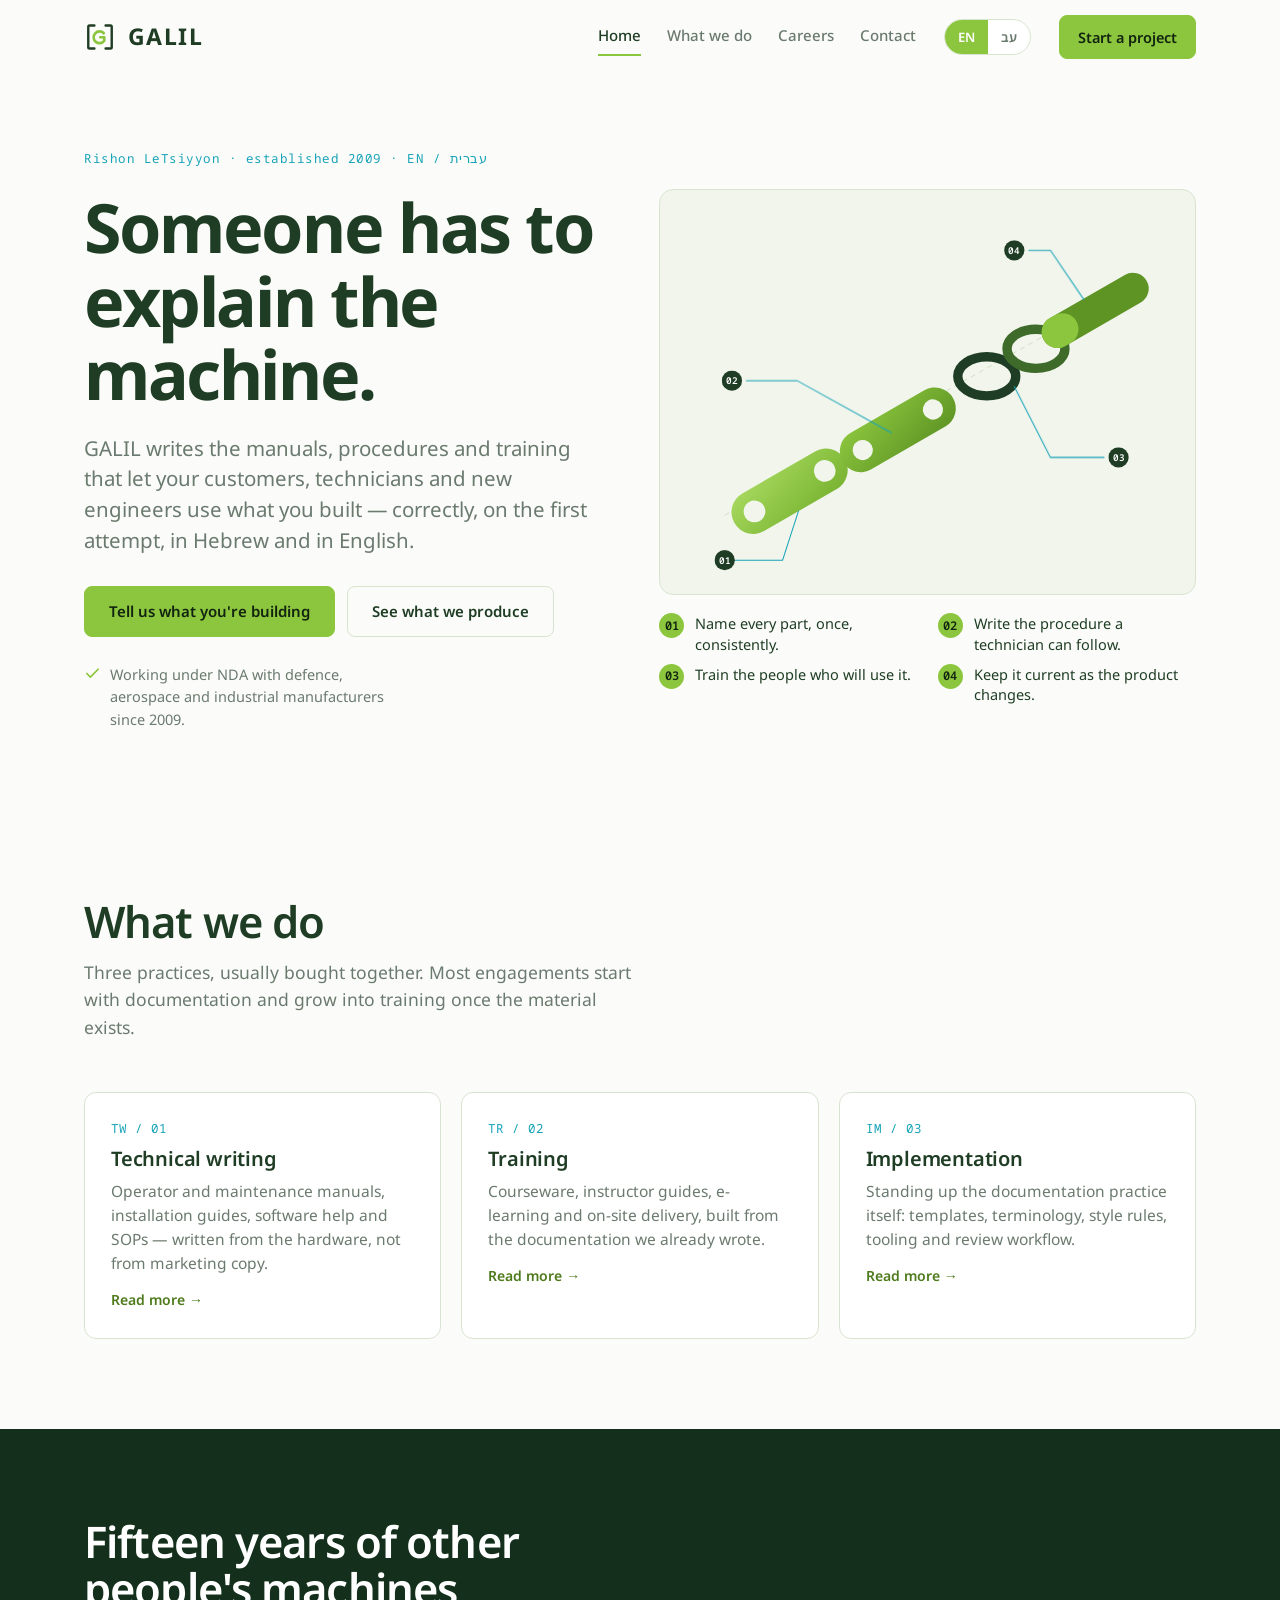
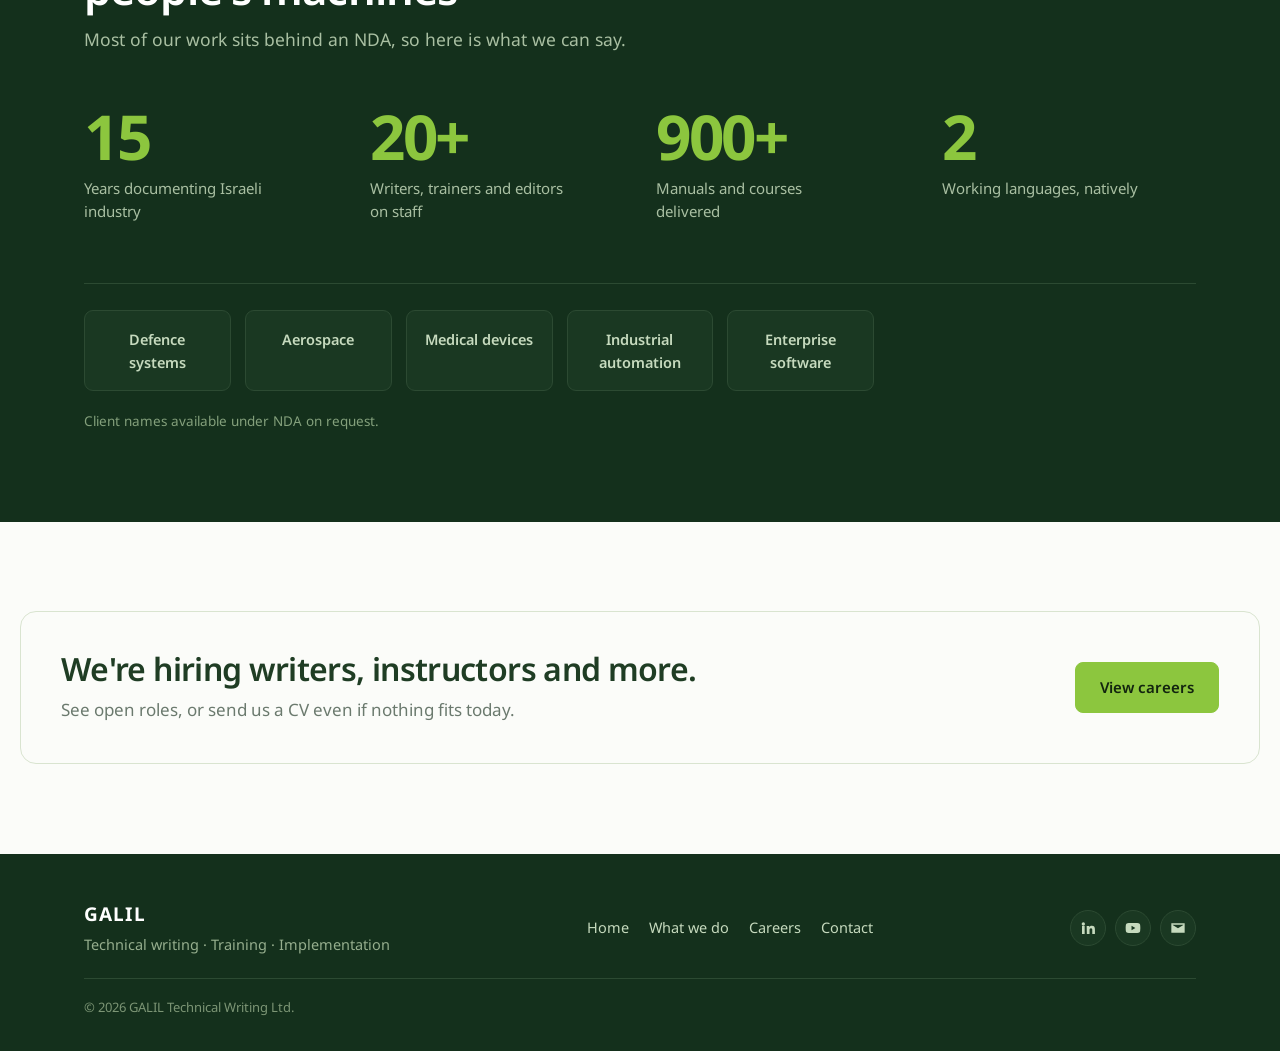
<file: site/index.html>
<!DOCTYPE html>
<html lang="en" dir="ltr">
<head>
<meta charset="utf-8">
<meta name="viewport" content="width=device-width, initial-scale=1">
<title>GALIL — Technical writing, training and implementation</title>
<meta name="description" content="GALIL turns complex machinery and software into documentation people can actually follow. Technical writing, training and implementation for Israeli industry.">
<link rel="preconnect" href="https://fonts.googleapis.com">
<link rel="preconnect" href="https://fonts.gstatic.com" crossorigin>
<link href="https://fonts.googleapis.com/css2?family=Noto+Sans+Hebrew:wght@400;500;600;700&family=Noto+Sans+Mono:wght@400;600&family=Noto+Sans:wght@400;500;600;700&display=swap" rel="stylesheet">
<link rel="icon" href="data:image/svg+xml,%3Csvg xmlns='http://www.w3.org/2000/svg' viewBox='0 0 240 240'%3E%3Cpath d='M78 34H42a10 10 0 00-10 10v152a10 10 0 0010 10h36' fill='none' stroke='%231F3D24' stroke-width='18' stroke-linecap='round'/%3E%3Cpath d='M162 34h36a10 10 0 0110 10v152a10 10 0 01-10 10h-36' fill='none' stroke='%231F3D24' stroke-width='18' stroke-linecap='round'/%3E%3Cpath d='M148 92A44 44 0 10152 148V122H122' fill='none' stroke='%238CC63E' stroke-width='20' stroke-linecap='round' stroke-linejoin='round'/%3E%3C/svg%3E">
<link rel="stylesheet" href="assets/styles.css">
</head>
<body>

<a class="btn btn-solid" href="#main" style="position:absolute;inset-inline-start:-9999px;top:0"
   onfocus="this.style.insetInlineStart='12px';this.style.top='12px';this.style.zIndex=99"
   onblur="this.style.insetInlineStart='-9999px'"
   data-en="Skip to content" data-he="דלג לתוכן">Skip to content</a>

<header id="hdr">
  <div class="wrap bar">
    <a class="brand" href="index.html" aria-label="GALIL home">
      <svg viewBox="0 0 240 240" aria-hidden="true">
        <path d="M78 34H42a10 10 0 00-10 10v152a10 10 0 0010 10h36" fill="none" stroke="#1F3D24" stroke-width="18" stroke-linecap="round" stroke-linejoin="round"/>
        <path d="M162 34h36a10 10 0 0110 10v152a10 10 0 01-10 10h-36" fill="none" stroke="#1F3D24" stroke-width="18" stroke-linecap="round" stroke-linejoin="round"/>
        <path d="M148 92A44 44 0 10152 148V122H122" fill="none" stroke="#8CC63E" stroke-width="20" stroke-linecap="round" stroke-linejoin="round"/>
      </svg>
      <b>GALIL</b>
    </a>

    <nav class="main" id="nav">
      <a href="index.html" aria-current="page" data-en="Home" data-he="בית">Home</a>
      <a href="services.html" data-en="What we do" data-he="מה אנחנו עושים">What we do</a>
      <a href="careers.html" data-en="Careers" data-he="דרושים">Careers</a>
      <a href="contact.html" data-en="Contact" data-he="צור קשר">Contact</a>
    </nav>

    <div class="lang" role="group" aria-label="Language">
      <button type="button" data-lang="en" aria-pressed="true">EN</button>
      <button type="button" data-lang="he" aria-pressed="false">עב</button>
    </div>

    <a class="btn btn-solid btn-ghost" href="contact.html" data-en="Start a project" data-he="התחילו פרויקט">Start a project</a>

    <button class="burger" id="burger" aria-expanded="false" aria-controls="nav" aria-label="Menu">
      <svg width="24" height="24" viewBox="0 0 24 24" fill="none" stroke="currentColor" stroke-width="2" stroke-linecap="round">
        <path d="M3 6h18M3 12h18M3 18h18"/>
      </svg>
    </button>
  </div>
</header>

<main id="main">

<!-- ===================== HERO ===================== -->
<section class="hero" id="top">
  <div class="wrap hero-grid">
    <div>
      <div class="rev" data-en="Rishon LeTsiyyon · established 2009 · EN / עברית"
                       data-he="ראשון לציון · משנת 2009 · עברית / EN">Rishon LeTsiyyon · established 2009 · EN / עברית</div>

      <h1 data-en="Someone has to explain the machine."
          data-he="מישהו צריך להסביר את המכונה.">Someone has to explain the machine.</h1>

      <p class="lede" data-en="GALIL writes the manuals, procedures and training that let your customers, technicians and new engineers use what you built — correctly, on the first attempt, in Hebrew and in English."
                      data-he="גליל כותבת את המדריכים, הנהלים וההדרכות שמאפשרים ללקוחות, לטכנאים ולמהנדסים החדשים שלכם להפעיל את מה שבניתם — נכון, כבר בפעם הראשונה, בעברית ובאנגלית.">GALIL writes the manuals, procedures and training that let your customers, technicians and new engineers use what you built — correctly, on the first attempt, in Hebrew and in English.</p>

      <div class="hero-cta">
        <a class="btn btn-solid" href="contact.html" data-en="Tell us what you're building" data-he="ספרו לנו מה אתם בונים">Tell us what you're building</a>
        <a class="btn btn-line" href="services.html" data-en="See what we produce" data-he="מה אנחנו מפיקים">See what we produce</a>
      </div>

      <p class="hero-note">
        <svg width="17" height="17" viewBox="0 0 24 24" fill="none" stroke="#8CC63E" stroke-width="2.4" stroke-linecap="round" stroke-linejoin="round" aria-hidden="true"><path d="M20 6 9 17l-5-5"/></svg>
        <span data-en="Working under NDA with defence, aerospace and industrial manufacturers since 2009."
              data-he="עובדים תחת הסכמי סודיות עם יצרנים בתחומי הביטחון, התעופה והתעשייה משנת 2009.">Working under NDA with defence, aerospace and industrial manufacturers since 2009.</span>
      </p>
    </div>

    <!-- exploded assembly with manual-style callouts -->
    <div class="diagram">
      <figure>
        <svg class="assy" id="assy" viewBox="0 0 700 520" role="img"
             aria-label="An exploded assembly drawing with four numbered callouts: name every part, write the procedure, train the technician, keep it current.">
          <defs>
            <linearGradient id="pl" x1="0" y1="0" x2="1" y2="1">
              <stop offset="0" stop-color="#A7D95F"/><stop offset="1" stop-color="#77B22F"/>
            </linearGradient>
            <linearGradient id="pl2" x1="0" y1="0" x2="1" y2="1">
              <stop offset="0" stop-color="#8CC63E"/><stop offset="1" stop-color="#5E9424"/>
            </linearGradient>
          </defs>

          <path d="M70 430 L640 110" stroke="#C4D6B8" stroke-width="1" stroke-dasharray="7 6"/>

          <g class="part" data-part="1">
            <g transform="rotate(-30 150 400)">
              <rect x="72" y="372" width="176" height="60" rx="30" fill="url(#pl)"/>
              <circle cx="104" cy="402" r="15" fill="#F1F5EC"/>
              <circle cx="216" cy="402" r="15" fill="#F1F5EC"/>
            </g>
          </g>

          <g class="part" data-part="2">
            <g transform="rotate(-30 300 316)">
              <rect x="222" y="288" width="176" height="58" rx="29" fill="url(#pl2)"/>
              <circle cx="254" cy="317" r="14" fill="#F1F5EC"/>
              <circle cx="366" cy="317" r="14" fill="#F1F5EC"/>
            </g>
          </g>

          <g class="part" data-part="3">
            <ellipse cx="432" cy="238" rx="40" ry="27" fill="none" stroke="#1F3D24" stroke-width="13"/>
            <ellipse cx="500" cy="200" rx="40" ry="27" fill="none" stroke="#3E6B2A" stroke-width="13"/>
          </g>

          <g class="part" data-part="4">
            <g transform="rotate(-30 580 148)">
              <rect x="500" y="126" width="164" height="44" rx="22" fill="#5E9424"/>
              <rect x="500" y="126" width="52" height="44" rx="22" fill="#8CC63E"/>
            </g>
          </g>

          <g id="callouts" stroke-linecap="round">
            <g class="cal" data-part="1">
              <path class="leader" style="--len:340;--d:.15s" d="M172 424 L150 492 L84 492"/>
              <g transform="translate(56 478)"><g class="bubble" style="--d:.28s">
                <circle cx="14" cy="14" r="14" fill="#1F3D24"/>
                <text x="14" y="19" text-anchor="middle" font-family="Noto Sans Mono,monospace" font-size="13" font-weight="600" fill="#fff">01</text>
              </g></g>
            </g>
            <g class="cal" data-part="2">
              <path class="leader" style="--len:340;--d:.3s" d="M300 316 L170 244 L100 244"/>
              <g transform="translate(66 230)"><g class="bubble" style="--d:.43s">
                <circle cx="14" cy="14" r="14" fill="#1F3D24"/>
                <text x="14" y="19" text-anchor="middle" font-family="Noto Sans Mono,monospace" font-size="13" font-weight="600" fill="#fff">02</text>
              </g></g>
            </g>
            <g class="cal" data-part="3">
              <path class="leader" style="--len:340;--d:.45s" d="M470 252 L520 350 L594 350"/>
              <g transform="translate(600 336)"><g class="bubble" style="--d:.58s">
                <circle cx="14" cy="14" r="14" fill="#1F3D24"/>
                <text x="14" y="19" text-anchor="middle" font-family="Noto Sans Mono,monospace" font-size="13" font-weight="600" fill="#fff">03</text>
              </g></g>
            </g>
            <g class="cal" data-part="4">
              <path class="leader" style="--len:340;--d:.6s" d="M566 132 L520 64 L490 64"/>
              <g transform="translate(456 50)"><g class="bubble" style="--d:.73s">
                <circle cx="14" cy="14" r="14" fill="#1F3D24"/>
                <text x="14" y="19" text-anchor="middle" font-family="Noto Sans Mono,monospace" font-size="13" font-weight="600" fill="#fff">04</text>
              </g></g>
            </g>
          </g>
        </svg>
      </figure>

      <ul class="key" id="key">
        <li data-part="1"><span class="n">01</span><span data-en="Name every part, once, consistently." data-he="לתת שם לכל רכיב — פעם אחת, באופן עקבי.">Name every part, once, consistently.</span></li>
        <li data-part="2"><span class="n">02</span><span data-en="Write the procedure a technician can follow." data-he="לכתוב נוהל שטכנאי יכול באמת לבצע.">Write the procedure a technician can follow.</span></li>
        <li data-part="3"><span class="n">03</span><span data-en="Train the people who will use it." data-he="להדריך את מי שישתמש במערכת.">Train the people who will use it.</span></li>
        <li data-part="4"><span class="n">04</span><span data-en="Keep it current as the product changes." data-he="לתחזק את התיעוד ככל שהמוצר משתנה.">Keep it current as the product changes.</span></li>
      </ul>
    </div>
  </div>
</section>

<!-- ===================== WHAT WE DO (teaser) ===================== -->
<section id="services">
  <div class="wrap">
    <div class="head">
      <h2 data-en="What we do" data-he="מה אנחנו עושים">What we do</h2>
      <p data-en="Three practices, usually bought together. Most engagements start with documentation and grow into training once the material exists."
         data-he="שלושה תחומי פעילות, שנרכשים בדרך כלל יחד. רוב הפרויקטים מתחילים בתיעוד ומתרחבים להדרכה ברגע שהחומר קיים.">Three practices, usually bought together. Most engagements start with documentation and grow into training once the material exists.</p>
    </div>
    <div class="teasers">
      <div class="teaser">
        <div class="ref">TW / 01</div>
        <h3 data-en="Technical writing" data-he="כתיבה טכנית">Technical writing</h3>
        <p data-en="Operator and maintenance manuals, installation guides, software help and SOPs — written from the hardware, not from marketing copy."
           data-he="מדריכי הפעלה ותחזוקה, מדריכי התקנה, עזרה למשתמש ונהלי עבודה — נכתב מול החומרה, לא מתוך חומר שיווקי.">Operator and maintenance manuals, installation guides, software help and SOPs — written from the hardware, not from marketing copy.</p>
        <a class="more" href="services.html#tw" data-en="Read more →" data-he="עוד ←">Read more →</a>
      </div>
      <div class="teaser">
        <div class="ref">TR / 02</div>
        <h3 data-en="Training" data-he="הדרכה">Training</h3>
        <p data-en="Courseware, instructor guides, e-learning and on-site delivery, built from the documentation we already wrote."
           data-he="חומרי לימוד, מדריכים למנחה, לומדות והעברת הדרכות באתר הלקוח, בנויים מתוך התיעוד שכתבנו.">Courseware, instructor guides, e-learning and on-site delivery, built from the documentation we already wrote.</p>
        <a class="more" href="services.html#tr" data-en="Read more →" data-he="עוד ←">Read more →</a>
      </div>
      <div class="teaser">
        <div class="ref">IM / 03</div>
        <h3 data-en="Implementation" data-he="הטמעה">Implementation</h3>
        <p data-en="Standing up the documentation practice itself: templates, terminology, style rules, tooling and review workflow."
           data-he="הקמת מערך התיעוד עצמו: תבניות, מונחון, כללי סגנון, כלים ותהליך אישור.">Standing up the documentation practice itself: templates, terminology, style rules, tooling and review workflow.</p>
        <a class="more" href="services.html#im" data-en="Read more →" data-he="עוד ←">Read more →</a>
      </div>
    </div>
  </div>
</section>

<!-- ===================== PROOF ===================== -->
<section class="proof" id="proof">
  <div class="wrap">
    <div class="head">
      <h2 data-en="Fifteen years of other people's machines" data-he="חמש־עשרה שנה של מכונות של אחרים">Fifteen years of other people's machines</h2>
      <p data-en="Most of our work sits behind an NDA, so here is what we can say."
         data-he="רוב העבודה שלנו נמצאת תחת הסכמי סודיות, ולכן הנה מה שכן אפשר לומר.">Most of our work sits behind an NDA, so here is what we can say.</p>
    </div>

    <div class="stats">
      <div class="stat"><div class="v">15</div><div class="l" data-en="Years documenting Israeli industry" data-he="שנות תיעוד בתעשייה הישראלית">Years documenting Israeli industry</div></div>
      <div class="stat"><div class="v">20+</div><div class="l" data-en="Writers, trainers and editors on staff" data-he="כתבים, מדריכים ועורכים בצוות">Writers, trainers and editors on staff</div></div>
      <div class="stat"><div class="v">900+</div><div class="l" data-en="Manuals and courses delivered" data-he="מדריכים וקורסים שנמסרו">Manuals and courses delivered</div></div>
      <div class="stat"><div class="v">2</div><div class="l" data-en="Working languages, natively" data-he="שפות עבודה, ברמת שפת אם">Working languages, natively</div></div>
    </div>

    <div class="wall">
      <div data-en="Defence systems" data-he="מערכות ביטחוניות">Defence systems</div>
      <div data-en="Aerospace" data-he="תעופה וחלל">Aerospace</div>
      <div data-en="Medical devices" data-he="מכשור רפואי">Medical devices</div>
      <div data-en="Industrial automation" data-he="אוטומציה תעשייתית">Industrial automation</div>
      <div data-en="Enterprise software" data-he="תוכנה ארגונית">Enterprise software</div>
      <p data-en="Client names available under NDA on request." data-he="שמות לקוחות יימסרו בכפוף להסכם סודיות.">Client names available under NDA on request.</p>
    </div>
  </div>
</section>

<!-- ===================== HIRING BANNER ===================== -->
<section id="hiring-banner">
  <div class="wrap" style="display:flex;flex-wrap:wrap;gap:24px;align-items:center;justify-content:space-between;border:1px solid var(--rule);border-radius:16px;padding:clamp(26px,4vw,40px)">
    <div>
      <h2 style="font-size:clamp(24px,2.6vw,32px)" data-en="We're hiring writers, instructors and more." data-he="אנחנו מגייסים כותבים, מדריכים ועוד.">We're hiring writers, instructors and more.</h2>
      <p style="margin:10px 0 0;color:var(--steel)" data-en="See open roles, or send us a CV even if nothing fits today." data-he="ראו משרות פתוחות, או שלחו לנו קורות חיים גם אם דבר לא מתאים כרגע.">See open roles, or send us a CV even if nothing fits today.</p>
    </div>
    <a class="btn btn-solid" href="careers.html" data-en="View careers" data-he="למשרות">View careers</a>
  </div>
</section>

</main>

<footer>
  <div class="wrap f-grid">
    <div>
      <div style="color:#fff;font-weight:700;letter-spacing:.06em;font-size:19px;margin-bottom:4px">GALIL</div>
      <div data-en="Technical writing · Training · Implementation" data-he="כתיבה טכנית · הדרכה · הטמעה">Technical writing · Training · Implementation</div>
    </div>
    <nav class="f-links">
      <a href="index.html" data-en="Home" data-he="בית">Home</a>
      <a href="services.html" data-en="What we do" data-he="מה אנחנו עושים">What we do</a>
      <a href="careers.html" data-en="Careers" data-he="דרושים">Careers</a>
      <a href="contact.html" data-en="Contact" data-he="צור קשר">Contact</a>
    </nav>
    <div class="social">
      <a href="index.html" aria-label="LinkedIn"><svg viewBox="0 0 24 24"><path d="M4.98 3.5a2.5 2.5 0 11.02 5 2.5 2.5 0 01-.02-5zM3 9h4v12H3zM10 9h3.8v1.7h.05c.53-.95 1.83-1.95 3.77-1.95 4.03 0 4.78 2.5 4.78 5.76V21h-4v-5.6c0-1.34-.03-3.07-1.9-3.07-1.9 0-2.2 1.46-2.2 2.97V21h-4z"/></svg></a>
      <a href="index.html" aria-label="YouTube"><svg viewBox="0 0 24 24"><path d="M23 12s0-3.5-.45-5.17a2.7 2.7 0 00-1.9-1.9C18.98 4.5 12 4.5 12 4.5s-6.98 0-8.65.43a2.7 2.7 0 00-1.9 1.9C1 8.5 1 12 1 12s0 3.5.45 5.17a2.7 2.7 0 001.9 1.9c1.67.43 8.65.43 8.65.43s6.98 0 8.65-.43a2.7 2.7 0 001.9-1.9C23 15.5 23 12 23 12zM9.8 15.4V8.6l5.8 3.4z"/></svg></a>
      <a href="mailto:info@galiltc.co.il" aria-label="Email"><svg viewBox="0 0 24 24"><path d="M2 5h20v14H2zm2 2v.5l8 5 8-5V7z"/></svg></a>
    </div>
    <div style="width:100%;border-top:1px solid #2C4A32;padding-top:18px;font-size:13px;color:#7C9575">
      <span data-en="© 2026 GALIL Technical Writing Ltd." data-he="© 2026 גליל כתיבה טכנית בע״מ.">© 2026 GALIL Technical Writing Ltd.</span>
    </div>
  </div>
</footer>

<script src="assets/site.js"></script>
</body>
</html>
</file>
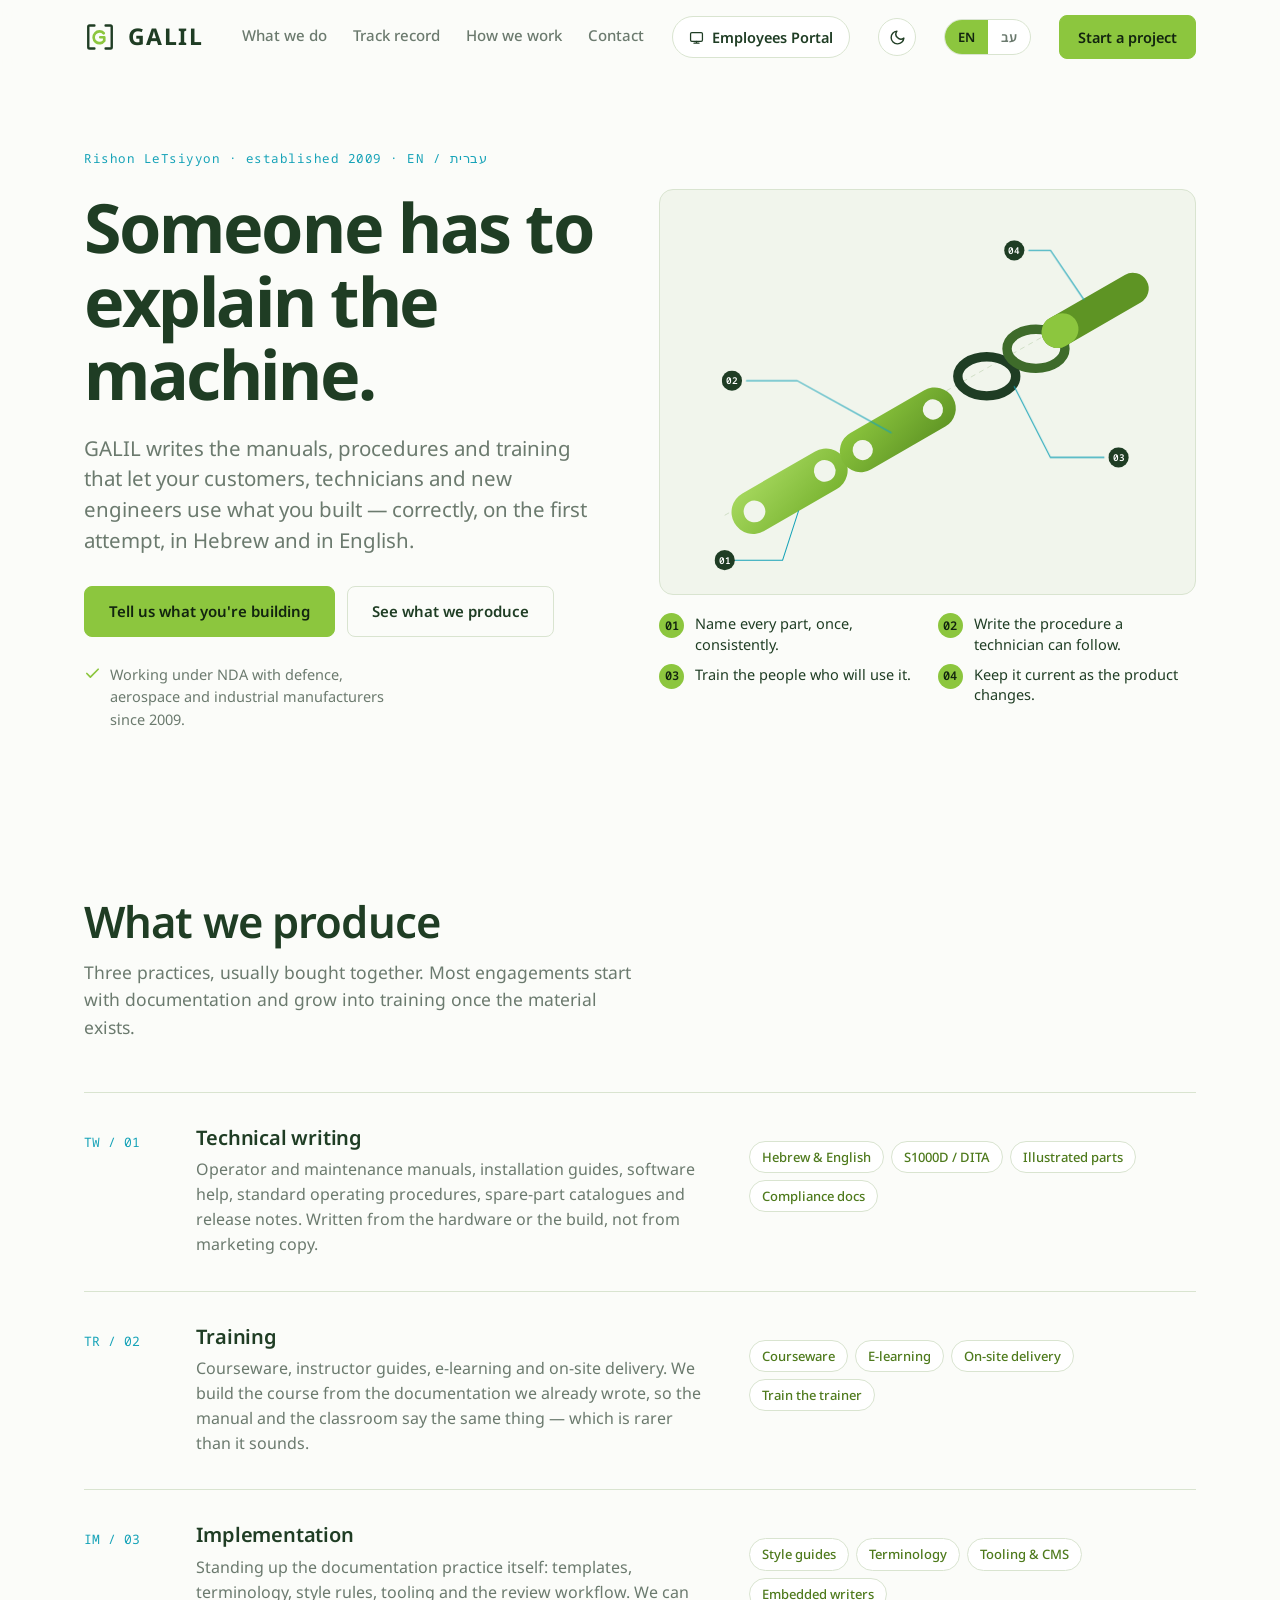
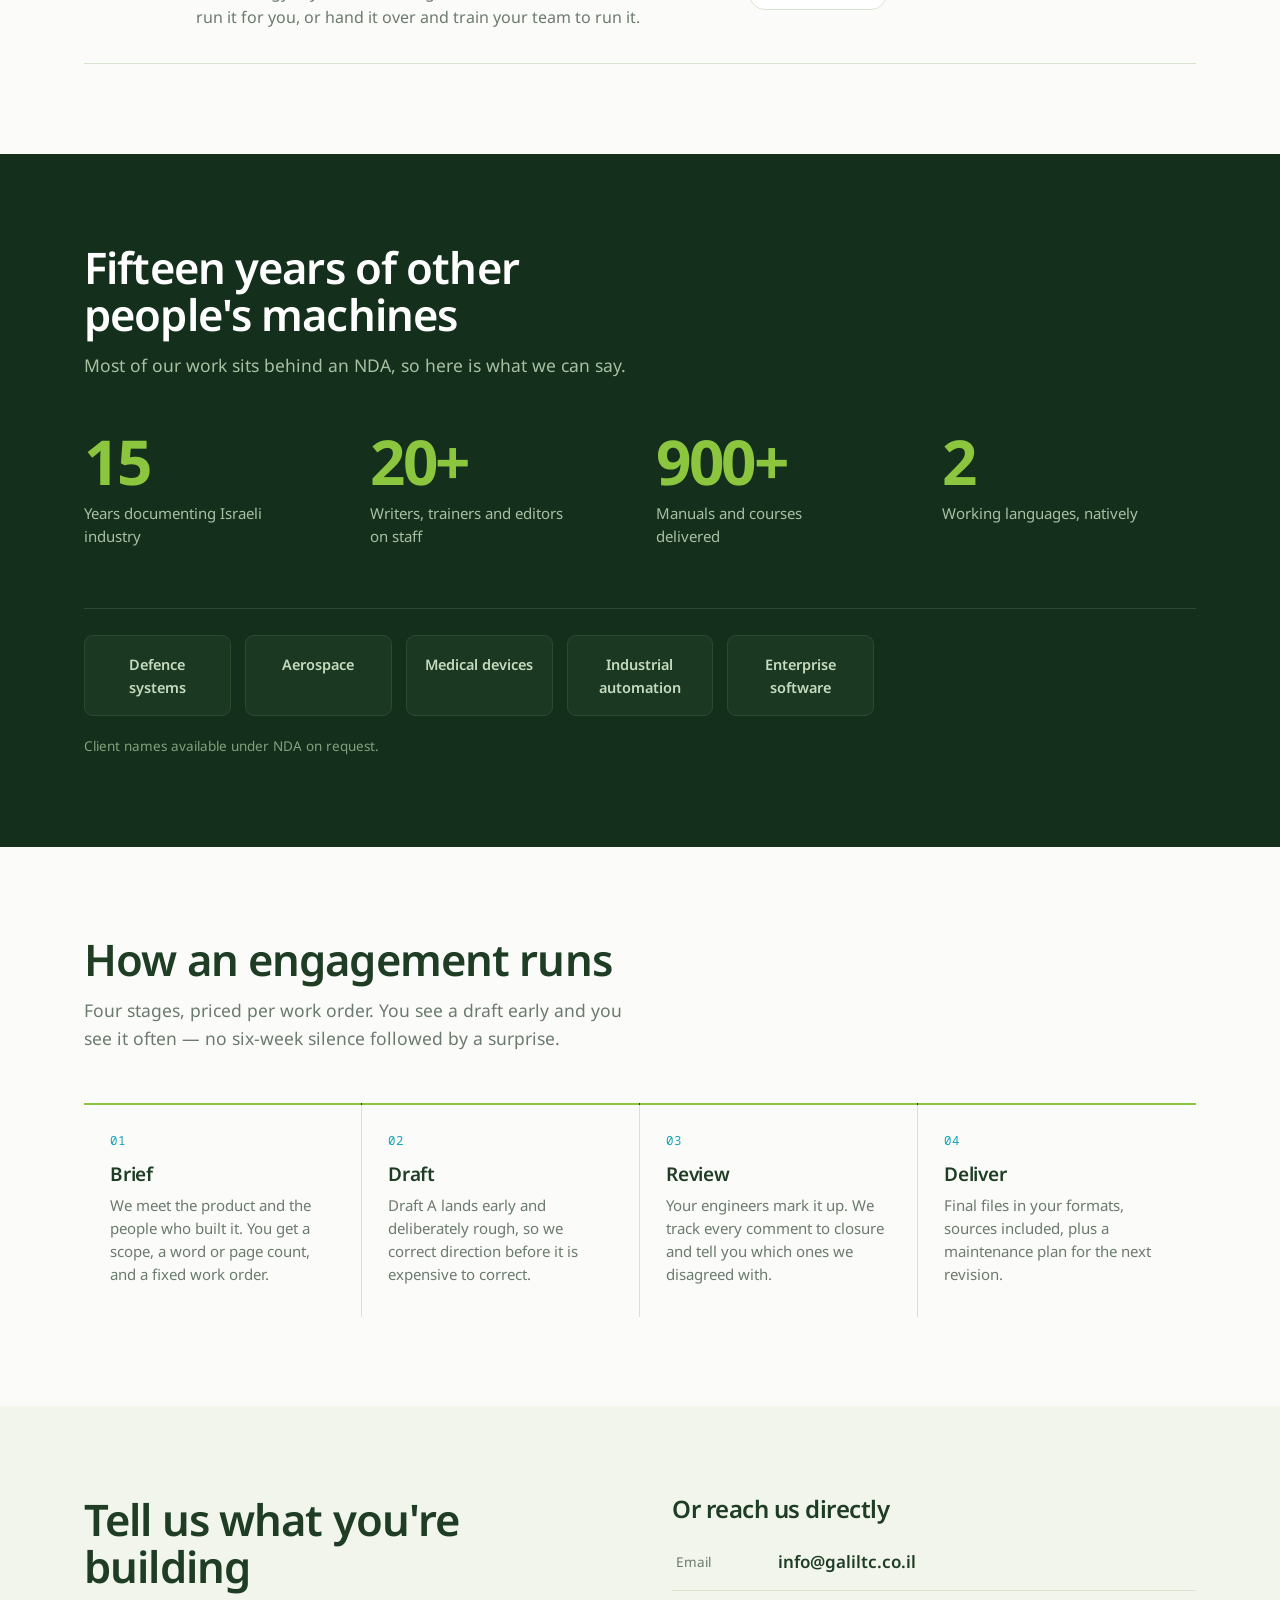
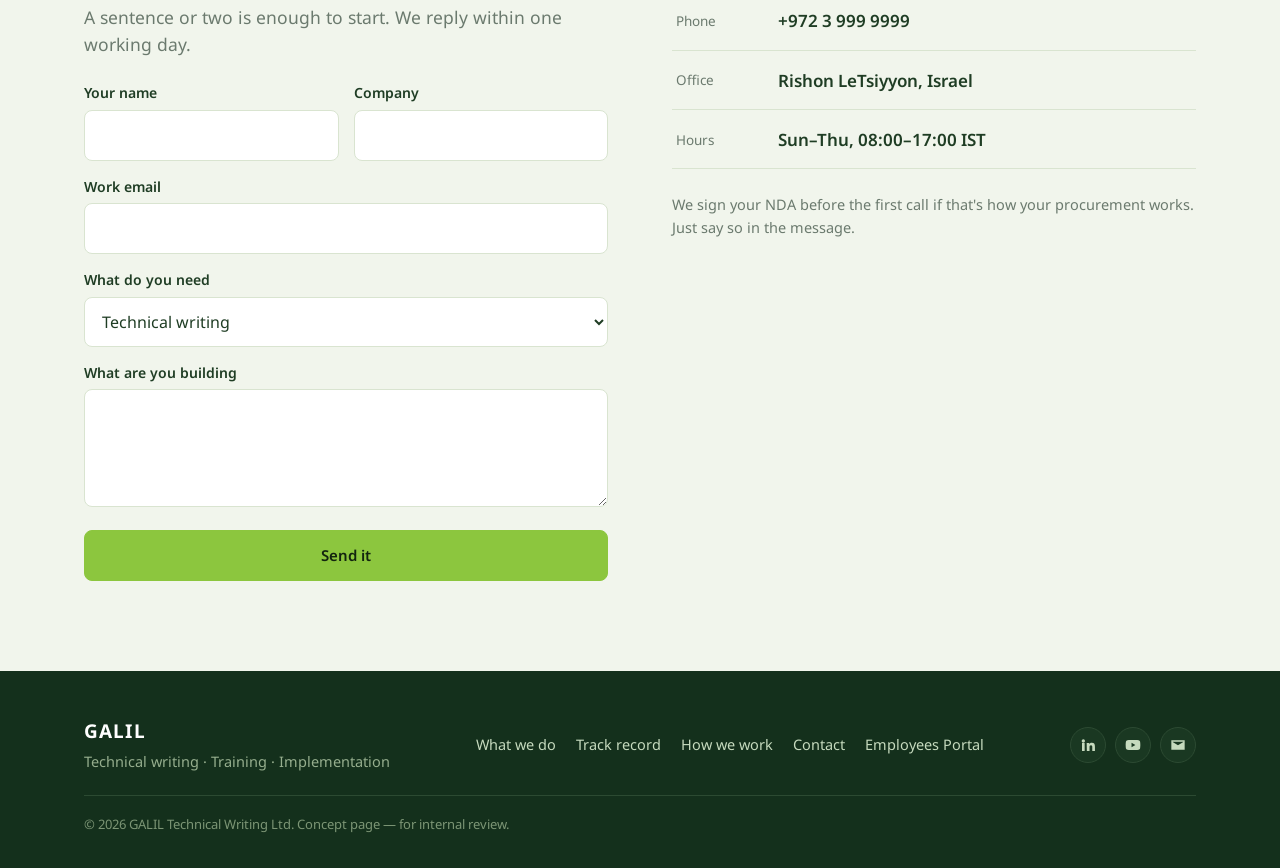
<file: website-concept/index.html>
<!DOCTYPE html>
<html lang="en" dir="ltr">
<head>
<meta charset="utf-8">
<meta name="viewport" content="width=device-width, initial-scale=1">
<title>GALIL — Technical writing, training and implementation</title>
<meta name="description" content="GALIL turns complex machinery and software into documentation people can actually follow. Technical writing, training and implementation for Israeli industry.">
<link rel="preconnect" href="https://fonts.googleapis.com">
<link rel="preconnect" href="https://fonts.gstatic.com" crossorigin>
<link href="https://fonts.googleapis.com/css2?family=Noto+Sans+Hebrew:wght@400;500;600;700&family=Noto+Sans+Mono:wght@400;600&family=Noto+Sans:wght@400;500;600;700&display=swap" rel="stylesheet">
<script>
/* set the theme before the first paint */
(function(){try{var v=localStorage.getItem("galil-site-theme");
if(v!=="dark"&&v!=="light"){v=window.matchMedia&&window.matchMedia("(prefers-color-scheme: dark)").matches?"dark":"light";}
document.documentElement.setAttribute("data-theme",v);}catch(e){}})();
</script>
<link rel="icon" href="data:image/svg+xml,%3Csvg xmlns='http://www.w3.org/2000/svg' viewBox='0 0 240 240'%3E%3Cpath d='M78 34H42a10 10 0 00-10 10v152a10 10 0 0010 10h36' fill='none' stroke='%231F3D24' stroke-width='18' stroke-linecap='round'/%3E%3Cpath d='M162 34h36a10 10 0 0110 10v152a10 10 0 01-10 10h-36' fill='none' stroke='%231F3D24' stroke-width='18' stroke-linecap='round'/%3E%3Cpath d='M148 92A44 44 0 10152 148V122H122' fill='none' stroke='%238CC63E' stroke-width='20' stroke-linecap='round' stroke-linejoin='round'/%3E%3C/svg%3E">

<style>
/* ============================================================
   GALIL — single-page concept
   Palette A (Continuity) + Noto Sans, per the brand deck.
   Swap the six tokens below to preview palette B or C.
   ============================================================ */
:root{
  --paper:#FBFCF9;
  --surface:#F1F5EC;
  --forest:#1F3D24;      /* body ink — a real deep green, not a tinted black */
  --forest-deep:#14301C; /* dark sections */
  --green:#8CC63E;       /* company green */
  --green-deep:#4E7A1C;
  --steel:#6B7A6E;       /* secondary text */
  --rule:#D9E4D0;
  --annot:#17A3B8;       /* annotation ink — leader lines, technical marks */

  --sans:"Noto Sans","Noto Sans Hebrew","Segoe UI",Arial,sans-serif;
  --mono:"Noto Sans Mono",ui-monospace,"Cascadia Mono",Consolas,monospace;

  --card:#FFFFFF;        /* anything that sits on the paper as a white surface */
  --on-green:#12240F;    /* text on a green fill */
  --on-solid:#FFFFFF;    /* text on a deep-green fill */
  --hdr-bg:rgba(251,252,249,.88);

  --gutter:clamp(20px,5vw,88px);
  --max:1240px;
  color-scheme:light;
}

/* ---------- dark theme ----------
   An explicit choice wins; with no choice stored the page follows the device.
   The deep-green sections (track record, footer) are dark in both themes, so
   only the paper-side tokens move. */
:root[data-theme="dark"]{
  --paper:#0E1710;
  --surface:#16211A;
  --forest:#E4EFE0;
  --forest-deep:#0A1209;
  --green:#9FD154;
  --green-deep:#B6E072;
  --steel:#9AAD96;
  --rule:#2A3A2C;
  --annot:#49C2D4;
  --card:#1A261C;
  --on-green:#0E1B0B;
  --on-solid:#0E1B0B;
  --hdr-bg:rgba(14,23,16,.9);
  color-scheme:dark;
}
@media (prefers-color-scheme:dark){
  :root:not([data-theme="light"]){
    --paper:#0E1710;
    --surface:#16211A;
    --forest:#E4EFE0;
    --forest-deep:#0A1209;
    --green:#9FD154;
    --green-deep:#B6E072;
    --steel:#9AAD96;
    --rule:#2A3A2C;
    --annot:#49C2D4;
    --card:#1A261C;
    --on-green:#0E1B0B;
    --on-solid:#0E1B0B;
    --hdr-bg:rgba(14,23,16,.9);
    color-scheme:dark;
  }
}

*,*::before,*::after{box-sizing:border-box}
html{scroll-behavior:smooth;-webkit-text-size-adjust:100%}
@media (prefers-reduced-motion:reduce){html{scroll-behavior:auto}}
body{
  margin:0;background:var(--paper);color:var(--forest);
  font-family:var(--sans);font-size:17px;line-height:1.55;font-weight:400;
  -webkit-font-smoothing:antialiased;
}
img,svg{max-width:100%}
a{color:inherit}
:focus-visible{outline:3px solid var(--green-deep);outline-offset:3px;border-radius:2px}

.wrap{max-width:var(--max);margin-inline:auto;padding-inline:var(--gutter)}

h1,h2,h3{margin:0;font-weight:600;letter-spacing:-.02em;line-height:1.08}
h1{font-size:clamp(38px,5.6vw,68px);font-weight:700;letter-spacing:-.035em}
h2{font-size:clamp(28px,3.4vw,44px)}
h3{font-size:20px;letter-spacing:-.01em}
p{margin:0 0 1em}
.lede{font-size:clamp(18px,1.6vw,21px);line-height:1.5;color:var(--steel);max-width:44ch}

/* ---------- header ---------- */
header{
  position:sticky;top:0;z-index:60;background:var(--hdr-bg);
  backdrop-filter:saturate(1.4) blur(10px);border-bottom:1px solid transparent;
  transition:border-color .2s,box-shadow .2s;
}
header.stuck{border-bottom-color:var(--rule)}
.bar{display:flex;flex-wrap:wrap;align-items:center;gap:12px 28px;min-height:74px;padding-block:10px}
.brand{display:flex;align-items:center;gap:12px;text-decoration:none;flex:0 0 auto}
.brand svg{width:32px;height:32px;display:block}
.brand b{font-size:23px;font-weight:700;letter-spacing:.06em}
nav.main{display:flex;gap:26px;margin-inline-start:auto;flex-shrink:0}
nav.main a{
  text-decoration:none;color:var(--steel);font-size:15px;font-weight:500;
  padding:6px 0;border-bottom:2px solid transparent;transition:color .15s,border-color .15s;
  white-space:nowrap;flex-shrink:0;
}
nav.main a:hover{color:var(--forest);border-bottom-color:var(--green)}
.lang{display:flex;border:1px solid var(--rule);border-radius:999px;overflow:hidden;background:var(--card);flex-shrink:0}
.lang button{
  font:inherit;font-size:13px;font-weight:600;border:0;background:transparent;color:var(--steel);
  padding:7px 13px;cursor:pointer;transition:background .15s,color .15s;
}
.lang button[aria-pressed="true"]{background:var(--green);color:var(--on-green)}
.btn{
  display:inline-flex;align-items:center;justify-content:center;gap:9px;
  font:inherit;font-size:15px;font-weight:600;text-decoration:none;cursor:pointer;
  padding:13px 24px;border-radius:8px;border:1.5px solid transparent;transition:.16s;
  white-space:nowrap;flex-shrink:0;
}
.btn-solid{background:var(--green);color:var(--on-green);border-color:var(--green)}
.btn-solid:hover{background:var(--green-deep);border-color:var(--green-deep);color:var(--on-solid)}
.btn-line{background:transparent;color:var(--forest);border-color:var(--rule)}
.btn-line:hover{border-color:var(--forest);background:var(--card)}
.btn-ghost{padding:10px 18px;font-size:14.5px}
.burger{display:none;background:none;border:0;padding:8px;cursor:pointer;color:var(--forest)}
/* theme switch and the employee portal link */
.themebtn{
  flex:0 0 auto;width:38px;height:38px;border-radius:999px;cursor:pointer;
  border:1px solid var(--rule);background:var(--card);color:var(--forest);
  display:grid;place-items:center;transition:.15s;
}
.themebtn:hover{border-color:var(--green);color:var(--green-deep)}
.themebtn svg{width:17px;height:17px;display:block}
.portal{
  display:inline-flex;align-items:center;gap:8px;text-decoration:none;flex:0 0 auto;
  font-size:14.5px;font-weight:600;padding:9px 16px;border-radius:999px;
  border:1.5px solid var(--rule);background:var(--card);color:var(--forest);transition:.16s;
  white-space:nowrap;
}
.portal:hover{border-color:var(--green);background:var(--green);color:var(--on-green)}
.portal svg{width:15px;height:15px;flex:0 0 auto}
.f-portal{display:flex;gap:14px;flex-wrap:wrap;align-items:center}

/* ---------- hero ---------- */
.hero{padding:clamp(40px,6vw,74px) 0 clamp(40px,5vw,66px)}
.hero-grid{display:grid;grid-template-columns:minmax(0,1fr) minmax(0,1.05fr);gap:clamp(32px,5vw,72px);align-items:center}
.rev{font-family:var(--mono);font-size:12.5px;color:var(--annot);letter-spacing:.04em;margin-bottom:22px}
.hero h1{margin-bottom:22px}
.hero-cta{display:flex;flex-wrap:wrap;gap:12px;margin-top:30px}
.hero-note{margin-top:26px;font-size:14.5px;color:var(--steel);display:flex;gap:9px;align-items:flex-start;max-width:40ch}
.hero-note svg{flex:0 0 auto;margin-top:2px}

/* exploded diagram + callouts */
.diagram{position:relative}
.diagram figure{margin:0;position:relative;background:var(--surface);border:1px solid var(--rule);border-radius:14px;padding:14px}
.diagram svg.assy{display:block;width:100%;height:auto}
.part{transition:opacity .25s,transform .25s;transform-origin:center;transform-box:fill-box}
.dim{opacity:.24}
.leader{stroke:var(--annot);stroke-width:1.4;fill:none;stroke-dasharray:var(--len);stroke-dashoffset:var(--len)}
.play .leader{animation:draw .5s ease forwards;animation-delay:var(--d)}
@keyframes draw{to{stroke-dashoffset:0}}
.bubble{opacity:0;transform-box:fill-box;transform-origin:center}
.play .bubble{animation:pop .38s cubic-bezier(.2,.9,.3,1.2) forwards;animation-delay:var(--d)}
@keyframes pop{from{opacity:0;transform:scale(.6)}to{opacity:1;transform:scale(1)}}
@media (prefers-reduced-motion:reduce){
  .leader{stroke-dashoffset:0!important;animation:none!important}
  .bubble{opacity:1!important;animation:none!important}
}
.key{list-style:none;margin:18px 0 0;padding:0;display:grid;grid-template-columns:1fr 1fr;gap:10px 20px}
.key li{display:flex;gap:11px;align-items:flex-start;font-size:14.5px;line-height:1.4;cursor:default}
.key .n{
  flex:0 0 auto;width:25px;height:25px;border-radius:50%;background:var(--green);color:var(--on-green);
  font-family:var(--mono);font-size:12px;font-weight:600;display:grid;place-items:center;
}
.key li.on .n{background:var(--forest);color:var(--paper)}

/* ---------- generic section ---------- */
section{padding:clamp(56px,7vw,104px) 0}
.head{max-width:56ch;margin-bottom:clamp(34px,4vw,52px)}
.head p{color:var(--steel);margin-top:14px;font-size:17.5px}

/* ---------- services: annotated entries, not cards ---------- */
.svc{border-top:1px solid var(--rule)}
.svc-row{
  display:grid;grid-template-columns:minmax(0,74px) minmax(0,1.15fr) minmax(0,1fr);
  gap:clamp(16px,3vw,44px);padding:34px 0;border-bottom:1px solid var(--rule);align-items:start;
}
.svc-row .ref{font-family:var(--mono);font-size:13px;color:var(--annot);padding-top:5px}
.svc-row h3{margin-bottom:9px}
.svc-row p{margin:0;color:var(--steel);font-size:16px}
.svc-row ul{margin:14px 0 0;padding:0;list-style:none;display:flex;flex-wrap:wrap;gap:7px}
.svc-row li{
  font-size:13px;font-weight:500;color:var(--green-deep);background:var(--card);
  border:1px solid var(--rule);border-radius:999px;padding:5px 12px;
}

/* ---------- proof ---------- */
.proof{background:var(--forest-deep);color:#EAF2E4}
.proof h2{color:#fff}
.proof .head p{color:#A9BFA2}
.stats{display:grid;grid-template-columns:repeat(4,1fr);gap:clamp(14px,2.5vw,34px);margin-bottom:clamp(38px,5vw,60px)}
.stat .v{font-size:clamp(40px,5vw,62px);font-weight:700;letter-spacing:-.04em;color:var(--green);line-height:1}
.stat .l{margin-top:10px;font-size:15px;color:#A9BFA2;max-width:22ch}
.wall{border-top:1px solid #2C4A32;padding-top:26px;display:grid;grid-template-columns:repeat(auto-fit,minmax(140px,1fr));gap:14px}
.wall div{
  border:1px solid #2C4A32;border-radius:9px;padding:17px 14px;text-align:center;
  font-size:14.5px;font-weight:600;color:#C6DABE;background:#1A3822;
}
.wall p{grid-column:1/-1;margin:6px 0 0;font-size:13.5px;color:#84A07C}

/* ---------- process: a real sequence ---------- */
.steps{display:grid;grid-template-columns:repeat(4,1fr);gap:0;border-top:2px solid var(--forest)}
.step{padding:26px 26px 30px;border-inline-end:1px solid var(--rule);position:relative}
.step:last-child{border-inline-end:0}
.step .n{font-family:var(--mono);font-size:12.5px;color:var(--annot);margin-bottom:14px}
.step h3{font-size:19px;margin-bottom:9px}
.step p{margin:0;font-size:15px;color:var(--steel)}
.step::before{content:"";position:absolute;inset-block-start:-2px;inset-inline-start:0;width:0;height:2px;background:var(--green);transition:width .5s ease}
.steps.lit .step::before{width:100%}
.steps.lit .step:nth-child(2)::before{transition-delay:.12s}
.steps.lit .step:nth-child(3)::before{transition-delay:.24s}
.steps.lit .step:nth-child(4)::before{transition-delay:.36s}

/* ---------- contact ---------- */
.contact{background:var(--surface)}
.c-grid{display:grid;grid-template-columns:minmax(0,1fr) minmax(0,1fr);gap:clamp(30px,5vw,72px);align-items:start}
form{display:grid;gap:15px}
.field label{display:block;font-size:14px;font-weight:600;margin-bottom:6px}
.field input,.field textarea,.field select{
  width:100%;font:inherit;font-size:16px;color:var(--forest);background:var(--card);
  border:1.5px solid var(--rule);border-radius:8px;padding:12px 13px;transition:border-color .15s;
}
.field textarea{min-height:118px;resize:vertical}
.field input:focus,.field textarea:focus,.field select:focus{border-color:var(--green);outline:none}
.field.bad input,.field.bad textarea{border-color:#C0392B}
.err{display:none;color:#C0392B;font-size:13.5px;margin-top:5px}
.field.bad .err{display:block}
.two{display:grid;grid-template-columns:1fr 1fr;gap:15px}
.sent{
  display:none;background:var(--card);border:1.5px solid var(--green);border-radius:10px;
  padding:16px 18px;font-size:15.5px;
}
.sent.show{display:block}
.reach{display:grid;gap:2px}
.reach a{
  display:flex;gap:14px;align-items:center;text-decoration:none;padding:15px 4px;
  border-bottom:1px solid var(--rule);transition:padding-inline-start .15s;
}
.reach a:hover{padding-inline-start:10px}
.reach .k{font-size:13.5px;color:var(--steel);min-width:88px}
.reach .v{font-weight:600}

/* ---------- footer ---------- */
footer{background:var(--forest-deep);color:#96AE8E;padding:46px 0 34px;font-size:14.5px}
.f-grid{display:flex;flex-wrap:wrap;gap:22px;align-items:center;justify-content:space-between}
footer a{color:#C6DABE;text-decoration:none}
footer a:hover{color:var(--green)}
.f-links{display:flex;gap:20px;flex-wrap:wrap}
.social{display:flex;gap:9px}
.social a{
  width:36px;height:36px;border-radius:50%;background:#1A3822;border:1px solid #2C4A32;
  display:grid;place-items:center;transition:background .15s;
}
.social a:hover{background:var(--green)}
.social svg{width:16px;height:16px;fill:#C6DABE}
.social a:hover svg{fill:#12240F}
.social a:hover{color:#12240F}

/* ---------- rtl + responsive ---------- */
[dir="rtl"] .rev,[dir="rtl"] .step .n,[dir="rtl"] .svc-row .ref{direction:rtl}
[dir="rtl"] .brand b{letter-spacing:0}

@media (max-width:1000px){
  .hero-grid{grid-template-columns:1fr;gap:36px}
  .stats{grid-template-columns:repeat(2,1fr);gap:28px}
  .steps{grid-template-columns:1fr 1fr}
  .step:nth-child(2){border-inline-end:0}
  .step:nth-child(1),.step:nth-child(2){border-bottom:1px solid var(--rule)}
  .c-grid{grid-template-columns:1fr}
}
@media (max-width:560px){
  .lang{display:none}
}
@media (max-width:820px){
  nav.main{
    position:fixed;inset:74px 0 auto;flex-direction:column;gap:0;background:var(--paper);
    border-bottom:1px solid var(--rule);padding:8px var(--gutter) 20px;display:none;
  }
  nav.main.open{display:flex}
  nav.main a{padding:14px 0;border-bottom:1px solid var(--rule);font-size:17px}
  .burger{display:block;margin-inline-start:auto;order:3}
  .lang{order:2}
  header .btn-ghost{display:none}
  .portal{padding:9px 11px}
  .portal span{display:none}
  .bar{gap:14px}
  .svc-row{grid-template-columns:1fr;gap:12px}
  .svc-row .ref{padding-top:0}
  .key{grid-template-columns:1fr}
  .steps{grid-template-columns:1fr}
  .step{border-inline-end:0;border-bottom:1px solid var(--rule)}
  .two{grid-template-columns:1fr}
}
</style>
</head>
<body>

<a class="btn btn-solid" href="#main" style="position:absolute;inset-inline-start:-9999px;top:0"
   onfocus="this.style.insetInlineStart='12px';this.style.top='12px';this.style.zIndex=99"
   onblur="this.style.insetInlineStart='-9999px'"
   data-en="Skip to content" data-he="דלג לתוכן">Skip to content</a>

<header id="hdr">
  <div class="wrap bar">
    <a class="brand" href="#top" aria-label="GALIL home">
      <svg viewBox="0 0 240 240" aria-hidden="true">
        <path d="M78 34H42a10 10 0 00-10 10v152a10 10 0 0010 10h36" fill="none" stroke="currentColor" stroke-width="18" stroke-linecap="round" stroke-linejoin="round"/>
        <path d="M162 34h36a10 10 0 0110 10v152a10 10 0 01-10 10h-36" fill="none" stroke="currentColor" stroke-width="18" stroke-linecap="round" stroke-linejoin="round"/>
        <path d="M148 92A44 44 0 10152 148V122H122" fill="none" stroke="#8CC63E" stroke-width="20" stroke-linecap="round" stroke-linejoin="round"/>
      </svg>
      <b>GALIL</b>
    </a>

    <nav class="main" id="nav">
      <a href="#services" data-en="What we do" data-he="מה אנחנו עושים">What we do</a>
      <a href="#proof" data-en="Track record" data-he="ניסיון">Track record</a>
      <a href="#process" data-en="How we work" data-he="איך עובדים">How we work</a>
      <a href="#contact" data-en="Contact" data-he="צור קשר">Contact</a>
    </nav>

    <a class="portal" id="portal" href="#" data-en="Employees Portal" data-he="פורטל העובדים"
       title="Open GALIL WorkDesk">
      <svg viewBox="0 0 24 24" fill="none" stroke="currentColor" stroke-width="2" stroke-linecap="round" stroke-linejoin="round" aria-hidden="true">
        <rect x="2.5" y="4" width="19" height="14" rx="2"/><path d="M8 21h8M12 18v3"/>
      </svg>
      <span data-en="Employees Portal" data-he="פורטל העובדים">Employees Portal</span>
    </a>

    <button class="themebtn" id="themebtn" type="button" aria-pressed="false"
            data-en="Switch theme" data-he="החלף ערכת נושא" aria-label="Switch to the dark theme">
      <svg id="themeicon" viewBox="0 0 24 24" fill="none" stroke="currentColor" stroke-width="2" stroke-linecap="round" stroke-linejoin="round" aria-hidden="true">
        <path d="M21 12.8A9 9 0 1111.2 3a7 7 0 009.8 9.8z"/>
      </svg>
    </button>

    <div class="lang" role="group" aria-label="Language">
      <button type="button" data-lang="en" aria-pressed="true">EN</button>
      <button type="button" data-lang="he" aria-pressed="false">עב</button>
    </div>

    <a class="btn btn-solid btn-ghost" href="#contact" data-en="Start a project" data-he="התחילו פרויקט">Start a project</a>

    <button class="burger" id="burger" aria-expanded="false" aria-controls="nav" aria-label="Menu">
      <svg width="24" height="24" viewBox="0 0 24 24" fill="none" stroke="currentColor" stroke-width="2" stroke-linecap="round">
        <path d="M3 6h18M3 12h18M3 18h18"/>
      </svg>
    </button>
  </div>
</header>

<main id="main">

<!-- ===================== HERO ===================== -->
<section class="hero" id="top">
  <div class="wrap hero-grid">
    <div>
      <div class="rev" data-en="Rishon LeTsiyyon · established 2009 · EN / עברית"
                       data-he="ראשון לציון · משנת 2009 · עברית / EN">Rishon LeTsiyyon · established 2009 · EN / עברית</div>

      <h1 data-en="Someone has to explain the machine."
          data-he="מישהו צריך להסביר את המכונה.">Someone has to explain the machine.</h1>

      <p class="lede" data-en="GALIL writes the manuals, procedures and training that let your customers, technicians and new engineers use what you built — correctly, on the first attempt, in Hebrew and in English."
                      data-he="גליל כותבת את המדריכים, הנהלים וההדרכות שמאפשרים ללקוחות, לטכנאים ולמהנדסים החדשים שלכם להפעיל את מה שבניתם — נכון, כבר בפעם הראשונה, בעברית ובאנגלית.">GALIL writes the manuals, procedures and training that let your customers, technicians and new engineers use what you built — correctly, on the first attempt, in Hebrew and in English.</p>

      <div class="hero-cta">
        <a class="btn btn-solid" href="#contact" data-en="Tell us what you're building" data-he="ספרו לנו מה אתם בונים">Tell us what you're building</a>
        <a class="btn btn-line" href="#services" data-en="See what we produce" data-he="מה אנחנו מפיקים">See what we produce</a>
      </div>

      <p class="hero-note">
        <svg width="17" height="17" viewBox="0 0 24 24" fill="none" stroke="#8CC63E" stroke-width="2.4" stroke-linecap="round" stroke-linejoin="round" aria-hidden="true"><path d="M20 6 9 17l-5-5"/></svg>
        <span data-en="Working under NDA with defence, aerospace and industrial manufacturers since 2009."
              data-he="עובדים תחת הסכמי סודיות עם יצרנים בתחומי הביטחון, התעופה והתעשייה משנת 2009.">Working under NDA with defence, aerospace and industrial manufacturers since 2009.</span>
      </p>
    </div>

    <!-- exploded assembly with manual-style callouts -->
    <div class="diagram">
      <figure>
        <svg class="assy" id="assy" viewBox="0 0 700 520" role="img"
             aria-label="An exploded assembly drawing with four numbered callouts: name every part, write the procedure, train the technician, keep it current.">
          <defs>
            <linearGradient id="pl" x1="0" y1="0" x2="1" y2="1">
              <stop offset="0" stop-color="#A7D95F"/><stop offset="1" stop-color="#77B22F"/>
            </linearGradient>
            <linearGradient id="pl2" x1="0" y1="0" x2="1" y2="1">
              <stop offset="0" stop-color="#8CC63E"/><stop offset="1" stop-color="#5E9424"/>
            </linearGradient>
          </defs>

          <!-- construction axis -->
          <path d="M70 430 L640 110" stroke="#C4D6B8" stroke-width="1" stroke-dasharray="7 6"/>

          <!-- P1 link plate -->
          <g class="part" data-part="1">
            <g transform="rotate(-30 150 400)">
              <rect x="72" y="372" width="176" height="60" rx="30" fill="url(#pl)"/>
              <circle cx="104" cy="402" r="15" fill="#F1F5EC"/>
              <circle cx="216" cy="402" r="15" fill="#F1F5EC"/>
            </g>
          </g>

          <!-- P2 second plate -->
          <g class="part" data-part="2">
            <g transform="rotate(-30 300 316)">
              <rect x="222" y="288" width="176" height="58" rx="29" fill="url(#pl2)"/>
              <circle cx="254" cy="317" r="14" fill="#F1F5EC"/>
              <circle cx="366" cy="317" r="14" fill="#F1F5EC"/>
            </g>
          </g>

          <!-- P3 seal rings -->
          <g class="part" data-part="3">
            <ellipse cx="432" cy="238" rx="40" ry="27" fill="none" stroke="#1F3D24" stroke-width="13"/>
            <ellipse cx="500" cy="200" rx="40" ry="27" fill="none" stroke="#3E6B2A" stroke-width="13"/>
          </g>

          <!-- P4 pin -->
          <g class="part" data-part="4">
            <g transform="rotate(-30 580 148)">
              <rect x="500" y="126" width="164" height="44" rx="22" fill="#5E9424"/>
              <rect x="500" y="126" width="52" height="44" rx="22" fill="#8CC63E"/>
            </g>
          </g>

          <!-- callouts -->
          <g id="callouts" stroke-linecap="round">
            <g class="cal" data-part="1">
              <path class="leader" style="--len:340;--d:.15s" d="M172 424 L150 492 L84 492"/>
              <g transform="translate(56 478)"><g class="bubble" style="--d:.28s">
                <circle cx="14" cy="14" r="14" fill="#1F3D24"/>
                <text x="14" y="19" text-anchor="middle" font-family="Noto Sans Mono,monospace" font-size="13" font-weight="600" fill="#fff">01</text>
              </g></g>
            </g>
            <g class="cal" data-part="2">
              <path class="leader" style="--len:340;--d:.3s" d="M300 316 L170 244 L100 244"/>
              <g transform="translate(66 230)"><g class="bubble" style="--d:.43s">
                <circle cx="14" cy="14" r="14" fill="#1F3D24"/>
                <text x="14" y="19" text-anchor="middle" font-family="Noto Sans Mono,monospace" font-size="13" font-weight="600" fill="#fff">02</text>
              </g></g>
            </g>
            <g class="cal" data-part="3">
              <path class="leader" style="--len:340;--d:.45s" d="M470 252 L520 350 L594 350"/>
              <g transform="translate(600 336)"><g class="bubble" style="--d:.58s">
                <circle cx="14" cy="14" r="14" fill="#1F3D24"/>
                <text x="14" y="19" text-anchor="middle" font-family="Noto Sans Mono,monospace" font-size="13" font-weight="600" fill="#fff">03</text>
              </g></g>
            </g>
            <g class="cal" data-part="4">
              <path class="leader" style="--len:340;--d:.6s" d="M566 132 L520 64 L490 64"/>
              <g transform="translate(456 50)"><g class="bubble" style="--d:.73s">
                <circle cx="14" cy="14" r="14" fill="#1F3D24"/>
                <text x="14" y="19" text-anchor="middle" font-family="Noto Sans Mono,monospace" font-size="13" font-weight="600" fill="#fff">04</text>
              </g></g>
            </g>
          </g>
        </svg>
      </figure>

      <ul class="key" id="key">
        <li data-part="1"><span class="n">01</span><span data-en="Name every part, once, consistently." data-he="לתת שם לכל רכיב — פעם אחת, באופן עקבי.">Name every part, once, consistently.</span></li>
        <li data-part="2"><span class="n">02</span><span data-en="Write the procedure a technician can follow." data-he="לכתוב נוהל שטכנאי יכול באמת לבצע.">Write the procedure a technician can follow.</span></li>
        <li data-part="3"><span class="n">03</span><span data-en="Train the people who will use it." data-he="להדריך את מי שישתמש במערכת.">Train the people who will use it.</span></li>
        <li data-part="4"><span class="n">04</span><span data-en="Keep it current as the product changes." data-he="לתחזק את התיעוד ככל שהמוצר משתנה.">Keep it current as the product changes.</span></li>
      </ul>
    </div>
  </div>
</section>

<!-- ===================== SERVICES ===================== -->
<section id="services">
  <div class="wrap">
    <div class="head">
      <h2 data-en="What we produce" data-he="מה אנחנו מפיקים">What we produce</h2>
      <p data-en="Three practices, usually bought together. Most engagements start with documentation and grow into training once the material exists."
         data-he="שלושה תחומי פעילות, שנרכשים בדרך כלל יחד. רוב הפרויקטים מתחילים בתיעוד ומתרחבים להדרכה ברגע שהחומר קיים.">Three practices, usually bought together. Most engagements start with documentation and grow into training once the material exists.</p>
    </div>

    <div class="svc">
      <div class="svc-row">
        <div class="ref">TW / 01</div>
        <div>
          <h3 data-en="Technical writing" data-he="כתיבה טכנית">Technical writing</h3>
          <p data-en="Operator and maintenance manuals, installation guides, software help, standard operating procedures, spare-part catalogues and release notes. Written from the hardware or the build, not from marketing copy."
             data-he="מדריכי הפעלה ותחזוקה, מדריכי התקנה, עזרה למשתמש בתוכנה, נהלי עבודה, קטלוגי חלפים והערות גרסה. נכתב מול החומרה או מול המערכת עצמה — לא מתוך חומר שיווקי.">Operator and maintenance manuals, installation guides, software help, standard operating procedures, spare-part catalogues and release notes. Written from the hardware or the build, not from marketing copy.</p>
        </div>
        <div>
          <ul>
            <li data-en="Hebrew &amp; English" data-he="עברית ואנגלית">Hebrew &amp; English</li>
            <li data-en="S1000D / DITA" data-he="S1000D / DITA">S1000D / DITA</li>
            <li data-en="Illustrated parts" data-he="איורי חלפים">Illustrated parts</li>
            <li data-en="Compliance docs" data-he="מסמכי תאימות">Compliance docs</li>
          </ul>
        </div>
      </div>

      <div class="svc-row">
        <div class="ref">TR / 02</div>
        <div>
          <h3 data-en="Training" data-he="הדרכה">Training</h3>
          <p data-en="Courseware, instructor guides, e-learning and on-site delivery. We build the course from the documentation we already wrote, so the manual and the classroom say the same thing — which is rarer than it sounds."
             data-he="חומרי לימוד, מדריכים למנחה, לומדות מקוונות והעברת הדרכות באתר הלקוח. אנחנו בונים את הקורס מתוך התיעוד שכתבנו, כך שהמדריך והכיתה אומרים בדיוק את אותו הדבר — וזה נדיר יותר משנדמה.">Courseware, instructor guides, e-learning and on-site delivery. We build the course from the documentation we already wrote, so the manual and the classroom say the same thing — which is rarer than it sounds.</p>
        </div>
        <div>
          <ul>
            <li data-en="Courseware" data-he="חומרי לימוד">Courseware</li>
            <li data-en="E-learning" data-he="לומדות">E-learning</li>
            <li data-en="On-site delivery" data-he="הדרכה באתר">On-site delivery</li>
            <li data-en="Train the trainer" data-he="הכשרת מדריכים">Train the trainer</li>
          </ul>
        </div>
      </div>

      <div class="svc-row">
        <div class="ref">IM / 03</div>
        <div>
          <h3 data-en="Implementation" data-he="הטמעה">Implementation</h3>
          <p data-en="Standing up the documentation practice itself: templates, terminology, style rules, tooling and the review workflow. We can run it for you, or hand it over and train your team to run it."
             data-he="הקמת מערך התיעוד עצמו: תבניות, מונחון, כללי סגנון, כלים ותהליך אישור. אנחנו יכולים להפעיל אותו עבורכם, או להעביר אתכם לעצמאות ולהכשיר את הצוות שלכם.">Standing up the documentation practice itself: templates, terminology, style rules, tooling and the review workflow. We can run it for you, or hand it over and train your team to run it.</p>
        </div>
        <div>
          <ul>
            <li data-en="Style guides" data-he="מדריכי סגנון">Style guides</li>
            <li data-en="Terminology" data-he="מונחון">Terminology</li>
            <li data-en="Tooling &amp; CMS" data-he="כלים ומערכות">Tooling &amp; CMS</li>
            <li data-en="Embedded writers" data-he="כתבים מוטמעים">Embedded writers</li>
          </ul>
        </div>
      </div>
    </div>
  </div>
</section>

<!-- ===================== PROOF ===================== -->
<section class="proof" id="proof">
  <div class="wrap">
    <div class="head">
      <h2 data-en="Fifteen years of other people's machines" data-he="חמש־עשרה שנה של מכונות של אחרים">Fifteen years of other people's machines</h2>
      <p data-en="Most of our work sits behind an NDA, so here is what we can say."
         data-he="רוב העבודה שלנו נמצאת תחת הסכמי סודיות, ולכן הנה מה שכן אפשר לומר.">Most of our work sits behind an NDA, so here is what we can say.</p>
    </div>

    <div class="stats">
      <div class="stat"><div class="v">15</div><div class="l" data-en="Years documenting Israeli industry" data-he="שנות תיעוד בתעשייה הישראלית">Years documenting Israeli industry</div></div>
      <div class="stat"><div class="v">20+</div><div class="l" data-en="Writers, trainers and editors on staff" data-he="כתבים, מדריכים ועורכים בצוות">Writers, trainers and editors on staff</div></div>
      <div class="stat"><div class="v">900+</div><div class="l" data-en="Manuals and courses delivered" data-he="מדריכים וקורסים שנמסרו">Manuals and courses delivered</div></div>
      <div class="stat"><div class="v">2</div><div class="l" data-en="Working languages, natively" data-he="שפות עבודה, ברמת שפת אם">Working languages, natively</div></div>
    </div>

    <div class="wall">
      <div data-en="Defence systems" data-he="מערכות ביטחוניות">Defence systems</div>
      <div data-en="Aerospace" data-he="תעופה וחלל">Aerospace</div>
      <div data-en="Medical devices" data-he="מכשור רפואי">Medical devices</div>
      <div data-en="Industrial automation" data-he="אוטומציה תעשייתית">Industrial automation</div>
      <div data-en="Enterprise software" data-he="תוכנה ארגונית">Enterprise software</div>
      <p data-en="Client names available under NDA on request." data-he="שמות לקוחות יימסרו בכפוף להסכם סודיות.">Client names available under NDA on request.</p>
    </div>
  </div>
</section>

<!-- ===================== PROCESS ===================== -->
<section id="process">
  <div class="wrap">
    <div class="head">
      <h2 data-en="How an engagement runs" data-he="איך פרויקט מתנהל">How an engagement runs</h2>
      <p data-en="Four stages, priced per work order. You see a draft early and you see it often — no six-week silence followed by a surprise."
         data-he="ארבעה שלבים, בתמחור לפי הזמנת עבודה. אתם רואים טיוטה מוקדם ורואים אותה שוב ושוב — בלי שישה שבועות של שקט ואז הפתעה.">Four stages, priced per work order. You see a draft early and you see it often — no six-week silence followed by a surprise.</p>
    </div>

    <div class="steps" id="steps">
      <div class="step">
        <div class="n">01</div>
        <h3 data-en="Brief" data-he="אפיון">Brief</h3>
        <p data-en="We meet the product and the people who built it. You get a scope, a word or page count, and a fixed work order." data-he="אנחנו נפגשים עם המוצר ועם מי שבנה אותו. אתם מקבלים היקף, ספירת מילים או עמודים, והזמנת עבודה סגורה.">We meet the product and the people who built it. You get a scope, a word or page count, and a fixed work order.</p>
      </div>
      <div class="step">
        <div class="n">02</div>
        <h3 data-en="Draft" data-he="טיוטה">Draft</h3>
        <p data-en="Draft A lands early and deliberately rough, so we correct direction before it is expensive to correct." data-he="טיוטה א' מגיעה מוקדם ובכוונה גולמית, כדי לתקן כיוון לפני שהתיקון יקר.">Draft A lands early and deliberately rough, so we correct direction before it is expensive to correct.</p>
      </div>
      <div class="step">
        <div class="n">03</div>
        <h3 data-en="Review" data-he="סבב הערות">Review</h3>
        <p data-en="Your engineers mark it up. We track every comment to closure and tell you which ones we disagreed with." data-he="המהנדסים שלכם מעירים. אנחנו עוקבים אחרי כל הערה עד לסגירה ומציינים עם אילו לא הסכמנו.">Your engineers mark it up. We track every comment to closure and tell you which ones we disagreed with.</p>
      </div>
      <div class="step">
        <div class="n">04</div>
        <h3 data-en="Deliver" data-he="מסירה">Deliver</h3>
        <p data-en="Final files in your formats, sources included, plus a maintenance plan for the next revision." data-he="קבצים סופיים בפורמטים שלכם, כולל קבצי מקור, ותוכנית תחזוקה לגרסה הבאה.">Final files in your formats, sources included, plus a maintenance plan for the next revision.</p>
      </div>
    </div>
  </div>
</section>

<!-- ===================== CONTACT ===================== -->
<section class="contact" id="contact">
  <div class="wrap c-grid">
    <div>
      <div class="head" style="margin-bottom:24px">
        <h2 data-en="Tell us what you're building" data-he="ספרו לנו מה אתם בונים">Tell us what you're building</h2>
        <p data-en="A sentence or two is enough to start. We reply within one working day."
           data-he="משפט או שניים מספיקים כדי להתחיל. אנחנו חוזרים תוך יום עסקים אחד.">A sentence or two is enough to start. We reply within one working day.</p>
      </div>

      <form id="cf" novalidate>
        <div class="two">
          <div class="field" id="f-name">
            <label for="i-name" data-en="Your name" data-he="שם">Your name</label>
            <input id="i-name" name="name" autocomplete="name">
            <div class="err" data-en="Add your name so we know who to reply to." data-he="הוסיפו שם כדי שנדע למי להשיב.">Add your name so we know who to reply to.</div>
          </div>
          <div class="field" id="f-co">
            <label for="i-co" data-en="Company" data-he="חברה">Company</label>
            <input id="i-co" name="company" autocomplete="organization">
            <div class="err" data-en="Add your company." data-he="הוסיפו שם חברה.">Add your company.</div>
          </div>
        </div>

        <div class="field" id="f-mail">
          <label for="i-mail" data-en="Work email" data-he="דוא״ל בעבודה">Work email</label>
          <input id="i-mail" name="email" type="email" inputmode="email" autocomplete="email">
          <div class="err" data-en="That email address doesn't look complete." data-he="כתובת הדוא״ל אינה נראית שלמה.">That email address doesn't look complete.</div>
        </div>

        <div class="field">
          <label for="i-kind" data-en="What do you need" data-he="מה נדרש">What do you need</label>
          <select id="i-kind" name="kind">
            <option data-en="Technical writing" data-he="כתיבה טכנית">Technical writing</option>
            <option data-en="Training" data-he="הדרכה">Training</option>
            <option data-en="Implementation" data-he="הטמעה">Implementation</option>
            <option data-en="Not sure yet" data-he="עדיין לא בטוח">Not sure yet</option>
          </select>
        </div>

        <div class="field" id="f-msg">
          <label for="i-msg" data-en="What are you building" data-he="מה אתם בונים">What are you building</label>
          <textarea id="i-msg" name="message"></textarea>
          <div class="err" data-en="Give us a sentence or two about the product." data-he="כתבו משפט או שניים על המוצר.">Give us a sentence or two about the product.</div>
        </div>

        <button class="btn btn-solid" type="submit" data-en="Send it" data-he="שליחה">Send it</button>
        <div class="sent" id="sent" role="status"
             data-en="Sent. We'll reply within one working day — check your inbox for a copy."
             data-he="נשלח. נחזור אליכם תוך יום עסקים אחד — עותק נשלח לדוא״ל שלכם.">Sent. We'll reply within one working day — check your inbox for a copy.</div>
      </form>
    </div>

    <div>
      <div class="head" style="margin-bottom:12px">
        <h2 style="font-size:24px" data-en="Or reach us directly" data-he="או פנו ישירות">Or reach us directly</h2>
      </div>
      <div class="reach">
        <a href="mailto:info@galiltc.co.il"><span class="k" data-en="Email" data-he="דוא״ל">Email</span><span class="v">info@galiltc.co.il</span></a>
        <a href="tel:+97239999999"><span class="k" data-en="Phone" data-he="טלפון">Phone</span><span class="v">+972 3 999 9999</span></a>
        <a href="#top"><span class="k" data-en="Office" data-he="משרד">Office</span><span class="v" data-en="Rishon LeTsiyyon, Israel" data-he="ראשון לציון, ישראל">Rishon LeTsiyyon, Israel</span></a>
        <a href="#top"><span class="k" data-en="Hours" data-he="שעות">Hours</span><span class="v" data-en="Sun–Thu, 08:00–17:00 IST" data-he="א׳–ה׳, 08:00–17:00">Sun–Thu, 08:00–17:00 IST</span></a>
      </div>
      <p style="margin-top:24px;font-size:14.5px;color:var(--steel)"
         data-en="We sign your NDA before the first call if that's how your procurement works. Just say so in the message."
         data-he="נחתום על הסכם סודיות עוד לפני השיחה הראשונה, אם כך עובד הרכש שלכם. פשוט ציינו זאת בהודעה.">We sign your NDA before the first call if that's how your procurement works. Just say so in the message.</p>
    </div>
  </div>
</section>

</main>

<footer>
  <div class="wrap f-grid">
    <div>
      <div style="color:#fff;font-weight:700;letter-spacing:.06em;font-size:19px;margin-bottom:4px">GALIL</div>
      <div data-en="Technical writing · Training · Implementation" data-he="כתיבה טכנית · הדרכה · הטמעה">Technical writing · Training · Implementation</div>
    </div>
    <nav class="f-links">
      <a href="#services" data-en="What we do" data-he="מה אנחנו עושים">What we do</a>
      <a href="#proof" data-en="Track record" data-he="ניסיון">Track record</a>
      <a href="#process" data-en="How we work" data-he="איך עובדים">How we work</a>
      <a href="#contact" data-en="Contact" data-he="צור קשר">Contact</a>
      <a href="#" id="portal-f" data-en="Employees Portal" data-he="פורטל העובדים">Employees Portal</a>
    </nav>
    <div class="social">
      <a href="#top" aria-label="LinkedIn"><svg viewBox="0 0 24 24"><path d="M4.98 3.5a2.5 2.5 0 11.02 5 2.5 2.5 0 01-.02-5zM3 9h4v12H3zM10 9h3.8v1.7h.05c.53-.95 1.83-1.95 3.77-1.95 4.03 0 4.78 2.5 4.78 5.76V21h-4v-5.6c0-1.34-.03-3.07-1.9-3.07-1.9 0-2.2 1.46-2.2 2.97V21h-4z"/></svg></a>
      <a href="#top" aria-label="YouTube"><svg viewBox="0 0 24 24"><path d="M23 12s0-3.5-.45-5.17a2.7 2.7 0 00-1.9-1.9C18.98 4.5 12 4.5 12 4.5s-6.98 0-8.65.43a2.7 2.7 0 00-1.9 1.9C1 8.5 1 12 1 12s0 3.5.45 5.17a2.7 2.7 0 001.9 1.9c1.67.43 8.65.43 8.65.43s6.98 0 8.65-.43a2.7 2.7 0 001.9-1.9C23 15.5 23 12 23 12zM9.8 15.4V8.6l5.8 3.4z"/></svg></a>
      <a href="#top" aria-label="Email"><svg viewBox="0 0 24 24"><path d="M2 5h20v14H2zm2 2v.5l8 5 8-5V7z"/></svg></a>
    </div>
    <div style="width:100%;border-top:1px solid #2C4A32;padding-top:18px;font-size:13px;color:#7C9575">
      <span data-en="© 2026 GALIL Technical Writing Ltd. Concept page — for internal review." data-he="© 2026 גליל כתיבה טכנית בע״מ. עמוד קונספט — לסקירה פנימית.">© 2026 GALIL Technical Writing Ltd. Concept page — for internal review.</span>
    </div>
  </div>
</footer>

<script>
(function(){
  "use strict";

  /* ============================================================
     Where the other two GALIL pages live.
     These are relative by default, which is correct when the three
     pages are published side by side. Change them to full URLs if
     WorkDesk is hosted somewhere else.
     ============================================================ */
  var GALIL_SITES = {
    /* This page sits in Website/ and WorkDesk sits one level up, which is why the
       default is "../". When the two are published side by side on the same host,
       change it to "GALIL-WorkDesk-V7.1.html" or to the full URL. */
    workdesk: "../GALIL-WorkDesk-V7.1.html",
    handbook: "https://claude.ai/code/artifact/e3c41fe1-9462-491f-9c7a-2892d9aabd27"
  };
  ["portal", "portal-f"].forEach(function(id){
    var a = document.getElementById(id);
    if (a) a.setAttribute("href", GALIL_SITES.workdesk);
  });

  /* ---- light / dark theme ---- */
  var THEME_KEY = "galil-site-theme";
  var SUN = "M12 17a5 5 0 100-10 5 5 0 000 10zM12 1v2M12 21v2M4.2 4.2l1.4 1.4M18.4 18.4l1.4 1.4M1 12h2M21 12h2M4.2 19.8l1.4-1.4M18.4 5.6l1.4-1.4";
  var MOON = "M21 12.8A9 9 0 1111.2 3a7 7 0 009.8 9.8z";
  var tbtn = document.getElementById("themebtn"), ticon = document.getElementById("themeicon");
  function systemDark(){ try { return window.matchMedia("(prefers-color-scheme: dark)").matches; } catch(e){ return false; } }
  function stored(){ try { var v = localStorage.getItem(THEME_KEY); return v === "dark" || v === "light" ? v : null; } catch(e){ return null; } }
  function paint(t){
    document.documentElement.setAttribute("data-theme", t);
    var dark = t === "dark";
    if (ticon) ticon.querySelector("path").setAttribute("d", dark ? SUN : MOON);
    if (tbtn) {
      tbtn.setAttribute("aria-pressed", String(dark));
      tbtn.setAttribute("aria-label", dark ? "Switch to the light theme" : "Switch to the dark theme");
    }
  }
  paint(stored() || (systemDark() ? "dark" : "light"));
  if (tbtn) tbtn.addEventListener("click", function(){
    var next = document.documentElement.getAttribute("data-theme") === "dark" ? "light" : "dark";
    try { localStorage.setItem(THEME_KEY, next); } catch(e){}
    paint(next);
  });

  /* ---- header shadow ---- */
  var hdr = document.getElementById("hdr");
  var onScroll = function(){ hdr.classList.toggle("stuck", window.scrollY > 8); };
  onScroll(); window.addEventListener("scroll", onScroll, {passive:true});

  /* ---- mobile nav ---- */
  var burger = document.getElementById("burger"), nav = document.getElementById("nav");
  burger.addEventListener("click", function(){
    var open = nav.classList.toggle("open");
    burger.setAttribute("aria-expanded", String(open));
  });
  nav.addEventListener("click", function(e){
    if (e.target.tagName === "A"){ nav.classList.remove("open"); burger.setAttribute("aria-expanded","false"); }
  });

  /* ---- language ---- */
  var buttons = document.querySelectorAll(".lang button");
  function setLang(lang){
    var rtl = lang === "he";
    document.documentElement.lang = rtl ? "he" : "en";
    document.documentElement.dir  = rtl ? "rtl" : "ltr";
    document.querySelectorAll("[data-en]").forEach(function(el){
      var v = el.getAttribute("data-" + lang);
      if (v != null) el.textContent = v;
    });
    buttons.forEach(function(b){ b.setAttribute("aria-pressed", String(b.dataset.lang === lang)); });
    try { localStorage.setItem("galil-lang", lang); } catch(e){}
  }
  buttons.forEach(function(b){ b.addEventListener("click", function(){ setLang(b.dataset.lang); }); });
  var saved = null; try { saved = localStorage.getItem("galil-lang"); } catch(e){}
  if (saved === "he") setLang("he");

  /* ---- hero diagram: one orchestrated reveal, then interactive ---- */
  var assy = document.getElementById("assy");
  var key  = document.getElementById("key");
  requestAnimationFrame(function(){ assy.classList.add("play"); });

  function focusPart(n){
    assy.querySelectorAll(".part").forEach(function(g){
      g.classList.toggle("dim", n !== null && g.dataset.part !== n);
    });
    assy.querySelectorAll(".cal").forEach(function(g){
      g.classList.toggle("dim", n !== null && g.dataset.part !== n);
    });
    key.querySelectorAll("li").forEach(function(li){
      li.classList.toggle("on", n !== null && li.dataset.part === n);
    });
  }
  key.querySelectorAll("li").forEach(function(li){
    li.addEventListener("mouseenter", function(){ focusPart(li.dataset.part); });
    li.addEventListener("mouseleave", function(){ focusPart(null); });
  });
  assy.querySelectorAll(".part, .cal").forEach(function(g){
    g.style.cursor = "pointer";
    g.addEventListener("mouseenter", function(){ focusPart(g.dataset.part); });
    g.addEventListener("mouseleave", function(){ focusPart(null); });
  });

  /* ---- process rail lights up once, when reached ---- */
  var steps = document.getElementById("steps");
  if ("IntersectionObserver" in window){
    var io = new IntersectionObserver(function(entries){
      entries.forEach(function(en){
        if (en.isIntersecting){ steps.classList.add("lit"); io.disconnect(); }
      });
    }, { threshold: 0.35 });
    io.observe(steps);
  } else { steps.classList.add("lit"); }

  /* ---- contact form ---- */
  var form = document.getElementById("cf"), sent = document.getElementById("sent");
  var checks = [
    ["f-name", function(){ return document.getElementById("i-name").value.trim().length > 1; }],
    ["f-co",   function(){ return document.getElementById("i-co").value.trim().length > 1; }],
    ["f-mail", function(){ return /^[^\s@]+@[^\s@]+\.[^\s@]{2,}$/.test(document.getElementById("i-mail").value.trim()); }],
    ["f-msg",  function(){ return document.getElementById("i-msg").value.trim().length > 9; }]
  ];
  form.addEventListener("submit", function(e){
    e.preventDefault();
    var bad = null;
    checks.forEach(function(c){
      var el = document.getElementById(c[0]), ok = c[1]();
      el.classList.toggle("bad", !ok);
      if (!ok && !bad) bad = el;
    });
    if (bad){ bad.querySelector("input,textarea").focus(); sent.classList.remove("show"); return; }
    sent.classList.add("show");
    form.querySelectorAll("input,textarea").forEach(function(i){ i.value = ""; });
  });
  form.addEventListener("input", function(e){
    var f = e.target.closest(".field");
    if (f) f.classList.remove("bad");
  });
})();
</script>
</body>
</html>
</file>
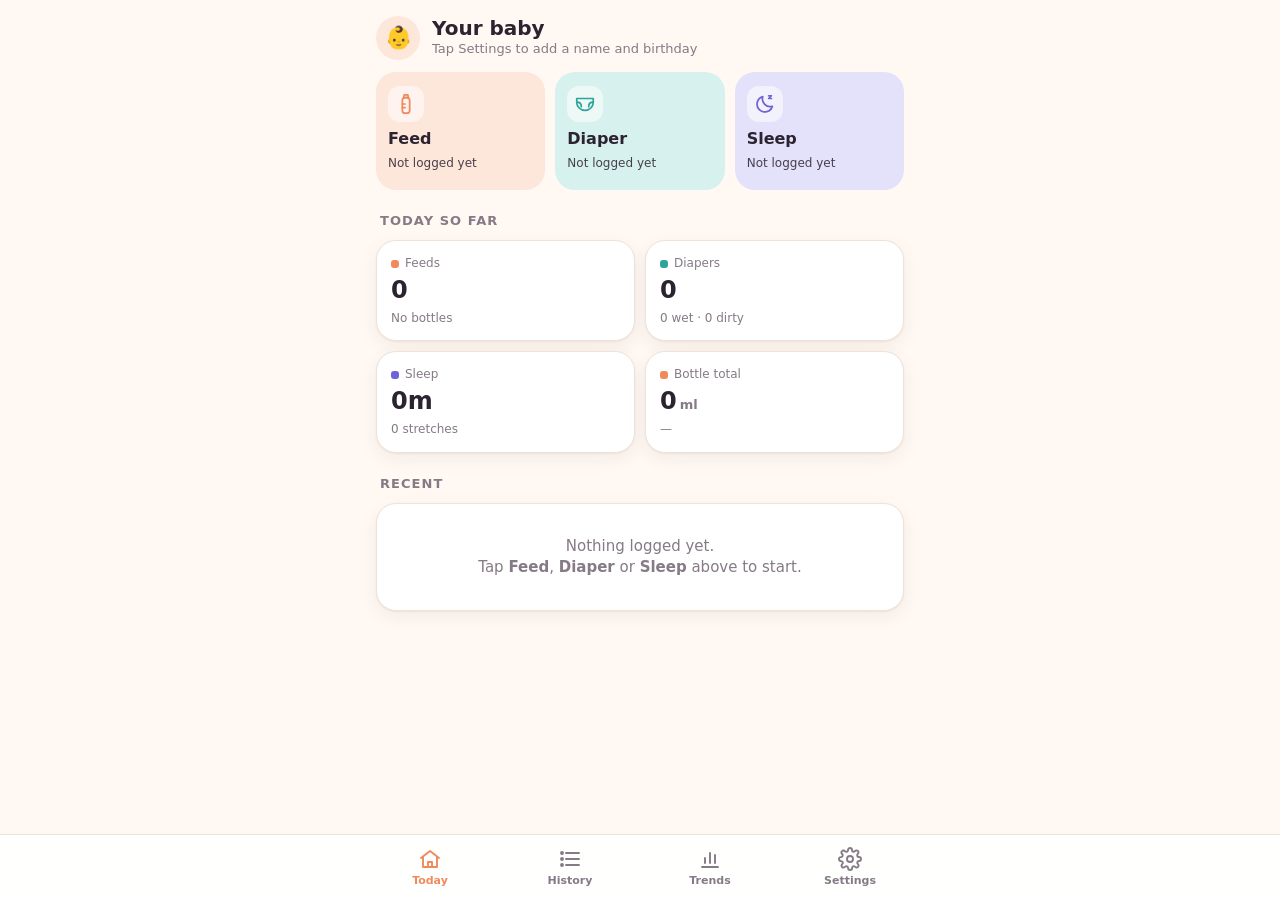
<file: site/baby/index.html>
<!doctype html>
<html lang="en">
<head>
<meta charset="utf-8">
<meta name="viewport" content="width=device-width, initial-scale=1, viewport-fit=cover">
<meta name="theme-color" content="#FFF8F3" media="(prefers-color-scheme: light)">
<meta name="theme-color" content="#16141F" media="(prefers-color-scheme: dark)">
<meta name="apple-mobile-web-app-capable" content="yes">
<meta name="mobile-web-app-capable" content="yes">
<meta name="apple-mobile-web-app-title" content="Little Log">
<meta name="robots" content="noindex">
<title>Little Log</title>
<link rel="icon" href="data:image/svg+xml,%3Csvg xmlns='http://www.w3.org/2000/svg' viewBox='0 0 64 64'%3E%3Crect width='64' height='64' rx='16' fill='%23F08A5D'/%3E%3Ccircle cx='32' cy='30' r='14' fill='%23fff'/%3E%3Ccircle cx='27' cy='29' r='2' fill='%23F08A5D'/%3E%3Ccircle cx='37' cy='29' r='2' fill='%23F08A5D'/%3E%3Cpath d='M27 35 q5 4 10 0' stroke='%23F08A5D' stroke-width='2' fill='none' stroke-linecap='round'/%3E%3C/svg%3E">
<style>
:root{
  --bg:#FFF8F3; --surface:#FFFFFF; --surface-2:#FBF1EA; --line:#EFE2D8;
  --text:#2B2330; --muted:#857A86; --accent:#F08A5D; --accent-ink:#FFFFFF;
  --feed:#F08A5D; --feed-soft:#FDE6DA;
  --diaper:#2FA59A; --diaper-soft:#D7F1EE; --dirty:#B9874A; --dirty-soft:#F3E6D3;
  --sleep:#6E64D8; --sleep-soft:#E4E1FA;
  --danger:#D6455D; --shadow:0 1px 2px rgba(60,30,20,.06),0 6px 20px rgba(60,30,20,.06);
  color-scheme:light;
}
@media (prefers-color-scheme: dark){
  :root:not([data-theme="light"]){
    --bg:#16141F; --surface:#211E2C; --surface-2:#2A2638; --line:#353046;
    --text:#F2EEF6; --muted:#A49CB2; --accent:#F59A70; --accent-ink:#1A1420;
    --feed:#F59A70; --feed-soft:#43302C;
    --diaper:#4CC3B7; --diaper-soft:#203B3A; --dirty:#D4A46A; --dirty-soft:#3D3226;
    --sleep:#9A92F0; --sleep-soft:#2E2A4D;
    --danger:#F07087; --shadow:0 1px 2px rgba(0,0,0,.3),0 8px 24px rgba(0,0,0,.25);
    color-scheme:dark;
  }
}
:root[data-theme="dark"]{
  --bg:#16141F; --surface:#211E2C; --surface-2:#2A2638; --line:#353046;
  --text:#F2EEF6; --muted:#A49CB2; --accent:#F59A70; --accent-ink:#1A1420;
  --feed:#F59A70; --feed-soft:#43302C;
  --diaper:#4CC3B7; --diaper-soft:#203B3A; --dirty:#D4A46A; --dirty-soft:#3D3226;
  --sleep:#9A92F0; --sleep-soft:#2E2A4D;
  --danger:#F07087; --shadow:0 1px 2px rgba(0,0,0,.3),0 8px 24px rgba(0,0,0,.25);
  color-scheme:dark;
}
*{box-sizing:border-box}
html,body{margin:0;background:var(--bg);color:var(--text);
  font:15px/1.4 ui-rounded,"SF Pro Rounded",system-ui,-apple-system,"Segoe UI",Roboto,sans-serif;
  -webkit-tap-highlight-color:transparent}
button,input,select,textarea{font:inherit;color:inherit}
button{cursor:pointer}
.app{max-width:560px;margin:0 auto;min-height:100vh;padding:0 16px calc(96px + env(safe-area-inset-bottom))}
header.top{display:flex;align-items:center;gap:12px;padding:calc(16px + env(safe-area-inset-top)) 0 12px}
.avatar{width:44px;height:44px;border-radius:50%;background:var(--feed-soft);display:grid;place-items:center;font-size:22px;flex:none}
.top h1{font-size:20px;margin:0;line-height:1.15}
.top .sub{color:var(--muted);font-size:13px}
.top .spacer{flex:1}
.iconbtn{width:40px;height:40px;border-radius:12px;border:1px solid var(--line);background:var(--surface);display:grid;place-items:center}
.iconbtn svg{width:20px;height:20px}
h2.sec{font-size:13px;text-transform:uppercase;letter-spacing:.08em;color:var(--muted);margin:22px 4px 10px;font-weight:700}
.card{background:var(--surface);border-radius:20px;box-shadow:var(--shadow);border:1px solid var(--line)}
.actions{display:grid;grid-template-columns:repeat(3,1fr);gap:10px}
.act{padding:14px 12px;border-radius:20px;border:0;text-align:left;display:flex;flex-direction:column;gap:6px;min-height:118px;position:relative;overflow:hidden}
.act .ic{width:36px;height:36px;border-radius:12px;display:grid;place-items:center;background:rgba(255,255,255,.55)}
.act .ic svg{width:22px;height:22px}
.act b{font-size:16px}
.act small{font-size:12px;opacity:.85;line-height:1.25}
.act.feed{background:var(--feed-soft);color:var(--text)} .act.feed .ic{color:var(--feed)}
.act.diaper{background:var(--diaper-soft)} .act.diaper .ic{color:var(--diaper)}
.act.sleep{background:var(--sleep-soft)} .act.sleep .ic{color:var(--sleep)}
@media (prefers-color-scheme: dark){:root:not([data-theme="light"]) .act .ic{background:rgba(255,255,255,.08)}}
:root[data-theme="dark"] .act .ic{background:rgba(255,255,255,.08)}
.live-dot{display:inline-block;width:8px;height:8px;border-radius:50%;background:currentColor;margin-right:5px;animation:pulse 1.4s infinite}
@keyframes pulse{50%{opacity:.25}}
.banner{display:flex;align-items:center;gap:12px;padding:12px 14px;margin-top:10px;border-radius:16px;border:0;width:100%;text-align:left}
.banner.sleep{background:#5B52C9;color:#fff}
.banner.feed{background:#D2663A;color:#fff}
.banner .t{font-variant-numeric:tabular-nums;font-weight:800;font-size:18px;margin-left:auto}
.stats{display:grid;grid-template-columns:repeat(2,1fr);gap:10px}
.stat{padding:14px}
.stat .k{font-size:12px;color:var(--muted);display:flex;align-items:center;gap:6px}
.stat .v{font-size:24px;font-weight:800;margin-top:2px;font-variant-numeric:tabular-nums}
.stat .v small{font-size:13px;font-weight:600;color:var(--muted);margin-left:3px}
.stat .d{font-size:12px;color:var(--muted);margin-top:2px}
.sw{width:8px;height:8px;border-radius:3px;display:inline-block}
.list{padding:4px 0}
.row{display:flex;align-items:center;gap:12px;padding:11px 14px;border:0;background:none;width:100%;text-align:left}
.row+.row{border-top:1px solid var(--line)}
.row .ic{width:36px;height:36px;border-radius:12px;display:grid;place-items:center;flex:none}
.row .ic svg{width:20px;height:20px}
.row .main{flex:1;min-width:0}
.row .main b{display:block;font-weight:650;white-space:nowrap;overflow:hidden;text-overflow:ellipsis}
.row .main span{display:block;font-size:12px;color:var(--muted);white-space:nowrap;overflow:hidden;text-overflow:ellipsis}
.row time{font-size:13px;color:var(--muted);font-variant-numeric:tabular-nums;flex:none}
.ic.feed{background:var(--feed-soft);color:var(--feed)}
.ic.diaper{background:var(--diaper-soft);color:var(--diaper)}
.ic.sleep{background:var(--sleep-soft);color:var(--sleep)}
.empty{padding:28px 18px;text-align:center;color:var(--muted)}
.chips{display:flex;gap:8px;overflow-x:auto;padding:2px 0 4px;scrollbar-width:none}
.chips::-webkit-scrollbar{display:none}
.chip{border:1px solid var(--line);background:var(--surface);padding:7px 14px;border-radius:999px;font-weight:600;font-size:13px;white-space:nowrap}
.chip[aria-pressed="true"]{background:var(--text);color:var(--bg);border-color:var(--text)}
.dayhead{display:flex;justify-content:space-between;align-items:baseline;margin:20px 4px 8px}
.dayhead b{font-size:15px}
.dayhead span{font-size:12px;color:var(--muted)}
/* bottom nav */
nav.tabs{position:fixed;left:0;right:0;bottom:0;background:color-mix(in srgb,var(--surface) 92%,transparent);
  backdrop-filter:blur(14px);-webkit-backdrop-filter:blur(14px);border-top:1px solid var(--line);
  padding:6px 8px calc(6px + env(safe-area-inset-bottom));z-index:10}
nav.tabs .in{max-width:560px;margin:0 auto;display:grid;grid-template-columns:repeat(4,1fr)}
nav.tabs button{border:0;background:none;display:flex;flex-direction:column;align-items:center;gap:2px;padding:6px 0;color:var(--muted);font-size:11px;font-weight:600}
nav.tabs button svg{width:24px;height:24px}
nav.tabs button[aria-current="page"]{color:var(--accent)}
/* sheet */
.scrim{position:fixed;inset:0;background:rgba(20,10,25,.45);z-index:20;opacity:0;transition:opacity .2s}
.scrim.on{opacity:1}
.sheet{position:fixed;left:0;right:0;bottom:0;z-index:21;max-width:560px;margin:0 auto;background:var(--surface);
  border-radius:24px 24px 0 0;max-height:92vh;overflow:auto;padding:8px 18px calc(20px + env(safe-area-inset-bottom));
  transform:translateY(100%);transition:transform .25s cubic-bezier(.2,.8,.2,1)}
.sheet.on{transform:none}
.grab{width:40px;height:5px;border-radius:3px;background:var(--line);margin:4px auto 10px}
.sheet h3{margin:0 0 14px;font-size:20px;display:flex;align-items:center;gap:10px}
.sheet h3 .ic{width:34px;height:34px;border-radius:11px;display:grid;place-items:center}
.sheet h3 .ic svg{width:20px;height:20px}
.seg{display:grid;grid-auto-flow:column;grid-auto-columns:1fr;background:var(--surface-2);border-radius:14px;padding:4px;gap:4px;margin-bottom:14px}
.seg button{border:0;background:none;padding:9px 6px;border-radius:10px;font-weight:650;color:var(--muted)}
.seg button[aria-pressed="true"]{background:var(--surface);color:var(--text);box-shadow:var(--shadow)}
label.f{display:block;margin-bottom:12px}
label.f>span{display:block;font-size:12px;font-weight:650;color:var(--muted);margin:0 0 5px 2px}
.inp{width:100%;border:1px solid var(--line);background:var(--surface-2);border-radius:12px;padding:11px 12px;min-height:44px}
.inp:focus{outline:2px solid var(--accent);outline-offset:1px}
textarea.inp{min-height:64px;resize:vertical}
.two{display:grid;grid-template-columns:1fr 1fr;gap:10px}
.btn{border:0;border-radius:14px;padding:13px 16px;font-weight:700;min-height:48px;background:var(--surface-2);color:var(--text)}
.btn.primary{background:var(--accent);color:var(--accent-ink)}
.btn.feed{background:#D2663A;color:#fff}
.btn.diaper{background:#23887F;color:#fff}
.btn.sleep{background:#5B52C9;color:#fff}
.btn.danger{background:none;color:var(--danger)}
.btn.block{width:100%}
.btnrow{display:flex;gap:10px;margin-top:6px}
.btnrow .btn{flex:1}
.pick{display:grid;grid-template-columns:repeat(4,1fr);gap:8px;margin-bottom:14px}
.pick button{border:2px solid var(--line);background:var(--surface);border-radius:16px;padding:12px 4px;display:flex;flex-direction:column;align-items:center;gap:4px;font-weight:650;font-size:13px}
.pick button .e{font-size:24px}
.pick button[aria-pressed="true"]{border-color:var(--diaper);background:var(--diaper-soft)}
.amount{display:flex;align-items:center;gap:10px;margin-bottom:8px}
.amount .inp{text-align:center;font-size:24px;font-weight:800}
.amount .step{width:52px;height:52px;border-radius:16px;border:1px solid var(--line);background:var(--surface-2);font-size:24px;font-weight:700;flex:none}
.quick{display:flex;gap:6px;flex-wrap:wrap;margin-bottom:14px}
.quick button{border:1px solid var(--line);background:var(--surface);border-radius:999px;padding:6px 12px;font-size:13px;font-weight:650}
.timer{text-align:center;padding:8px 0 4px}
.timer .big{font-size:48px;font-weight:800;font-variant-numeric:tabular-nums;letter-spacing:-.02em}
.timer .lbl{color:var(--muted);font-size:13px}
.sides{display:grid;grid-template-columns:1fr 1fr;gap:10px;margin:14px 0}
.side{border:2px solid var(--line);background:var(--surface);border-radius:20px;padding:16px 8px;display:flex;flex-direction:column;align-items:center;gap:4px}
.side b{font-size:15px}
.side .t{font-size:22px;font-weight:800;font-variant-numeric:tabular-nums}
.side small{color:var(--muted);font-size:12px}
.side[aria-pressed="true"]{border-color:var(--feed);background:var(--feed-soft)}
.hint{font-size:12px;color:var(--muted);margin:-4px 2px 12px}
.divider{display:flex;align-items:center;gap:10px;color:var(--muted);font-size:12px;margin:18px 0 14px}
.divider:before,.divider:after{content:"";flex:1;height:1px;background:var(--line)}
/* trends */
.chart{padding:14px 14px 10px}
.chart h4{margin:0;font-size:15px}
.chart .cap{font-size:12px;color:var(--muted);margin:2px 0 8px;display:flex;gap:12px;flex-wrap:wrap}
.chart .cap i{font-style:normal;display:inline-flex;align-items:center;gap:5px}
.chart svg{width:100%;height:auto;display:block;overflow:visible}
.chart svg text{fill:var(--muted);font-size:10px;font-family:inherit}
.chart .grid{stroke:var(--line);stroke-width:1}
.chart .avg{stroke:var(--text);stroke-width:1;stroke-dasharray:3 3;opacity:.5}
.chart .hit{fill:transparent;cursor:pointer}
.chart .sel{fill:var(--text);opacity:.06}
.readout{font-size:13px;min-height:20px;margin-top:6px;color:var(--text);font-variant-numeric:tabular-nums}
.readout b{font-weight:700}
.tiles{display:grid;grid-template-columns:repeat(2,1fr);gap:10px}
.tile{padding:12px 14px}
.tile .k{font-size:12px;color:var(--muted)}
.tile .v{font-size:22px;font-weight:800;font-variant-numeric:tabular-nums}
.tile .v small{font-size:12px;color:var(--muted);font-weight:600;margin-left:3px}
.tile .delta{font-size:12px;font-weight:650}
.delta.up{color:var(--diaper)} .delta.down{color:var(--danger)} .delta.flat{color:var(--muted)}
.settings .card{padding:16px}
.toast{position:fixed;left:50%;bottom:calc(84px + env(safe-area-inset-bottom));transform:translateX(-50%) translateY(20px);
  background:var(--text);color:var(--bg);padding:10px 16px;border-radius:12px;font-weight:600;font-size:14px;opacity:0;
  transition:.2s;z-index:30;pointer-events:none;max-width:calc(100% - 32px)}
.toast.on{opacity:1;transform:translateX(-50%)}
.toast button{pointer-events:auto;border:0;background:none;color:var(--accent);font-weight:800;margin-left:10px}
@media (max-width:380px){.act{min-height:108px;padding:12px 10px}.act b{font-size:15px}.pick{grid-template-columns:repeat(2,1fr)}}
</style>
</head>
<body>
<div class="app" id="app"></div>
<nav class="tabs" aria-label="Sections"><div class="in" id="tabs"></div></nav>
<div class="toast" id="toast" role="status"></div>

<script>
"use strict";
/* ---------- icons ---------- */
const I = {
  bottle:'<svg viewBox="0 0 24 24" fill="none" stroke="currentColor" stroke-width="1.9" stroke-linecap="round" stroke-linejoin="round"><path d="M10 2h4M9.5 5h5l-.5-3h-4z"/><path d="M8 8c0-1.7 1.3-3 3-3h2c1.7 0 3 1.3 3 3v11a3 3 0 0 1-3 3h-2a3 3 0 0 1-3-3z"/><path d="M8 12h3M8 16h3"/></svg>',
  diaper:'<svg viewBox="0 0 24 24" fill="none" stroke="currentColor" stroke-width="1.9" stroke-linecap="round" stroke-linejoin="round"><path d="M3 6h18v4a9 9 0 0 1-9 9 9 9 0 0 1-9-9z"/><path d="M3 10c3 0 5 2 5 5M21 10c-3 0-5 2-5 5"/></svg>',
  moon:'<svg viewBox="0 0 24 24" fill="none" stroke="currentColor" stroke-width="1.9" stroke-linecap="round" stroke-linejoin="round"><path d="M20 14.5A8.5 8.5 0 0 1 9.5 4a8.5 8.5 0 1 0 10.5 10.5z"/><path d="M16 3h3l-3 3h3"/></svg>',
  home:'<svg viewBox="0 0 24 24" fill="none" stroke="currentColor" stroke-width="1.9" stroke-linecap="round" stroke-linejoin="round"><path d="M3 11 12 4l9 7"/><path d="M5 10v10h14V10"/><path d="M10 20v-5h4v5"/></svg>',
  list:'<svg viewBox="0 0 24 24" fill="none" stroke="currentColor" stroke-width="1.9" stroke-linecap="round"><path d="M8 6h13M8 12h13M8 18h13"/><circle cx="4" cy="6" r="1"/><circle cx="4" cy="12" r="1"/><circle cx="4" cy="18" r="1"/></svg>',
  chart:'<svg viewBox="0 0 24 24" fill="none" stroke="currentColor" stroke-width="1.9" stroke-linecap="round"><path d="M4 20h16"/><path d="M7 16v-5M12 16V6M17 16v-8"/></svg>',
  gear:'<svg viewBox="0 0 24 24" fill="none" stroke="currentColor" stroke-width="1.9" stroke-linecap="round" stroke-linejoin="round"><circle cx="12" cy="12" r="3"/><path d="M19.4 15a1.7 1.7 0 0 0 .3 1.8l.1.1a2 2 0 1 1-2.8 2.8l-.1-.1a1.7 1.7 0 0 0-1.8-.3 1.7 1.7 0 0 0-1 1.5V21a2 2 0 1 1-4 0v-.1a1.7 1.7 0 0 0-1.1-1.5 1.7 1.7 0 0 0-1.8.3l-.1.1a2 2 0 1 1-2.8-2.8l.1-.1a1.7 1.7 0 0 0 .3-1.8 1.7 1.7 0 0 0-1.5-1H3a2 2 0 1 1 0-4h.1a1.7 1.7 0 0 0 1.5-1.1 1.7 1.7 0 0 0-.3-1.8l-.1-.1a2 2 0 1 1 2.8-2.8l.1.1a1.7 1.7 0 0 0 1.8.3H9a1.7 1.7 0 0 0 1-1.5V3a2 2 0 1 1 4 0v.1a1.7 1.7 0 0 0 1 1.5 1.7 1.7 0 0 0 1.8-.3l.1-.1a2 2 0 1 1 2.8 2.8l-.1.1a1.7 1.7 0 0 0-.3 1.8V9a1.7 1.7 0 0 0 1.5 1H21a2 2 0 1 1 0 4h-.1a1.7 1.7 0 0 0-1.5 1z"/></svg>',
  plus:'<svg viewBox="0 0 24 24" fill="none" stroke="currentColor" stroke-width="2.2" stroke-linecap="round"><path d="M12 5v14M5 12h14"/></svg>'
};
const TYPE_IC = {feed:I.bottle, diaper:I.diaper, sleep:I.moon};

/* ---------- state ---------- */
const KEY = "littlelog.v1";
const ML_PER_OZ = 29.5735;
const H = 3600e3, DAY = 24*H, MIN = 60e3;
function blank(){ return {baby:{name:"", birth:""}, settings:{unit:"ml", theme:"auto"}, entries:[], timers:{}}; }
function load(){
  try{
    const s = JSON.parse(localStorage.getItem(KEY));
    if(s && Array.isArray(s.entries)){ const b = blank(); return {...b, ...s, baby:{...b.baby,...s.baby}, settings:{...b.settings,...s.settings}, timers:s.timers||{}}; }
  }catch(e){}
  return blank();
}
let S = load();
function save(){ try{ localStorage.setItem(KEY, JSON.stringify(S)); }catch(e){} }
const uid = () => Date.now().toString(36) + Math.random().toString(36).slice(2,7);
let tab = "home", histFilter = "all", trendRange = 7;

/* ---------- helpers ---------- */
const $ = (s, r=document) => r.querySelector(s);
const esc = s => String(s ?? "").replace(/[&<>"']/g, c => ({"&":"&amp;","<":"&lt;",">":"&gt;",'"':"&quot;","'":"&#39;"}[c]));
const pad = n => String(n).padStart(2,"0");
function sod(t){ const d = new Date(t); d.setHours(0,0,0,0); return d.getTime(); }
function addDays(t, n){ const d = new Date(t); d.setDate(d.getDate()+n); return d.getTime(); }
function dayKey(t){ const d = new Date(t); return d.getFullYear()+"-"+pad(d.getMonth()+1)+"-"+pad(d.getDate()); }
function toInput(t){ const d = new Date(t); return d.getFullYear()+"-"+pad(d.getMonth()+1)+"-"+pad(d.getDate())+"T"+pad(d.getHours())+":"+pad(d.getMinutes()); }
function fromInput(v){ const t = new Date(v).getTime(); return isNaN(t) ? Date.now() : t; }
function fmtTime(t){ return new Date(t).toLocaleTimeString([], {hour:"numeric", minute:"2-digit"}); }
function fmtDur(ms, secs){
  ms = Math.max(0, ms);
  const s = Math.floor(ms/1000), h = Math.floor(s/3600), m = Math.floor(s%3600/60);
  if(secs){ return h ? h+":"+pad(m)+":"+pad(s%60) : pad(m)+":"+pad(s%60); }
  if(h) return h+"h "+pad(m)+"m";
  return m+"m";
}
function ago(t){
  const d = Date.now() - t;
  if(d < MIN) return "just now";
  return fmtDur(d) + " ago";
}
function dayLabel(t){
  const today = sod(Date.now());
  if(sod(t) === today) return "Today";
  if(sod(t) === addDays(today,-1)) return "Yesterday";
  return new Date(t).toLocaleDateString([], {weekday:"long", month:"short", day:"numeric"});
}
const unit = () => S.settings.unit;
function vol(ml, withUnit=true){
  if(ml == null) return "";
  const v = unit()==="oz" ? (Math.round(ml/ML_PER_OZ*10)/10) : Math.round(ml);
  return withUnit ? v+" "+unit() : String(v);
}
const toMl = v => unit()==="oz" ? v*ML_PER_OZ : v;
const fromMl = ml => unit()==="oz" ? Math.round(ml/ML_PER_OZ*10)/10 : Math.round(ml);
function babyAge(){
  if(!S.baby.birth) return "";
  const b = new Date(S.baby.birth+"T00:00"); const days = Math.floor((sod(Date.now()) - b.getTime())/DAY);
  if(isNaN(days) || days < 0) return "";
  if(days === 0) return "Born today";
  if(days < 14) return days + (days===1?" day":" days") + " old";
  if(days < 84){ const w = Math.floor(days/7), d = days%7; return w+" weeks"+(d?" "+d+(d===1?" day":" days"):"")+" old"; }
  const n = new Date(); let m = (n.getFullYear()-b.getFullYear())*12 + n.getMonth()-b.getMonth(); if(n.getDate() < b.getDate()) m--;
  if(m < 24){ const anchor = new Date(b); anchor.setMonth(b.getMonth()+m); const w = Math.floor((sod(Date.now())-anchor.getTime())/(7*DAY)); return m+" months"+(w?" "+w+(w===1?" week":" weeks"):"")+" old"; }
  return Math.floor(m/12)+" years old";
}
function sorted(){ return S.entries.slice().sort((a,b) => b.start - a.start); }
function lastOf(type, pred){ return sorted().find(e => e.type===type && (!pred || pred(e))); }
function endOf(e){ return e.end || e.start; }

function describe(e){
  if(e.type === "feed"){
    if(e.kind === "breast"){
      const parts = [];
      if(e.left) parts.push("L "+fmtDur(e.left));
      if(e.right) parts.push("R "+fmtDur(e.right));
      return {title:"Breastfeed · "+fmtDur((e.left||0)+(e.right||0)), sub:parts.join(" · ") || "Nursing"};
    }
    if(e.kind === "bottle") return {title:"Bottle · "+vol(e.amount), sub:e.milk==="formula" ? "Formula" : "Breast milk"};
    return {title:"Solids"+(e.food?" · "+e.food:""), sub:e.grams ? e.grams+" g" : "Solid food"};
  }
  if(e.type === "diaper"){
    const m = {wet:"Wet", dirty:"Dirty", mixed:"Wet + dirty", dry:"Dry"};
    return {title:"Diaper · "+(m[e.kind]||"Change"), sub:"Change"};
  }
  return {title:"Sleep · "+fmtDur(e.end-e.start), sub:fmtTime(e.start)+" – "+fmtTime(e.end)};
}

/* ---------- toast ---------- */
let toastTimer;
function toast(msg, undo){
  const t = $("#toast");
  t.innerHTML = esc(msg) + (undo ? '<button type="button">Undo</button>' : "");
  if(undo) t.querySelector("button").onclick = () => { undo(); t.classList.remove("on"); };
  t.classList.add("on"); clearTimeout(toastTimer);
  toastTimer = setTimeout(() => t.classList.remove("on"), undo ? 5000 : 2200);
}

/* ---------- live values (timers, "ago") ---------- */
function feedTimerMs(side){
  const f = S.timers.feed; if(!f) return 0;
  const run = f.side === side ? Date.now() - f.since : 0;
  return (f[side]||0) + run;
}
function liveValue(k){
  if(k === "feedL") return fmtDur(feedTimerMs("L"), true);
  if(k === "feedR") return fmtDur(feedTimerMs("R"), true);
  if(k === "feedT") return fmtDur(feedTimerMs("L")+feedTimerMs("R"), true);
  if(k === "sleepT") return S.timers.sleep ? fmtDur(Date.now()-S.timers.sleep.start, true) : "";
  if(k.startsWith("ago:")) return ago(+k.slice(4));
  return "";
}
function updateLive(){ document.querySelectorAll("[data-live]").forEach(el => { el.textContent = liveValue(el.dataset.live); }); }
setInterval(updateLive, 1000);

/* ---------- views ---------- */
function render(){
  document.documentElement.dataset.theme = S.settings.theme === "auto" ? "" : S.settings.theme;
  if(S.settings.theme === "auto") document.documentElement.removeAttribute("data-theme");
  const tabs = [["home","Today",I.home],["history","History",I.list],["trends","Trends",I.chart],["settings","Settings",I.gear]];
  $("#tabs").innerHTML = tabs.map(([k,l,ic]) => `<button type="button" data-tab="${k}" ${tab===k?'aria-current="page"':""}>${ic}<span>${l}</span></button>`).join("");
  const app = $("#app");
  app.innerHTML = ({home:viewHome, history:viewHistory, trends:viewTrends, settings:viewSettings})[tab]();
  updateLive();
}

function header(sub){
  const name = S.baby.name || "Your baby";
  return `<header class="top"><div class="avatar" aria-hidden="true">👶</div><div><h1>${esc(name)}</h1><div class="sub">${esc(sub || babyAge() || "Tap Settings to add a name and birthday")}</div></div><div class="spacer"></div></header>`;
}

function todayTotals(from, to){
  const out = {feeds:0, ml:0, breastMs:0, wet:0, dirty:0, mixed:0, diapers:0, sleepMs:0, naps:0};
  for(const e of S.entries){
    if(e.type === "sleep"){
      const ov = Math.min(e.end, to) - Math.max(e.start, from);
      if(ov > 0){ out.sleepMs += ov; out.naps++; }
      continue;
    }
    if(e.start < from || e.start >= to) continue;
    if(e.type === "feed"){ out.feeds++; if(e.kind==="bottle") out.ml += e.amount||0; if(e.kind==="breast") out.breastMs += (e.left||0)+(e.right||0); }
    if(e.type === "diaper"){ out.diapers++; if(e.kind==="wet"||e.kind==="mixed") out.wet++; if(e.kind==="dirty"||e.kind==="mixed") out.dirty++; if(e.kind==="mixed") out.mixed++; }
  }
  return out;
}

function viewHome(){
  const lf = lastOf("feed"), ld = lastOf("diaper"), ls = lastOf("sleep");
  const lb = lastOf("feed", e => e.kind==="breast");
  const nextSide = lb ? (lb.lastSide === "L" ? "Right" : "Left") : null;
  const feedSub = S.timers.feed ? `<span><span class="live-dot"></span>Feeding <span data-live="feedT"></span></span>`
    : lf ? `Last <span data-live="ago:${lf.start}"></span>` : "Not logged yet";
  const sleepSub = S.timers.sleep ? `<span><span class="live-dot"></span>Asleep <span data-live="sleepT"></span></span>`
    : ls ? `Awake <span data-live="ago:${ls.end}"></span>` : "Not logged yet";
  const diaperSub = ld ? `Last <span data-live="ago:${ld.start}"></span>` : "Not logged yet";
  const t0 = sod(Date.now()), T = todayTotals(t0, t0+DAY);
  const recent = sorted().slice(0,6);
  return header() + `
  <div class="actions">
    <button type="button" class="act feed" data-open="feed"><div class="ic">${I.bottle}</div><b>Feed</b><small>${feedSub}</small></button>
    <button type="button" class="act diaper" data-open="diaper"><div class="ic">${I.diaper}</div><b>Diaper</b><small>${diaperSub}</small></button>
    <button type="button" class="act sleep" data-open="sleep"><div class="ic">${I.moon}</div><b>Sleep</b><small>${sleepSub}</small></button>
  </div>
  ${S.timers.sleep ? `<button type="button" class="banner sleep" data-open="sleep">${I.moon.replace("<svg",'<svg width="22" height="22"')}<div><b>Sleeping</b><div style="font-size:12px;opacity:.85">since ${fmtTime(S.timers.sleep.start)} · tap to wake</div></div><span class="t" data-live="sleepT"></span></button>` : ""}
  ${S.timers.feed ? `<button type="button" class="banner feed" data-open="feed">${I.bottle.replace("<svg",'<svg width="22" height="22"')}<div><b>Breastfeeding</b><div style="font-size:12px;opacity:.85">${S.timers.feed.side ? (S.timers.feed.side==="L"?"Left":"Right")+" side" : "Paused"}</div></div><span class="t" data-live="feedT"></span></button>` : ""}
  ${nextSide && !S.timers.feed ? `<div class="hint" style="margin:10px 4px 0">Next breast side: <b style="color:var(--feed)">${nextSide}</b> (last ended on ${nextSide==="Left"?"right":"left"})</div>` : ""}
  <h2 class="sec">Today so far</h2>
  <div class="stats">
    <div class="card stat"><div class="k"><span class="sw" style="background:var(--feed)"></span>Feeds</div><div class="v">${T.feeds}</div><div class="d">${T.ml ? vol(T.ml)+" bottle" : "No bottles"}${T.breastMs ? " · "+fmtDur(T.breastMs)+" nursing" : ""}</div></div>
    <div class="card stat"><div class="k"><span class="sw" style="background:var(--diaper)"></span>Diapers</div><div class="v">${T.diapers}</div><div class="d">${T.wet} wet · ${T.dirty} dirty</div></div>
    <div class="card stat"><div class="k"><span class="sw" style="background:var(--sleep)"></span>Sleep</div><div class="v">${fmtDur(T.sleepMs)}</div><div class="d">${T.naps} ${T.naps===1?"stretch":"stretches"}</div></div>
    <div class="card stat"><div class="k"><span class="sw" style="background:var(--feed)"></span>Bottle total</div><div class="v">${vol(T.ml,false)}<small>${unit()}</small></div><div class="d">${lf ? "Last feed "+fmtTime(lf.start) : "—"}</div></div>
  </div>
  <h2 class="sec">Recent</h2>
  <div class="card list">${recent.length ? recent.map(rowHtml).join("") : `<div class="empty">Nothing logged yet.<br>Tap <b>Feed</b>, <b>Diaper</b> or <b>Sleep</b> above to start.</div>`}</div>`;
}

function rowHtml(e){
  const d = describe(e);
  return `<button type="button" class="row" data-edit="${e.id}"><div class="ic ${e.type}">${TYPE_IC[e.type]}</div><div class="main"><b>${esc(d.title)}</b><span>${esc(e.note ? d.sub+" · "+e.note : d.sub)}</span></div><time>${fmtTime(e.start)}</time></button>`;
}

function viewHistory(){
  const list = sorted().filter(e => histFilter==="all" || e.type===histFilter);
  const groups = [];
  for(const e of list){
    const k = dayKey(e.start);
    if(!groups.length || groups[groups.length-1].k !== k) groups.push({k, t:e.start, items:[]});
    groups[groups.length-1].items.push(e);
  }
  const chips = [["all","All"],["feed","Feeds"],["diaper","Diapers"],["sleep","Sleep"]]
    .map(([k,l]) => `<button type="button" class="chip" data-hfilter="${k}" aria-pressed="${histFilter===k}">${l}</button>`).join("");
  return header("History") + `<div class="chips">${chips}</div>` +
    (groups.length ? groups.map(g => {
      const s = sod(g.t), T = todayTotals(s, s+DAY);
      return `<div class="dayhead"><b>${dayLabel(g.t)}</b><span>${T.feeds} feeds · ${T.diapers} diapers · ${fmtDur(T.sleepMs)} sleep</span></div><div class="card list">${g.items.map(rowHtml).join("")}</div>`;
    }).join("") : `<div class="card empty" style="margin-top:12px">No entries${histFilter!=="all"?" of this type":""} yet.</div>`);
}

/* ---------- trends ---------- */
function dailySeries(days){
  const today = sod(Date.now());
  const out = [];
  for(let i = days-1; i >= 0; i--){
    const s = addDays(today, -i), e = addDays(s, 1);
    out.push({start:s, ...todayTotals(s, e)});
  }
  return out;
}
function niceMax(v){ if(v <= 0) return 1; const p = 10**Math.floor(Math.log10(v)); const n = v/p; return (n<=1?1:n<=2?2:n<=2.5?2.5:n<=5?5:10)*p; }
const charts = {};
function barChart(id, rows, series, opt={}){
  const W = 340, Hh = 150, L = 30, B = 20, T = 6, n = rows.length;
  const iw = W - L - 4, ih = Hh - B - T, bw = iw/n;
  const totals = rows.map(r => series.reduce((a,s) => a + s.get(r), 0));
  const max = niceMax(Math.max(...totals, opt.min||0));
  const y = v => T + ih - v/max*ih;
  let g = "";
  for(let k = 0; k <= 4; k++){ const v = max*k/4; g += `<line class="grid" x1="${L}" x2="${W-4}" y1="${y(v)}" y2="${y(v)}"/><text x="${L-5}" y="${y(v)+3}" text-anchor="end">${opt.axis ? opt.axis(v) : +v.toFixed(1)}</text>`; }
  let bars = "", labels = "", hits = "";
  const every = n <= 7 ? 1 : n <= 14 ? 2 : 5;
  rows.forEach((r, i) => {
    const x = L + i*bw, w = Math.max(2, bw*0.62), x0 = x + (bw-w)/2;
    let acc = 0;
    series.forEach((s, si) => {
      const v = s.get(r); if(v <= 0) return;
      const y1 = y(acc + v), y0 = y(acc); acc += v;
      const top = si === series.length-1 || series.slice(si+1).every(t => t.get(r) <= 0);
      const rr = top ? Math.min(4, w/2, y0-y1) : 0;
      bars += top
        ? `<path d="M${x0},${y0} V${y1+rr} q0,-${rr} ${rr},-${rr} H${x0+w-rr} q${rr},0 ${rr},${rr} V${y0} Z" fill="${s.color}"/>`
        : `<rect x="${x0}" y="${y1}" width="${w}" height="${y0-y1}" fill="${s.color}"/>`;
    });
    if((n-1-i) % every === 0){
      const d = new Date(r.start);
      labels += `<text x="${x+bw/2}" y="${Hh-5}" text-anchor="middle">${n<=7 ? d.toLocaleDateString([], {weekday:"short"}) : d.getDate()}</text>`;
    }
    hits += `<rect class="hit" data-chart="${id}" data-i="${i}" x="${x}" y="${T}" width="${bw}" height="${ih+B}"/>`;
  });
  const vals = totals.slice(0, -1).filter(v => v > 0);  // exclude today (partial) from average
  const avg = vals.length ? vals.reduce((a,b) => a+b, 0)/vals.length : 0;
  const avgLine = avg ? `<line class="avg" x1="${L}" x2="${W-4}" y1="${y(avg)}" y2="${y(avg)}"/>` : "";
  charts[id] = {rows, series, fmt:opt.fmt, avg};
  const sel = opt.sel != null ? `<rect class="sel" x="${L+opt.sel*bw}" y="${T}" width="${bw}" height="${ih}" rx="4"/>` : "";
  return `<svg viewBox="0 0 ${W} ${Hh}" role="img" aria-label="${esc(opt.label||"")}">${g}${sel}${avgLine}${bars}${labels}${hits}</svg>`;
}
function readout(id, i){
  const c = charts[id]; if(!c) return "";
  if(i == null) return c.avg ? `Daily average <b>${c.fmt(c.avg)}</b> · tap a bar for details` : "Tap a bar for details";
  const r = c.rows[i];
  const parts = c.series.map(s => `${s.name} <b>${c.fmt(s.get(r))}</b>`);
  return `<b>${dayLabel(r.start)}</b> · ` + parts.join(" · ");
}
function patternChart(rows){
  const W = 340, rowH = rows.length > 14 ? 9 : 16, gap = rows.length > 14 ? 3 : 5, L = 40, T = 14;
  const iw = W - L - 4, Hh = T + rows.length*(rowH+gap) + 4;
  const x = ms => L + ms/DAY*iw;
  let s = "";
  [0,6,12,18,24].forEach(h => { s += `<line class="grid" x1="${x(h*H)}" x2="${x(h*H)}" y1="${T-2}" y2="${Hh}"/><text x="${x(h*H)}" y="9" text-anchor="middle">${h===24?"":h===0?"12a":h===12?"12p":h<12?h+"a":(h-12)+"p"}</text>`; });
  rows.slice().reverse().forEach((r, i) => {
    const y = T + i*(rowH+gap), d0 = r.start, d1 = d0 + DAY;
    const d = new Date(d0);
    s += `<text x="${L-6}" y="${y+rowH/2+3}" text-anchor="end">${rows.length<=7 ? d.toLocaleDateString([], {weekday:"short"}) : (d.getMonth()+1)+"/"+d.getDate()}</text>`;
    s += `<rect x="${L}" y="${y}" width="${iw}" height="${rowH}" rx="3" fill="var(--surface-2)"/>`;
    for(const e of S.entries){
      if(e.type === "sleep" && e.end > d0 && e.start < d1){
        const a = Math.max(e.start, d0) - d0, b = Math.min(e.end, d1) - d0;
        s += `<rect x="${x(a)}" y="${y}" width="${Math.max(1, x(b)-x(a))}" height="${rowH}" rx="2" fill="var(--sleep)" opacity=".85"/>`;
      }
    }
    for(const e of S.entries){
      if(e.start < d0 || e.start >= d1) continue;
      if(e.type === "feed") s += `<circle cx="${x(e.start-d0)}" cy="${y+rowH/2}" r="${rowH/3.4}" fill="var(--feed)" stroke="var(--surface)" stroke-width="1"/>`;
      if(e.type === "diaper") s += `<rect x="${x(e.start-d0)-1}" y="${y+rowH-3}" width="2.5" height="3" fill="${e.kind==="dirty"||e.kind==="mixed"?"var(--dirty)":"var(--diaper)"}"/>`;
    }
  });
  return `<svg viewBox="0 0 ${W} ${Hh}" role="img" aria-label="Daily pattern">${s}</svg>`;
}
function longestSleep(from){
  let best = 0;
  for(const e of S.entries) if(e.type === "sleep" && e.end > from) best = Math.max(best, e.end - e.start);
  return best;
}
function avgOf(rows, f){ const r = rows.slice(0, -1); return r.length ? r.reduce((a,x) => a + f(x), 0)/r.length : 0; }
function deltaHtml(cur, prev, fmt, higherIsGood=true){
  if(!prev || !cur) return `<div class="delta flat">&nbsp;</div>`;
  const pct = Math.round((cur-prev)/prev*100);
  if(Math.abs(pct) < 3) return `<div class="delta flat">Steady vs. previous ${trendRange}d</div>`;
  const up = pct > 0;
  return `<div class="delta ${up===higherIsGood?"up":"down"}">${up?"▲":"▼"} ${Math.abs(pct)}% vs. previous ${trendRange}d</div>`;
}
let chartSel = {};
function viewTrends(){
  const n = trendRange;
  const all = dailySeries(n*2 + 1);   // previous period + current period (+ today)
  const rows = all.slice(n+1), prev = all.slice(0, n+1);
  const chips = [7,14,30].map(d => `<button type="button" class="chip" data-range="${d}" aria-pressed="${n===d}">${d} days</button>`).join("");
  if(!S.entries.length){
    return header("Trends") + `<div class="chips">${chips}</div><div class="card empty" style="margin-top:12px">Trends appear once you've logged a few days.<br><br><button type="button" class="btn primary" data-act="sample">Load sample data to explore</button></div>`;
  }
  const a = {
    feeds: avgOf(rows, r => r.feeds), pfeeds: avgOf(prev, r => r.feeds),
    ml: avgOf(rows, r => r.ml), pml: avgOf(prev, r => r.ml),
    dia: avgOf(rows, r => r.diapers), pdia: avgOf(prev, r => r.diapers),
    sl: avgOf(rows, r => r.sleepMs), psl: avgOf(prev, r => r.sleepMs)
  };
  const hrs = ms => +(ms/H).toFixed(1);
  const tiles = `<div class="tiles">
    <div class="card tile"><div class="k">Feeds / day</div><div class="v">${a.feeds.toFixed(1)}</div>${deltaHtml(a.feeds, a.pfeeds)}</div>
    <div class="card tile"><div class="k">Bottle / day</div><div class="v">${vol(a.ml,false)}<small>${unit()}</small></div>${deltaHtml(a.ml, a.pml)}</div>
    <div class="card tile"><div class="k">Diapers / day</div><div class="v">${a.dia.toFixed(1)}</div>${deltaHtml(a.dia, a.pdia)}</div>
    <div class="card tile"><div class="k">Sleep / day</div><div class="v">${fmtDur(a.sl)}</div>${deltaHtml(a.sl, a.psl)}</div>
    <div class="card tile" style="grid-column:1/-1"><div class="k">Longest sleep stretch (last ${n} days)</div><div class="v">${fmtDur(longestSleep(rows[0].start))}</div></div>
  </div>`;
  const C = (id, title, caption, svg) => `<div class="card chart" style="margin-top:12px"><h4>${title}</h4><div class="cap">${caption}</div>${svg}<div class="readout" id="ro-${id}">${readout(id, chartSel[id])}</div></div>`;
  const key = (c, l) => `<i><span class="sw" style="background:${c}"></span>${l}</i>`;
  const s1 = barChart("ml", rows, [{name:"Bottle", color:"var(--feed)", get:r => fromMl(r.ml)}], {fmt:v => v+" "+unit(), axis:v => Math.round(v), sel:chartSel.ml, label:"Bottle volume per day"});
  const s2 = barChart("feeds", rows, [{name:"Feeds", color:"var(--feed)", get:r => r.feeds}], {fmt:v => (+v.toFixed(1))+"", sel:chartSel.feeds, label:"Feeds per day", min:4});
  const s3 = barChart("nurse", rows, [{name:"Nursing", color:"var(--feed)", get:r => Math.round(r.breastMs/MIN)}], {fmt:v => fmtDur(v*MIN), axis:v => Math.round(v), sel:chartSel.nurse, label:"Nursing minutes per day"});
  const s4 = barChart("dia", rows, [{name:"Wet", color:"var(--diaper)", get:r => r.wet - r.mixed}, {name:"Dirty", color:"var(--dirty)", get:r => r.dirty - r.mixed}, {name:"Both", color:"color-mix(in srgb, var(--dirty) 50%, var(--diaper))", get:r => r.mixed}, {name:"Dry", color:"var(--line)", get:r => r.diapers - r.wet - r.dirty + r.mixed}], {fmt:v => (+v.toFixed(1))+"", sel:chartSel.dia, label:"Diapers per day", min:4});
  const s5 = barChart("sleep", rows, [{name:"Sleep", color:"var(--sleep)", get:r => hrs(r.sleepMs)}], {fmt:v => fmtDur(v*H), axis:v => v+"h", sel:chartSel.sleep, label:"Sleep hours per day", min:4});
  return header("Trends") + `<div class="chips">${chips}</div>` + `<h2 class="sec">Averages</h2>` + tiles +
    `<h2 class="sec">Feeding</h2>` +
    C("ml", "Bottle volume", key("var(--feed)", "Per day")+`<i>– – Average</i>`, s1) +
    C("feeds", "Feeds per day", key("var(--feed)", "Bottle, breast & solids"), s2) +
    C("nurse", "Nursing time", key("var(--feed)", "Minutes per day"), s3) +
    `<h2 class="sec">Diapers</h2>` +
    C("dia", "Diapers per day", key("var(--diaper)", "Wet")+key("var(--dirty)", "Dirty")+key("color-mix(in srgb, var(--dirty) 50%, var(--diaper))", "Both")+key("var(--line)", "Dry"), s4) +
    `<h2 class="sec">Sleep</h2>` +
    C("sleep", "Sleep per day", key("var(--sleep)", "Hours"), s5) +
    `<div class="card chart" style="margin-top:12px"><h4>Daily pattern</h4><div class="cap">${key("var(--sleep)", "Sleep")}${key("var(--feed)", "Feed")}${key("var(--diaper)", "Wet")}${key("var(--dirty)", "Dirty")}</div>${patternChart(rows)}</div>
    <p class="hint" style="margin-top:12px;text-align:center">Averages leave out today, since it isn't over yet.</p>`;
}

/* ---------- settings ---------- */
function viewSettings(){
  const th = S.settings.theme;
  return header("Settings") + `<div class="settings">
  <h2 class="sec">Baby</h2>
  <div class="card">
    <label class="f"><span>Name</span><input class="inp" id="s-name" value="${esc(S.baby.name)}" placeholder="e.g. Noa" autocomplete="off"></label>
    <label class="f" style="margin:0"><span>Birthday</span><input class="inp" id="s-birth" type="date" value="${esc(S.baby.birth)}"></label>
  </div>
  <h2 class="sec">Preferences</h2>
  <div class="card">
    <label class="f"><span>Volume unit</span></label>
    <div class="seg">${["ml","oz"].map(u => `<button type="button" data-unit="${u}" aria-pressed="${unit()===u}">${u==="ml"?"Millilitres (ml)":"Ounces (oz)"}</button>`).join("")}</div>
    <label class="f"><span>Appearance</span></label>
    <div class="seg" style="margin:0">${[["auto","Auto"],["light","Light"],["dark","Dark"]].map(([k,l]) => `<button type="button" data-theme-set="${k}" aria-pressed="${th===k}">${l}</button>`).join("")}</div>
  </div>
  <h2 class="sec">Your data</h2>
  <div class="card">
    <p class="hint" style="margin:0 0 12px">Everything stays on this device, in this browser. Export a backup to move it to another phone or keep it safe.</p>
    <div class="btnrow"><button type="button" class="btn" data-act="export">Export backup</button><button type="button" class="btn" data-act="import">Import backup</button></div>
    <div class="btnrow"><button type="button" class="btn" data-act="csv">Export CSV</button><button type="button" class="btn" data-act="sample">Add sample data</button></div>
    <div class="btnrow"><button type="button" class="btn danger block" data-act="wipe">Delete all entries</button></div>
    <input type="file" id="importfile" accept="application/json,.json" hidden>
  </div>
  <p class="hint" style="text-align:center;margin-top:18px">${S.entries.length} entries logged · Little Log</p>
  </div>`;
}

/* ---------- sheets ---------- */
let sheetEl, scrimEl, sheetRender;
function openSheet(fn){
  closeSheet(true);
  scrimEl = document.createElement("div"); scrimEl.className = "scrim";
  sheetEl = document.createElement("div"); sheetEl.className = "sheet"; sheetEl.setAttribute("role","dialog"); sheetEl.setAttribute("aria-modal","true");
  document.body.append(scrimEl, sheetEl);
  scrimEl.onclick = () => closeSheet();
  sheetRender = fn; refreshSheet();
  requestAnimationFrame(() => { scrimEl.classList.add("on"); sheetEl.classList.add("on"); });
  document.body.style.overflow = "hidden";
}
function refreshSheet(){ if(sheetEl){ sheetEl.innerHTML = '<div class="grab"></div>' + sheetRender(); sheetEl.querySelectorAll("[data-bind]").forEach(bindInput); updateLive(); } }
function closeSheet(instant){
  const s = sheetEl, c = scrimEl; sheetEl = scrimEl = null;
  document.body.style.overflow = "";
  if(!s) return;
  if(instant){ s.remove(); c.remove(); return; }
  s.classList.remove("on"); c.classList.remove("on");
  setTimeout(() => { s.remove(); c.remove(); }, 250);
}
document.addEventListener("keydown", e => { if(e.key === "Escape" && sheetEl) closeSheet(); });

/* the form draft for the open sheet */
let D = {};
function bindInput(el){
  const k = el.dataset.bind;
  el.addEventListener("input", () => { D[k] = el.type === "number" ? (el.value === "" ? "" : +el.value) : el.value; });
}
const field = (label, k, type="text", extra="") => `<label class="f"><span>${label}</span><input class="inp" data-bind="${k}" type="${type}" value="${esc(D[k] ?? "")}" ${extra}></label>`;
const noteField = () => `<label class="f"><span>Note (optional)</span><textarea class="inp" data-bind="note" placeholder="Anything worth remembering">${esc(D.note||"")}</textarea></label>`;
const sheetTitle = (type, text) => `<h3><span class="ic ${type}">${TYPE_IC[type]}</span>${text}</h3>`;

function openFeed(entry){
  if(entry) D = {id:entry.id, kind:entry.kind, time:toInput(entry.start), amount:entry.amount!=null ? fromMl(entry.amount) : "", milk:entry.milk||"breastmilk",
    leftMin:entry.left ? Math.round(entry.left/MIN) : "", rightMin:entry.right ? Math.round(entry.right/MIN) : "", lastSide:entry.lastSide, food:entry.food||"", grams:entry.grams||"", note:entry.note||""};
  else {
    const lastBottle = lastOf("feed", e => e.kind==="bottle");
    const lastFeed = lastOf("feed");
    D = {kind:S.timers.feed ? "breast" : (lastFeed ? lastFeed.kind : "bottle"), time:toInput(Date.now()), amount:lastBottle ? fromMl(lastBottle.amount) : (unit()==="oz"?3:90),
      milk:lastBottle ? lastBottle.milk : "breastmilk", leftMin:"", rightMin:"", food:"", grams:"", note:""};
  }
  openSheet(feedSheet);
}
function feedSheet(){
  const editing = !!D.id;
  const kinds = [["breast","Breast"],["bottle","Bottle"],["solids","Solids"]];
  let body = "";
  if(D.kind === "breast" && !editing){
    const f = S.timers.feed;
    const lb = lastOf("feed", e => e.kind==="breast");
    const suggest = lb ? (lb.lastSide === "L" ? "R" : "L") : null;
    const sideBtn = s => `<button type="button" class="side" data-side="${s}" aria-pressed="${f && f.side===s}"><b>${s==="L"?"Left":"Right"}</b><span class="t" data-live="feed${s}">00:00</span><small>${f && f.side===s ? "Running · tap to pause" : f ? "Tap to switch" : suggest===s ? "Suggested next" : "Tap to start"}</small></button>`;
    body = `<div class="timer"><div class="big" data-live="feedT">00:00</div><div class="lbl">${f ? (f.side ? "Started "+fmtTime(f.startedAt) : "Paused") : "Tap a side to start the timer"}</div></div>
      <div class="sides">${sideBtn("L")}${sideBtn("R")}</div>
      ${f ? `<div class="btnrow"><button type="button" class="btn danger" data-act="feed-discard">Discard</button><button type="button" class="btn feed" data-act="feed-stop">Done · save</button></div>` : ""}
      ${f ? "" : `<div class="divider">or log a past feed</div>
      <label class="f"><span>Started</span><input class="inp" data-bind="time" type="datetime-local" value="${esc(D.time)}"></label>
      <div class="two">${field("Left (minutes)","leftMin","number",'inputmode="numeric" min="0" placeholder="0"')}${field("Right (minutes)","rightMin","number",'inputmode="numeric" min="0" placeholder="0"')}</div>
      ${noteField()}
      <button type="button" class="btn feed block" data-act="feed-save">Save feed</button>`}`;
  } else if(D.kind === "breast"){
    body = `<label class="f"><span>Started</span><input class="inp" data-bind="time" type="datetime-local" value="${esc(D.time)}"></label>
      <div class="two">${field("Left (minutes)","leftMin","number",'inputmode="numeric" min="0"')}${field("Right (minutes)","rightMin","number",'inputmode="numeric" min="0"')}</div>
      ${noteField()}`;
  } else if(D.kind === "bottle"){
    const q = unit()==="oz" ? [1,2,3,4,5,6] : [30,60,90,120,150,180];
    body = `<label class="f"><span>Time</span><input class="inp" data-bind="time" type="datetime-local" value="${esc(D.time)}"></label>
      <label class="f" style="margin-bottom:6px"><span>Amount (${unit()})</span></label>
      <div class="amount"><button type="button" class="step" data-step="-1" aria-label="Less">−</button><input class="inp" id="amt" data-bind="amount" type="number" inputmode="decimal" min="0" step="${unit()==="oz"?0.5:5}" value="${esc(D.amount)}"><button type="button" class="step" data-step="1" aria-label="More">+</button></div>
      <div class="quick">${q.map(v => `<button type="button" data-amt="${v}">${v} ${unit()}</button>`).join("")}</div>
      <div class="seg">${[["breastmilk","Breast milk"],["formula","Formula"]].map(([k,l]) => `<button type="button" data-milk="${k}" aria-pressed="${D.milk===k}">${l}</button>`).join("")}</div>
      ${noteField()}`;
  } else {
    body = `<label class="f"><span>Time</span><input class="inp" data-bind="time" type="datetime-local" value="${esc(D.time)}"></label>
      <div class="two">${field("Food","food","text",'placeholder="e.g. Banana"')}${field("Amount (g, optional)","grams","number",'inputmode="numeric" min="0"')}</div>
      ${noteField()}`;
  }
  const footer = (D.kind === "breast" && !editing) ? "" : `<div class="btnrow">${editing ? `<button type="button" class="btn danger" data-act="delete">Delete</button>` : ""}<button type="button" class="btn feed" data-act="feed-save">${editing ? "Save changes" : "Save feed"}</button></div>`;
  return sheetTitle("feed", editing ? "Edit feed" : "Feed") +
    `<div class="seg">${kinds.map(([k,l]) => `<button type="button" data-kind="${k}" aria-pressed="${D.kind===k}">${l}</button>`).join("")}</div>` +
    body + footer;
}
function saveFeed(){
  const start = fromInput(D.time);
  let e = {id:D.id || uid(), type:"feed", kind:D.kind, start};
  if(D.kind === "breast"){
    const l = (+D.leftMin||0)*MIN, r = (+D.rightMin||0)*MIN;
    if(!l && !r){ toast("Add minutes for at least one side"); return; }
    Object.assign(e, {left:l, right:r, end:start+l+r, lastSide: !l ? "R" : !r ? "L" : (D.lastSide || "R")});
  } else if(D.kind === "bottle"){
    const v = +D.amount; if(!(v > 0)){ toast("Enter an amount"); return; }
    Object.assign(e, {amount:Math.round(toMl(v)*10)/10, milk:D.milk});
  } else {
    Object.assign(e, {food:(D.food||"").trim(), grams:+D.grams || undefined});
  }
  if(D.note && D.note.trim()) e.note = D.note.trim();
  upsert(e); closeSheet(); toast(D.id ? "Feed updated" : "Feed logged");
}
function feedTap(side){
  const now = Date.now();
  let f = S.timers.feed;
  if(!f){ S.timers.feed = {startedAt:now, side, since:now, L:0, R:0}; save(); refreshSheet(); render(); return; }
  if(f.side){ f[f.side] = (f[f.side]||0) + (now - f.since); }
  if(f.side === side){ f.side = null; }
  else { f.side = side; f.since = now; f.lastSide = side; }
  save(); refreshSheet(); render();
}
function feedStop(){
  const f = S.timers.feed; if(!f) return;
  const now = Date.now();
  if(f.side){ f[f.side] = (f[f.side]||0) + (now - f.since); f.lastSide = f.side; }
  const total = (f.L||0) + (f.R||0);
  delete S.timers.feed;
  if(total < 1000){ save(); closeSheet(); render(); toast("Timer discarded (too short)"); return; }
  upsert({id:uid(), type:"feed", kind:"breast", start:f.startedAt, end:now, left:Math.round(f.L||0), right:Math.round(f.R||0), lastSide:f.lastSide || (f.R > f.L ? "R" : "L")});
  closeSheet(); toast("Breastfeed saved · "+fmtDur(total));
}

function openDiaper(entry){
  D = entry ? {id:entry.id, kind:entry.kind, time:toInput(entry.start), note:entry.note||""} : {kind:"wet", time:toInput(Date.now()), note:""};
  openSheet(() => {
    const opts = [["wet","💧","Wet"],["dirty","💩","Dirty"],["mixed","💧💩","Both"],["dry","✨","Dry"]];
    return sheetTitle("diaper", D.id ? "Edit diaper" : "Diaper change") +
      `<div class="pick">${opts.map(([k,e,l]) => `<button type="button" data-dkind="${k}" aria-pressed="${D.kind===k}"><span class="e">${e}</span>${l}</button>`).join("")}</div>
      <label class="f"><span>Time</span><input class="inp" data-bind="time" type="datetime-local" value="${esc(D.time)}"></label>
      ${noteField()}
      <div class="btnrow">${D.id ? `<button type="button" class="btn danger" data-act="delete">Delete</button>` : ""}<button type="button" class="btn diaper" data-act="diaper-save">${D.id ? "Save changes" : "Save change"}</button></div>`;
  });
}
function saveDiaper(){
  const e = {id:D.id || uid(), type:"diaper", kind:D.kind, start:fromInput(D.time)};
  if(D.note && D.note.trim()) e.note = D.note.trim();
  upsert(e); closeSheet(); toast(D.id ? "Diaper updated" : "Diaper logged");
}

function openSleep(entry){
  const now = Date.now();
  D = entry ? {id:entry.id, time:toInput(entry.start), endTime:toInput(entry.end), note:entry.note||""}
    : {time:toInput(now - H), endTime:toInput(now), note:""};
  openSheet(() => {
    const t = S.timers.sleep;
    if(!D.id && t){
      return sheetTitle("sleep", "Sleeping") +
        `<div class="timer"><div class="big" data-live="sleepT"></div><div class="lbl">Fell asleep at ${fmtTime(t.start)}</div></div>
        <label class="f" style="margin-top:14px"><span>Fell asleep at</span><input class="inp" id="sleepstart" type="datetime-local" value="${toInput(t.start)}"></label>
        <div class="btnrow"><button type="button" class="btn danger" data-act="sleep-discard">Discard</button><button type="button" class="btn sleep" data-act="sleep-stop">Woke up · save</button></div>`;
    }
    const timerBlock = D.id ? "" : `<button type="button" class="btn sleep block" data-act="sleep-start" style="min-height:60px;font-size:17px">Start sleep timer</button><div class="divider">or log a past sleep</div>`;
    return sheetTitle("sleep", D.id ? "Edit sleep" : "Sleep") + timerBlock +
      `<div class="two"><label class="f"><span>Fell asleep</span><input class="inp" data-bind="time" type="datetime-local" value="${esc(D.time)}"></label>
      <label class="f"><span>Woke up</span><input class="inp" data-bind="endTime" type="datetime-local" value="${esc(D.endTime)}"></label></div>
      ${noteField()}
      <div class="btnrow">${D.id ? `<button type="button" class="btn danger" data-act="delete">Delete</button>` : ""}<button type="button" class="btn ${D.id?"sleep":""}" data-act="sleep-save">${D.id ? "Save changes" : "Save sleep"}</button></div>`;
  });
}
function saveSleep(){
  const s = fromInput(D.time), e = fromInput(D.endTime);
  if(e <= s){ toast("Wake time must be after sleep time"); return; }
  if(e - s > 20*H){ toast("That's over 20 hours — check the times"); return; }
  const en = {id:D.id || uid(), type:"sleep", start:s, end:e};
  if(D.note && D.note.trim()) en.note = D.note.trim();
  upsert(en); closeSheet(); toast(D.id ? "Sleep updated" : "Sleep logged · "+fmtDur(e-s));
}

function upsert(e){
  const i = S.entries.findIndex(x => x.id === e.id);
  if(i >= 0) S.entries[i] = e; else S.entries.push(e);
  save(); render();
}
function removeEntry(id){
  const i = S.entries.findIndex(x => x.id === id); if(i < 0) return;
  const [gone] = S.entries.splice(i, 1);
  save(); closeSheet(); render();
  toast("Entry deleted", () => { S.entries.push(gone); save(); render(); });
}
function openEdit(id){
  const e = S.entries.find(x => x.id === id); if(!e) return;
  if(e.type === "feed") openFeed(e); else if(e.type === "diaper") openDiaper(e); else openSleep(e);
}

/* ---------- data tools ---------- */
function download(name, text, type){
  const a = document.createElement("a");
  a.href = URL.createObjectURL(new Blob([text], {type}));
  a.download = name; document.body.appendChild(a); a.click();
  setTimeout(() => { URL.revokeObjectURL(a.href); a.remove(); }, 500);
}
function exportCsv(){
  const head = ["type","kind","start","end","duration_min","left_min","right_min","amount_ml","milk","food","grams","note"];
  const iso = t => t ? new Date(t).toISOString() : "";
  const q = v => { const s = String(v ?? ""); return /[",\n]/.test(s) ? '"'+s.replace(/"/g,'""')+'"' : s; };
  const lines = sorted().reverse().map(e => [e.type, e.kind||"", iso(e.start), iso(e.end), e.end ? Math.round((e.end-e.start)/MIN) : "",
    e.left ? Math.round(e.left/MIN) : "", e.right ? Math.round(e.right/MIN) : "", e.amount ?? "", e.milk||"", e.food||"", e.grams||"", e.note||""].map(q).join(","));
  download("little-log-"+dayKey(Date.now())+".csv", [head.join(","), ...lines].join("\n"), "text/csv");
}
function sampleData(){
  const out = [], now = Date.now(), rnd = (a,b) => a + Math.random()*(b-a);
  for(let d = 20; d >= 0; d--){
    const day = sod(addDays(now, -d));
    const growth = (20-d)/20;
    let t = day + rnd(0.5,1.5)*H;
    let side = "L";
    while(t < day + DAY && t < now){
      const breast = Math.random() < 0.55;
      if(breast){
        const l = rnd(6,14)*MIN, r = rnd(4,12)*MIN;
        out.push({id:uid(), type:"feed", kind:"breast", start:t, end:t+l+r, left:l, right:r, lastSide: side==="L" ? "R" : "L"});
        side = side === "L" ? "R" : "L";
      } else {
        out.push({id:uid(), type:"feed", kind:"bottle", start:t, amount:Math.round(rnd(70,100) + growth*30), milk:Math.random()<0.6?"breastmilk":"formula"});
      }
      if(Math.random() < 0.85){ const dt = t + rnd(5,40)*MIN; if(dt < now){ const r = Math.random(); out.push({id:uid(), type:"diaper", kind:r<0.55?"wet":r<0.8?"mixed":r<0.95?"dirty":"dry", start:dt}); } }
      const ss = t + rnd(30,60)*MIN, hour = new Date(ss).getHours();
      const night = hour >= 20 || hour < 6;
      const len = (night ? rnd(2,3.2+growth*1.5) : rnd(0.6,1.8))*H;
      if(ss + len < now) out.push({id:uid(), type:"sleep", start:ss, end:ss+len});
      t = ss + len + rnd(10,30)*MIN;
    }
  }
  return out;
}

/* ---------- events ---------- */
document.addEventListener("click", ev => {
  const b = ev.target.closest("button, rect.hit"); if(!b) return;
  const ds = b.dataset;
  if(ds.tab){ tab = ds.tab; chartSel = {}; render(); window.scrollTo(0,0); return; }
  if(ds.open === "feed") return openFeed();
  if(ds.open === "diaper") return openDiaper();
  if(ds.open === "sleep") return openSleep();
  if(ds.edit) return openEdit(ds.edit);
  if(ds.hfilter){ histFilter = ds.hfilter; render(); return; }
  if(ds.range){ trendRange = +ds.range; chartSel = {}; render(); return; }
  if(ds.chart){
    const id = ds.chart, i = +ds.i;
    chartSel[id] = chartSel[id] === i ? null : i;
    const y = window.scrollY; render(); window.scrollTo(0, y); return;
  }
  if(ds.kind){ D.kind = ds.kind; refreshSheet(); return; }
  if(ds.side) return feedTap(ds.side);
  if(ds.milk){ D.milk = ds.milk; refreshSheet(); return; }
  if(ds.dkind){ D.kind = ds.dkind; refreshSheet(); return; }
  if(ds.amt){ D.amount = +ds.amt; const i = $("#amt"); if(i) i.value = D.amount; return; }
  if(ds.step){ const st = unit()==="oz" ? 0.5 : 10; D.amount = Math.max(0, Math.round(((+D.amount||0) + st*(+ds.step))*10)/10); const i = $("#amt"); if(i) i.value = D.amount; return; }
  if(ds.unit){ S.settings.unit = ds.unit; save(); render(); return; }
  if(ds.themeSet){ S.settings.theme = ds.themeSet; save(); render(); return; }
  switch(ds.act){
    case "feed-save": return saveFeed();
    case "feed-stop": return feedStop();
    case "feed-discard": if(confirm("Discard this feeding timer?")){ delete S.timers.feed; save(); closeSheet(); render(); } return;
    case "diaper-save": return saveDiaper();
    case "sleep-save": return saveSleep();
    case "sleep-start": S.timers.sleep = {start:Date.now()}; save(); closeSheet(); render(); toast("Sleep timer started · sweet dreams"); return;
    case "sleep-stop": {
      const t = S.timers.sleep; if(!t) return;
      const inp = $("#sleepstart"); const start = inp ? fromInput(inp.value) : t.start;
      const end = Date.now(); delete S.timers.sleep;
      if(end - start < MIN){ save(); closeSheet(); render(); toast("Timer discarded (under a minute)"); return; }
      upsert({id:uid(), type:"sleep", start:Math.min(start, end-MIN), end}); closeSheet(); toast("Sleep saved · "+fmtDur(end-start)); return;
    }
    case "sleep-discard": if(confirm("Discard this sleep timer?")){ delete S.timers.sleep; save(); closeSheet(); render(); } return;
    case "delete": return removeEntry(D.id);
    case "export": download("little-log-backup-"+dayKey(Date.now())+".json", JSON.stringify(S, null, 2), "application/json"); return;
    case "import": $("#importfile").click(); return;
    case "csv": return exportCsv();
    case "sample": S.entries.push(...sampleData()); if(!S.baby.name) S.baby.name = "Baby"; if(!S.baby.birth) S.baby.birth = dayKey(addDays(Date.now(), -24)); save(); render(); toast("Sample data added"); return;
    case "wipe": if(confirm("Delete every entry? This can't be undone (export a backup first if unsure).")){ S.entries = []; S.timers = {}; save(); render(); toast("All entries deleted"); } return;
  }
});
document.addEventListener("change", ev => {
  const t = ev.target;
  if(t.id === "s-name"){ S.baby.name = t.value.trim(); save(); render(); }
  if(t.id === "s-birth"){ S.baby.birth = t.value; save(); render(); }
  if(t.id === "sleepstart" && S.timers.sleep){ const v = fromInput(t.value); if(v < Date.now()){ S.timers.sleep.start = v; save(); refreshSheet(); render(); } }
  if(t.id === "importfile" && t.files[0]){
    const r = new FileReader();
    r.onload = () => {
      try{
        const d = JSON.parse(r.result);
        if(!d || !Array.isArray(d.entries)) throw 0;
        if(!confirm(`Replace current data with this backup (${d.entries.length} entries)?`)) return;
        localStorage.setItem(KEY, JSON.stringify(d)); S = load(); save(); render(); toast("Backup restored");
      }catch(e){ toast("That file isn't a Little Log backup"); }
    };
    r.readAsText(t.files[0]); t.value = "";
  }
});
// keep "ago" labels and the home view fresh when returning to the app
document.addEventListener("visibilitychange", () => { if(!document.hidden && !sheetEl) render(); });
window.addEventListener("storage", e => { if(e.key === KEY){ S = load(); render(); refreshSheet(); } });

render();
</script>
</body>
</html>
</file>
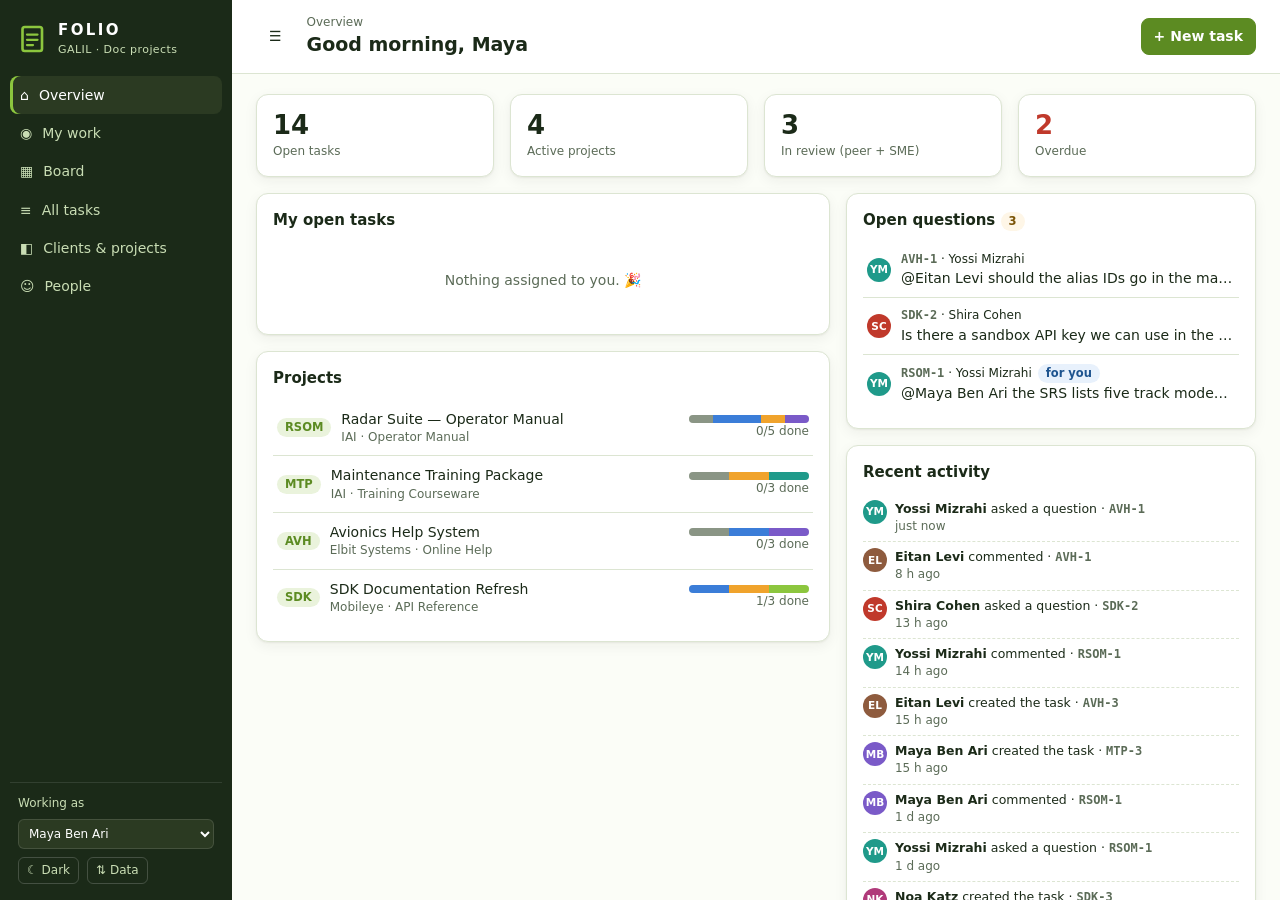
<file: site/folio/index.html>
<!doctype html>
<html lang="en">
<head>
<meta charset="utf-8">
<meta name="viewport" content="width=device-width, initial-scale=1, viewport-fit=cover">
<meta name="theme-color" content="#1B2A18">
<meta name="robots" content="noindex">
<title>GALIL Folio</title>
<link rel="icon" href="data:image/svg+xml,%3Csvg xmlns='http://www.w3.org/2000/svg' viewBox='0 0 40 40'%3E%3Crect x='6' y='4' width='26' height='32' rx='3' fill='none' stroke='%238CC63E' stroke-width='3.5'/%3E%3Cpath d='M12 14h14M12 21h14M12 28h8' stroke='%238CC63E' stroke-width='3' stroke-linecap='round'/%3E%3C/svg%3E">
<style>
:root{
  --bg:#FBFDF7; --panel:#FFFFFF; --panel2:#F4F8EE; --ink:#1B2A18; --muted:#5B6B57; --line:#DCE5D2;
  --chrome:#1B2A18; --chrometx:#FFFFFF; --chromedim:#C9DDB4; --chromehover:#2B3A22;
  --green:#8CC63E; --deep:#5C8B22; --deepfg:#FFFFFF; --hover:#EAF3DC;
  --blue:#3B7DD8; --bluebg:#E8F1FC; --bluetx:#1E548F;
  --amber:#F0A32C; --amberbg:#FEF6E7; --ambertx:#7A5407;
  --err:#C0392B; --errbg:#FBEBE9;
  --violet:#7A5AC8; --violetbg:#F1ECFB; --violettx:#4D3391;
  --teal:#1F9A8A; --tealbg:#E4F5F2; --tealtx:#12665B;
  --grey:#8A9585; --greybg:#EEF1EB;
  --shadow:0 1px 2px rgba(27,42,24,.06),0 4px 14px rgba(27,42,24,.06);
  color-scheme:light;
}
:root[data-theme="dark"]{
  --bg:#12180F; --panel:#1A2216; --panel2:#20291B; --ink:#E9F2DF; --muted:#A5B49B; --line:#2E3C26;
  --chrome:#0E140B; --chrometx:#E9F2DF; --chromedim:#9FB58A; --chromehover:#202B1A;
  --green:#9FD154; --deep:#B6E072; --deepfg:#14260A; --hover:#243019;
  --blue:#7FB2F0; --bluebg:#14263D; --bluetx:#9CC5F5;
  --amber:#F5B84F; --amberbg:#2E2412; --ambertx:#F0C270;
  --err:#F0796B; --errbg:#2E1815;
  --violet:#B39BF0; --violetbg:#251D3A; --violettx:#C9B7F5;
  --teal:#5FD0BF; --tealbg:#12302B; --tealtx:#8FE3D6;
  --grey:#8C9884; --greybg:#262F21;
  --shadow:0 1px 2px rgba(0,0,0,.3),0 4px 14px rgba(0,0,0,.25);
  color-scheme:dark;
}
@media (prefers-color-scheme:dark){:root:not([data-theme="light"]){
  --bg:#12180F; --panel:#1A2216; --panel2:#20291B; --ink:#E9F2DF; --muted:#A5B49B; --line:#2E3C26;
  --chrome:#0E140B; --chrometx:#E9F2DF; --chromedim:#9FB58A; --chromehover:#202B1A;
  --green:#9FD154; --deep:#B6E072; --deepfg:#14260A; --hover:#243019;
  --blue:#7FB2F0; --bluebg:#14263D; --bluetx:#9CC5F5;
  --amber:#F5B84F; --amberbg:#2E2412; --ambertx:#F0C270;
  --err:#F0796B; --errbg:#2E1815;
  --violet:#B39BF0; --violetbg:#251D3A; --violettx:#C9B7F5;
  --teal:#5FD0BF; --tealbg:#12302B; --tealtx:#8FE3D6;
  --grey:#8C9884; --greybg:#262F21;
  --shadow:0 1px 2px rgba(0,0,0,.3),0 4px 14px rgba(0,0,0,.25);
  color-scheme:dark;
}}
*{box-sizing:border-box}
html,body{height:100%;margin:0}
body{background:var(--bg);color:var(--ink);font:14px/1.45 system-ui,-apple-system,"Segoe UI",Roboto,sans-serif}
button,input,select,textarea{font:inherit;color:inherit}
a{color:var(--deep)}
#app{display:flex;height:100%}

/* sidebar */
.side{width:232px;flex:none;background:var(--chrome);color:var(--chrometx);display:flex;flex-direction:column;padding:16px 10px}
.brand{display:flex;align-items:center;gap:10px;padding:4px 8px 18px}
.brand b{letter-spacing:.16em;font-size:15px}
.brand small{display:block;color:var(--chromedim);font-size:11px;letter-spacing:.04em}
.nav button{display:flex;align-items:center;gap:10px;width:100%;padding:9px 10px;border:0;background:none;border-radius:8px;color:var(--chromedim);cursor:pointer;text-align:left}
.nav button:hover{background:var(--chromehover);color:var(--chrometx)}
.nav button.on{background:var(--chromehover);color:var(--chrometx);box-shadow:inset 3px 0 0 var(--green)}
.nav .count{margin-left:auto;font-size:11px;background:var(--green);color:#14260A;border-radius:10px;padding:0 7px;font-weight:600}
.side .grow{flex:1}
.side .me{border-top:1px solid rgba(255,255,255,.1);padding:12px 8px 0;font-size:12px;color:var(--chromedim)}
.side .me select{width:100%;margin-top:6px;background:var(--chromehover);border:1px solid rgba(255,255,255,.12);color:var(--chrometx);border-radius:6px;padding:6px}
.side .me .row{margin-top:8px}
.side .me button{background:none;border:1px solid rgba(255,255,255,.18);color:var(--chromedim);border-radius:6px;padding:4px 8px;cursor:pointer;font-size:12px}
.side .me button:hover{color:var(--chrometx)}

/* main */
.main{flex:1;min-width:0;display:flex;flex-direction:column;height:100%}
.top{display:flex;align-items:center;gap:12px;padding:14px 24px;border-bottom:1px solid var(--line);background:var(--panel)}
.top h1{font-size:19px;margin:0;font-weight:650}
.top .crumbs{color:var(--muted);font-size:12px}
.top .crumbs a{cursor:pointer;text-decoration:none}
.top .sp{flex:1}
.content{flex:1;overflow:auto;padding:20px 24px 40px}
.menu-btn{display:none}

/* atoms */
.btn{display:inline-flex;align-items:center;gap:6px;border:1px solid var(--line);background:var(--panel);border-radius:8px;padding:7px 12px;cursor:pointer;font-weight:550;white-space:nowrap}
.btn:hover{background:var(--hover)}
.btn.primary{background:var(--deep);border-color:var(--deep);color:var(--deepfg)}
.btn.primary:hover{filter:brightness(1.08)}
.btn.danger{color:var(--err)}
.btn.sm{padding:4px 9px;font-size:12px}
.btn.ghost{border-color:transparent;background:none}
.btn.ghost:hover{background:var(--hover)}
.row{display:flex;align-items:center;gap:8px;flex-wrap:wrap}
.chip{display:inline-flex;align-items:center;gap:4px;border-radius:999px;padding:1px 8px;font-size:11.5px;font-weight:600;white-space:nowrap;background:var(--greybg);color:var(--muted)}
.chip.green{background:var(--hover);color:var(--deep)}
.chip.blue{background:var(--bluebg);color:var(--bluetx)}
.chip.amber{background:var(--amberbg);color:var(--ambertx)}
.chip.red{background:var(--errbg);color:var(--err)}
.chip.violet{background:var(--violetbg);color:var(--violettx)}
.chip.teal{background:var(--tealbg);color:var(--tealtx)}
.key{font:600 12px ui-monospace,SFMono-Regular,Menlo,monospace;color:var(--muted)}
.avatar{width:24px;height:24px;border-radius:50%;display:inline-flex;align-items:center;justify-content:center;font-size:10.5px;font-weight:700;color:#fff;flex:none}
.avatar.lg{width:36px;height:36px;font-size:13px}
.avatar.none{background:var(--greybg)!important;color:var(--muted);border:1px dashed var(--grey)}
.muted{color:var(--muted)}
.small{font-size:12px}
.card{background:var(--panel);border:1px solid var(--line);border-radius:12px;box-shadow:var(--shadow)}
.pad{padding:16px}
.grid{display:grid;gap:16px}
.grid>*{min-width:0}
.g4{grid-template-columns:repeat(4,minmax(0,1fr))}
.g3{grid-template-columns:repeat(auto-fill,minmax(280px,1fr))}
.g2{grid-template-columns:minmax(0,1.4fr) minmax(0,1fr)}
.stat b{display:block;font-size:26px;line-height:1.1}
.stat span{color:var(--muted);font-size:12px}
h2{font-size:15px;margin:0 0 10px}
h3{font-size:13px;margin:0 0 8px;color:var(--muted);text-transform:uppercase;letter-spacing:.06em}
.empty{padding:28px;text-align:center;color:var(--muted)}
.prio{display:inline-flex;align-items:center;gap:4px;font-size:12px}
.prio i{width:8px;height:8px;border-radius:2px;display:inline-block}
.overdue{color:var(--err);font-weight:600}
input.f,select.f,textarea.f{width:100%;border:1px solid var(--line);background:var(--panel);border-radius:8px;padding:7px 10px;outline:none}
input.f:focus,select.f:focus,textarea.f:focus{border-color:var(--deep);box-shadow:0 0 0 3px var(--hover)}
textarea.f{resize:vertical;min-height:80px}
label.l{display:block;font-size:12px;font-weight:600;color:var(--muted);margin:0 0 4px}
.field{margin-bottom:12px}
.req{color:var(--err)}
.err-msg{color:var(--err);font-size:12px;margin-top:3px}

/* filters */
.filters{display:flex;gap:8px;flex-wrap:wrap;align-items:center;margin-bottom:16px}
.filters select,.filters input{border:1px solid var(--line);background:var(--panel);border-radius:8px;padding:6px 9px;max-width:200px}
.filters input{width:200px}

/* board */
.board{display:flex;gap:12px;align-items:flex-start;min-height:60vh;overflow-x:auto;padding-bottom:12px}
.col{flex:0 0 260px;background:var(--panel2);border:1px solid var(--line);border-radius:12px;display:flex;flex-direction:column;max-height:calc(100vh - 210px)}
.col-h{display:flex;align-items:center;gap:8px;padding:10px 12px;font-weight:650;font-size:12.5px;text-transform:uppercase;letter-spacing:.05em}
.col-h .dot{width:8px;height:8px;border-radius:50%}
.col-b{padding:4px 8px 10px;overflow-y:auto;flex:1;min-height:60px;display:flex;flex-direction:column;gap:8px}
.col.drop{outline:2px dashed var(--deep);outline-offset:-3px}
.tcard{background:var(--panel);border:1px solid var(--line);border-radius:10px;padding:10px;cursor:pointer;box-shadow:0 1px 2px rgba(0,0,0,.04)}
.tcard:hover{border-color:var(--deep)}
.tcard.dragging{opacity:.4}
.tcard .t{font-weight:550;margin:4px 0 8px}
.tcard .meta{display:flex;align-items:center;gap:6px;flex-wrap:wrap;font-size:12px;color:var(--muted)}
.tcard .meta .sp{flex:1}

/* tables */
table.t{width:100%;border-collapse:collapse;background:var(--panel)}
table.t th{text-align:left;font-size:11.5px;text-transform:uppercase;letter-spacing:.05em;color:var(--muted);font-weight:650;padding:9px 10px;border-bottom:1px solid var(--line);cursor:pointer;user-select:none;white-space:nowrap}
table.t td{padding:9px 10px;border-bottom:1px solid var(--line);vertical-align:middle}
table.t tr.click{cursor:pointer}
table.t tr.click:hover td{background:var(--hover)}
.tbl-wrap{overflow:auto;border:1px solid var(--line);border-radius:12px}

/* progress */
.bar{display:flex;height:8px;border-radius:5px;overflow:hidden;background:var(--greybg)}
.bar span{display:block;height:100%}

/* modal */
.scrim{position:fixed;inset:0;background:rgba(10,16,8,.45);display:flex;align-items:flex-start;justify-content:center;padding:5vh 16px;z-index:50;overflow:auto}
.modal{background:var(--panel);border-radius:14px;box-shadow:0 20px 60px rgba(0,0,0,.3);width:100%;max-width:520px}
.modal.wide{max-width:1060px}
.modal-h{display:flex;align-items:center;gap:10px;padding:14px 18px;border-bottom:1px solid var(--line)}
.modal-h h2{margin:0;font-size:16px;flex:1}
.modal-b{padding:18px}
.modal-f{display:flex;justify-content:flex-end;gap:8px;padding:12px 18px;border-top:1px solid var(--line)}
.x{border:0;background:none;font-size:20px;cursor:pointer;color:var(--muted);line-height:1;padding:4px 8px;border-radius:6px}
.x:hover{background:var(--hover)}

/* task detail */
.td{display:grid;grid-template-columns:minmax(0,1fr) 300px;gap:0}
.td-main{padding:18px 22px;border-right:1px solid var(--line);min-width:0}
.td-side{padding:18px;background:var(--panel2);border-bottom-right-radius:14px}
.td-title{font-size:20px;font-weight:650;border:1px solid transparent;border-radius:8px;padding:4px 6px;margin:0 -6px 10px;width:calc(100% + 12px);background:none}
.td-title:hover{border-color:var(--line)}
.td-title:focus{border-color:var(--deep);outline:none;background:var(--panel)}
.desc{white-space:pre-wrap;word-wrap:break-word;padding:8px 10px;border-radius:8px;border:1px solid transparent;cursor:text;min-height:44px}
.desc:hover{border-color:var(--line)}
.prop{display:grid;grid-template-columns:96px 1fr;align-items:center;gap:8px;margin-bottom:9px;font-size:13px}
.prop>span{color:var(--muted);font-size:12px;font-weight:600}
.prop select,.prop input{width:100%;border:1px solid var(--line);background:var(--panel);border-radius:7px;padding:5px 7px;font-size:13px}
.tabs{display:flex;gap:2px;border-bottom:1px solid var(--line);margin:22px 0 14px}
.tabs button{border:0;background:none;padding:8px 12px;cursor:pointer;color:var(--muted);font-weight:600;border-bottom:2px solid transparent;margin-bottom:-1px}
.tabs button.on{color:var(--ink);border-bottom-color:var(--deep)}
.comment{display:flex;gap:10px;margin-bottom:14px}
.comment .body{flex:1;min-width:0}
.comment .bubble{background:var(--panel2);border:1px solid var(--line);border-radius:10px;padding:9px 12px;white-space:pre-wrap;word-wrap:break-word;margin-top:4px}
.comment.q .bubble{background:var(--amberbg);border-color:var(--amber)}
.comment.q.resolved .bubble{background:var(--panel2);border-color:var(--line)}
.comment .acts{display:flex;gap:4px;margin-top:4px}
.comment .acts button{border:0;background:none;color:var(--muted);font-size:12px;cursor:pointer;padding:2px 6px;border-radius:5px}
.comment .acts button:hover{background:var(--hover);color:var(--ink)}
.mention{color:var(--bluetx);background:var(--bluebg);border-radius:4px;padding:0 3px;font-weight:600}
.composer{border:1px solid var(--line);border-radius:10px;background:var(--panel);overflow:hidden}
.composer textarea{border:0;width:100%;padding:10px 12px;min-height:70px;resize:vertical;outline:none;background:transparent}
.composer .bar2{display:flex;align-items:center;gap:8px;padding:8px 10px;border-top:1px solid var(--line);background:var(--panel2);flex-wrap:wrap}
.seg{display:inline-flex;border:1px solid var(--line);border-radius:8px;overflow:hidden}
.seg button{border:0;background:var(--panel);padding:4px 10px;cursor:pointer;font-size:12px;font-weight:600;color:var(--muted)}
.seg button.on{background:var(--deep);color:var(--deepfg)}
.act-item{display:flex;gap:8px;font-size:12.5px;padding:6px 0;border-bottom:1px dashed var(--line)}
.checklist label{display:flex;gap:8px;align-items:flex-start;padding:4px 0;cursor:pointer}
.checklist label.done span{text-decoration:line-through;color:var(--muted)}

.toast{position:fixed;bottom:20px;left:50%;transform:translateX(-50%);background:var(--chrome);color:var(--chrometx);padding:10px 16px;border-radius:10px;box-shadow:0 8px 24px rgba(0,0,0,.25);z-index:100;font-size:13px}
.list-item{display:flex;align-items:center;gap:10px;padding:9px 4px;border-bottom:1px solid var(--line);cursor:pointer}
.list-item:last-child{border-bottom:0}
.list-item:hover{background:var(--hover)}
.list-item .grow{flex:1;min-width:0;overflow:hidden;text-overflow:ellipsis;white-space:nowrap}

@media (max-width:900px){
  .g4{grid-template-columns:repeat(2,minmax(0,1fr))}
  .g2{grid-template-columns:1fr}
  .td{grid-template-columns:1fr}
  .td-main{border-right:0}
  .td-side{border-radius:0 0 14px 14px}
}
@media (max-width:760px){
  .side{position:fixed;inset:0 auto 0 0;z-index:40;transform:translateX(-100%);transition:transform .2s}
  .side.open{transform:none}
  .menu-btn{display:inline-flex}
  .top{padding:12px 16px}
  .content{padding:16px}
  .filters input,.filters select{max-width:none;flex:1 1 140px}
}
</style>
</head>
<body>
<div id="app"></div>
<script>
"use strict";
/* =====================================================================
   GALIL Folio — project & task tracking for technical-writing teams.
   Standalone: no network, no build step. Data lives in localStorage.
   Ids for people, clients and projects follow the WorkDesk conventions
   (u-*, c-*, p-*) so the two apps can share records later.
   ===================================================================== */
var KEY = "galil-folio-v1";
var APP_VERSION = 1;

var STATUSES = [
  { k: "Backlog",     color: "var(--grey)",   chip: "" },
  { k: "To Do",       color: "var(--blue)",   chip: "blue" },
  { k: "Writing",     color: "var(--amber)",  chip: "amber" },
  { k: "Peer Review", color: "var(--violet)", chip: "violet" },
  { k: "SME Review",  color: "var(--teal)",   chip: "teal" },
  { k: "Done",        color: "var(--green)",  chip: "green" }
];
var TYPES = ["Writing", "Editing", "Review", "Illustration", "Translation", "Localization", "SME Interview", "Publishing", "Doc Defect", "Research"];
var TYPE_CHIP = { "Writing": "amber", "Editing": "violet", "Review": "violet", "Illustration": "teal", "Translation": "blue", "Localization": "blue", "SME Interview": "teal", "Publishing": "green", "Doc Defect": "red", "Research": "" };
var PRIORITIES = [
  { k: "Critical", color: "var(--err)" },
  { k: "High",     color: "var(--amber)" },
  { k: "Medium",   color: "var(--blue)" },
  { k: "Low",      color: "var(--grey)" }
];
var DOC_TYPES = ["User Manual", "Operator Manual", "Maintenance Manual", "Online Help", "API Reference", "Release Notes", "Training Courseware", "Quick Start Guide", "Knowledge Base", "Proposal", "Other"];
var PROJECT_STATUSES = ["Active", "On Hold", "Completed", "Archived"];
var AVATAR_COLORS = ["#5C8B22", "#3B7DD8", "#C0392B", "#7A5AC8", "#1F9A8A", "#D9822B", "#8E5B3E", "#2F6F4F", "#B03A7A", "#4A5A9A"];

/* ================= utilities ================= */
function uid(p) { return p + "-" + Math.random().toString(36).slice(2, 9); }
function nowISO() { return new Date().toISOString(); }
function d2s(d) { var m = d.getMonth() + 1, dd = d.getDate(); return d.getFullYear() + "-" + (m < 10 ? "0" : "") + m + "-" + (dd < 10 ? "0" : "") + dd; }
function today() { return d2s(new Date()); }
function fmtDate(s) { if (!s) return "—"; var d = new Date(s.length === 10 ? s + "T00:00:00" : s); return d.toLocaleDateString(undefined, { day: "numeric", month: "short", year: "numeric" }); }
function fmtWhen(iso) {
  var d = new Date(iso), diff = (Date.now() - d.getTime()) / 1000;
  if (diff < 60) return "just now";
  if (diff < 3600) return Math.floor(diff / 60) + " min ago";
  if (diff < 86400) return Math.floor(diff / 3600) + " h ago";
  if (diff < 86400 * 7) return Math.floor(diff / 86400) + " d ago";
  return d.toLocaleDateString(undefined, { day: "numeric", month: "short", year: "numeric" });
}
function isOverdue(t) { return t.dueDate && t.status !== "Done" && t.dueDate < today(); }
function initials(name) { return (name || "?").split(/\s+/).filter(Boolean).slice(0, 2).map(function (s) { return s[0].toUpperCase(); }).join(""); }
function colorFor(id) { var h = 0; for (var i = 0; i < id.length; i++) h = (h * 31 + id.charCodeAt(i)) >>> 0; return AVATAR_COLORS[h % AVATAR_COLORS.length]; }
function byId(arr, id) { for (var i = 0; i < arr.length; i++) if (arr[i].id === id) return arr[i]; return null; }
function statusOf(k) { for (var i = 0; i < STATUSES.length; i++) if (STATUSES[i].k === k) return STATUSES[i]; return STATUSES[0]; }
function prioOf(k) { for (var i = 0; i < PRIORITIES.length; i++) if (PRIORITIES[i].k === k) return PRIORITIES[i]; return PRIORITIES[2]; }

/* tiny DOM builder: h(tag, props, ...children) — text is always set as text, never HTML */
function h(tag, props) {
  var el = document.createElement(tag);
  if (props) for (var k in props) {
    var v = props[k];
    if (v == null || v === false) continue;
    if (k === "class") el.className = v;
    else if (k === "style" && typeof v === "object") Object.assign(el.style, v);
    else if (k.slice(0, 2) === "on") el.addEventListener(k.slice(2).toLowerCase(), v);
    else if (k === "value") el.value = v;
    else if (k === "checked" || k === "selected" || k === "disabled") el[k] = !!v;
    else el.setAttribute(k, v === true ? "" : v);
  }
  for (var i = 2; i < arguments.length; i++) add(el, arguments[i]);
  return el;
}
function add(el, c) {
  if (c == null || c === false) return;
  if (Array.isArray(c)) { c.forEach(function (x) { add(el, x); }); return; }
  el.appendChild(c.nodeType ? c : document.createTextNode(String(c)));
}

/* ================= store ================= */
var db, ui = {
  route: [], sideOpen: false,
  filters: { q: "", clientId: "", projectId: "", assigneeId: "", type: "", priority: "", status: "" },
  sort: { k: "updatedAt", dir: -1 },
  openTask: null, taskTab: "comments", composerKind: "comment", editingDesc: false, editingCommentId: null,
  modal: null
};

function emptyDB() {
  return { app: "galil-folio", version: APP_VERSION, users: [], clients: [], projects: [], tasks: [], comments: [], activity: [], settings: { currentUserId: null, theme: null } };
}
function load() {
  try { var s = localStorage.getItem(KEY); if (s) { var o = JSON.parse(s); if (o && o.app === "galil-folio") return o; } } catch (e) {}
  return seed();
}
function save() {
  try { localStorage.setItem(KEY, JSON.stringify(db)); }
  catch (e) { toast("Browser storage is full — the last change was not saved."); }
}
function me() { return byId(db.users, db.settings.currentUserId) || db.users[0]; }
function userName(id) { var u = byId(db.users, id); return u ? u.fullName : "Unassigned"; }
function projectOf(t) { return byId(db.projects, t.projectId); }
function clientOf(p) { return p ? byId(db.clients, p.clientId) : null; }
function taskKey(t) { var p = projectOf(t); return (p ? p.key : "?") + "-" + t.num; }
function taskByKey(k) {
  for (var i = 0; i < db.tasks.length; i++) if (taskKey(db.tasks[i]) === k) return db.tasks[i];
  return null;
}
function log(taskId, text) { db.activity.push({ id: uid("a"), taskId: taskId, userId: me().id, at: nowISO(), text: text }); }
function commentsOf(taskId) { return db.comments.filter(function (c) { return c.taskId === taskId; }).sort(function (a, b) { return a.createdAt < b.createdAt ? -1 : 1; }); }
function openQuestions(taskId) { return db.comments.filter(function (c) { return c.taskId === taskId && c.kind === "question" && !c.resolved; }); }

/* ================= seed data ================= */
function seed() {
  var d = emptyDB();
  var T = function (n) { var x = new Date(); x.setDate(x.getDate() + n); return d2s(x); };
  var A = function (daysAgo, h) { var x = new Date(); x.setDate(x.getDate() - daysAgo); x.setHours(h || 10, (daysAgo * 7) % 60); return x.toISOString(); };
  var U = function (id, name, title, dept) {
    return { id: id, fullName: name, email: name.toLowerCase().replace(/[^a-z]+/g, ".") + "@galiltc.co.il", jobTitle: title, department: dept, isActive: true };
  };
  d.users = [
    U("u-ceo", "Dana Galil", "Founder & CEO", "Management"),
    U("u-ops", "Ronen Shaked", "Operations Manager", "Operations"),
    U("u-pm", "Maya Ben Ari", "Project Manager", "Delivery"),
    U("u-tl", "Eitan Levi", "Team Lead, Docs", "Delivery"),
    U("u-sen", "Noa Katz", "Senior Technical Writer", "Delivery"),
    U("u-emp", "Yossi Mizrahi", "Technical Writer", "Delivery"),
    U("u-emp2", "Tal Rosen", "Trainer", "Delivery"),
    U("u-fin", "Orit Hadad", "Finance Controller", "Finance"),
    U("u-ext", "Adam Peled", "Contract Illustrator", "External"),
    U("u-new", "Shira Cohen", "Technical Writer", "Delivery")
  ];
  d.clients = [
    { id: "c-iai", name: "IAI", code: "IAI", industry: "Aerospace & Defence", contactName: "Ilan Barak", contactEmail: "ilan@iai.example", notes: "Style guide: IAI-TW-SG rev F. All deliverables in S1000D-lite Word templates." },
    { id: "c-elb", name: "Elbit Systems", code: "ELB", industry: "Defence Electronics", contactName: "Rita Gold", contactEmail: "rita@elbit.example", notes: "Help authored in DITA, published via the client's CCMS." },
    { id: "c-mob", name: "Mobileye", code: "MOB", industry: "Automotive", contactName: "Sagi Peer", contactEmail: "sagi@mobileye.example", notes: "Developer docs in Markdown, reviewed through the client's Git." },
    { id: "c-gal", name: "GALIL (internal)", code: "GAL", industry: "Internal", contactName: "", contactEmail: "", notes: "Internal templates, style guide and training." }
  ];
  d.projects = [
    { id: "p-iai1", clientId: "c-iai", key: "RSOM", name: "Radar Suite — Operator Manual", docType: "Operator Manual", status: "Active", leadUserId: "u-pm", startDate: T(-120), dueDate: T(90), description: "Two-volume operator manual for the radar suite (Vol 1 Operation, Vol 2 Maintenance)." },
    { id: "p-iai2", clientId: "c-iai", key: "MTP", name: "Maintenance Training Package", docType: "Training Courseware", status: "Active", leadUserId: "u-pm", startDate: T(-60), dueDate: T(120), description: "Instructor guide, student handbook and slides for the level-2 maintenance course." },
    { id: "p-elb1", clientId: "c-elb", key: "AVH", name: "Avionics Help System", docType: "Online Help", status: "Active", leadUserId: "u-tl", startDate: T(-200), dueDate: T(30), description: "Migration of the legacy CHM help to DITA, then content refresh for release 5." },
    { id: "p-mob1", clientId: "c-mob", key: "SDK", name: "SDK Documentation Refresh", docType: "API Reference", status: "Active", leadUserId: "u-sen", startDate: T(-40), dueDate: T(60), description: "Rewrite the getting-started guide and regenerate the API reference for SDK 4.x." },
    { id: "p-gal1", clientId: "c-gal", key: "STY", name: "GALIL Style Guide 2027", docType: "Other", status: "On Hold", leadUserId: "u-tl", startDate: T(-20), dueDate: T(150), description: "Refresh of the house style guide and Word/FrameMaker templates." }
  ];
  var n = {};
  var tasks = [
    ["p-iai1", "Draft chapter 3 — Track modes", "Writing", "Writing", "High", "u-emp", "u-pm", T(6), 24, "Vol 1 · Ch 3", "Full draft with screenshots placed, ready for peer review.\n\nSource: SRS v2.3 §4.1–4.6 and the recorded walkthrough from 12 Sep.", ["vol1"], [["Outline approved", true], ["Screenshots captured", true], ["Draft written", false], ["Self-check against style guide", false]], -10],
    ["p-iai1", "Illustration pass — chapter 3", "Illustration", "To Do", "Medium", "u-ext", "u-pm", T(12), 16, "Vol 1 · Ch 3", "Redraw 12 figures to the client style sheet (line weights 0.5/1 pt, callouts in Arial 8).", ["vol1", "figures"], [], -7],
    ["p-iai1", "Maintenance procedures — outline", "Research", "Backlog", "Medium", "u-sen", "u-pm", T(20), 8, "Vol 2", "Agree the task breakdown with the client SME before writing starts.", ["vol2"], [], -3],
    ["p-iai1", "SME interview — antenna alignment", "SME Interview", "To Do", "High", "u-sen", "u-pm", T(3), 3, "Vol 2 · Ch 5", "Book 1 h with the field engineer. Prepare questions from the alignment test report.", ["vol2", "sme"], [["Questions sent in advance", false], ["Interview recorded", false]], -2],
    ["p-iai1", "Peer review — chapter 2", "Review", "Peer Review", "Medium", "u-tl", "u-emp", T(1), 6, "Vol 1 · Ch 2", "Review for accuracy, terminology and style-guide compliance. Use tracked changes.", ["vol1"], [], -5],
    ["p-iai2", "Build module 4 slides", "Writing", "Writing", "Medium", "u-emp2", "u-pm", T(9), 20, "Module 4", "Slides plus facilitator notes for the hydraulics module.", ["courseware"], [], -12],
    ["p-iai2", "Student handbook — module 3 edit", "Editing", "SME Review", "Medium", "u-sen", "u-pm", T(-2), 10, "Module 3", "Copy-edit pass done; with the client SME for technical sign-off.", ["courseware"], [], -15],
    ["p-iai2", "Translate module 1 to Hebrew", "Translation", "Backlog", "Low", null, "u-pm", T(45), 30, "Module 1", "Send to the translation vendor once module 1 is signed off. Glossary attached in the project share.", ["he"], [], -1],
    ["p-elb1", "Help topic migration — batch 2", "Writing", "Peer Review", "Critical", "u-emp", "u-tl", T(-1), 40, "Release 5", "Convert 80 topics to the new DITA map. Keep the old topic IDs as aliases so context-sensitive links keep working.", ["dita", "migration"], [["Topics converted", true], ["Map validated", true], ["Broken links fixed", false]], -21],
    ["p-elb1", "Fix broken cross-references in nav topics", "Doc Defect", "To Do", "High", "u-emp", "u-tl", T(4), 4, "Release 5", "QA found 14 xrefs pointing at removed topics (see the link report in the CCMS).", ["defect"], [], -4],
    ["p-elb1", "Publish release 5 help to staging", "Publishing", "Backlog", "Medium", "u-tl", "u-tl", T(25), 2, "Release 5", "Run the publish job and send the staging URL to Rita.", ["publish"], [], -1],
    ["p-mob1", "API reference — endpoints A–F", "Writing", "Done", "Medium", "u-sen", "u-sen", T(-8), 30, "SDK 4.0", "Generate and hand-edit reference pages.", ["api"], [], -30],
    ["p-mob1", "Getting-started guide rewrite", "Writing", "Writing", "High", "u-new", "u-sen", T(14), 18, "SDK 4.0", "New quick start for SDK 4: install, auth, first call, troubleshooting.", ["guide"], [["Install section", true], ["Auth section", false], ["First call sample", false], ["Troubleshooting", false]], -9],
    ["p-mob1", "API reference — endpoints G–M", "Writing", "To Do", "Medium", "u-sen", "u-sen", T(28), 30, "SDK 4.0", "Same approach as A–F.", ["api"], [], -2],
    ["p-gal1", "Collect style-guide change requests", "Research", "Backlog", "Low", "u-tl", "u-ceo", T(40), 6, "", "Survey the writers for pain points with the current guide.", [], [], -20]
  ];
  tasks.forEach(function (r, i) {
    n[r[0]] = (n[r[0]] || 0) + 1;
    var created = A(-r[13] , 9);
    d.tasks.push({
      id: "t-" + (i + 1), projectId: r[0], num: n[r[0]], title: r[1], type: r[2], status: r[3], priority: r[4],
      assigneeId: r[5], reporterId: r[6], dueDate: r[7], estimateHours: r[8], deliverable: r[9], description: r[10],
      labels: r[11], checklist: r[12].map(function (c) { return { id: uid("ck"), text: c[0], done: c[1] }; }),
      createdAt: created, updatedAt: A(Math.max(0, -r[13] - 3), 14)
    });
  });
  d.projects.forEach(function (p) { p.nextNum = (n[p.id] || 0) + 1; });
  d.comments = [
    { id: "cm-1", taskId: "t-1", authorId: "u-emp", kind: "question", body: "@Maya Ben Ari the SRS lists five track modes but the UI only shows four — is \"Silent track\" still in scope for this release?", createdAt: A(2, 11), resolved: false },
    { id: "cm-2", taskId: "t-1", authorId: "u-pm", kind: "comment", body: "Checking with Ilan at IAI, will update by Thursday.", createdAt: A(2, 15) },
    { id: "cm-3", taskId: "t-1", authorId: "u-emp", kind: "comment", body: "Screenshots are on the share under /RSOM/Vol1/Ch3/img (build 2.3.114).", createdAt: A(1, 10) },
    { id: "cm-4", taskId: "t-2", authorId: "u-ext", kind: "question", body: "Do the callouts need to be in Hebrew as well, or English only?", createdAt: A(3, 9), resolved: true, resolvedBy: "u-pm", resolvedAt: A(3, 12) },
    { id: "cm-5", taskId: "t-2", authorId: "u-pm", kind: "comment", body: "English only for this volume.", createdAt: A(3, 12) },
    { id: "cm-6", taskId: "t-9", authorId: "u-tl", kind: "comment", body: "Batch looks good overall. 6 topics still have hard-coded product names — please switch them to the keyref.", createdAt: A(1, 16) },
    { id: "cm-7", taskId: "t-9", authorId: "u-emp", kind: "question", body: "@Eitan Levi should the alias IDs go in the map or in each topic's prolog?", createdAt: A(0, 9), resolved: false },
    { id: "cm-8", taskId: "t-7", authorId: "u-sen", kind: "comment", body: "Sent to the SME for sign-off. They asked for 3 working days.", createdAt: A(4, 13) },
    { id: "cm-9", taskId: "t-13", authorId: "u-new", kind: "question", body: "Is there a sandbox API key we can use in the code samples?", createdAt: A(1, 11), resolved: false }
  ];
  d.activity = d.tasks.map(function (t) { return { id: uid("a"), taskId: t.id, userId: t.reporterId, at: t.createdAt, text: "created the task" }; });
  d.settings.currentUserId = "u-pm";
  return d;
}

/* ================= routing ================= */
function setHash(h_) { try { history.replaceState(null, "", h_); } catch (e) {} }
function go(path) { location.hash = "#/" + path; }
function parseRoute() { ui.route = (location.hash.replace(/^#\/?/, "") || "home").split("/").map(decodeURIComponent); }
window.addEventListener("hashchange", function () { parseRoute(); ui.sideOpen = false; render(); });

/* ================= rendering ================= */
var root = document.getElementById("app");
function render() {
  if (db.settings.theme) document.documentElement.setAttribute("data-theme", db.settings.theme);
  else document.documentElement.removeAttribute("data-theme");
  var scroll = root.querySelector(".content"), st = scroll ? scroll.scrollTop : 0;
  var page = pageFor(ui.route);
  root.replaceChildren(sidebar(), h("div", { class: "main" },
    h("div", { class: "top" },
      h("button", { class: "btn ghost menu-btn", onclick: function () { ui.sideOpen = !ui.sideOpen; render(); }, "aria-label": "Menu" }, "☰"),
      h("div", null, page.crumbs ? h("div", { class: "crumbs" }, page.crumbs) : null, h("h1", null, page.title)),
      h("div", { class: "sp" }), page.actions || null),
    h("div", { class: "content" }, page.body)));
  var c = root.querySelector(".content"); if (c && page.keepScroll) c.scrollTop = st;
  renderOverlay();
}

function sidebar() {
  var r = ui.route[0], u = me();
  var mine = db.tasks.filter(function (t) { return t.assigneeId === u.id && t.status !== "Done"; }).length;
  var item = function (k, icon, label, count) {
    return h("button", { class: r === k ? "on" : "", onclick: function () { go(k); } }, h("span", null, icon), label, count ? h("span", { class: "count" }, count) : null);
  };
  return h("aside", { class: "side" + (ui.sideOpen ? " open" : "") },
    h("div", { class: "brand" }, logo(30), h("div", null, h("b", null, "FOLIO"), h("small", null, "GALIL · Doc projects"))),
    h("nav", { class: "nav" },
      item("home", "⌂", "Overview"),
      item("my", "◉", "My work", mine),
      item("board", "▦", "Board"),
      item("tasks", "≡", "All tasks"),
      item("clients", "◧", "Clients & projects"),
      item("people", "☺", "People")),
    h("div", { class: "grow" }),
    h("div", { class: "me" },
      "Working as",
      h("select", { onchange: function (e) { db.settings.currentUserId = e.target.value; save(); render(); } },
        db.users.filter(function (x) { return x.isActive; }).map(function (x) { return h("option", { value: x.id, selected: x.id === u.id }, x.fullName); })),
      h("div", { class: "row" },
        h("button", { onclick: function () { db.settings.theme = isDark() ? "light" : "dark"; save(); render(); } }, isDark() ? "☀ Light" : "☾ Dark"),
        h("button", { onclick: function () { openModal({ kind: "data" }); } }, "⇅ Data"))));
}
function isDark() { return db.settings.theme ? db.settings.theme === "dark" : !!(window.matchMedia && matchMedia("(prefers-color-scheme: dark)").matches); }
function logo(size) {
  var ns = "http://www.w3.org/2000/svg", s = document.createElementNS(ns, "svg");
  s.setAttribute("viewBox", "0 0 40 40"); s.setAttribute("width", size); s.setAttribute("height", size);
  s.innerHTML = "<rect x='6' y='4' width='26' height='32' rx='3' fill='none' stroke='#8CC63E' stroke-width='3.5'/><path d='M12 14h14M12 21h14M12 28h8' stroke='#8CC63E' stroke-width='3' stroke-linecap='round'/>";
  return s;
}

function pageFor(r) {
  switch (r[0]) {
    case "my": return pageMy();
    case "board": return pageBoard();
    case "tasks": return pageTasks();
    case "clients": return r[1] ? pageClient(r[1]) : pageClients();
    case "project": return pageProject(r[1]);
    case "people": return r[1] ? pagePerson(r[1]) : pagePeople();
    case "task": {
      var t = taskByKey(r[1]);
      if (t && ui.openTask !== t.id) { ui.openTask = t.id; ui.taskTab = "comments"; }
      return pageBoard();
    }
    default: return pageHome();
  }
}

/* ---------- shared bits ---------- */
function avatar(userId, big) {
  var u = userId && byId(db.users, userId);
  if (!u) return h("span", { class: "avatar none" + (big ? " lg" : ""), title: "Unassigned" }, "?");
  return h("span", { class: "avatar" + (big ? " lg" : ""), style: { background: colorFor(u.id) }, title: u.fullName }, initials(u.fullName));
}
function statusChip(s) { return h("span", { class: "chip " + statusOf(s).chip }, s); }
function typeChip(t) { return h("span", { class: "chip " + (TYPE_CHIP[t] || "") }, t); }
function prio(p) { var o = prioOf(p); return h("span", { class: "prio" }, h("i", { style: { background: o.color } }), p); }
function due(t) { return t.dueDate ? h("span", { class: isOverdue(t) ? "overdue" : "" }, (isOverdue(t) ? "⚠ " : "") + fmtDate(t.dueDate)) : h("span", { class: "muted" }, "No due date"); }
function newTaskBtn(defaults) { return h("button", { class: "btn primary", onclick: function () { openModal({ kind: "task", defaults: defaults || {} }); } }, "+ New task"); }

function filteredTasks(extra) {
  var f = ui.filters, q = f.q.trim().toLowerCase();
  return db.tasks.filter(function (t) {
    var p = projectOf(t);
    if (!p) return false;
    if (extra && !extra(t)) return false;
    if (f.clientId && p.clientId !== f.clientId) return false;
    if (f.projectId && t.projectId !== f.projectId) return false;
    if (f.assigneeId === "none" ? t.assigneeId : (f.assigneeId && t.assigneeId !== f.assigneeId)) return false;
    if (f.type && t.type !== f.type) return false;
    if (f.priority && t.priority !== f.priority) return false;
    if (f.status && t.status !== f.status) return false;
    if (q && (taskKey(t) + " " + t.title + " " + t.description + " " + (t.deliverable || "") + " " + (t.labels || []).join(" ")).toLowerCase().indexOf(q) < 0) return false;
    return true;
  });
}
function filterBar(opts) {
  opts = opts || {};
  var f = ui.filters;
  var set = function (k) { return function (e) { f[k] = e.target.value; if (k === "clientId") f.projectId = ""; render(); }; };
  var sel = function (k, label, options) {
    return h("select", { onchange: set(k), "aria-label": label }, h("option", { value: "" }, label), options.map(function (o) { return h("option", { value: o.value, selected: f[k] === o.value }, o.label); }));
  };
  var projects = db.projects.filter(function (p) { return !f.clientId || p.clientId === f.clientId; });
  var active = Object.keys(f).some(function (k) { return f[k]; });
  var search = h("input", { type: "search", placeholder: "Search tasks…", value: f.q, oninput: function (e) {
    f.q = e.target.value; var pos = e.target.selectionStart; render();
    var i = root.querySelector(".filters input"); if (i) { i.focus(); i.setSelectionRange(pos, pos); }
  } });
  return h("div", { class: "filters" }, search,
    opts.noClient ? null : sel("clientId", "All clients", db.clients.map(function (c) { return { value: c.id, label: c.name }; })),
    opts.noProject ? null : sel("projectId", "All projects", projects.map(function (p) { return { value: p.id, label: p.key + " · " + p.name }; })),
    opts.noAssignee ? null : sel("assigneeId", "Anyone", [{ value: "none", label: "Unassigned" }].concat(db.users.map(function (u) { return { value: u.id, label: u.fullName }; }))),
    sel("type", "All types", TYPES.map(function (t) { return { value: t, label: t }; })),
    sel("priority", "Any priority", PRIORITIES.map(function (p) { return { value: p.k, label: p.k }; })),
    opts.status ? sel("status", "Any status", STATUSES.map(function (s) { return { value: s.k, label: s.k }; })) : null,
    active ? h("button", { class: "btn ghost sm", onclick: function () { Object.keys(f).forEach(function (k) { f[k] = ""; }); render(); } }, "✕ Clear") : null);
}

/* ---------- Overview ---------- */
function pageHome() {
  var u = me(), open = db.tasks.filter(function (t) { return t.status !== "Done"; });
  var overdue = open.filter(isOverdue);
  var qs = db.comments.filter(function (c) { return c.kind === "question" && !c.resolved && byId(db.tasks, c.taskId); });
  var inReview = open.filter(function (t) { return t.status === "Peer Review" || t.status === "SME Review"; });
  var stat = function (n, label, onclick, cls) { return h("div", { class: "card pad stat", style: { cursor: onclick ? "pointer" : "" }, onclick: onclick }, h("b", { class: cls || null }, n), h("span", null, label)); };
  var mine = open.filter(function (t) { return t.assigneeId === u.id; }).sort(function (a, b) { return (a.dueDate || "9") < (b.dueDate || "9") ? -1 : 1; });
  var mentions = qs.filter(function (c) { return c.body.indexOf("@" + u.fullName) >= 0 || (byId(db.tasks, c.taskId) || {}).assigneeId === u.id && c.authorId !== u.id || (byId(db.tasks, c.taskId) || {}).reporterId === u.id && c.authorId !== u.id; });
  var recent = db.activity.concat(db.comments.map(function (c) { return { taskId: c.taskId, userId: c.authorId, at: c.createdAt, text: c.kind === "question" ? "asked a question" : "commented" }; }))
    .filter(function (a) { return byId(db.tasks, a.taskId); }).sort(function (a, b) { return a.at < b.at ? 1 : -1; }).slice(0, 12);

  return {
    title: "Good " + (new Date().getHours() < 12 ? "morning" : new Date().getHours() < 18 ? "afternoon" : "evening") + ", " + u.fullName.split(" ")[0],
    crumbs: "Overview", actions: newTaskBtn(),
    body: [
      h("div", { class: "grid g4", style: { marginBottom: "16px" } },
        stat(open.length, "Open tasks", function () { go("tasks"); }),
        stat(db.projects.filter(function (p) { return p.status === "Active"; }).length, "Active projects", function () { go("clients"); }),
        stat(inReview.length, "In review (peer + SME)", function () { go("board"); }),
        stat(overdue.length, "Overdue", function () { ui.filters.status = ""; ui.sort = { k: "dueDate", dir: 1 }; go("tasks"); }, overdue.length ? "overdue" : "")),
      h("div", { class: "grid g2" },
        h("div", { class: "grid", style: { alignContent: "start" } },
          h("div", { class: "card pad" }, h("h2", null, "My open tasks"),
            mine.length ? mine.slice(0, 8).map(taskRow) : h("div", { class: "empty" }, "Nothing assigned to you. 🎉")),
          h("div", { class: "card pad" }, h("h2", null, "Projects"),
            db.projects.filter(function (p) { return p.status === "Active"; }).map(projectRow))),
        h("div", { class: "grid", style: { alignContent: "start" } },
          h("div", { class: "card pad" }, h("h2", null, "Open questions ", h("span", { class: "chip amber" }, qs.length)),
            qs.length ? qs.slice().sort(function (a, b) { return a.createdAt < b.createdAt ? 1 : -1; }).slice(0, 8).map(function (c) {
              var t = byId(db.tasks, c.taskId);
              return h("div", { class: "list-item", onclick: function () { openTask(t); } }, avatar(c.authorId),
                h("div", { class: "grow" }, h("div", { class: "small" }, h("span", { class: "key" }, taskKey(t)), " · ", userName(c.authorId), mentions.indexOf(c) >= 0 ? h("span", { class: "chip blue", style: { marginLeft: "6px" } }, "for you") : null),
                  h("div", { style: { whiteSpace: "nowrap", overflow: "hidden", textOverflow: "ellipsis" } }, c.body)));
            }) : h("div", { class: "empty" }, "No open questions.")),
          h("div", { class: "card pad" }, h("h2", null, "Recent activity"),
            recent.map(function (a) {
              var t = byId(db.tasks, a.taskId);
              return h("div", { class: "act-item", style: { cursor: "pointer" }, onclick: function () { openTask(t); } }, avatar(a.userId),
                h("div", null, h("b", null, userName(a.userId)), " ", a.text, " · ", h("span", { class: "key" }, taskKey(t)), h("div", { class: "muted small" }, fmtWhen(a.at))));
            }))))
    ]
  };
}
function taskRow(t) {
  return h("div", { class: "list-item", onclick: function () { openTask(t); } },
    h("span", { class: "key", style: { minWidth: "62px" } }, taskKey(t)),
    h("div", { class: "grow" }, t.title), statusChip(t.status), h("span", { class: "small" }, due(t)));
}
function projectRow(p) {
  var ts = db.tasks.filter(function (t) { return t.projectId === p.id; });
  var c = clientOf(p);
  return h("div", { class: "list-item", onclick: function () { go("project/" + p.id); } },
    h("span", { class: "chip green" }, p.key),
    h("div", { class: "grow" }, h("div", null, p.name), h("div", { class: "muted small" }, (c ? c.name : "") + " · " + p.docType)),
    h("div", { style: { width: "120px" } }, progress(ts), h("div", { class: "muted small", style: { textAlign: "right" } }, ts.filter(function (t) { return t.status === "Done"; }).length + "/" + ts.length + " done")));
}
function progress(ts) {
  var bar = h("div", { class: "bar", title: STATUSES.map(function (s) { return s.k + ": " + ts.filter(function (t) { return t.status === s.k; }).length; }).join("\n") });
  if (!ts.length) return bar;
  STATUSES.forEach(function (s) {
    var n = ts.filter(function (t) { return t.status === s.k; }).length;
    if (n) bar.appendChild(h("span", { style: { width: (n / ts.length * 100) + "%", background: s.color } }));
  });
  return bar;
}

/* ---------- My work ---------- */
function pageMy() {
  var u = me();
  var mine = db.tasks.filter(function (t) { return t.assigneeId === u.id && t.status !== "Done"; });
  var reported = db.tasks.filter(function (t) { return t.reporterId === u.id && t.assigneeId !== u.id && t.status !== "Done"; });
  var groups = STATUSES.filter(function (s) { return s.k !== "Done"; }).map(function (s) { return { s: s, ts: mine.filter(function (t) { return t.status === s.k; }) }; }).filter(function (g) { return g.ts.length; });
  return {
    title: "My work", crumbs: u.fullName + " · " + u.jobTitle, actions: newTaskBtn({ assigneeId: u.id }),
    body: h("div", { class: "grid g2" },
      h("div", { class: "card pad" }, h("h2", null, "Assigned to me"),
        groups.length ? groups.map(function (g) { return [h("h3", { style: { marginTop: "12px" } }, g.s.k + " (" + g.ts.length + ")"), g.ts.map(taskRow)]; }) : h("div", { class: "empty" }, "Nothing assigned to you.")),
      h("div", { class: "card pad", style: { alignSelf: "start" } }, h("h2", null, "Reported by me"),
        reported.length ? reported.map(function (t) {
          return h("div", { class: "list-item", onclick: function () { openTask(t); } }, h("span", { class: "key" }, taskKey(t)), h("div", { class: "grow" }, t.title), avatar(t.assigneeId));
        }) : h("div", { class: "empty" }, "No open tasks you reported for others.")))
  };
}

/* ---------- Board ---------- */
var dragId = null;
function pageBoard() {
  var ts = filteredTasks();
  var pr = { Critical: 0, High: 1, Medium: 2, Low: 3 };
  return {
    title: "Board", crumbs: "All projects", keepScroll: true, actions: newTaskBtn({ projectId: ui.filters.projectId }),
    body: [filterBar(), h("div", { class: "board" }, STATUSES.map(function (s) {
      var col = ts.filter(function (t) { return t.status === s.k; }).sort(function (a, b) { return (pr[a.priority] - pr[b.priority]) || ((a.dueDate || "9") < (b.dueDate || "9") ? -1 : 1); });
      var colEl = h("div", { class: "col",
        ondragover: function (e) { e.preventDefault(); colEl.classList.add("drop"); },
        ondragleave: function () { colEl.classList.remove("drop"); },
        ondrop: function (e) { e.preventDefault(); colEl.classList.remove("drop"); var t = byId(db.tasks, dragId); if (t && t.status !== s.k) setField(t, "status", s.k); } },
        h("div", { class: "col-h" }, h("span", { class: "dot", style: { background: s.color } }), s.k, h("span", { class: "muted" }, col.length),
          h("span", { style: { flex: 1 } }), h("button", { class: "btn ghost sm", title: "Add a task to " + s.k, onclick: function () { openModal({ kind: "task", defaults: { status: s.k, projectId: ui.filters.projectId } }); } }, "+")),
        h("div", { class: "col-b" }, col.map(card)));
      return colEl;
    }))]
  };
}
function card(t) {
  var p = projectOf(t), nC = db.comments.filter(function (c) { return c.taskId === t.id; }).length, nQ = openQuestions(t.id).length;
  var ck = t.checklist || [], ckDone = ck.filter(function (c) { return c.done; }).length;
  var el = h("div", { class: "tcard", draggable: "true",
    ondragstart: function (e) { dragId = t.id; el.classList.add("dragging"); e.dataTransfer.effectAllowed = "move"; e.dataTransfer.setData("text/plain", t.id); },
    ondragend: function () { el.classList.remove("dragging"); },
    onclick: function () { openTask(t); } },
    h("div", { class: "row", style: { justifyContent: "space-between" } }, h("span", { class: "key" }, taskKey(t)), typeChip(t.type)),
    h("div", { class: "t" }, t.title),
    h("div", { class: "muted small", style: { marginBottom: "6px" } }, p.name + (t.deliverable ? " · " + t.deliverable : "")),
    h("div", { class: "meta" }, prio(t.priority),
      t.dueDate ? h("span", { class: isOverdue(t) ? "overdue" : "" }, "◷ " + fmtDate(t.dueDate).replace(/,? \d{4}$/, "")) : null,
      ck.length ? h("span", { title: "Checklist" }, "☑ " + ckDone + "/" + ck.length) : null,
      nC ? h("span", { title: "Comments" }, "💬 " + nC) : null,
      nQ ? h("span", { class: "chip amber", title: "Open questions" }, "? " + nQ) : null,
      h("span", { class: "sp" }), avatar(t.assigneeId)));
  return el;
}

/* ---------- Task list ---------- */
function pageTasks() {
  var ts = filteredTasks(), s = ui.sort;
  var cols = [
    ["key", "Key", function (t) { return taskKey(t); }],
    ["title", "Title", function (t) { return t.title.toLowerCase(); }],
    ["project", "Project", function (t) { return projectOf(t).name; }],
    ["type", "Type", function (t) { return t.type; }],
    ["status", "Status", function (t) { return STATUSES.indexOf(statusOf(t.status)); }],
    ["priority", "Priority", function (t) { return PRIORITIES.indexOf(prioOf(t.priority)); }],
    ["assignee", "Assignee", function (t) { return t.assigneeId ? userName(t.assigneeId) : "~"; }],
    ["dueDate", "Due", function (t) { return t.dueDate || "9999"; }],
    ["updatedAt", "Updated", function (t) { return t.updatedAt; }]
  ];
  var getter = (cols.filter(function (c) { return c[0] === s.k; })[0] || cols[8])[2];
  ts.sort(function (a, b) { var x = getter(a), y = getter(b); return (x < y ? -1 : x > y ? 1 : 0) * s.dir; });
  return {
    title: "All tasks", crumbs: ts.length + " task" + (ts.length === 1 ? "" : "s"), actions: newTaskBtn({ projectId: ui.filters.projectId }),
    body: [filterBar({ status: true }), ts.length ? h("div", { class: "tbl-wrap" }, h("table", { class: "t" },
      h("thead", null, h("tr", null, cols.map(function (c) {
        return h("th", { onclick: function () { if (s.k === c[0]) s.dir = -s.dir; else { s.k = c[0]; s.dir = 1; } render(); } }, c[1] + (s.k === c[0] ? (s.dir > 0 ? " ▲" : " ▼") : ""));
      }))),
      h("tbody", null, ts.map(function (t) {
        var nQ = openQuestions(t.id).length;
        return h("tr", { class: "click", onclick: function () { openTask(t); } },
          h("td", null, h("span", { class: "key" }, taskKey(t))),
          h("td", null, t.title, nQ ? h("span", { class: "chip amber", style: { marginLeft: "6px" } }, "? " + nQ) : null),
          h("td", { class: "small" }, projectOf(t).name, h("div", { class: "muted" }, (clientOf(projectOf(t)) || {}).name)),
          h("td", null, typeChip(t.type)), h("td", null, statusChip(t.status)), h("td", null, prio(t.priority)),
          h("td", null, h("span", { class: "row", style: { flexWrap: "nowrap" } }, avatar(t.assigneeId), h("span", { class: "small" }, userName(t.assigneeId)))),
          h("td", { class: "small" }, due(t)), h("td", { class: "small muted" }, fmtWhen(t.updatedAt)));
      })))) : h("div", { class: "card empty" }, "No tasks match these filters.")]
  };
}

/* ---------- Clients ---------- */
function pageClients() {
  return {
    title: "Clients & projects", crumbs: db.clients.length + " clients · " + db.projects.length + " projects",
    actions: h("div", { class: "row" }, h("button", { class: "btn", onclick: function () { openModal({ kind: "project", defaults: {} }); } }, "+ Project"), h("button", { class: "btn primary", onclick: function () { openModal({ kind: "client" }); } }, "+ Client")),
    body: db.clients.length ? h("div", { class: "grid g3" }, db.clients.map(function (c) {
      var ps = db.projects.filter(function (p) { return p.clientId === c.id; });
      var ts = db.tasks.filter(function (t) { return ps.some(function (p) { return p.id === t.projectId; }); });
      return h("div", { class: "card pad", style: { cursor: "pointer" }, onclick: function () { go("clients/" + c.id); } },
        h("div", { class: "row", style: { marginBottom: "8px" } }, h("span", { class: "avatar lg", style: { background: colorFor(c.id), borderRadius: "10px" } }, c.code.slice(0, 3)),
          h("div", { style: { flex: 1 } }, h("b", null, c.name), h("div", { class: "muted small" }, c.industry || "—"))),
        h("div", { class: "small muted", style: { marginBottom: "10px" } }, ps.length + " project" + (ps.length === 1 ? "" : "s") + " · " + ts.filter(function (t) { return t.status !== "Done"; }).length + " open tasks"),
        progress(ts),
        h("div", { style: { marginTop: "10px" } }, ps.map(function (p) {
          return h("div", { class: "row small", style: { padding: "3px 0" } }, h("span", { class: "key" }, p.key), h("span", { style: { flex: 1 } }, p.name), h("span", { class: "chip" + (p.status === "Active" ? " green" : "") }, p.status));
        })));
    })) : h("div", { class: "card empty" }, "No clients yet. Add your first client to get started.")
  };
}
function pageClient(id) {
  var c = byId(db.clients, id);
  if (!c) return { title: "Client not found", body: h("div", { class: "card empty" }, "This client no longer exists.") };
  var ps = db.projects.filter(function (p) { return p.clientId === c.id; });
  return {
    title: c.name, crumbs: h("span", null, h("a", { onclick: function () { go("clients"); } }, "Clients"), " / " + c.code),
    actions: h("div", { class: "row" },
      h("button", { class: "btn", onclick: function () { openModal({ kind: "client", item: c }); } }, "✎ Edit"),
      h("button", { class: "btn primary", onclick: function () { openModal({ kind: "project", defaults: { clientId: c.id } }); } }, "+ Project")),
    body: h("div", { class: "grid g2" },
      h("div", { class: "card pad", style: { alignSelf: "start" } }, h("h2", null, "Projects"),
        ps.length ? ps.map(projectRow) : h("div", { class: "empty" }, "No projects for this client yet.")),
      h("div", { class: "card pad", style: { alignSelf: "start" } }, h("h2", null, "Client details"),
        kv("Code", c.code), kv("Industry", c.industry), kv("Contact", c.contactName), kv("Email", c.contactEmail ? h("a", { href: "mailto:" + c.contactEmail }, c.contactEmail) : ""),
        h("h3", { style: { marginTop: "14px" } }, "Notes & style requirements"), h("div", { style: { whiteSpace: "pre-wrap" } }, c.notes || h("span", { class: "muted" }, "—"))))
  };
}
function kv(k, v) { return h("div", { class: "prop" }, h("span", null, k), h("div", null, v || h("span", { class: "muted" }, "—"))); }

/* ---------- Project ---------- */
function pageProject(id) {
  var p = byId(db.projects, id);
  if (!p) return { title: "Project not found", body: h("div", { class: "card empty" }, "This project no longer exists.") };
  var c = clientOf(p), ts = db.tasks.filter(function (t) { return t.projectId === p.id; });
  var est = ts.reduce(function (s, t) { return s + (+t.estimateHours || 0); }, 0);
  var people = {}; ts.forEach(function (t) { if (t.assigneeId) people[t.assigneeId] = (people[t.assigneeId] || 0) + (t.status !== "Done" ? 1 : 0); });
  var openTs = ts.filter(function (t) { return t.status !== "Done"; });
  return {
    title: p.name, crumbs: h("span", null, h("a", { onclick: function () { go("clients"); } }, "Clients"), " / ", h("a", { onclick: function () { go("clients/" + c.id); } }, c.name), " / " + p.key),
    actions: h("div", { class: "row" },
      h("button", { class: "btn", onclick: function () { Object.keys(ui.filters).forEach(function (k) { ui.filters[k] = ""; }); ui.filters.projectId = p.id; go("board"); } }, "▦ Board"),
      h("button", { class: "btn", onclick: function () { openModal({ kind: "project", item: p }); } }, "✎ Edit"),
      newTaskBtn({ projectId: p.id })),
    body: [
      h("div", { class: "grid g4", style: { marginBottom: "16px" } },
        h("div", { class: "card pad stat" }, h("b", null, openTs.length), h("span", null, "Open tasks")),
        h("div", { class: "card pad stat" }, h("b", null, ts.filter(function (t) { return t.status === "Done"; }).length), h("span", null, "Done")),
        h("div", { class: "card pad stat" }, h("b", null, est + " h"), h("span", null, "Estimated effort")),
        h("div", { class: "card pad stat" }, h("b", { class: p.dueDate && p.dueDate < today() && p.status === "Active" ? "overdue" : "" }, fmtDate(p.dueDate)), h("span", null, "Delivery date"))),
      h("div", { class: "grid g2" },
        h("div", { class: "card pad", style: { alignSelf: "start" } }, h("h2", null, "Tasks"),
          h("div", { style: { marginBottom: "12px" } }, progress(ts)),
          STATUSES.map(function (s) {
            var g = ts.filter(function (t) { return t.status === s.k; });
            return g.length ? [h("h3", { style: { marginTop: "12px" } }, s.k + " (" + g.length + ")"), g.map(function (t) {
              return h("div", { class: "list-item", onclick: function () { openTask(t); } }, h("span", { class: "key", style: { minWidth: "62px" } }, taskKey(t)), h("div", { class: "grow" }, t.title), typeChip(t.type), avatar(t.assigneeId));
            })] : null;
          }), ts.length ? null : h("div", { class: "empty" }, "No tasks yet.")),
        h("div", { class: "grid", style: { alignContent: "start" } },
          h("div", { class: "card pad" }, h("h2", null, "Details"),
            kv("Client", c.name), kv("Key", p.key), kv("Document", p.docType), kv("Status", h("span", { class: "chip" + (p.status === "Active" ? " green" : "") }, p.status)),
            kv("Lead", p.leadUserId ? h("span", { class: "row" }, avatar(p.leadUserId), userName(p.leadUserId)) : ""), kv("Start", fmtDate(p.startDate)), kv("Delivery", fmtDate(p.dueDate)),
            p.description ? h("div", { style: { whiteSpace: "pre-wrap", marginTop: "10px" } }, p.description) : null),
          h("div", { class: "card pad" }, h("h2", null, "Team on this project"),
            Object.keys(people).length ? Object.keys(people).map(function (uid_) {
              return h("div", { class: "list-item", onclick: function () { go("people/" + uid_); } }, avatar(uid_), h("div", { class: "grow" }, userName(uid_)), h("span", { class: "muted small" }, people[uid_] + " open"));
            }) : h("div", { class: "empty" }, "Nobody assigned yet."))))
    ]
  };
}

/* ---------- People ---------- */
function pagePeople() {
  return {
    title: "People", crumbs: "Anyone in the company can be assigned a task",
    actions: h("button", { class: "btn primary", onclick: function () { openModal({ kind: "person" }); } }, "+ Person"),
    body: h("div", { class: "tbl-wrap" }, h("table", { class: "t" },
      h("thead", null, h("tr", null, ["Name", "Title", "Department", "Open", "In review", "Overdue", "Done"].map(function (x) { return h("th", { style: { cursor: "default" } }, x); }))),
      h("tbody", null, db.users.map(function (u) {
        var ts = db.tasks.filter(function (t) { return t.assigneeId === u.id; });
        var open = ts.filter(function (t) { return t.status !== "Done"; });
        var od = open.filter(isOverdue).length;
        return h("tr", { class: "click", onclick: function () { go("people/" + u.id); }, style: { opacity: u.isActive ? 1 : .55 } },
          h("td", null, h("span", { class: "row", style: { flexWrap: "nowrap" } }, avatar(u.id), h("span", null, u.fullName, u.isActive ? null : h("span", { class: "chip", style: { marginLeft: "6px" } }, "Inactive"), h("div", { class: "muted small" }, u.email)))),
          h("td", null, u.jobTitle), h("td", null, u.department), h("td", null, open.length),
          h("td", null, open.filter(function (t) { return /Review/.test(t.status); }).length),
          h("td", { class: od ? "overdue" : "" }, od), h("td", null, ts.length - open.length));
      }))))
  };
}
function pagePerson(id) {
  var u = byId(db.users, id);
  if (!u) return { title: "Person not found", body: h("div", { class: "card empty" }, "This person no longer exists.") };
  var ts = db.tasks.filter(function (t) { return t.assigneeId === u.id; });
  return {
    title: u.fullName, crumbs: h("span", null, h("a", { onclick: function () { go("people"); } }, "People"), " / " + u.jobTitle),
    actions: h("div", { class: "row" }, h("button", { class: "btn", onclick: function () { openModal({ kind: "person", item: u }); } }, "✎ Edit"), newTaskBtn({ assigneeId: u.id })),
    body: h("div", { class: "grid g2" },
      h("div", { class: "card pad" }, h("h2", null, "Assigned tasks"),
        STATUSES.map(function (s) {
          var g = ts.filter(function (t) { return t.status === s.k; });
          return g.length ? [h("h3", { style: { marginTop: "12px" } }, s.k + " (" + g.length + ")"), g.map(taskRow)] : null;
        }), ts.length ? null : h("div", { class: "empty" }, "No tasks assigned.")),
      h("div", { class: "card pad", style: { alignSelf: "start" } }, h("div", { class: "row", style: { marginBottom: "12px" } }, avatar(u.id, true), h("div", null, h("b", null, u.fullName), h("div", { class: "muted small" }, u.jobTitle))),
        kv("Email", h("a", { href: "mailto:" + u.email }, u.email)), kv("Department", u.department), kv("Status", u.isActive ? "Active" : "Inactive")))
  };
}

/* ================= task actions ================= */
function openTask(t) { if (!t) return; ui.draft = ""; ui.openTask = t.id; ui.taskTab = "comments"; ui.editingDesc = false; ui.editingCommentId = null; setHash("#/task/" + encodeURIComponent(taskKey(t))); renderOverlay(); }
function closeTask() {
  ui.openTask = null;
  if (ui.route[0] === "task") { setHash("#/board"); parseRoute(); render(); }
  else { setHash("#/" + ui.route.join("/")); render(); }
}
var FIELD_LABELS = { status: "status", priority: "priority", type: "type", assigneeId: "assignee", dueDate: "due date", estimateHours: "estimate", deliverable: "deliverable", projectId: "project", title: "title", description: "description", labels: "labels" };
function fmtVal(k, v) {
  if (k === "assigneeId") return v ? userName(v) : "Unassigned";
  if (k === "dueDate") return v ? fmtDate(v) : "none";
  if (k === "projectId") { var p = byId(db.projects, v); return p ? p.key : "?"; }
  if (k === "estimateHours") return v ? v + " h" : "none";
  if (k === "labels") return (v || []).join(", ") || "none";
  return v || "none";
}
function setField(t, k, v) {
  var old = t[k];
  if (JSON.stringify(old) === JSON.stringify(v)) return;
  if (k === "projectId") { var np = byId(db.projects, v); t.num = np.nextNum++; }
  t[k] = v; t.updatedAt = nowISO();
  log(t.id, k === "description" ? "updated the description" : k === "title" ? "renamed the task to “" + v + "”" : "changed " + FIELD_LABELS[k] + " from " + fmtVal(k, old) + " to " + fmtVal(k, v));
  save();
  if (ui.openTask === t.id) setHash("#/task/" + encodeURIComponent(taskKey(t)));
  render();
}

/* ================= overlays ================= */
var overlay = null;
function renderOverlay() {
  var keep = overlay && overlay.dataset.for === (ui.modal ? "m" : ui.openTask) ? overlay.scrollTop : 0;
  if (overlay) { overlay.remove(); overlay = null; }
  var content = null;
  if (ui.modal) content = modalView(ui.modal);
  else if (ui.openTask) { var t = byId(db.tasks, ui.openTask); if (t) content = taskView(t); else ui.openTask = null; }
  if (!content) return;
  overlay = h("div", { class: "scrim", onmousedown: function (e) { if (e.target === overlay) { if (ui.modal) closeModal(); else closeTask(); } } }, content);
  overlay.dataset.for = ui.modal ? "m" : ui.openTask;
  document.body.appendChild(overlay);
  overlay.scrollTop = keep;
  var af = overlay.querySelector("[data-autofocus]"); if (af) af.focus();
}
document.addEventListener("keydown", function (e) {
  if (e.key === "Escape") { if (ui.modal) closeModal(); else if (ui.openTask) closeTask(); }
  if (e.key === "c" && !ui.modal && !ui.openTask && !/INPUT|TEXTAREA|SELECT/.test(document.activeElement.tagName)) { e.preventDefault(); openModal({ kind: "task", defaults: {} }); }
});

/* ---------- task detail ---------- */
function taskView(t) {
  var p = projectOf(t), c = clientOf(p), u = me();
  var sel = function (k, options) {
    return h("select", { onchange: function (e) { setField(t, k, e.target.value || null); } }, options.map(function (o) { return h("option", { value: o.value, selected: (t[k] || "") === o.value }, o.label); }));
  };
  var title = h("input", { class: "td-title", value: t.title, "aria-label": "Title",
    onkeydown: function (e) { if (e.key === "Enter") e.target.blur(); },
    onblur: function (e) { var v = e.target.value.trim(); if (v && v !== t.title) setField(t, "title", v); else e.target.value = t.title; } });

  var desc = ui.editingDesc
    ? h("div", null, h("textarea", { class: "f", id: "desc-ed", rows: 8, "data-autofocus": true }, t.description || ""),
        h("div", { class: "row", style: { marginTop: "6px" } },
          h("button", { class: "btn primary sm", onclick: function () { ui.editingDesc = false; setField(t, "description", document.getElementById("desc-ed").value); renderOverlay(); } }, "Save"),
          h("button", { class: "btn sm", onclick: function () { ui.editingDesc = false; renderOverlay(); } }, "Cancel")))
    : h("div", { class: "desc", title: "Click to edit", onclick: function () { ui.editingDesc = true; renderOverlay(); } }, t.description ? richText(t.description) : h("span", { class: "muted" }, "Add a description — scope, sources, style notes…"));

  var ck = t.checklist || [];
  var checklist = h("div", { class: "checklist" },
    ck.map(function (it) {
      return h("label", { class: it.done ? "done" : "" },
        h("input", { type: "checkbox", checked: it.done, onchange: function () { it.done = !it.done; t.updatedAt = nowISO(); log(t.id, (it.done ? "checked" : "unchecked") + " “" + it.text + "”"); save(); render(); } }),
        h("span", { style: { flex: 1 } }, it.text),
        h("button", { class: "x", style: { fontSize: "14px", padding: "0 6px" }, title: "Remove", onclick: function (e) { e.preventDefault(); t.checklist = ck.filter(function (x) { return x !== it; }); save(); render(); } }, "×"));
    }),
    h("form", { class: "row", style: { marginTop: "6px" }, onsubmit: function (e) {
      e.preventDefault(); var i = e.target.querySelector("input"), v = i.value.trim(); if (!v) return;
      t.checklist = ck.concat([{ id: uid("ck"), text: v, done: false }]); t.updatedAt = nowISO(); save(); render();
      var ni = overlay && overlay.querySelector(".checklist form input"); if (ni) ni.focus();
    } }, h("input", { class: "f", placeholder: "Add a checklist item…", style: { flex: 1 } }), h("button", { class: "btn sm" }, "Add")));

  var comments = commentsOf(t.id), qCount = openQuestions(t.id).length;
  var acts = db.activity.filter(function (a) { return a.taskId === t.id; }).sort(function (a, b) { return a.at < b.at ? 1 : -1; });

  var tabBody;
  if (ui.taskTab === "comments") tabBody = h("div", null, comments.length ? comments.map(function (cm) { return commentView(t, cm); }) : h("div", { class: "muted small", style: { marginBottom: "12px" } }, "No comments yet. Ask a question, share a source, or add notes for the reviewer."), composer(t));
  else tabBody = h("div", null, acts.map(function (a) { return h("div", { class: "act-item" }, avatar(a.userId), h("div", null, h("b", null, userName(a.userId)), " " + a.text, h("div", { class: "muted small" }, fmtWhen(a.at)))); }));

  return h("div", { class: "modal wide", role: "dialog", "aria-label": taskKey(t) },
    h("div", { class: "modal-h" },
      h("span", { class: "key" }, taskKey(t)), h("span", { class: "muted small" }, c.name + " / " + p.name),
      h("h2", null, ""),
      h("button", { class: "btn ghost sm", title: "Copy link", onclick: function () { copy(location.href.split("#")[0] + "#/task/" + encodeURIComponent(taskKey(t))); } }, "🔗 Link"),
      h("button", { class: "btn ghost sm danger", onclick: function () {
        confirmBox("Delete " + taskKey(t) + "?", "The task, its comments and history are removed for good.", "Delete", function () {
          db.tasks = db.tasks.filter(function (x) { return x !== t; });
          db.comments = db.comments.filter(function (x) { return x.taskId !== t.id; });
          db.activity = db.activity.filter(function (x) { return x.taskId !== t.id; });
          save(); toast(taskKey(t) + " deleted"); closeTask();
        });
      } }, "🗑 Delete"),
      h("button", { class: "x", onclick: closeTask, "aria-label": "Close" }, "×")),
    h("div", { class: "td" },
      h("div", { class: "td-main" },
        title,
        h("div", { class: "row", style: { marginBottom: "14px" } }, statusChip(t.status), typeChip(t.type), prio(t.priority), (t.labels || []).map(function (l) { return h("span", { class: "chip" }, "#" + l); })),
        h("h3", null, "Description"), desc,
        h("h3", { style: { marginTop: "18px" } }, "Checklist " + (ck.length ? "(" + ck.filter(function (x) { return x.done; }).length + "/" + ck.length + ")" : "")), checklist,
        h("div", { class: "tabs" },
          h("button", { class: ui.taskTab === "comments" ? "on" : "", onclick: function () { ui.taskTab = "comments"; renderOverlay(); } }, "Comments (" + comments.length + ")", qCount ? h("span", { class: "chip amber", style: { marginLeft: "6px" } }, qCount + " open ?") : null),
          h("button", { class: ui.taskTab === "activity" ? "on" : "", onclick: function () { ui.taskTab = "activity"; renderOverlay(); } }, "History")),
        tabBody),
      h("div", { class: "td-side" },
        h("div", { class: "prop" }, h("span", null, "Status"), sel("status", STATUSES.map(function (s) { return { value: s.k, label: s.k }; }))),
        h("div", { class: "prop" }, h("span", null, "Assignee"), sel("assigneeId", [{ value: "", label: "Unassigned" }].concat(db.users.filter(function (x) { return x.isActive || x.id === t.assigneeId; }).map(function (x) { return { value: x.id, label: x.fullName }; })))),
        t.assigneeId !== u.id ? h("div", { style: { margin: "-4px 0 10px 104px" } }, h("a", { href: "#", class: "small", onclick: function (e) { e.preventDefault(); setField(t, "assigneeId", u.id); } }, "Assign to me")) : null,
        h("div", { class: "prop" }, h("span", null, "Type"), sel("type", TYPES.map(function (x) { return { value: x, label: x }; }))),
        h("div", { class: "prop" }, h("span", null, "Priority"), sel("priority", PRIORITIES.map(function (x) { return { value: x.k, label: x.k }; }))),
        h("div", { class: "prop" }, h("span", null, "Due date"), h("input", { type: "date", value: t.dueDate || "", onchange: function (e) { setField(t, "dueDate", e.target.value || null); } })),
        h("div", { class: "prop" }, h("span", null, "Estimate (h)"), h("input", { type: "number", min: 0, step: 0.5, value: t.estimateHours == null ? "" : t.estimateHours, onchange: function (e) { setField(t, "estimateHours", e.target.value === "" ? null : +e.target.value); } })),
        h("div", { class: "prop" }, h("span", null, "Deliverable"), h("input", { value: t.deliverable || "", placeholder: "e.g. Vol 1 · Ch 3", onchange: function (e) { setField(t, "deliverable", e.target.value.trim()); } })),
        h("div", { class: "prop" }, h("span", null, "Labels"), h("input", { value: (t.labels || []).join(", "), placeholder: "comma, separated", onchange: function (e) { setField(t, "labels", e.target.value.split(",").map(function (s) { return s.trim().replace(/^#/, ""); }).filter(Boolean)); } })),
        h("div", { class: "prop" }, h("span", null, "Project"), sel("projectId", db.projects.map(function (x) { return { value: x.id, label: x.key + " · " + x.name }; }))),
        h("div", { class: "prop" }, h("span", null, "Reporter"), h("span", { class: "row" }, avatar(t.reporterId), userName(t.reporterId))),
        h("hr", { style: { border: 0, borderTop: "1px solid var(--line)", margin: "14px 0" } }),
        h("div", { class: "muted small" }, "Created " + fmtWhen(t.createdAt)), h("div", { class: "muted small" }, "Updated " + fmtWhen(t.updatedAt)))));
}

function richText(text) {
  var names = db.users.map(function (u) { return u.fullName; }).sort(function (a, b) { return b.length - a.length; });
  var frag = document.createDocumentFragment();
  if (!names.length) { frag.appendChild(document.createTextNode(text)); return frag; }
  var re = new RegExp("@(" + names.map(function (n) { return n.replace(/[.*+?^${}()|[\]\\]/g, "\\$&"); }).join("|") + ")", "g");
  var last = 0, m;
  while ((m = re.exec(text))) {
    if (m.index > last) frag.appendChild(document.createTextNode(text.slice(last, m.index)));
    frag.appendChild(h("span", { class: "mention" }, m[0]));
    last = m.index + m[0].length;
  }
  if (last < text.length) frag.appendChild(document.createTextNode(text.slice(last)));
  return frag;
}

function commentView(t, cm) {
  var u = me(), mine = cm.authorId === u.id, isQ = cm.kind === "question";
  var editing = ui.editingCommentId === cm.id;
  return h("div", { class: "comment" + (isQ ? " q" : "") + (cm.resolved ? " resolved" : "") },
    avatar(cm.authorId),
    h("div", { class: "body" },
      h("div", { class: "row small" }, h("b", null, userName(cm.authorId)), h("span", { class: "muted" }, fmtWhen(cm.createdAt) + (cm.editedAt ? " · edited" : "")),
        isQ ? h("span", { class: "chip " + (cm.resolved ? "green" : "amber") }, cm.resolved ? "✓ Answered" : "? Question") : null),
      editing
        ? h("div", null, h("textarea", { class: "f", id: "cm-ed", "data-autofocus": true, style: { marginTop: "4px" } }, cm.body),
            h("div", { class: "row", style: { marginTop: "6px" } },
              h("button", { class: "btn primary sm", onclick: function () { var v = document.getElementById("cm-ed").value.trim(); if (v) { cm.body = v; cm.editedAt = nowISO(); save(); } ui.editingCommentId = null; render(); } }, "Save"),
              h("button", { class: "btn sm", onclick: function () { ui.editingCommentId = null; renderOverlay(); } }, "Cancel")))
        : h("div", { class: "bubble" }, richText(cm.body)),
      cm.resolved && cm.resolvedBy ? h("div", { class: "muted small", style: { marginTop: "3px" } }, "Marked answered by " + userName(cm.resolvedBy) + " · " + fmtWhen(cm.resolvedAt)) : null,
      editing ? null : h("div", { class: "acts" },
        h("button", { onclick: function () { ui.composerKind = "comment"; var ta = overlay.querySelector(".composer textarea"); ta.value = ui.draft = "@" + userName(cm.authorId) + " "; ta.focus(); } }, "Reply"),
        isQ ? h("button", { onclick: function () {
          cm.resolved = !cm.resolved; cm.resolvedBy = cm.resolved ? u.id : null; cm.resolvedAt = cm.resolved ? nowISO() : null;
          log(t.id, cm.resolved ? "marked a question answered" : "reopened a question"); save(); render();
        } }, cm.resolved ? "Reopen" : "✓ Mark answered") : null,
        mine ? h("button", { onclick: function () { ui.editingCommentId = cm.id; renderOverlay(); } }, "Edit") : null,
        mine ? h("button", { onclick: function () { confirmBox("Delete this comment?", "", "Delete", function () { db.comments = db.comments.filter(function (x) { return x !== cm; }); save(); render(); }); } }, "Delete") : null)));
}

function composer(t) {
  var u = me();
  var ta = h("textarea", { placeholder: ui.composerKind === "question" ? "Ask a question — mention someone with @ so they see it…" : "Add a comment, a source link, review notes… (Ctrl+Enter to post)",
    onkeydown: function (e) { if (e.key === "Enter" && (e.ctrlKey || e.metaKey)) post(); },
    oninput: function () { ui.draft = ta.value; mentionHint(); } }, ui.draft || "");
  var hint = h("div", { class: "row small", style: { padding: "0 10px 6px" } });
  function mentionHint() {
    hint.replaceChildren();
    var m = /@([\w ]{0,20})$/.exec(ta.value.slice(0, ta.selectionStart));
    if (!m) return;
    var q = m[1].toLowerCase();
    db.users.filter(function (x) { return x.isActive && x.fullName.toLowerCase().indexOf(q) === 0; }).slice(0, 6).forEach(function (x) {
      hint.appendChild(h("button", { class: "btn sm", onmousedown: function (e) {
        e.preventDefault();
        var pos = ta.selectionStart, before = ta.value.slice(0, pos).replace(/@([\w ]{0,20})$/, "@" + x.fullName + " ");
        ta.value = ui.draft = before + ta.value.slice(pos); ta.focus(); ta.setSelectionRange(before.length, before.length); hint.replaceChildren();
      } }, avatar(x.id), x.fullName));
    });
  }
  function post() {
    var v = ta.value.trim(); if (!v) return;
    db.comments.push({ id: uid("cm"), taskId: t.id, authorId: u.id, kind: ui.composerKind, body: v, createdAt: nowISO(), resolved: false });
    t.updatedAt = nowISO(); ui.draft = ""; save(); ui.composerKind = "comment"; render();
  }
  return h("div", { class: "composer" }, ta, hint,
    h("div", { class: "bar2" }, avatar(u.id), h("span", { class: "small muted" }, "as " + u.fullName),
      h("span", { style: { flex: 1 } }),
      h("div", { class: "seg" },
        h("button", { class: ui.composerKind === "comment" ? "on" : "", onclick: function () { ui.composerKind = "comment"; renderOverlay(); overlay.querySelector(".composer textarea").focus(); } }, "💬 Comment"),
        h("button", { class: ui.composerKind === "question" ? "on" : "", onclick: function () { ui.composerKind = "question"; renderOverlay(); overlay.querySelector(".composer textarea").focus(); } }, "? Question")),
      h("button", { class: "btn primary sm", onclick: post }, ui.composerKind === "question" ? "Ask" : "Post")));
}

/* ---------- modals (forms) ---------- */
function openModal(m) { ui.modal = m; renderOverlay(); }
function closeModal() { ui.modal = null; renderOverlay(); }
function confirmBox(title, text, okLabel, onOk) { openModal({ kind: "confirm", title: title, text: text, okLabel: okLabel, onOk: onOk }); }

function modalView(m) {
  if (m.kind === "confirm") return shell(m.title, h("div", null, m.text || ""), [
    h("button", { class: "btn", onclick: closeModal }, "Cancel"),
    h("button", { class: "btn primary", "data-autofocus": true, style: { background: "var(--err)", borderColor: "var(--err)", color: "#fff" }, onclick: function () { var f = m.onOk; ui.modal = null; renderOverlay(); f(); } }, m.okLabel || "OK")]);
  if (m.kind === "data") return dataModal();
  var spec = FORMS[m.kind](m), vals = {}, errs = m.errs || {};
  var fields = spec.fields.map(function (f) {
    var v = m.values ? m.values[f.k] : (m.item ? m.item[f.k] : (m.defaults && m.defaults[f.k] != null && m.defaults[f.k] !== "" ? m.defaults[f.k] : f.def));
    if (f.k === "labels" && Array.isArray(v)) v = v.join(", ");
    var input;
    if (f.t === "select") input = h("select", { class: "f", name: f.k }, (f.blank ? [h("option", { value: "" }, f.blank)] : []).concat(f.options().map(function (o) { return h("option", { value: o.value, selected: (v || "") === o.value }, o.label); })));
    else if (f.t === "textarea") input = h("textarea", { class: "f", name: f.k, rows: 4, placeholder: f.ph || "" }, v || "");
    else input = h("input", { class: "f", name: f.k, type: f.t || "text", value: v == null ? "" : v, placeholder: f.ph || "", maxlength: f.max || null, style: f.k === "key" || f.k === "code" ? { textTransform: "uppercase" } : null });
    if (f.first) input.setAttribute("data-autofocus", "");
    vals[f.k] = input;
    return h("div", { class: "field", style: f.half ? { display: "inline-block", width: "calc(50% - 6px)", marginRight: f.half === 1 ? "12px" : 0, verticalAlign: "top" } : null },
      h("label", { class: "l" }, f.label, f.req ? h("span", { class: "req" }, " *") : null), input,
      errs[f.k] ? h("div", { class: "err-msg" }, errs[f.k]) : f.help ? h("div", { class: "muted small", style: { marginTop: "3px" } }, f.help) : null);
  });
  var submit = function (e) {
    if (e) e.preventDefault();
    var out = {};
    Object.keys(vals).forEach(function (k) { out[k] = vals[k].value.trim(); });
    var e2 = {};
    spec.fields.forEach(function (f) { if (f.req && !out[f.k]) e2[f.k] = "Required"; });
    if (spec.validate) spec.validate(out, e2);
    if (Object.keys(e2).length) { m.values = out; m.errs = e2; renderOverlay(); return; }
    spec.save(out);
  };
  var foot = [];
  if (m.item && spec.remove) foot.push(h("button", { type: "button", class: "btn danger", style: { marginRight: "auto" }, onclick: spec.remove }, "Delete"));
  foot.push(h("button", { type: "button", class: "btn", onclick: closeModal }, "Cancel"), h("button", { class: "btn primary", type: "submit" }, m.item ? "Save" : "Create"));
  return h("form", { class: "modal", onsubmit: submit, novalidate: true },
    h("div", { class: "modal-h" }, h("h2", null, spec.title), h("button", { type: "button", class: "x", onclick: closeModal }, "×")),
    h("div", { class: "modal-b" }, fields), h("div", { class: "modal-f" }, foot));
}
function shell(title, body, foot) {
  return h("div", { class: "modal" }, h("div", { class: "modal-h" }, h("h2", null, title), h("button", { class: "x", onclick: closeModal }, "×")), h("div", { class: "modal-b" }, body), foot ? h("div", { class: "modal-f" }, foot) : null);
}
var userOpts = function () { return db.users.filter(function (u) { return u.isActive; }).map(function (u) { return { value: u.id, label: u.fullName + " — " + u.jobTitle }; }); };
var opts = function (arr) { return function () { return arr.map(function (x) { return { value: x.k || x, label: x.k || x }; }); }; };

var FORMS = {
  task: function (m) {
    return {
      title: "New task",
      fields: [
        { k: "projectId", label: "Project", req: true, t: "select", blank: "Select a project…", options: function () { return db.projects.filter(function (p) { return p.status !== "Archived"; }).map(function (p) { return { value: p.id, label: (clientOf(p) || {}).name + " · " + p.key + " · " + p.name }; }); } },
        { k: "title", label: "Title", req: true, first: true, ph: "e.g. Draft chapter 4 — Calibration" },
        { k: "type", label: "Type", t: "select", options: opts(TYPES), def: "Writing", half: 1 },
        { k: "priority", label: "Priority", t: "select", options: opts(PRIORITIES), def: "Medium", half: 2 },
        { k: "assigneeId", label: "Assignee", t: "select", blank: "Unassigned", options: userOpts, half: 1 },
        { k: "status", label: "Status", t: "select", options: opts(STATUSES), def: "To Do", half: 2 },
        { k: "dueDate", label: "Due date", t: "date", half: 1 },
        { k: "estimateHours", label: "Estimate (hours)", t: "number", half: 2 },
        { k: "deliverable", label: "Deliverable / section", ph: "e.g. Vol 1 · Ch 4, Module 2, Release 5" },
        { k: "labels", label: "Labels", ph: "comma, separated" },
        { k: "description", label: "Description", t: "textarea", ph: "Scope, source material, style notes, acceptance criteria…" }
      ],
      save: function (v) {
        var p = byId(db.projects, v.projectId);
        var t = { id: uid("t"), projectId: p.id, num: p.nextNum++, title: v.title, type: v.type, priority: v.priority, status: v.status, assigneeId: v.assigneeId || null,
          reporterId: me().id, dueDate: v.dueDate || null, estimateHours: v.estimateHours === "" ? null : +v.estimateHours, deliverable: v.deliverable, description: v.description,
          labels: v.labels.split(",").map(function (s) { return s.trim().replace(/^#/, ""); }).filter(Boolean), checklist: [], createdAt: nowISO(), updatedAt: nowISO() };
        db.tasks.push(t); log(t.id, "created the task"); save();
        ui.modal = null; toast(taskKey(t) + " created"); render(); openTask(t);
      }
    };
  },
  client: function (m) {
    var c = m.item;
    return {
      title: c ? "Edit client" : "New client",
      fields: [
        { k: "name", label: "Client name", req: true, first: true },
        { k: "code", label: "Short code", req: true, max: 5, ph: "e.g. IAI", half: 1 },
        { k: "industry", label: "Industry", half: 2 },
        { k: "contactName", label: "Contact person", half: 1 },
        { k: "contactEmail", label: "Contact email", t: "email", half: 2 },
        { k: "notes", label: "Notes & style requirements", t: "textarea", ph: "Style guide, templates, authoring tool, review process…" }
      ],
      validate: function (v, e) { v.code = v.code.toUpperCase(); if (db.clients.some(function (x) { return x.code === v.code && x !== c; })) e.code = "Another client already uses this code."; },
      save: function (v) {
        if (c) Object.assign(c, v); else { c = Object.assign({ id: uid("c") }, v); db.clients.push(c); }
        save(); ui.modal = null; renderOverlay(); go("clients/" + c.id); render();
      },
      remove: c ? function () {
        var n = db.projects.filter(function (p) { return p.clientId === c.id; }).length;
        if (n) { toast("Move or delete this client's " + n + " project(s) first."); return; }
        confirmBox("Delete " + c.name + "?", "", "Delete", function () { db.clients = db.clients.filter(function (x) { return x !== c; }); save(); go("clients"); });
      } : null
    };
  },
  project: function (m) {
    var p = m.item;
    return {
      title: p ? "Edit project" : "New project",
      fields: [
        { k: "clientId", label: "Client", req: true, t: "select", blank: "Select a client…", options: function () { return db.clients.map(function (c) { return { value: c.id, label: c.name }; }); } },
        { k: "name", label: "Project name", req: true, first: true, ph: "e.g. Radar Suite — Operator Manual" },
        { k: "key", label: "Project key", req: true, max: 6, ph: "e.g. RSOM", help: "Prefix for task keys (RSOM-12). Letters and digits.", half: 1 },
        { k: "docType", label: "Deliverable type", t: "select", options: opts(DOC_TYPES), def: "User Manual", half: 2 },
        { k: "status", label: "Status", t: "select", options: opts(PROJECT_STATUSES), def: "Active", half: 1 },
        { k: "leadUserId", label: "Project lead", t: "select", blank: "—", options: userOpts, half: 2 },
        { k: "startDate", label: "Start date", t: "date", half: 1 },
        { k: "dueDate", label: "Delivery date", t: "date", half: 2 },
        { k: "description", label: "Description", t: "textarea" }
      ],
      validate: function (v, e) {
        v.key = v.key.toUpperCase();
        if (v.key && !/^[A-Z][A-Z0-9]{1,5}$/.test(v.key)) e.key = "2–6 letters/digits, starting with a letter.";
        else if (db.projects.some(function (x) { return x.key === v.key && x !== p; })) e.key = "Another project already uses this key.";
        if (v.startDate && v.dueDate && v.dueDate < v.startDate) e.dueDate = "Delivery is before the start date.";
      },
      save: function (v) {
        v.leadUserId = v.leadUserId || null;
        if (p) Object.assign(p, v); else { p = Object.assign({ id: uid("p"), nextNum: 1 }, v); db.projects.push(p); }
        save(); ui.modal = null; renderOverlay(); go("project/" + p.id); render();
      },
      remove: p ? function () {
        var n = db.tasks.filter(function (t) { return t.projectId === p.id; }).length;
        confirmBox("Delete " + p.name + "?", n ? "Its " + n + " task(s) and their comments are deleted too." : "", "Delete", function () {
          var ids = db.tasks.filter(function (t) { return t.projectId === p.id; }).map(function (t) { return t.id; });
          db.tasks = db.tasks.filter(function (t) { return t.projectId !== p.id; });
          db.comments = db.comments.filter(function (c) { return ids.indexOf(c.taskId) < 0; });
          db.activity = db.activity.filter(function (a) { return ids.indexOf(a.taskId) < 0; });
          db.projects = db.projects.filter(function (x) { return x !== p; });
          if (ui.filters.projectId === p.id) ui.filters.projectId = "";
          save(); go("clients/" + p.clientId);
        });
      } : null
    };
  },
  person: function (m) {
    var u = m.item;
    return {
      title: u ? "Edit person" : "Add a person",
      fields: [
        { k: "fullName", label: "Full name", req: true, first: true },
        { k: "email", label: "Email", req: true, t: "email", ph: "name@galiltc.co.il" },
        { k: "jobTitle", label: "Job title", req: true, half: 1, ph: "e.g. Technical Writer" },
        { k: "department", label: "Department", half: 2, ph: "e.g. Delivery" },
        { k: "isActive", label: "Status", t: "select", options: function () { return [{ value: "yes", label: "Active" }, { value: "no", label: "Inactive (can't be assigned new tasks)" }]; }, def: "yes" }
      ],
      validate: function (v, e) {
        if (v.email && !/^[^@\s]+@[^@\s]+\.[^@\s]+$/.test(v.email)) e.email = "Not a valid email address.";
        else if (db.users.some(function (x) { return x.email.toLowerCase() === v.email.toLowerCase() && x !== u; })) e.email = "Someone already has this email.";
      },
      save: function (v) {
        v.isActive = v.isActive !== "no";
        if (u) Object.assign(u, v); else { u = Object.assign({ id: uid("u") }, v); db.users.push(u); }
        save(); ui.modal = null; renderOverlay(); go("people/" + u.id); render();
      }
    };
  }
};
/* the person form stores isActive as a boolean — feed the select its string form */
var _personForm = FORMS.person;
FORMS.person = function (m) {
  if (m.item && !m.values) m.values = Object.assign({}, m.item, { isActive: m.item.isActive ? "yes" : "no" });
  return _personForm(m);
};

function dataModal() {
  var file = h("input", { type: "file", accept: "application/json,.json", onchange: function (e) {
    var f = e.target.files[0]; if (!f) return;
    var r = new FileReader();
    r.onload = function () {
      try {
        var o = JSON.parse(r.result);
        if (!o || o.app !== "galil-folio" || !Array.isArray(o.tasks)) throw new Error("This is not a GALIL Folio backup.");
        confirmBox("Replace all data?", "Everything in this browser is replaced with the backup (" + o.tasks.length + " tasks, " + (o.projects || []).length + " projects).", "Restore", function () {
          db = Object.assign(emptyDB(), o); save(); ui.openTask = null; toast("Backup restored"); go("home"); render();
        });
      } catch (err) { toast(err.message); }
    };
    r.readAsText(f);
  } });
  return shell("Data & backup", h("div", null,
    h("p", { class: "muted", style: { marginTop: 0 } }, "Folio keeps its data in this browser only. Download a backup to move it to another browser or keep a copy."),
    h("div", { class: "row", style: { marginBottom: "16px" } },
      h("button", { class: "btn primary", onclick: function () {
        saveFile("galil-folio-backup-" + today() + ".json", JSON.stringify(Object.assign({}, db, { exported: nowISO() }), null, 2), "application/json", "Backup");
      } }, EMBEDDED ? "⧉ Copy backup" : "⬇ Download backup"),
      h("button", { class: "btn", onclick: function () {
        var rows = [["Key", "Title", "Client", "Project", "Type", "Status", "Priority", "Assignee", "Reporter", "Due", "Estimate (h)", "Deliverable", "Labels", "Open questions", "Created", "Updated"]];
        db.tasks.forEach(function (t) { var p = projectOf(t); rows.push([taskKey(t), t.title, (clientOf(p) || {}).name, p.name, t.type, t.status, t.priority, t.assigneeId ? userName(t.assigneeId) : "", userName(t.reporterId), t.dueDate || "", t.estimateHours == null ? "" : t.estimateHours, t.deliverable || "", (t.labels || []).join(" "), openQuestions(t.id).length, t.createdAt.slice(0, 10), t.updatedAt.slice(0, 10)]); });
        var csv = "﻿" + rows.map(function (r) { return r.map(function (c) { c = String(c == null ? "" : c); return /[",\n]/.test(c) ? '"' + c.replace(/"/g, '""') + '"' : c; }).join(","); }).join("\r\n");
        saveFile("galil-folio-tasks-" + today() + ".csv", csv, "text/csv", "Task CSV");
      } }, EMBEDDED ? "⧉ Copy tasks (CSV)" : "⬇ Export tasks (CSV)")),
    h("label", { class: "l" }, "Restore from a backup"), file,
    h("hr", { style: { border: 0, borderTop: "1px solid var(--line)", margin: "18px 0" } }),
    h("button", { class: "btn danger", onclick: function () { confirmBox("Reset to the demo data?", "All your clients, projects, tasks and comments in this browser are replaced with the sample data.", "Reset", function () { db = seed(); save(); ui.openTask = null; go("home"); render(); }); } }, "↺ Reset to demo data")), null);
}

/* ---------- misc ---------- */
var toastTimer;
function toast(msg) {
  var old = document.querySelector(".toast"); if (old) old.remove();
  var el = h("div", { class: "toast", role: "status" }, msg); document.body.appendChild(el);
  clearTimeout(toastTimer); toastTimer = setTimeout(function () { el.remove(); }, 2600);
}
var EMBEDDED = (function () { try { return window.top !== window.self; } catch (e) { return true; } })();
function saveFile(name, text, type, what) {
  if (EMBEDDED) {
    if (navigator.clipboard) navigator.clipboard.writeText(text).then(function () { toast(what + " copied to the clipboard — paste it into a file"); }, function () { toast("Couldn't copy " + what.toLowerCase() + " here — open Folio directly to download it."); });
    return;
  }
  var a = h("a", { href: URL.createObjectURL(new Blob([text], { type: type })), download: name }); document.body.appendChild(a); a.click(); a.remove();
}
function copy(text) {
  if (navigator.clipboard) navigator.clipboard.writeText(text).then(function () { toast("Link copied"); }, function () { toast(text); });
  else toast(text);
}

/* ================= boot ================= */
db = load();
parseRoute();
render();
</script>
</body>
</html>
</file>
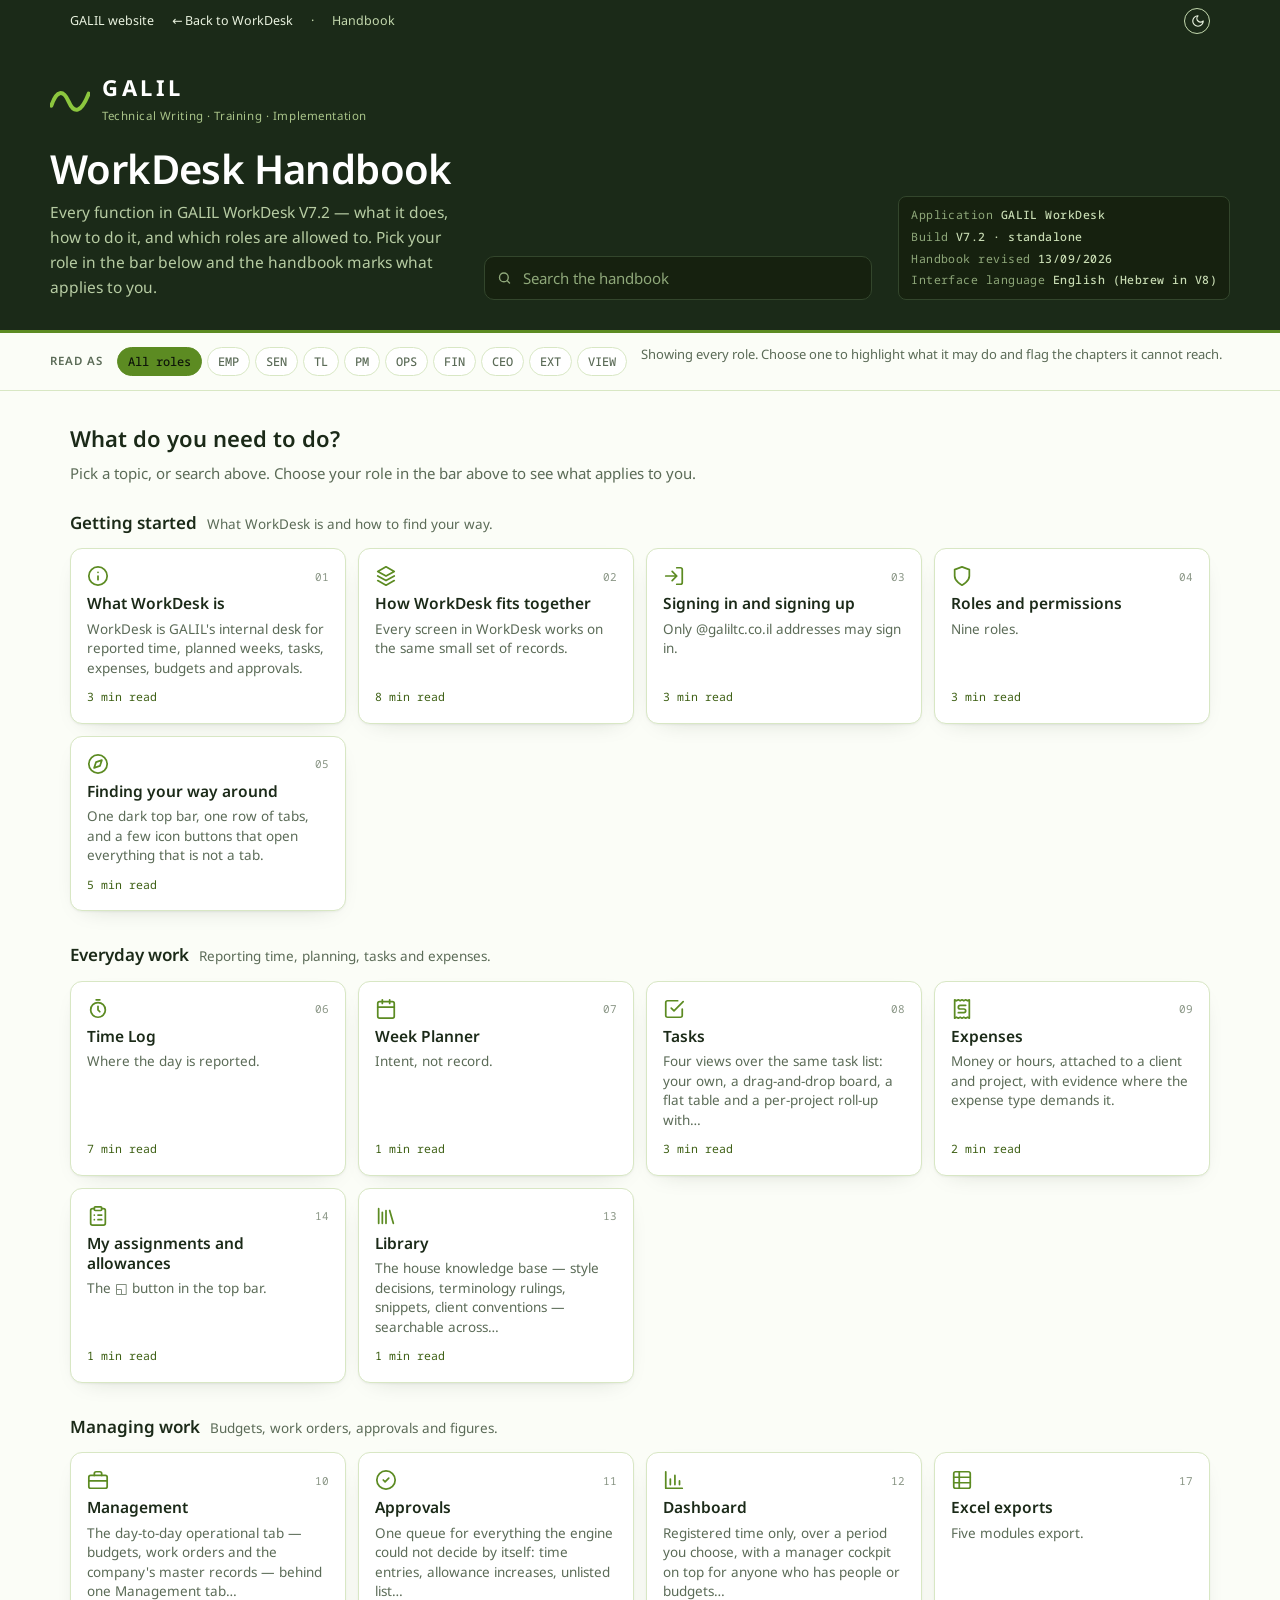
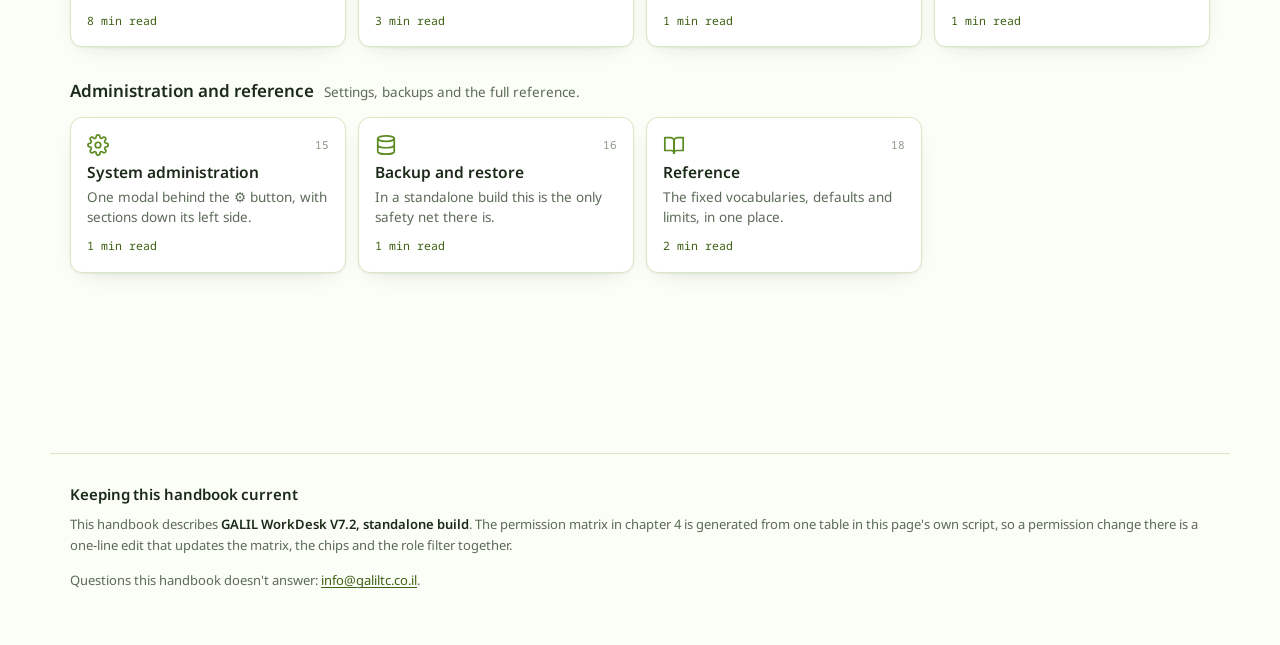
<file: site/handbook/index.html>
<!DOCTYPE html>
<html lang="en">
<head>
<meta charset="utf-8">
<meta name="viewport" content="width=device-width, initial-scale=1">
<title>GALIL WorkDesk Handbook</title>
<meta name="description" content="Every function in GALIL WorkDesk V7.2 — what it does, how to do it, and which roles are allowed to.">
<script>
/* set the theme before the first paint, to avoid a light/dark flash */
(function(){try{var v=localStorage.getItem("galil-handbook-theme");
if(v!=="dark"&&v!=="light"){v=window.matchMedia&&window.matchMedia("(prefers-color-scheme: dark)").matches?"dark":"light";}
document.documentElement.setAttribute("data-theme",v);}catch(e){}})();
</script>
<link rel="icon" href="data:image/svg+xml,%3Csvg xmlns='http://www.w3.org/2000/svg' viewBox='0 0 240 240'%3E%3Cpath d='M78 34H42a10 10 0 00-10 10v152a10 10 0 0010 10h36' fill='none' stroke='%231F3D24' stroke-width='18' stroke-linecap='round'/%3E%3Cpath d='M162 34h36a10 10 0 0110 10v152a10 10 0 01-10 10h-36' fill='none' stroke='%231F3D24' stroke-width='18' stroke-linecap='round'/%3E%3Cpath d='M148 92A44 44 0 10152 148V122H122' fill='none' stroke='%238CC63E' stroke-width='20' stroke-linecap='round' stroke-linejoin='round'/%3E%3C/svg%3E">
<link rel="preconnect" href="https://fonts.googleapis.com">
<link rel="preconnect" href="https://fonts.gstatic.com" crossorigin>
<link rel="stylesheet" href="https://fonts.googleapis.com/css2?family=Noto+Sans:ital,wght@0,400;0,500;0,600;0,700;1,400&family=Noto+Sans+Mono:wght@400;500;600&display=swap">
<style>
:root{
  --paper:#FBFDF7; --surface:#FFFFFF; --wash:#F2F8E9; --sunk:#EFF4E6;
  --ink:#1B2A18; --body:#2C3A28; --muted:#5B6B57; --faint:#8A9686;
  --line:#D8E7C4; --line-soft:#E7F0DA;
  --accent:#5C8B22; --accent-bright:#8CC63E; --accent-ink:#3F6116;
  --red:#E05C4B; --yellow:#E3AC35; --blue:#3B7DD8; --amber:#F0A32C; --teal:#17A3B8;
  --sick:#9C8CE8; --vacation:#3FA97E; --danger:#C0392B;
  --chip-on-bg:#E6F2D4; --chip-on-fg:#3F6116;
  --chip-off-bg:#F0F1EE; --chip-off-fg:#9AA394;
  --chrome-bg:#1B2A18; --chrome-fg:#EAF3E0; --chrome-fg-soft:#C4D9AE;
  --row-alt:#F2F8E9;
  --shadow:0 1px 2px rgba(27,42,24,.05), 0 8px 24px -16px rgba(27,42,24,.28);
  --sans:"Noto Sans",system-ui,-apple-system,"Segoe UI",sans-serif;
  --serif:"Noto Sans",system-ui,-apple-system,"Segoe UI",sans-serif;
  --mono:"Noto Sans Mono",ui-monospace,"SF Mono",Menlo,monospace;
  color-scheme:light;
}
@media (prefers-color-scheme:dark){
  :root:not([data-theme="light"]){
    --paper:#11170E; --surface:#182014; --wash:#1E2818; --sunk:#141B10;
    --ink:#E9F2DF; --body:#D2DEC6; --muted:#9AAC90; --faint:#6E7F66;
    --line:#2E3C26; --line-soft:#26331F;
    --accent:#9FD154; --accent-bright:#B6E072; --accent-ink:#C6E894;
    --red:#F07E6E; --yellow:#EEC262; --blue:#7FB2F0; --amber:#F5B84F; --teal:#49C2D4;
    --sick:#B3A6F0; --vacation:#5FC495;
    --chip-on-bg:#27381A; --chip-on-fg:#B6E072;
    --chip-off-bg:#20281C; --chip-off-fg:#6B7A63;
    --chrome-bg:#2B3A22; --chrome-fg:#EAF3E0; --chrome-fg-soft:#BFD4A9;
    --row-alt:#1B2416;
    --shadow:0 1px 2px rgba(0,0,0,.4), 0 8px 24px -16px rgba(0,0,0,.7);
    color-scheme:dark;
  }
}
:root[data-theme="dark"]{
  --paper:#11170E; --surface:#182014; --wash:#1E2818; --sunk:#141B10;
  --ink:#E9F2DF; --body:#D2DEC6; --muted:#9AAC90; --faint:#6E7F66;
  --line:#2E3C26; --line-soft:#26331F;
  --accent:#9FD154; --accent-bright:#B6E072; --accent-ink:#C6E894;
  --red:#F07E6E; --yellow:#EEC262; --blue:#7FB2F0; --amber:#F5B84F; --teal:#49C2D4;
  --sick:#B3A6F0; --vacation:#5FC495;
  --chip-on-bg:#27381A; --chip-on-fg:#B6E072;
  --chip-off-bg:#20281C; --chip-off-fg:#6B7A63;
  --chrome-bg:#2B3A22; --chrome-fg:#EAF3E0; --chrome-fg-soft:#BFD4A9;
  --row-alt:#1B2416;
  --shadow:0 1px 2px rgba(0,0,0,.4), 0 8px 24px -16px rgba(0,0,0,.7);
  color-scheme:dark;
}

*{box-sizing:border-box}
body{
  margin:0; background:var(--paper); color:var(--body);
  font-family:var(--serif); font-size:16.5px; line-height:1.62;
  -webkit-font-smoothing:antialiased;
}
img{max-width:100%}
a{color:var(--accent-ink); text-underline-offset:2px; text-decoration-thickness:1px}
a:hover{color:var(--accent)}
:focus-visible{outline:2px solid var(--accent); outline-offset:2px; border-radius:3px}

/* ---------- utility strip ---------- */
.utility{background:var(--chrome-bg); color:var(--chrome-fg-soft); font-family:var(--sans); font-size:12.5px}
.utility-in{max-width:1180px; margin:0 auto; padding:8px 20px; display:flex; align-items:center; gap:18px; flex-wrap:wrap}
.utility a{color:var(--chrome-fg); text-decoration:none; white-space:nowrap; flex-shrink:0}
.utility a:hover{color:var(--accent-bright)}
.utility span{color:var(--chrome-fg-soft)}
.utility .themebtn{
  margin-inline-start:auto; flex:0 0 auto; width:26px; height:26px; border-radius:999px; cursor:pointer;
  border:1px solid var(--chrome-fg-soft); background:transparent; color:var(--chrome-fg);
  display:grid; place-items:center; font-size:13px; line-height:1;
}
.utility .themebtn:hover{border-color:var(--accent-bright); color:var(--accent-bright)}

/* ---------- masthead ---------- */
.masthead{
  background:#1B2A18; color:#EAF3E0;
  padding-block:34px 30px; padding-inline:20px;
  border-bottom:3px solid var(--accent);
}
.masthead-in{max-width:1180px; margin:0 auto; display:flex; flex-wrap:wrap; gap:26px; align-items:flex-end}
.wordmark{display:flex; align-items:center; gap:12px}
.wordmark svg{width:40px; height:32px; flex:0 0 auto}
.wordmark b{font-family:var(--sans); font-weight:700; font-size:22px; letter-spacing:.16em; color:#fff; line-height:1}
.wordmark small{display:block; font-family:var(--sans); font-size:11.5px; letter-spacing:.05em; color:#A9C489; margin-top:3px}
.masthead h1{
  font-family:var(--sans); font-weight:600; font-size:clamp(26px,4.2vw,40px);
  line-height:1.08; margin:0; color:#fff; text-wrap:balance; letter-spacing:-.015em;
}
.masthead .standfirst{font-size:15.5px; color:#B7CCA3; margin:9px 0 0; max-width:60ch}
.masthead .grow{flex:1 1 300px}
.stamp{
  font-family:var(--mono); font-size:11.5px; letter-spacing:.04em; color:#8FA87A;
  border:1px solid #33462C; border-radius:8px; padding:9px 12px; background:#16210F;
  display:flex; flex-direction:column; gap:3px;
}
.stamp b{color:#C9DDB4; font-weight:500}

/* ---------- role bar ---------- */
.rolebar{
  position:sticky; top:0; z-index:40;
  background:var(--paper);
  background:color-mix(in srgb, var(--paper) 92%, transparent);
  backdrop-filter:blur(10px);
  border-bottom:1px solid var(--line);
  padding-inline:20px;
}
.rolebar-in{max-width:1180px; margin:0 auto; display:flex; flex-wrap:wrap; gap:10px 14px; align-items:center; padding-block:11px}
.rolebar .lead{font-family:var(--sans); font-size:11.5px; font-weight:600; letter-spacing:.09em; text-transform:uppercase; color:var(--muted); flex:0 0 auto}
.roleset{display:flex; flex-wrap:wrap; gap:5px}
.rolebtn{
  font-family:var(--mono); font-size:12px; font-weight:500;
  padding:5px 10px; border-radius:999px; cursor:pointer;
  border:1px solid var(--line); background:var(--surface); color:var(--muted);
}
.rolebtn:hover{border-color:var(--accent); color:var(--accent-ink)}
.rolebtn[aria-pressed="true"]{background:var(--chrome-bg); border-color:var(--chrome-bg); color:var(--chrome-fg)}
.rolebtn.clear[aria-pressed="true"]{background:var(--accent); border-color:var(--accent); color:#0E1509}
.rolenote{font-family:var(--sans); font-size:13px; color:var(--muted); flex:1 1 200px; min-width:0}
.rolenote b{color:var(--ink); font-weight:600}

/* ---------- shell: topic cards on the home screen, one chapter at a time when reading ---------- */
.shell{max-width:1180px; margin:0 auto; padding-inline:20px; padding-block:0 64px}
main{padding-block:30px; min-width:0}
[hidden]{display:none !important}

.search{flex:1 1 280px; max-width:420px; position:relative; align-self:flex-end}
.search input{
  width:100%; font-family:var(--sans); font-size:15px; padding:11px 14px 11px 38px;
  border-radius:10px; border:1px solid #33462C; background:#16210F; color:#EAF3E0;
}
.search input::placeholder{color:#8FA87A}
.search input:focus{outline:2px solid var(--accent-bright); outline-offset:1px}
.search .ic{position:absolute; left:13px; top:50%; transform:translateY(-50%); color:#8FA87A; pointer-events:none; display:flex}
body.reading .masthead{padding-block:16px 14px}
body.reading .masthead h1, body.reading .masthead .standfirst, body.reading .stamp{display:none}
body.reading .masthead-in{align-items:center}
@media (max-width:700px){ .stamp{display:none} .masthead{padding-block:22px 20px} }

/* ---------- home ---------- */
.home-h{font-family:var(--sans); font-weight:600; font-size:22px; color:var(--ink); margin:0 0 4px}
.home-sub{font-family:var(--sans); color:var(--muted); margin:0 0 24px; font-size:15px}
.group{margin:0 0 30px}
.group-h{display:flex; align-items:baseline; flex-wrap:wrap; gap:4px 10px; margin:0 0 12px}
.group-h h2{font-family:var(--sans); font-weight:600; font-size:17px; color:var(--ink); margin:0}
.group-h span{font-family:var(--sans); font-size:13.5px; color:var(--muted)}
.tcards{display:grid; grid-template-columns:repeat(auto-fill,minmax(230px,1fr)); gap:12px}
.tcard{
  display:flex; flex-direction:column; gap:6px; padding:16px; border-radius:12px; text-decoration:none;
  background:var(--surface); border:1px solid var(--line); box-shadow:var(--shadow); color:var(--body);
  transition:border-color .15s, transform .15s;
}
.tcard:hover{border-color:var(--accent); transform:translateY(-1px); color:var(--body)}
.tcard .top{display:flex; justify-content:space-between; align-items:center}
.tcard svg{width:22px; height:22px; color:var(--accent)}
.tcard .n{font-family:var(--mono); font-size:11px; color:var(--faint)}
.tcard b{font-family:var(--sans); font-weight:600; font-size:15.5px; color:var(--ink); line-height:1.3}
.tcard span.s{font-family:var(--sans); font-size:13.5px; color:var(--muted); line-height:1.45}
.tcard em{font-style:normal; font-family:var(--mono); font-size:11.5px; color:var(--accent-ink); margin-top:auto; padding-top:4px}
.tcard.locked{opacity:.55; box-shadow:none; background:var(--sunk)}
.tcard.locked em{color:var(--faint)}

/* ---------- reader ---------- */
.ch{max-width:820px; margin:0 auto}
.chbar{display:flex; flex-wrap:wrap; align-items:center; gap:8px 14px; margin-bottom:18px}
.backbtn{
  display:inline-flex; align-items:center; gap:6px; font-family:var(--sans); font-weight:600; font-size:13.5px;
  padding:6px 13px; border-radius:999px; border:1px solid var(--line); background:var(--surface); color:var(--ink); text-decoration:none;
}
.backbtn:hover{border-color:var(--accent); color:var(--accent-ink)}
.backbtn svg{width:15px; height:15px}
.crumbs{font-family:var(--sans); font-size:12.5px; color:var(--faint)}
.crumbs a{color:var(--muted); text-decoration:none}
.pager{display:grid; grid-template-columns:1fr 1fr; gap:12px; margin-top:40px; padding-top:18px; border-top:1px solid var(--line-soft); font-family:var(--sans); font-size:14px}
.pager a{display:flex; flex-direction:column; gap:2px; padding:10px 14px; border:1px solid var(--line); border-radius:10px; text-decoration:none; color:var(--ink); background:var(--surface)}
.pager a:hover{border-color:var(--accent)}
.pager a small{font-size:11.5px; color:var(--muted)}
.pager a.next{text-align:right; grid-column:2}

/* ---------- chapters ---------- */
.ch{padding-block:0 8px; scroll-margin-top:72px}
.ch [id]{scroll-margin-top:72px}
.ch-head{display:flex; gap:16px; align-items:baseline; flex-wrap:wrap; margin-bottom:6px}
.ch-num{font-family:var(--mono); font-size:13px; font-weight:500; color:var(--accent); border:1px solid var(--line); border-radius:6px; padding:2px 8px; background:var(--wash); flex:0 0 auto}
.ch h2{font-family:var(--sans); font-weight:600; font-size:clamp(22px,3vw,29px); line-height:1.15; margin:0; color:var(--ink); letter-spacing:-.015em; text-wrap:balance}
.ch > p, .ch > ul, .ch > ol, .ch > .steps{max-width:68ch}
.lede{font-size:17.5px; color:var(--muted); max-width:64ch; margin:2px 0 22px}

h3{font-family:var(--sans); font-weight:600; font-size:18px; color:var(--ink); margin:34px 0 8px; letter-spacing:-.005em; text-wrap:balance}
h4{font-family:var(--sans); font-weight:600; font-size:13px; letter-spacing:.06em; text-transform:uppercase; color:var(--muted); margin:26px 0 8px}
p{margin:0 0 14px}
ul,ol{margin:0 0 16px; padding-left:22px}
li{margin-bottom:6px}
li::marker{color:var(--accent)}
strong{font-weight:600; color:var(--ink)}
code, .mono{font-family:var(--mono); font-size:.87em; background:var(--sunk); padding:1px 5px; border-radius:4px; color:var(--ink)}

.steps{list-style:none; padding:0; counter-reset:s; margin:0 0 18px}
.steps > li{counter-increment:s; position:relative; padding-left:36px; margin-bottom:10px}
.steps > li::before{
  content:counter(s); position:absolute; left:0; top:.15em;
  font-family:var(--mono); font-size:11.5px; font-weight:500;
  width:23px; height:23px; display:grid; place-items:center;
  border-radius:50%; background:var(--chrome-bg); color:var(--chrome-fg);
}

/* ---------- permission strip ---------- */
.perm{border:1px solid var(--line); border-left:3px solid var(--accent); border-radius:4px; background:var(--wash); padding:13px 16px; margin:0 0 24px; max-width:68ch}
.perm h4{margin:0 0 9px}
.caps{display:flex; flex-direction:column; gap:9px}
.cap-row{display:flex; flex-wrap:wrap; gap:7px 9px; align-items:baseline}
.cap-name{font-family:var(--sans); font-size:13.5px; font-weight:600; color:var(--ink); flex:1 1 190px; min-width:150px}
.cap-chips{display:flex; flex-wrap:wrap; gap:3px}
.rc{
  font-family:var(--mono); font-size:10.5px; font-weight:500; letter-spacing:.02em;
  padding:2px 6px; border-radius:4px; line-height:1.5;
  background:var(--chip-on-bg); color:var(--chip-on-fg); white-space:nowrap;
}
.rc[data-scope="-"]{background:var(--chip-off-bg); color:var(--chip-off-fg); text-decoration:line-through; text-decoration-thickness:1px}
.rc[data-scope="O"],.rc[data-scope="T"],.rc[data-scope="P"]{background:#DCF0F3; color:#0C6D7C}
:root[data-theme="dark"] .rc[data-scope="O"],:root[data-theme="dark"] .rc[data-scope="T"],:root[data-theme="dark"] .rc[data-scope="P"]{background:#12333A; color:#68CEDD}
@media (prefers-color-scheme:dark){
  :root:not([data-theme="light"]) .rc[data-scope="O"],
  :root:not([data-theme="light"]) .rc[data-scope="T"],
  :root:not([data-theme="light"]) .rc[data-scope="P"]{background:#12333A; color:#68CEDD}
}
.rc .sc{opacity:.7; margin-left:3px}

[data-role] .rc{opacity:.28}
[data-role] .rc.hit{opacity:1; box-shadow:0 0 0 1.5px var(--accent)}
[data-role] .rc.hit[data-scope="-"]{box-shadow:0 0 0 1.5px var(--faint)}
.ch .locked{display:none}
.locked-note{
  display:none; font-family:var(--sans); font-size:13.5px; font-weight:500;
  border:1px dashed var(--line); border-radius:4px; padding:10px 13px;
  color:var(--muted); background:var(--sunk); margin:0 0 20px; max-width:68ch;
}
.ch.is-locked .locked-note{display:block}

/* ---------- figures ---------- */
figure{margin:26px 0 30px}
figure img{display:block; width:100%; height:auto; border:1px solid var(--line); border-radius:6px; background:var(--surface); box-shadow:var(--shadow); cursor:zoom-in}
figure img:hover{outline:2px solid var(--accent); outline-offset:1px}
figcaption{
  font-family:var(--sans); font-size:13px; color:var(--muted); line-height:1.5;
  margin-top:9px; display:grid; grid-template-columns:auto 1fr; gap:9px; align-items:baseline;
  max-width:78ch;
}
figcaption .fno{
  font-family:var(--mono); font-size:11px; color:var(--accent-ink);
  background:var(--wash); border:1px solid var(--line); border-radius:4px; padding:1px 6px;
  white-space:nowrap;
}
figcaption b{color:var(--ink); font-weight:600}
.fig-narrow{max-width:480px}
.fig-pair{display:grid; grid-template-columns:repeat(auto-fit,minmax(260px,1fr)); gap:20px; margin:26px 0 30px}
.fig-pair figure{margin:0}

/* ---------- lightbox ---------- */
.lightbox{
  position:fixed; inset:0; z-index:200; display:none; align-items:center; justify-content:center;
  padding:40px; background:rgba(10,14,8,.86); cursor:zoom-out;
}
.lightbox.on{display:flex}
.lightbox img{max-width:100%; max-height:100%; width:auto; height:auto; border-radius:6px; box-shadow:0 20px 60px rgba(0,0,0,.5); cursor:default}
.lightbox-close{
  position:fixed; top:18px; right:22px; z-index:201; font-family:var(--sans); font-size:22px; line-height:1;
  color:#F2F6ED; background:rgba(255,255,255,.12); border:1px solid rgba(255,255,255,.3); border-radius:8px;
  width:38px; height:38px; cursor:pointer;
}
.lightbox-close:hover{background:rgba(255,255,255,.22)}

/* ---------- notes ---------- */
.note{border-left:3px solid var(--teal); background:var(--sunk); padding:12px 15px; border-radius:0 4px 4px 0; margin:0 0 20px; max-width:68ch; font-size:15.5px}
.note.warn{border-left-color:var(--amber)}
.note.stop{border-left-color:var(--red)}
.note .tag{font-family:var(--sans); font-size:11px; font-weight:600; letter-spacing:.08em; text-transform:uppercase; color:var(--muted); display:block; margin-bottom:3px}
.note p:last-child{margin-bottom:0}

/* ---------- tables ---------- */
.tw{overflow-x:auto; margin:0 0 24px; border:1px solid var(--line); border-radius:6px; background:var(--surface)}
table{border-collapse:collapse; width:100%; font-family:var(--sans); font-size:13.5px}
th,td{padding:9px 12px; text-align:left; border-bottom:1px solid var(--line-soft); vertical-align:top}
thead th{background:var(--chrome-bg); color:var(--chrome-fg); font-weight:600; font-size:12px; letter-spacing:.04em; border-bottom:none}
tbody tr:nth-child(even){background:var(--row-alt)}
tbody tr:last-child td{border-bottom:none}
td.num, th.num{text-align:center; font-family:var(--mono); font-variant-numeric:tabular-nums}
.matrix td.num{font-weight:600; font-size:12.5px}
.matrix td.num[data-v="-"]{color:var(--faint); font-weight:400}
.matrix td.num[data-v="Y"]{color:var(--accent-ink)}
.matrix td.num[data-v="O"],.matrix td.num[data-v="T"],.matrix td.num[data-v="P"]{color:var(--teal)}
.matrix th.rolecol{text-align:center; font-family:var(--mono)}
.matrix col.hl, .matrix td.hl{background:var(--chip-on-bg)}
table code{background:transparent; padding:0}

.legend{display:flex; flex-wrap:wrap; gap:8px 18px; font-family:var(--sans); font-size:13px; color:var(--muted); margin:0 0 18px}
.legend span{display:flex; gap:6px; align-items:center}
.legend b{font-family:var(--mono); color:var(--ink); font-weight:600}

.swatch{display:inline-block; width:10px; height:10px; border-radius:2px; vertical-align:baseline; margin-right:1px}

.kv{display:grid; grid-template-columns:minmax(120px,auto) 1fr; gap:6px 16px; font-family:var(--sans); font-size:14px; margin:0 0 20px; max-width:68ch}
.kv dt{font-weight:600; color:var(--ink)}
.kv dd{margin:0; color:var(--body)}

/* ---------- footer ---------- */
.foot{border-top:1px solid var(--line); margin-top:56px; padding-block:28px 40px; font-family:var(--sans); font-size:13px; color:var(--muted); max-width:1180px; margin-inline:auto; padding-inline:20px}
.foot h3{margin-top:0; font-size:15px; color:var(--ink)}
.foot ul{padding-left:20px}
.foot a{color:var(--accent-ink)}

@media (max-width:900px){ main{padding-block:22px} }
@media (prefers-reduced-motion:reduce){*{animation:none!important; transition:none!important}}
</style>
</head>
<body>

<div class="utility">
  <div class="utility-in">
    <a href="../index.html">GALIL website</a>
    <a href="../app/index.html">← Back to WorkDesk</a>
    <span>·</span>
    <span>Handbook</span>
    <button type="button" class="themebtn" id="themebtn" aria-pressed="false" title="Switch theme" aria-label="Switch to the dark theme">◐</button>
  </div>
</div>

<header class="masthead">
  <div class="masthead-in">
    <div class="grow">
      <div class="wordmark">
        <svg viewBox="0 0 60 46" aria-hidden="true"><path d="M2 30 C10 6, 20 6, 28 24 S46 42, 58 12" fill="none" stroke="#8CC63E" stroke-width="6" stroke-linecap="round"/></svg>
        <div><b>GALIL</b><small>Technical Writing · Training · Implementation</small></div>
      </div>
      <h1 style="margin-top:22px">WorkDesk Handbook</h1>
      <p class="standfirst">Every function in GALIL WorkDesk V7.2 — what it does, how to do it, and which roles are allowed to. Pick your role in the bar below and the handbook marks what applies to you.</p>
    </div>
    <div class="search">
      <span class="ic" aria-hidden="true"><svg width="15" height="15" viewBox="0 0 24 24" fill="none" stroke="currentColor" stroke-width="2.2" stroke-linecap="round"><circle cx="11" cy="11" r="7"/><path d="M20 20l-3.5-3.5"/></svg></span>
      <input type="search" id="q" placeholder="Search the handbook" aria-label="Search the handbook" autocomplete="off">
    </div>
    <div class="stamp">
      <span>Application <b>GALIL WorkDesk</b></span>
      <span>Build <b>V7.2 · standalone</b></span>
      <span>Handbook revised <b>13/09/2026</b></span>
      <span>Interface language <b>English (Hebrew in V8)</b></span>
    </div>
  </div>
</header>

<nav class="rolebar" aria-label="Role filter">
  <div class="rolebar-in">
    <span class="lead">Read as</span>
    <div class="roleset" id="roleset"></div>
    <p class="rolenote" id="rolenote">Showing every role. Choose one to highlight what it may do and flag the chapters it cannot reach.</p>
  </div>
</nav>

<div class="shell">
  <main id="main">

  <div id="home"></div>

  <!-- ============ 1 ============ -->
  <section class="ch" id="ch-basics" data-title="What WorkDesk is">
    <div class="ch-head"><span class="ch-num">01</span><h2>What WorkDesk is</h2></div>
    <p class="lede">WorkDesk is GALIL's internal desk for reported time, planned weeks, tasks, expenses, budgets and approvals. One person's day goes in at the top; the company's utilisation, budget burn and payroll record come out at the bottom.</p>

    <p>Open it in a browser — it is a single page, and V7.2 runs standalone with no server behind it. Everything you enter is stored in your own browser under the key <code>galil-workdesk-v1</code>, and your signed-in session under <code>galil-workdesk-session</code>.</p>

    <div class="note warn">
      <span class="tag">Before you rely on it</span>
      <p>In the standalone build, clearing your browser data deletes the company's records. Whoever administers WorkDesk should download a backup regularly — see <a href="#ch-data">chapter 16</a>. Microsoft sign-in and the shared database are simulated locally in V7.1; the rules, routing and messages are the real ones.</p>
    </div>

    <h3>The three hour colours</h3>
    <p>Every hour you report is one of three kinds, and almost every rule in WorkDesk follows from which one you pick.</p>
    <dl class="kv">
      <dt><span class="swatch" style="background:var(--red)"></span> Red · Company</dt>
      <dd>Internal time. Never billed to a client, never drawn from a project budget, and <strong>never blocked</strong> — Red hours register straight away whatever else is going on.</dd>
      <dt><span class="swatch" style="background:var(--yellow)"></span> Yellow · Client</dt>
      <dd>Billable time. Drawn from your allowance on the assignment and from the project or work-order budget. Yellow and Blue are the hour types the entitlement engine checks.</dd>
      <dt><span class="swatch" style="background:var(--blue)"></span> Blue · Management</dt>
      <dd>New in V7.1. Time spent managing a client's projects and tasks. Blue hours work <strong>just like Yellow hours</strong>: they are attributed to a client and project, drawn from your <strong>personal allowance</strong> on the assignment and from the <strong>project or work-order budget</strong>, and go to approval under the same checks. Only Team Leads, Project Managers, Operations Managers and the CEO can report it; the option does not appear for anyone else.</dd>
    </dl>
    <p>Sick and Vacation are day types rather than hour types. You choose a start and an end date, and every working day (Sunday to Thursday) in between is recorded as one day. Unless you are the CEO, they are sent to your manager as a <em>Leave request</em> and count only once approved.</p>

    <h3>The words WorkDesk uses</h3>
    <div class="tw"><table>
      <thead><tr><th>Term</th><th>What it means here</th></tr></thead>
      <tbody>
        <tr><td><strong>Client</strong></td><td>The organisation the work is for. <code>GALIL (internal)</code> is a client too — it is where Red hours sit.</td></tr>
        <tr><td><strong>Project</strong></td><td>A body of work for one client. Carries a status, an owner and optionally a budget.</td></tr>
        <tr><td><strong>Work order</strong></td><td>A contracted slice of a project, coded <code>WO-[client initials]-[6 digits]</code>. A project marked <em>WO tracked</em> requires one on every entry.</td></tr>
        <tr><td><strong>Task</strong></td><td>A unit of work inside a project, with a status, a priority, assignees and optionally an hour allowance.</td></tr>
        <tr><td><strong>Assignment</strong></td><td>The link between a person and a project or work order. It carries that person's <em>allowance</em> in hours. No assignment means Yellow and Blue time goes to approval.</td></tr>
        <tr><td><strong>Allowance</strong></td><td>Hours one person may report on one assignment. Blank means unlimited within the project budget; <code>0</code> means assigned but not yet funded.</td></tr>
        <tr><td><strong>Budget</strong></td><td>Hours (or money, pages, words, custom units) agreed for a project or work order, across everyone.</td></tr>
        <tr><td><strong>Entitlement engine</strong></td><td>The checks that decide, the moment you save, whether an entry registers or goes to approval. See <a href="#ch-time">chapter 6</a>.</td></tr>
      </tbody>
    </table></div>

    <h3>Dates, times and numbers</h3>
    <p>Dates display Israeli-style, <code>11/09/2026</code>, and long dates as <code>Friday, 11/09/2026</code>. Times are 24-hour. Hours are derived from start and end and rounded to the nearest half hour — you never type a duration. Money shows with its currency symbol; <code>₪</code>, <code>$</code> and <code>€</code> are available.</p>
  </section>

  <!-- ============ 2 ============ -->
  <section class="ch" id="ch-model" data-title="How WorkDesk fits together">
    <div class="ch-head"><span class="ch-num">02</span><h2>How WorkDesk fits together</h2></div>
    <p class="lede">Every screen in WorkDesk works on the same small set of records. Once you know what they are and how they point at each other, every rule in the rest of this handbook — why an entry went to approval, where a budget's hours went, who a request is sent to — follows on its own.</p>

    <h3>The records</h3>
    <dl class="kv">
      <dt>Client</dt>
      <dd>A company GALIL works for, or <em>GALIL (internal)</em> for in-house work. Everything billable starts with a client.</dd>
      <dt>Project</dt>
      <dd>A piece of work for one client — a manual, a help system, a training package. A project has an <strong>owner</strong> (usually a Project Manager) and a status.</dd>
      <dt>Work order</dt>
      <dd>A contract line inside a project — the client's purchase order for one part of it, with its own code such as <code>WO-IAI-004182</code>. A project can have none, one or many.</dd>
      <dt>Budget</dt>
      <dd>The hours the client is paying for, attached to a <strong>work order</strong>, a <strong>project</strong>, or a whole <strong>client</strong>. Money budgets are turned into hours (amount ÷ hourly rate); Pages, Words and Custom budgets also count deliverables.</dd>
      <dt>Assignment</dt>
      <dd>The link between one <strong>person</strong> and a <strong>project</strong> or one of its <strong>work orders</strong>, carrying that person's <strong>allowance</strong> — the hours they may report there before their entries need approval.</dd>
      <dt>Task</dt>
      <dd>A unit of work inside a project — and, on a work-order-tracked project, inside one work order. A task has assignees, a status, a due date, dependencies and an optional hour allowance.</dd>
      <dt>Time entry</dt>
      <dd>Hours one person reports for one day: Red, Yellow or Blue, against a client, project, work order and optionally a task. Sick and Vacation days are entries too.</dd>
      <dt>Approval request</dt>
      <dd>Anything that needs someone else's decision: a time entry that failed a check, leave, an expense, an allowance increase, a team loan or transfer, a new account.</dd>
      <dt>Team and direct manager</dt>
      <dd>Each person can belong to a <strong>team</strong>, which has a <strong>team lead</strong>, and has a <strong>direct manager</strong>. Between them they decide who receives the person's requests.</dd>
    </dl>

    <figure>
      <svg viewBox="0 0 920 470" role="img" aria-labelledby="mdl-t" style="width:100%;height:auto;display:block;background:var(--surface);border:1px solid var(--line);border-radius:10px">
        <title id="mdl-t">How WorkDesk's records relate: clients contain projects, projects contain work orders, budgets sit on a work order, project or client; assignments link people to projects or work orders; tasks belong to projects or work orders; a time entry draws on an assignment's allowance and on the most specific budget, and goes to approval when a check fails.</title>
        <defs>
          <marker id="mdl-a" viewBox="0 0 10 10" refX="9" refY="5" markerWidth="7" markerHeight="7" orient="auto-start-reverse"><path d="M0 0L10 5L0 10z" fill="var(--accent)"/></marker>
        </defs>
        <g font-family="var(--sans)" font-size="13" fill="var(--ink)">
          <g stroke="var(--line)" stroke-width="1.5" fill="var(--wash)">
            <rect x="20" y="24" width="150" height="54" rx="9"/><rect x="250" y="24" width="150" height="54" rx="9"/>
            <rect x="480" y="24" width="150" height="54" rx="9"/><rect x="730" y="24" width="170" height="54" rx="9"/>
            <rect x="20" y="200" width="150" height="54" rx="9"/><rect x="250" y="200" width="150" height="54" rx="9"/>
            <rect x="480" y="200" width="150" height="54" rx="9"/>
            <rect x="20" y="380" width="150" height="54" rx="9"/><rect x="250" y="380" width="380" height="54" rx="9" fill="var(--surface)" stroke="var(--accent)"/>
            <rect x="730" y="380" width="170" height="54" rx="9"/>
          </g>
          <g font-weight="600" text-anchor="middle">
            <text x="95" y="56">Client</text><text x="325" y="56">Project</text><text x="555" y="56">Work order</text>
            <text x="815" y="49">Budget</text>
            <text x="95" y="232">Person</text><text x="325" y="224">Assignment</text><text x="555" y="232">Task</text>
            <text x="95" y="404">Team</text><text x="440" y="404">Time entry</text><text x="815" y="412">Approval request</text>
          </g>
          <g fill="var(--muted)" font-size="11.5" text-anchor="middle">
            <text x="815" y="66">on a WO, project or client</text>
            <text x="325" y="242">allowance in hours</text>
            <text x="95" y="420">lead · direct manager</text>
            <text x="440" y="422">Red · Yellow · Blue · Sick · Vacation</text>
          </g>
          <g stroke="var(--accent)" stroke-width="1.6" fill="none" marker-end="url(#mdl-a)">
            <path d="M170 51H246"/><path d="M400 51H476"/>
            <path d="M630 51H726"/><path d="M400 40C560 0 650 0 726 36"/>
            <path d="M170 227H246"/><path d="M325 196V82"/><path d="M380 196L520 82"/>
            <path d="M555 196V82"/><path d="M170 214C300 160 420 170 478 214"/>
            <path d="M95 258V376"/>
            <path d="M120 258L300 376"/>
            <path d="M330 376V258"/><path d="M520 376L548 258"/>
            <path d="M600 380C700 300 790 200 812 82"/>
            <path d="M630 407H726"/>
          </g>
          <g fill="var(--muted)" font-size="11">
            <text x="182" y="45">has</text><text x="412" y="45">has</text><text x="646" y="45">funded by</text>
            <text x="178" y="221">to</text><text x="222" y="170">assignee</text>
            <text x="104" y="320">member of</text><text x="196" y="330">reports</text>
            <text x="338" y="320">draws on</text><text x="540" y="320">optional</text>
            <text x="690" y="270">draws on</text><text x="640" y="400">if a check fails</text>
          </g>
        </g>
      </svg>
      <figcaption><span class="fno">Fig 2.1</span><span>The records and how they point at each other. A time entry is where they all meet: it names a client, project, work order and task, draws on the reporter's assignment and on a budget, and becomes an approval request when a check fails.</span></figcaption>
    </figure>

    <h3>Setting up a piece of client work, in order</h3>
    <ol class="steps">
      <li><strong>Client</strong> — Management → Clients. Usually already there.</li>
      <li><strong>Project</strong> — Management → Projects. Give it an owner; that Project Manager sees its budgets and decides its <em>Budget exceeded</em> requests.</li>
      <li><strong>Work orders</strong> (if the client issues them) — Management → Work Orders. The first work order on a project marks it <strong>WO tracked</strong>: from then on every Yellow or Blue entry and every task on it must name a work order. Entering budgeted hours when you create the work order also creates its budget.</li>
      <li><strong>Budget</strong> — Management → Budgets, on the work order (most common), on the project, or on the client.</li>
      <li><strong>Assignments</strong> — Management → Assignments &amp; Allowances. Assign each person to the project or to a specific work order, with an allowance: a number of hours, <code>0</code> (assigned but not yet funded) or blank (unlimited within the budget).</li>
      <li><strong>Tasks</strong> — Tasks → + New task. Bind each task to the project and, on a WO-tracked project, to a work order; add assignees and an hour allowance.</li>
      <li>People report time against it. Everything else — consumption, warnings, approvals, the Dashboard — follows from those entries.</li>
    </ol>

    <h3>How work orders work</h3>
    <ul>
      <li>A work order always belongs to <strong>one project</strong>, and through it to one client. Its code is proposed from the client's initials.</li>
      <li>Creating the first work order on a project switches the project to <strong>WO tracked</strong>. On a tracked project, the Time Log form refuses Yellow or Blue time without a work order, and the task editor refuses a task without one.</li>
      <li>A work order normally carries its own <strong>budget</strong>. Hours reported against the work order are deducted from that budget only — not from a sibling work order's.</li>
      <li>An <strong>assignment</strong> can name a work order or just the project. A work-order assignment is checked first; if there is none, a project-level assignment covers every work order in the project.</li>
      <li>Click a work-order code anywhere in a table to copy it.</li>
    </ul>

    <h3>How tasks work with assignments</h3>
    <p>Tasks and assignments are two different things, and you usually need both:</p>
    <div class="tw"><table>
      <thead><tr><th style="width:170px"></th><th>Assignment</th><th>Task assignee</th></tr></thead>
      <tbody>
        <tr><td><strong>Answers</strong></td><td>May this person book hours on this project or work order, and how many?</td><td>Is this person working on this piece of work?</td></tr>
        <tr><td><strong>Set in</strong></td><td>Management → Assignments &amp; Allowances</td><td>The task editor's <strong>Assignees</strong></td></tr>
        <tr><td><strong>Controls</strong></td><td>Whether entries register or go to approval (<em>Not assigned</em>, <em>Allowance exceeded</em>)</td><td>Which tasks a person can pick in the Time Log, and <em>Task not assigned</em></td></tr>
        <tr><td><strong>Hours</strong></td><td>Allowance — enforced by the entitlement engine</td><td>Task hour allowance — tracked on the task card, not enforced</td></tr>
      </tbody>
    </table></div>
    <p><strong>Binding a task to a project:</strong> open Tasks → <strong>+ New task</strong> (or edit an existing one), choose the <strong>Project</strong>, then the <strong>Work order</strong> if the project is WO tracked. The task now appears in that project's board, in Project view, and in the Time Log's Task dropdown for its assignees whenever they choose that project and work order.</p>
    <p>When someone reports time with a task selected:</p>
    <ul>
      <li>They still need an <strong>assignment</strong> on the project or work order — a task on its own does not let anyone book hours. Without one the entry goes to approval as <em>Not assigned</em>; approving it creates the missing assignment.</li>
      <li>If they are not one of the task's assignees, the entry goes to approval as <em>Task not assigned</em>. If the task is Done or Cancelled, as <em>Task closed</em>.</li>
      <li>The hours count toward the task's progress bar (Red, Yellow and Blue alike) and toward the person's assignment allowance and the budget (Yellow and Blue only), exactly as an entry without a task would.</li>
    </ul>
    <p>A team loan (see <a href="#h-teams">Teams</a>) does both at once: on approval it creates the assignment — limited to the loan's dates — and adds the person to the task.</p>

    <h3>How hours are deducted from a budget</h3>
    <p>Only <strong>registered</strong> entries are ever deducted. An entry in approval is shown separately — amber, <em>In approval</em> — and is deducted only if and when it is approved.</p>
    <ol class="steps">
      <li><strong>Which hours count.</strong> Yellow · Client and Blue · Management hours. Red · Company hours, Sick and Vacation days are never deducted from a budget or an allowance.</li>
      <li><strong>Which budget.</strong> The most specific one: the entry's <strong>work-order budget</strong> if the work order has one, otherwise the <strong>project budget</strong>. A project budget counts every Yellow and Blue hour on the project, including hours booked to its work orders.</li>
      <li><strong>Which allowance.</strong> The person's assignment on that work order, otherwise their project-level assignment on that project. Both the allowance and the budget are reduced by the same hours.</li>
      <li><strong>The checks.</strong> Before registering, WorkDesk adds the new hours to what is already consumed. Past the allowance → <em>Allowance exceeded</em>, to the team lead. Past the budget → <em>Budget exceeded</em>, to the Project Manager who owns the budget.</li>
      <li><strong>What the budget card shows.</strong> Budgeted, Consumed, In approval, Remaining, % used (amber at 90 %, red at 100 %) and a projected exhaustion date from the last 30 days' burn. Money budgets also show the value consumed (consumed hours × rate); Pages, Words and Custom budgets show deliverables produced against the target.</li>
    </ol>
    <div class="note">
      <span class="tag">Worked example</span>
      <p>Work order <code>WO-IAI-004182</code> has a Money budget of ₪180,000 at ₪300/h — <strong>600 budgeted hours</strong>. Yossi is assigned to it with an allowance of <strong>40 h</strong> and has 38 h registered. He reports a 4-hour Yellow entry: 38 + 4 = 42 &gt; 40, so the entry is saved as <em>Pending — Allowance exceeded</em> and routed to his team lead. Nothing is deducted yet; the budget card shows 4 h <em>In approval</em>. When the team lead approves — optionally raising the allowance by the 2-hour overage — the entry registers, the budget's Consumed rises by 4 h and its Value consumed by ₪1,200.</p>
    </div>

    <h3>Who receives what</h3>
    <div class="tw"><table>
      <thead><tr><th style="width:230px">Request</th><th>Goes to</th></tr></thead>
      <tbody>
        <tr><td>Time entry — most reasons</td><td>The person's team lead → their direct manager → a Project Manager → Operations → the CEO</td></tr>
        <tr><td>Time entry — <em>Budget exceeded</em></td><td>A Project Manager → Operations → the CEO</td></tr>
        <tr><td>Sick or vacation leave</td><td>The person's <strong>direct manager</strong> first, then the chain above. The CEO's own entries register directly.</td></tr>
        <tr><td>Team loan or transfer</td><td>Whoever the requester picks: the person's team lead, their direct manager, or the CEO</td></tr>
        <tr><td>Expense above its type's ceiling</td><td>The same chain as a time entry — team lead first</td></tr>
      </tbody>
    </table></div>
    <p>Nobody ever decides their own request, and Operations Managers and the CEO can act on any request. Team leads and direct managers are set in Management → <a href="#h-teams">Teams</a>.</p>

    <h3>Everything else, in one line each</h3>
    <ul>
      <li><strong>Week Planner</strong> — planned hours per day against the same clients, projects and work orders; compared with registered actuals as Planned, Actual and Variance. Plans never consume a budget.</li>
      <li><strong>Expenses</strong> — money or hours claimed against a client, project and work order, with evidence. A claim within its expense type's ceiling is approved on saving; above the ceiling it goes to approval. Approvers then mark it Paid or Rejected. Expenses do not reduce an hour budget.</li>
      <li><strong>Dashboard</strong> — registered entries only, filtered by period, people, client, project, work order and task.</li>
      <li><strong>Library</strong> — shared notes, tagged and optionally linked to clients and projects.</li>
      <li><strong>Audit log</strong> — every change above, with who made it and when.</li>
    </ul>
  </section>

  <!-- ============ 3 ============ -->
  <section class="ch" id="ch-signin" data-title="Signing in and signing up">
    <div class="ch-head"><span class="ch-num">03</span><h2>Signing in and signing up</h2></div>
    <p class="lede">Only <code>@galiltc.co.il</code> addresses may sign in. External contractors do not sign themselves up — an administrator provisions them.</p>

    <figure>
      <img src="img/01-signin.png" alt="The WorkDesk sign-in card, with a Microsoft button above an email and password form.">
      <figcaption><span class="fno">Fig 3.1</span><span>The sign-in screen. <b>Sign in with Microsoft</b> is the normal route; the email-and-password form below it is the fallback. The demo accounts at the foot of the card all use the password <code>GalilWorkdesk1</code>.</span></figcaption>
    </figure>

    <h3>Sign in with Microsoft</h3>
    <ol class="steps">
      <li>Click <strong>Sign in with Microsoft</strong>.</li>
      <li>Approve the request in Microsoft Authenticator — this is where the company MFA policy is enforced.</li>
      <li>Choose your account from the list.</li>
    </ol>
    <p>In the standalone build the account chooser lists the seeded demo accounts so you can try any role — see the <a href="#ch-ref">reference chapter</a>.</p>
    <figure class="fig-narrow">
      <img src="img/02-signin-microsoft.png" alt="The simulated Microsoft Entra ID account chooser listing staff accounts.">
      <figcaption><span class="fno">Fig 3.2</span><span>The Entra ID account chooser. In the standalone build it stands in for a real Microsoft prompt.</span></figcaption>
    </figure>

    <h3>Sign in with email and password</h3>
    <ol class="steps">
      <li>Type your company email and password, then press <kbd>Enter</kbd> or click <strong>Sign in</strong>.</li>
      <li>If the address does not end in <code>@galiltc.co.il</code>, WorkDesk refuses it before checking the password.</li>
    </ol>
    <div class="note stop">
      <span class="tag">Lockout</span>
      <p>Five consecutive failures lock the account and count down the minutes remaining before you can try again.</p>
    </div>

    <h3>Forgotten password</h3>
    <p>Click <strong>Forgot password</strong>, enter your company address, and a single-use reset link valid for <strong>30 minutes</strong> is sent (simulated in the standalone build).</p>
    <figure class="fig-narrow">
      <img src="img/03-forgot-password.png" alt="The password reset panel explaining the 30-minute single-use link.">
      <figcaption><span class="fno">Fig 3.3</span><span>Password reset. The panel returns to sign-in once the link is sent.</span></figcaption>
    </figure>

    <h3>Creating an account — the four-step wizard</h3>
    <p>Click <strong>Create an account</strong> on the sign-in card. The wizard will not let you past a step with an error on it.</p>

    <h4>Step 1 · Identity</h4>
    <p>Full name in English (Hebrew optional), company email, mobile number for MFA enrolment, and either a password or a linked Microsoft account.</p>
    <p>A password must be at least <strong>12 characters</strong> and contain an upper-case letter, a lower-case letter and a digit.</p>
    <figure>
      <img src="img/04-signup-step1.png" alt="Step 1 of the sign-up wizard with name, email, password and mobile fields.">
      <figcaption><span class="fno">Fig 3.4</span><span>Step 1 of the wizard — identity and credentials.</span></figcaption>
    </figure>

    <h4>Step 2 · Role</h4>
    <p>Employee is the default. You may self-select <strong>Employee</strong>, <strong>Senior Employee</strong> or <strong>Team Lead</strong>. Every role above Team Lead is marked <em>needs approval</em> — requesting one creates an extra administrator task on top of the normal activation request.</p>
    <figure>
      <img src="img/05-signup-step2-roles.png" alt="Step 2 of the sign-up wizard showing role cards to choose from.">
      <figcaption><span class="fno">Fig 3.5</span><span>Step 2 — choosing a role. The full set of role descriptions is repeated in <a href="#ch-roles">chapter 4</a>.</span></figcaption>
    </figure>

    <h4>Step 3 · Profile</h4>
    <p>Job title and department are required. Team, direct manager, start date, contracted weekly and daily hours, employment type and a profile photo are optional but worth filling in — contracted hours drive the capacity warning in the Week Planner.</p>
    <figure>
      <img src="img/06-signup-step3-profile.png" alt="Step 3 of the sign-up wizard with job title, department, team, manager and hours fields.">
      <figcaption><span class="fno">Fig 3.6</span><span>Step 3 — profile and reporting line.</span></figcaption>
    </figure>

    <h4>Step 4 · Confirm</h4>
    <p>Check the summary, accept the internal usage policy, and click <strong>Submit for activation</strong>.</p>
    <figure>
      <img src="img/07-signup-step4-confirm.png" alt="Step 4 summary panel and the usage-policy acceptance checkbox.">
      <figcaption><span class="fno">Fig 3.7</span><span>Step 4 — the final review before submitting for activation.</span></figcaption>
    </figure>

    <h3>Waiting for activation</h3>
    <p>The account exists immediately but is held. Until an Operations Manager or the CEO activates it, signing in shows the holding screen and nothing else — see <a href="#ch-admin">chapter 15</a>.</p>

    <h3>Sessions and signing out</h3>
    <p>A session lasts <strong>12 hours of inactivity</strong>. Concurrent sessions on several devices are permitted and can be revoked. Open your profile from the top-right corner to see your sessions and to sign out.</p>
    <p>Every sign-in and sign-out is written to the audit log with actor, timestamp and device.</p>
  </section>

  <!-- ============ 4 ============ -->
  <section class="ch" id="ch-roles" data-title="Roles and permissions">
    <div class="ch-head"><span class="ch-num">04</span><h2>Roles and permissions</h2></div>
    <p class="lede">Nine roles. What you see, what you may change, and whose records you may touch all follow from yours — including which tabs appear at all.</p>

    <h3>The nine roles</h3>
    <div class="tw"><table>
      <thead><tr><th style="width:70px">Code</th><th style="width:170px">Role</th><th>What it carries</th></tr></thead>
      <tbody>
        <tr><td><code>EMP</code></td><td><strong>Employee</strong></td><td>Reports own time, plans own week, reports own expenses, works assigned tasks, writes to the Library.</td></tr>
        <tr><td><code>SEN</code></td><td><strong>Senior Employee</strong></td><td>As Employee, plus may create draft tasks within assigned projects and see their full task board.</td></tr>
        <tr><td><code>TL</code></td><td><strong>Team Lead</strong></td><td>As Senior Employee, plus approves time and expenses for their team and manages task assignment.</td></tr>
        <tr><td><code>PM</code></td><td><strong>Project Manager</strong></td><td>As Team Lead, plus owns projects, work orders, budgets and assignments.</td></tr>
        <tr><td><code>OPS</code></td><td><strong>Operations Manager</strong></td><td>As Project Manager across all clients. Manages master lists, employees, roles and settings.</td></tr>
        <tr><td><code>FIN</code></td><td><strong>Finance</strong></td><td>Read-only across budgets, expenses, work orders and exports. Cannot approve time.</td></tr>
        <tr><td><code>CEO</code></td><td><strong>CEO / Owner</strong></td><td>Full access, including role assignment, deletion, audit log and company settings.</td></tr>
        <tr><td><code>EXT</code></td><td><strong>External Contractor</strong></td><td>Reports time only against explicitly assigned work orders. No budgets, Library or Dashboard.</td></tr>
        <tr><td><code>VIEW</code></td><td><strong>Viewer</strong></td><td>Read-only dashboard access for a named stakeholder. No reporting rights.</td></tr>
      </tbody>
    </table></div>

    <h3>Scope letters</h3>
    <p>A permission is not simply on or off — it carries a scope that says <em>whose</em> records it reaches.</p>
    <div class="legend">
      <span><b>Y</b> permitted, company-wide</span>
      <span><b>O</b> own records only</span>
      <span><b>T</b> own team only</span>
      <span><b>P</b> own projects only</span>
      <span><b>–</b> denied</span>
    </div>
    <p><strong>T · own team</strong> means: people sharing your team, people who report to you, and everyone in a team you lead. <strong>P · own projects</strong> means: projects you own, plus projects you are assigned to, and everyone who has reported time or holds an assignment on them.</p>

    <h3>The full permission matrix</h3>
    <p>This is the same matrix the application shows under <strong>⚙ → Roles &amp; permissions</strong>.</p>
    <div class="tw"><table class="matrix" id="matrix"></table></div>
    <figure>
      <img src="img/58-admin-roles.png" alt="The Roles and permissions section inside the System administration modal, showing the permission matrix.">
      <figcaption><span class="fno">Fig 4.1</span><span>The same matrix inside the application, under <strong>⚙ → Roles &amp; permissions</strong>.</span></figcaption>
    </figure>

    <h3>Which tabs each role sees</h3>
    <p>Tabs are hidden rather than disabled, so two people can be looking at very different applications.</p>
    <div class="tw"><table>
      <thead><tr><th>Role</th><th>Tabs shown</th></tr></thead>
      <tbody>
        <tr><td><code>EMP</code> <code>SEN</code></td><td>Time Log · Week Planner · Tasks · Expenses · Dashboard · Library</td></tr>
        <tr><td><code>TL</code></td><td>Time Log · Week Planner · Tasks · Expenses · Management (People &amp; Assignments only, own team) · Approvals · Dashboard · Library</td></tr>
        <tr><td><code>PM</code> <code>OPS</code> <code>CEO</code></td><td>Time Log · Week Planner · Tasks · Expenses · Management (full) · Approvals · Dashboard · Library</td></tr>
        <tr><td><code>FIN</code></td><td>Time Log (read-only) · Tasks · Management (Budgets, read-only) · Dashboard · Library</td></tr>
        <tr><td><code>EXT</code></td><td>Time Log · Week Planner · Tasks · Expenses</td></tr>
        <tr><td><code>VIEW</code></td><td>Time Log (read-only) · Dashboard</td></tr>
      </tbody>
    </table></div>
    <p style="font-size:14px; color:var(--muted)">Budget <em>values</em> visibility starts at Project Manager — a Team Lead's Management tab carries People and Assignments &amp; allowances for their own team, not Budgets, so they approve their team's time without seeing what the project is worth.</p>
    <div class="fig-pair">
      <figure>
        <img src="img/91-ext-tabs.png" alt="The tab bar as an external contractor sees it: four tabs only.">
        <figcaption><span class="fno">Fig 4.2</span><span>External Contractor — four tabs, no Dashboard.</span></figcaption>
      </figure>
      <figure>
        <img src="img/96-view-tabs.png" alt="The tab bar as a viewer sees it: Time Log and Dashboard only.">
        <figcaption><span class="fno">Fig 4.3</span><span>Viewer — read-only Time Log and Dashboard.</span></figcaption>
      </figure>
    </div>

    <h3>How a role is set or changed</h3>
    <ul>
      <li>At sign-up you <em>request</em> a role. Anything above Team Lead raises a Role change request as well as the activation request.</li>
      <li>An Operations Manager or the CEO confirms the role at activation — they may change it before activating.</li>
      <li>Afterwards, the role is changed in <strong>⚙ → People</strong> using the dropdown in the Role column. Every change is written to the audit log as <code>Role change EMP → SEN for …</code>.</li>
      <li>Only <code>OPS</code> and <code>CEO</code> may manage employees and roles. Nobody else, at any level, can promote anyone.</li>
    </ul>
  </section>

  <!-- ============ 5 ============ -->
  <section class="ch" id="ch-screen" data-title="Finding your way around">
    <div class="ch-head"><span class="ch-num">05</span><h2>Finding your way around</h2></div>
    <p class="lede">One dark top bar, one row of tabs, and a few icon buttons that open everything that is not a tab.</p>

    <figure>
      <img src="img/50-ops-timelog.png" alt="The full WorkDesk window: dark top bar with brand, icon buttons and user chip; tab row; Time Log page beneath.">
      <figcaption><span class="fno">Fig 5.1</span><span>The shell, seen by an Operations Manager — every tab and both icon buttons are shown.</span></figcaption>
    </figure>

    <div class="tw"><table>
      <thead><tr><th style="width:150px">Element</th><th>What it does</th></tr></thead>
      <tbody>
        <tr><td><strong>GALIL · WorkDesk V7.2</strong></td><td>Brand and build. The <code>Standalone</code> chip is a reminder that there is no server behind this build.</td></tr>
        <tr><td><strong>Offline chip</strong></td><td>Appears when the browser goes offline. Changes are still written locally.</td></tr>
        <tr><td><strong>◱ icon</strong></td><td><em>My assignments and allowances</em> — your funded work and the button that requests more hours. See <a href="#ch-mywork">chapter 14</a>.</td></tr>
        <tr><td><strong>⚙ icon</strong></td><td><em>System administration</em> — Roles &amp; permissions, Company settings, Backup &amp; restore and the Audit log. Shown to anyone who can back up data or read the audit log. Day-to-day record-keeping lives on the <a href="#ch-budgets">Management</a> tab instead — see chapter 10.</td></tr>
        <tr><td><strong>☾ / ☀ icon</strong></td><td>Switches between the light and dark theme. The choice is remembered on this device and applies everywhere in WorkDesk, including the mobile shell below.</td></tr>
        <tr><td><strong>? icon</strong></td><td>Opens this handbook in a new tab, from anywhere in the app.</td></tr>
        <tr><td><strong>Your name chip</strong></td><td>Opens your profile — contracted hours, manager, sign-in method, sessions, and <strong>Sign out</strong>.</td></tr>
        <tr><td><strong>Tab badges</strong></td><td>Amber on <strong>Approvals</strong> counts outstanding requests waiting on you. Amber on <strong>Tasks</strong> counts your overdue tasks.</td></tr>
        <tr><td><strong>Toasts</strong></td><td>Confirmations appear bottom-of-screen for a few seconds. Deletions carry an <strong>Undo</strong> button — use it before it fades.</td></tr>
      </tbody>
    </table></div>

    <figure class="fig-narrow">
      <img src="img/21-emp-profile.png" alt="The My profile modal showing avatar, role chip, department, team, manager, contracted hours and sessions.">
      <figcaption><span class="fno">Fig 5.2</span><span>My profile — opened from the name chip in the top-right corner.</span></figcaption>
    </figure>

    <h3 id="h-tables">Working with tables</h3>
    <p>Every table in WorkDesk — the Time Log, the Tasks list and project views, Expenses, every Management section, the Roles matrix and Audit log, and My assignments — works the same way. Each one has a toolbar row directly above it.</p>

    <figure>
      <img src="img/22-table-toolbar.png" alt="The toolbar row above the Time Log table: a saved view chosen and marked as the default, the table sorted by Hours from highest to lowest, the Move column picker and the Reset buttons, above the table with an arrow on the Hours heading.">
      <figcaption><span class="fno">Fig 5.3</span><span>The table toolbar — here a saved view, <b>Biggest days first</b>, sorts the Time Log by Hours Z→A and opens by default (★).</span></figcaption>
    </figure>
    <ul>
      <li><strong>Sort</strong> — click a column heading to sort A→Z (lowest first), again for Z→A (highest first), and a third time to clear it. A ▲ or ▼ beside the heading shows the sort in use. The <strong>Sort</strong> picker and its <strong>A→Z</strong>, <strong>Z→A</strong> and <strong>✕</strong> buttons in the toolbar do the same. Dates and numbers sort by value, and empty cells always go last.</li>
      <li><strong>Move a column</strong> — drag its heading onto another column, or choose it in <strong>Move column</strong> and use <strong>←</strong> and <strong>→</strong>.</li>
      <li><strong>Resize a column</strong> — drag the right edge of its heading. Double-click that edge, or click <strong>↔ Widths</strong>, to return to automatic widths that fit the content.</li>
      <li><strong>Reset</strong> — <strong>⇄ Order</strong> restores the original column order; <strong>↺ All</strong> clears the sort, order and widths together.</li>
    </ul>
    <p><strong>Saved views.</strong> Click <strong>＋ Save</strong> to keep the current sort, column order and widths under a name; saving under an existing name replaces it. Pick a view from the <strong>View</strong> list to apply it. With a view chosen, <strong>☆</strong> makes it open automatically every time you open that table (it turns to <strong>★</strong>, and the view is marked ★ in the list); click again to stop. <strong>🗑</strong> deletes the chosen view. Views belong to you and to that one table — each person keeps their own, and a view saved on the Time Log is not offered on Expenses.</p>
    <div class="note">Saved views are stored in this browser under <code>galil-workdesk-table-views</code>, separately from your WorkDesk data, so they are not part of a backup and do not follow you to another computer. A sort or column change you have not saved lasts until the page is reloaded; after that the table opens with your ★ default view, or in its original layout.</div>

    <h3>On a phone</h3>
    <p>Below 820 px WorkDesk swaps the whole shell for a dedicated mobile build, rather than just squeezing the desktop layout into a narrow column: one page at a time, a bottom navigation bar, native date and time pickers, and every tap target at least 44 px tall. It is the same data and the same rules underneath — every entry still runs through the entitlement engine — just laid out for a thumb instead of a mouse.</p>
    <div class="tw"><table>
      <thead><tr><th style="width:120px">Bottom tab</th><th>What it holds</th></tr></thead>
      <tbody>
        <tr><td><strong>Time</strong></td><td>A running <strong>timer</strong> — <strong>▶ Start the timer</strong>, then <strong>■ Stop and report</strong> when you're done, which opens the entry form pre-filled with the start and end times. <strong>Report without the timer</strong> skips straight to that form. Each entry below can be edited, duplicated with <strong>⧉ Duplicate…</strong> (the same choices as on the desktop — see <a href="#ch-time">Duplicating an entry</a>), or deleted, the same as on the desktop Time Log.</td></tr>
        <tr><td><strong>Plan</strong></td><td>The Week Planner, one day at a time.</td></tr>
        <tr><td><strong>Tasks</strong></td><td><strong>My tasks</strong> / <strong>All I can see</strong> and a status filter above a list of cards; change a task's status from the dropdown on its card.</td></tr>
        <tr><td><strong>Expenses</strong></td><td><strong>+ Report an expense</strong> opens a bottom sheet with the same fields — and the same evidence attachment control — as the desktop form.</td></tr>
        <tr><td><strong>More</strong></td><td>Library, Approvals (if you approve anything), My assignments and allowances, My profile, and a link back to the desktop layout.</td></tr>
      </tbody>
    </table></div>
    <div class="fig-pair">
      <figure>
        <img src="img/98-mobile-timelog.png" alt="WorkDesk's mobile Time tab: a large timer card with Start the timer, followed by a scrollable list of this month's entries as cards.">
        <figcaption><span class="fno">Fig 5.4</span><span>The Time tab on a phone — the timer is the primary way to report a day's work.</span></figcaption>
      </figure>
      <figure>
        <img src="img/99-mobile-more.png" alt="The More bottom sheet: Library, My assignments and allowances, My profile, and a note about switching to the desktop layout.">
        <figcaption><span class="fno">Fig 5.5</span><span>The More sheet — everything that doesn't fit in the bottom bar.</span></figcaption>
      </figure>
    </div>
    <div class="note">
      <span class="tag">What stays on the desktop</span>
      <p>The Dashboard, Management and System administration are laid out for a larger screen and are not part of the mobile shell. <strong>My profile → Layout on this device</strong> lets you pin the layout to <strong>Always mobile</strong> or <strong>Always desktop</strong> instead of following the window width automatically.</p>
    </div>
  </section>

  <!-- ============ 6 ============ -->
  <section class="ch" id="ch-time" data-title="Time Log" data-caps="reportOwnTime,reportBlueTime,viewOthersTime">
    <div class="ch-head"><span class="ch-num">06</span><h2>Time Log</h2></div>
    <p class="lede">Where the day is reported. A form band at the top, a month of entries below it, and an engine in between that decides whether each entry registers or goes to an approver.</p>
    <div class="locked-note"></div>
    <div class="perm" data-perm="reportOwnTime,reportBlueTime,viewOthersTime,editOthersTime,excelExport"></div>

    <figure>
      <img src="img/10-emp-timelog.png" alt="The Time Log tab: Report time form band, month navigator with totals, filter row, and the entry table with the date and weekday shown side by side.">
      <figcaption><span class="fno">Fig 6.1</span><span>The Time Log as an Employee sees it. Totals sit beside the month navigator: Red, Yellow, Total, Sick and — in amber — anything sitting in approval. The date and weekday sit side by side in each row, and a Work order code can be clicked to copy it.</span></figcaption>
    </figure>

    <h3>Reporting time</h3>
    <ol class="steps">
      <li>Set the <strong>Date</strong>, or click <strong>Today</strong>. Future dates are refused — plan those in the Week Planner instead.</li>
      <li>Choose the <strong>Type</strong>: <em>Work</em>, <em>Sick</em> or <em>Vacation</em>. Sick and Vacation hide the time fields — see <a href="#h-leave">Sick and vacation days</a> below.</li>
      <li>Set <strong>Start</strong> and <strong>End</strong> from the hour and minute dropdowns. <strong>Hours</strong> fills itself, rounded to the nearest half hour.</li>
      <li>Pick the <strong>Hour type</strong> — <span class="swatch" style="background:var(--red)"></span> Red · Company, <span class="swatch" style="background:var(--yellow)"></span> Yellow · Client, or — if you manage clients' projects and tasks — <span class="swatch" style="background:var(--blue)"></span> Blue · Management.</li>
      <li>For Yellow or Blue, choose <strong>Client</strong>, <strong>Project</strong>, and <strong>Work order</strong> if the project is work-order tracked. Optionally pick a <strong>Task</strong>.</li>
      <li>Write a <strong>Description</strong> — it is required. <strong>Notes</strong> are optional.</li>
      <li>Click <strong>Add entry</strong>.</li>
    </ol>

    <figure>
      <img src="img/11-emp-timelog-form.png" alt="Close-up of the Report time form band showing date, type, start, end, derived hours, the Red/Yellow/Blue toggle and the list fields.">
      <figcaption><span class="fno">Fig 6.2</span><span>The form band, seen by a Team Lead — note the Blue option, only offered to roles that manage clients' projects and tasks. The dropdowns list only what you are assigned to — if a project is missing, you are not assigned to it yet.</span></figcaption>
    </figure>

    <div class="note">
      <span class="tag">Type it</span>
      <p>Each of Client, Project and Work order has a <strong>Type it</strong> toggle for something not yet on the master list. Typing a name is allowed, but the entry then goes to approval as an <em>Unlisted item</em>, and on approval the name becomes a real master-list record.</p>
    </div>

    <h3 id="h-leave">Sick and vacation days</h3>
    <ol class="steps">
      <li>Set the <strong>Type</strong> to <em>Sick</em> or <em>Vacation</em>.</li>
      <li>Set <strong>From</strong> and <strong>To</strong>. <strong>Days</strong> counts the working days (Sunday to Thursday) in the range — Fridays and Saturdays are skipped. Future dates are allowed, so vacation can be requested ahead of time. One request covers up to 60 working days.</li>
      <li>For <em>Sick</em>, use <strong>Sick-leave confirmation</strong> to attach the confirmation from the clinic or doctor's office — a PDF or an image, up to 2 MB. You can replace or remove it before sending.</li>
      <li>Add a <strong>Description</strong> and click <strong>Send request</strong>.</li>
    </ol>
    <p>The form shows who the request goes to: <strong>your direct manager</strong>, or — if you have none — the usual approval chain. Every day in the range is saved as <strong>Pending</strong> and stays out of the totals until your manager approves or declines the whole request at once. A decline cancels every day in it, and the reason is shown on each.</p>
    <p>The <strong>CEO</strong> is the only role whose sick and vacation days register directly, without a request — for their own leave or anyone else's.</p>
    <p>An attached confirmation appears as a 📎 button on each day in the Time Log and on the request card in Approvals; click it to open the document.</p>

    <h3>What the form refuses to save</h3>
    <ul>
      <li>End time not later than start time.</li>
      <li>An empty description.</li>
      <li>Yellow or Blue time with no client, or no project. Switch to Red if it is internal.</li>
      <li>No work order on a project that is tracked by work order.</li>
      <li>An overlap with another entry you already reported that day — the message names the clashing times.</li>
      <li>An identical entry (same date, same start and end, same description).</li>
      <li>A future date (Work entries only — Sick and Vacation can be in the future).</li>
      <li>Sick or Vacation on a day already recorded as leave, or a range with no working days.</li>
      <li>A date inside a month that has been closed for payroll.</li>
    </ul>

    <h3>The entitlement engine</h3>
    <p>The moment you save, WorkDesk runs these checks in order. The first one that fails sets the entry to <strong>Pending</strong>, records the reason, and raises an approval request.</p>
    <div class="tw"><table>
      <thead><tr><th class="num" style="width:44px">#</th><th style="width:210px">Check</th><th>Outcome</th></tr></thead>
      <tbody>
        <tr><td class="num">1</td><td>Sick or Vacation</td><td>Pending — <em>Leave request</em>, routed to your direct manager. Registers directly only when the CEO records it.</td></tr>
        <tr><td class="num">2</td><td>Red · Company</td><td>Registers directly — never gated by an assignment, allowance or budget. Still counts toward the daily soft and hard limits below. Blue · Management is <strong>not</strong> exempt: it goes through checks 3–9 exactly like Yellow.</td></tr>
        <tr><td class="num">3</td><td>Unlisted client, project or work order</td><td>Pending — <em>Unlisted item</em>.</td></tr>
        <tr><td class="num">4</td><td>Assigned to that project or work order?</td><td>Pending — <em>Not assigned</em>.</td></tr>
        <tr><td class="num">5</td><td>Task selected but not assigned to you, or already Done / Cancelled</td><td>Pending — <em>Task not assigned</em> or <em>Task closed</em>.</td></tr>
        <tr><td class="num">6</td><td>Your allowance on that assignment</td><td>Pending — <em>Allowance exceeded</em>.</td></tr>
        <tr><td class="num">7</td><td>Project or work-order budget</td><td>Pending — <em>Budget exceeded</em>. Escalates to the project owner rather than your team lead.</td></tr>
        <tr><td class="num">8</td><td>Daily hard limit (default 12 h)</td><td>Pending — <em>Daily limit exceeded</em>.</td></tr>
        <tr><td class="num">9</td><td>Daily soft limit (default 9 h)</td><td>Registers, flagged amber. No approval needed.</td></tr>
        <tr><td class="num">10</td><td>Everything else</td><td>Registers.</td></tr>
      </tbody>
    </table></div>
    <p>Consumption counts <strong>registered Yellow and Blue hours</strong>. Anything pending is never counted against an allowance or a budget, and never appears in an on-screen total — which is why pending hours are shown separately, in amber, as <em>In approval</em>.</p>

    <div class="note warn">
      <span class="tag">Early warning</span>
      <p>Once you pick a project, a banner above the form tells you where you stand on that assignment: grey from 75 %, amber from 90 %, red at 100 % — <em>"Further entries are accepted but routed to approval."</em> You are never blocked; you are routed.</p>
    </div>

    <h3>Entry statuses</h3>
    <div class="tw"><table>
      <thead><tr><th style="width:130px">Status</th><th>Meaning</th></tr></thead>
      <tbody>
        <tr><td><strong>Registered</strong></td><td>Counted. Included in totals, budgets and exports.</td></tr>
        <tr><td><strong>Pending</strong></td><td>Waiting on an approver. Excluded from every total. The row is tinted and shows its reason.</td></tr>
        <tr><td><strong>Cancelled</strong></td><td>Declined. Stays visible to you with the approver's reason, and never contributes hours.</td></tr>
        <tr><td><strong>Locked</strong></td><td>The month was closed for payroll. Not editable; changing it needs a retroactive-edit request.</td></tr>
      </tbody>
    </table></div>

    <h3>Editing, deleting and correcting</h3>
    <ul>
      <li><strong>✎</strong> loads an entry back into the form band. Saving a pending entry re-runs the engine; saving a registered entry as an approver leaves it registered.</li>
      <li><strong>🗑</strong> deletes it and cancels any pending approval attached. The toast offers <strong>Undo</strong>.</li>
      <li>The <strong>Project status</strong> column shows the project's current status as set under <a href="#ch-budgets">Management → Projects</a>. It is read-only here; the project status filter uses the same value.</li>
      <li>You may always edit your own entries. Editing someone else's needs <code>editOthersTime</code> — Team Lead within their team, Project Manager within their projects, Operations Manager and CEO anywhere.</li>
      <li>Click a <strong>Work order</strong> code anywhere in the table to copy it to the clipboard — useful when pasting it into an email or another system. A small confirmation toast names what was copied.</li>
    </ul>

    <h3>Duplicating an entry</h3>
    <p>The <strong>⧉</strong> button next to a Work entry (<strong>⧉ Duplicate…</strong> on the phone) opens the duplicate options:</p>
    <ul>
      <li><strong>← Previous day</strong>, <strong>Next day →</strong>, <strong>← Previous week</strong>, <strong>Next week →</strong> — one copy, one day or seven days away.</li>
      <li><strong>Custom</strong> — type a number of days and choose <strong>days back</strong> or <strong>days forward</strong>. On its own this makes one copy that many days away. Tick <strong>Copy to every working day in between</strong> to copy the entry onto every Sunday-to-Thursday in that range instead — for example 5 days back copies it onto each working day of the past five days. The line under the field shows the date, or how many days, before you click <strong>Duplicate</strong>.</li>
      <li><strong>Specific date</strong> — pick any date up to today and click <strong>Duplicate</strong>.</li>
    </ul>
    <p>Every copy takes the entry's client, project, work order, task, hour type, times and description, and goes through the entitlement engine as a fresh entry — it can land Pending even if the original was Registered, for example if the copy would now exceed an allowance. Dates that can't take a copy are skipped and named in the message: dates after today (plan those in the Week Planner), closed months, and days where the copy would overlap an entry already there or repeat it exactly.</p>

    <h3>Filtering and totals</h3>
    <p>The month navigator moves one month at a time; <strong>Today</strong> returns to the current one. Below it, filter by employee, client, project, work order, task, entry type, project status and entry status. <strong>Clear</strong> resets every filter at once. Totals always describe the filtered view. To sort the entries, rearrange or resize columns, or save the layout as a view, see <a href="#h-tables">Working with tables</a>.</p>

    <h3>Exporting</h3>
    <p><strong>⬇ This view</strong> exports the filtered month. <strong>⬇ Everything</strong> exports everything within your permission scope — which for an Employee, Senior Employee or External Contractor means their own records only. Pending entries are moved to a second worksheet so they can never be mistaken for reported time. See <a href="#ch-export">chapter 17</a>.</p>
  </section>

  <!-- ============ 7 ============ -->
  <section class="ch" id="ch-planner" data-title="Week Planner" data-caps="planOwnWeek">
    <div class="ch-head"><span class="ch-num">07</span><h2>Week Planner</h2></div>
    <p class="lede">Intent, not record. Planned entries never count as reported hours — they exist so you can see the week before it happens and compare it afterwards.</p>
    <div class="locked-note"></div>
    <div class="perm" data-perm="planOwnWeek,planOthersWeek,excelExport"></div>

    <figure>
      <img src="img/12-emp-planner.png" alt="The Week Planner showing seven day columns with planned entries and the view toggle above them.">
      <figcaption><span class="fno">Fig 7.1</span><span>A week in the planner. Move between Day, Week and Month views with the pills at the top.</span></figcaption>
    </figure>

    <h3>Planning a block</h3>
    <ol class="steps">
      <li>Choose <strong>Day</strong>, <strong>Week</strong> or <strong>Month</strong> (a four-week grid), and move with <strong>‹ ›</strong> or <strong>This week</strong>.</li>
      <li>Click <strong>+ plan</strong> in a day column.</li>
      <li>Set start and end — derived hours appear beneath — then hour type, client, project, work order, task and a description.</li>
      <li><strong>Save</strong>. Drag the card to another day at any time.</li>
    </ol>

    <h3>Suggestions from your tasks</h3>
    <p>Assigned tasks that have a due date and are not yet Done or Cancelled appear as teal chips above the grid. Drag one onto a day and the planned entry is created pre-filled with that task's project, work order and title.</p>

    <h3>Capacity, variance and copying</h3>
    <ul>
      <li><strong>Planned</strong>, <strong>Actual</strong> and <strong>Variance</strong> chips compare the plan with registered time over the same span.</li>
      <li><strong>Capacity</strong> compares the plan against contracted hours (weekly hours, scaled to the visible span). Planning past capacity turns the chip amber and adds a banner.</li>
      <li><strong>Copy week</strong> duplicates every visible planned entry forward by seven days.</li>
      <li><strong>⬇ Export</strong> produces a plan-against-actual worksheet with a variance column.</li>
    </ul>

    <h3>Planning for someone else</h3>
    <p>With <code>planOthersWeek</code> a <strong>Planning for</strong> selector appears. Team Leads see their team, Project Managers their projects' people, Operations Managers and the CEO everyone. Saving a change to someone else's plan notifies them.</p>
  </section>

  <!-- ============ 8 ============ -->
  <section class="ch" id="ch-tasks" data-title="Tasks" data-caps="updateOwnTaskStatus,createTasks,assignTasks">
    <div class="ch-head"><span class="ch-num">08</span><h2>Tasks</h2></div>
    <p class="lede">Four views over the same task list: your own, a drag-and-drop board, a flat table and a per-project roll-up with consumption bars.</p>
    <div class="locked-note"></div>
    <div class="perm" data-perm="createTasks,assignTasks,updateOwnTaskStatus"></div>

    <h3>What you can see</h3>
    <ul>
      <li><code>OPS</code>, <code>CEO</code> and <code>FIN</code> see every task.</li>
      <li><code>EXT</code> sees only tasks explicitly assigned to them.</li>
      <li>Everyone else sees tasks assigned to them, plus every task on a project they own or are assigned to.</li>
      <li><code>VIEW</code> has no Tasks tab.</li>
    </ul>

    <h3>The four views</h3>
    <p><strong>My tasks</strong> — the board, filtered to you; the default view for Employees and contractors. <strong>Board</strong> — six columns: To do, In progress, Blocked, In review, Done, Cancelled. <strong>List</strong> — sorted by due date, with an inline status dropdown on every task whose status you may change. <strong>Project view</strong> — grouped by project, with hours consumed against allowance per task and in total.</p>
    <div class="fig-pair">
      <figure>
        <img src="img/14-emp-tasks-mine.png" alt="My tasks view as a kanban board filtered to the signed-in user's tasks.">
        <figcaption><span class="fno">Fig 8.1</span><span><b>My tasks</b> — the board, filtered to you.</span></figcaption>
      </figure>
      <figure>
        <img src="img/34-task-board.png" alt="The full board with six status columns and task cards.">
        <figcaption><span class="fno">Fig 8.2</span><span><b>Board</b> — every task, six columns.</span></figcaption>
      </figure>
    </div>
    <div class="fig-pair">
      <figure>
        <img src="img/15-emp-tasks-list.png" alt="List view: a table of tasks with inline status dropdowns, priority chips, assignees, due dates and hours.">
        <figcaption><span class="fno">Fig 8.3</span><span><b>List</b> — sorted by due date until you sort by another column, with an inline status dropdown on the tasks you may move.</span></figcaption>
      </figure>
      <figure>
        <img src="img/45-pm-tasks-project-view.png" alt="Project view: tasks grouped by project with a consumption bar per project.">
        <figcaption><span class="fno">Fig 8.4</span><span><b>Project view</b> — grouped by project, with hours consumed against allowance.</span></figcaption>
      </figure>
    </div>

    <h3>Creating and editing a task</h3>
    <p>Click <strong>+ New task</strong>, or click any card to edit. Title, project and description are all required — the description prompt asks <em>what does done look like?</em></p>
    <figure>
      <img src="img/35-task-editor.png" alt="The task editor dialog with title, project, work order, description, status, priority, dates, allowance, dependencies, link and comments.">
      <figcaption><span class="fno">Fig 8.5</span><span>The task editor. <b>Assignees</b> only appears if you may assign tasks; without it you can still create a task, but it lands in the project backlog.</span></figcaption>
    </figure>

    <div class="tw"><table>
      <thead><tr><th style="width:160px">Field</th><th>Notes</th></tr></thead>
      <tbody>
        <tr><td><strong>Work order</strong></td><td>Required if the project is work-order tracked.</td></tr>
        <tr><td><strong>Status</strong></td><td>To do · In progress · Blocked · In review · Done · Cancelled.</td></tr>
        <tr><td><strong>Priority</strong></td><td>Low · Normal · High · Critical. Shown as a coloured chip on the card.</td></tr>
        <tr><td><strong>Hour allowance</strong></td><td>Budgeted hours for the task. Drives the consumption bar on the card and the prompt when the task is closed.</td></tr>
        <tr><td><strong>Assignees</strong></td><td>Several people per task. A task with none sits in the project backlog. Finance and Viewer accounts cannot be assigned.</td></tr>
        <tr><td><strong>Dependencies</strong></td><td>Other tasks on the same project that must reach Done first.</td></tr>
        <tr><td><strong>Attachment or link</strong></td><td>A URL or a file reference.</td></tr>
        <tr><td><strong>Comments</strong></td><td>Available once the task is saved.</td></tr>
      </tbody>
    </table></div>

    <h3>Who can change or edit a task</h3>
    <p>Its assignees (<code>updateOwnTaskStatus</code>), and anyone who creates tasks on that task's project (<code>createTasks</code>). Only they can drag its card on the board, change its status in the List view or on the phone, or open it in the task editor with <strong>✎</strong>. Everyone else sees the status as a chip and the task read-only — including a colleague's task on a project you share. Finance sees every task read-only.</p>

    <h3>Blocking and unblocking</h3>
    <p>A task with an unfinished dependency is forced to <strong>Blocked</strong> and cannot be dragged to another active column — the toast explains why. Completing the dependency releases every task waiting on it back to <strong>To do</strong> automatically.</p>

    <h3>Closing a task</h3>
    <p>Moving one of your own tasks to <strong>Done</strong> when you have reported less than half its allowance raises a prompt to report the remaining time first, or continue anyway.</p>

    <h3>Overdue tasks</h3>
    <p>A task past its due date and not Done or Cancelled is marked <strong>overdue</strong> on the card, shown in red in List view, and counted in the amber badge on the Tasks tab and in the manager cockpit.</p>
  </section>

  <!-- ============ 9 ============ -->
  <section class="ch" id="ch-expenses" data-title="Expenses" data-caps="reportExpenses,approveExpenses">
    <div class="ch-head"><span class="ch-num">09</span><h2>Expenses</h2></div>
    <p class="lede">Money or hours, attached to a client and project, with evidence where the expense type demands it.</p>
    <div class="locked-note"></div>
    <div class="perm" data-perm="reportExpenses,approveExpenses,excelExport"></div>

    <figure>
      <img src="img/16-emp-expenses.png" alt="The Expenses tab: report form band at the top, month navigator with currency totals, and the expense table.">
      <figcaption><span class="fno">Fig 9.1</span><span>Expenses. Totals are shown per currency, with an extra chip for expenses recorded in hours.</span></figcaption>
    </figure>

    <h3>Recording an expense</h3>
    <ol class="steps">
      <li>Set the <strong>Date</strong> and <strong>Time</strong>.</li>
      <li>Choose the <strong>Expense type</strong>. Types with a ceiling show it in the dropdown.</li>
      <li>Choose the <strong>Value kind</strong>: <em>Money</em> (with a currency) or <em>Hours</em>.</li>
      <li>Optionally attach it to a client, project and work order.</li>
      <li>Write a <strong>Description</strong> — required. Add notes if useful.</li>
      <li>Attach <strong>Evidence</strong> if the type requires it, then <strong>Add expense</strong>.</li>
    </ol>

    <div class="note warn">
      <span class="tag">Ceilings and evidence</span>
      <p>An expense at or under its type's auto-approval ceiling is approved on the spot. Above the ceiling it is saved as <strong>Submitted</strong> and routed to approval as above the ceiling for that type. Where the type requires evidence, the form will not submit without an attachment at all.</p>
    </div>

    <h3>Reimbursement status</h3>
    <p>Four states — <strong>Submitted</strong>, <strong>Approved</strong>, <strong>Paid</strong>, <strong>Rejected</strong>. Anyone who may approve expenses changes it from the dropdown in the table — except on their own expenses, which someone else decides. Everyone else sees a coloured chip.</p>

    <h3>Reporting for someone else</h3>
    <p>With <code>approveExpenses</code> an <strong>Assignee</strong> selector appears on the form, scoped to the people you can see. The same people appear in the month filter.</p>

    <h3>Editing, deleting and exporting</h3>
    <p><strong>✎</strong> loads the expense back into the form; <strong>🗑</strong> deletes it, with Undo. You may act on your own expenses always, and on other people's if you may approve expenses. <strong>⬇ This view</strong> and <strong>⬇ Everything</strong> export with evidence filenames listed in their own column.</p>

    <h3>Replacing or removing an evidence attachment</h3>
    <p>Once a file is attached, it appears as a chip beside the <strong>Choose file</strong> button with its own two controls: a small replace icon that opens the file picker again and swaps the file in place, and an <strong>✕</strong> that removes it — the expense stays otherwise unchanged. The <strong>📎</strong> count in the table is itself a button: click it to reopen that expense's row in the form so you can replace or remove its attachment.</p>
    <figure class="fig-narrow">
      <img src="img/16b-emp-expense-attach.png" alt="The Edit expense form with an attached receipt shown as a chip carrying a replace icon and a remove (×) button.">
      <figcaption><span class="fno">Fig 9.2</span><span>An attached receipt, ready to be replaced or removed.</span></figcaption>
    </figure>
    <div class="note warn">
      <span class="tag">A required attachment cannot be removed down to zero</span>
      <p>If the expense type demands evidence, removing the only attachment leaves the same warning the form shows when none was ever attached — <strong>Save changes</strong> is blocked until a new file is chosen.</p>
    </div>
  </section>

  <!-- ============ 10 ============ -->
  <section class="ch" id="ch-budgets" data-title="Management" data-caps="viewBudgets,editBudgets,createWorkOrders,assignTasks,manageClientsProjects,manageEmployeesRoles">
    <div class="ch-head"><span class="ch-num">10</span><h2>Management</h2></div>
    <p class="lede">The day-to-day operational tab — budgets, work orders and the company's master records — behind one <strong>Management</strong> tab in the top bar. Up to V7, budgets and work orders lived on their own tab while people, assignments, clients, projects, expense types and the verification queue lived behind the ⚙ button; V7.1 brings all of it together here. Its sub-tabs run, left to right: <strong>People · Teams · Clients · Projects · Work Orders · Budgets · Assignments &amp; Allowances · Expense Types · Verification Queue</strong>, with <strong>Pending Activation</strong> last for Operations and the CEO. Which of them you see depends on your role. For how these records relate to each other, see <a href="#ch-model">chapter 2</a>.</p>
    <div class="locked-note"></div>
    <div class="perm" data-perm="viewBudgets,editBudgets,createWorkOrders,assignTasks,manageTeams,manageClientsProjects,manageEmployeesRoles"></div>

    <div class="note">
      <span class="tag">Who sees what</span>
      <p>Project Managers see budgets on their own projects. Operations Managers, the CEO and Finance see all of them; Finance may look but not change. Everyone else has no Budgets section — the Management tab itself only appears once at least one section applies to you.</p>
    </div>

    <figure>
      <img src="img/40-pm-budgets.png" alt="The Budgets tab: one card per budget with a consumption bar and statistic tiles for budgeted, consumed, in approval, remaining and projected exhaustion.">
      <figcaption><span class="fno">Fig 10.1</span><span>A budget card. The bar carries consumed hours solid and hours in approval hatched behind them, so a budget that is about to be breached is visible before it is.</span></figcaption>
    </figure>

    <h3>Creating a budget</h3>
    <ol class="steps">
      <li>Click <strong>+ New budget</strong>.</li>
      <li>Pick the <strong>Client</strong>, then narrow to a <strong>Project</strong> and optionally a <strong>Work order</strong>. Leaving the project blank budgets all of that client's projects together.</li>
      <li>Choose a <strong>Pricing basis</strong> and fill the matching fields.</li>
      <li><strong>Save budget</strong>.</li>
    </ol>
    <div class="tw"><table>
      <thead><tr><th style="width:120px">Basis</th><th>What you enter</th></tr></thead>
      <tbody>
        <tr><td><strong>Money</strong></td><td>Currency, amount and hourly rate. Budgeted hours are derived — <code>amount ÷ rate</code> — and the field goes read-only.</td></tr>
        <tr><td><strong>Hours</strong></td><td>Budgeted hours directly.</td></tr>
        <tr><td><strong>Pages / Words / Custom</strong></td><td>Budgeted units, a unit name, how many are produced so far, and budgeted hours alongside.</td></tr>
      </tbody>
    </table></div>
    <figure class="fig-narrow">
      <img src="img/43-pm-new-budget.png" alt="The New budget dialog with client, project, work order, basis, currency, amount, rate and derived hours.">
      <figcaption><span class="fno">Fig 10.2</span><span>The budget editor on a money basis.</span></figcaption>
    </figure>

    <h3>Reading a budget card</h3>
    <div class="tw"><table>
      <thead><tr><th style="width:190px">Figure</th><th>How it is calculated</th></tr></thead>
      <tbody>
        <tr><td><strong>Consumed</strong></td><td>Registered Yellow and Blue hours in the budget's scope. A work-order budget counts only that work order; a project budget counts the project.</td></tr>
        <tr><td><strong>In approval</strong></td><td>Pending Yellow and Blue hours in the same scope. Not yet consumed — but coming.</td></tr>
        <tr><td><strong>Remaining</strong></td><td>Budgeted minus consumed. Turns red when negative.</td></tr>
        <tr><td><strong>Value consumed</strong></td><td>Money basis only — consumed hours × rate.</td></tr>
        <tr><td><strong>Deliverables</strong></td><td>Unit bases only — produced against budgeted units.</td></tr>
        <tr><td><strong>Projected exhaustion</strong></td><td>Extrapolated from the <strong>last 30 days'</strong> burn. Reads <em>now</em> if already exhausted, <em>—</em> if nothing has been burned.</td></tr>
      </tbody>
    </table></div>
    <p>At <strong>90 %</strong> the card shows an amber banner, visible to the project owner and Finance. At <strong>100 %</strong> it turns red and every further Yellow or Blue entry on that project routes to approval.</p>

    <h3>Change history</h3>
    <p>Editing a budget's basis, amount, rate, hours, units or currency appends to its history. The <strong>History</strong> button opens a table of when, who, which field, and the before-and-after values.</p>

    <h3>Work orders</h3>
    <figure>
      <img src="img/41-pm-work-orders.png" alt="The Work orders view: a table of codes, titles, client and project, status, contract reference, dates, budget and consumption.">
      <figcaption><span class="fno">Fig 10.3</span><span>The work-order register, with consumption against the work order's own budget.</span></figcaption>
    </figure>
    <ol class="steps">
      <li>Switch to <strong>Work orders</strong> and click <strong>+ New work order</strong>.</li>
      <li>Pick the project — WorkDesk proposes a code in the form <code>WO-[client initials]-[6 digits]</code>. You may override the digits, but the shape is enforced.</li>
      <li>Give it a title, a status (<strong>Active</strong>, <strong>On hold</strong>, <strong>Closed</strong>), a contract reference and dates.</li>
      <li>Enter <strong>Budgeted hours for this work order</strong> and a budget record is created or updated for you.</li>
    </ol>
    <figure class="fig-narrow">
      <img src="img/42-pm-new-work-order.png" alt="The New work order dialog showing the proposed code, title, status, contract reference, dates and budgeted hours.">
      <figcaption><span class="fno">Fig 10.4</span><span>The work-order editor.</span></figcaption>
    </figure>
    <div class="note warn">
      <span class="tag">Side effect worth knowing</span>
      <p>Creating the first work order on a project marks that project <strong>WO tracked</strong>. From then on, every Yellow or Blue entry on it must name a work order.</p>
    </div>

    <h3>People</h3>
    <p>Everyone, with email, role, team, manager and status. Operations Managers and the CEO change roles from the dropdown here and can <strong>Deactivate</strong> or <strong>Reactivate</strong> an account — except their own, which another administrator changes. Everyone else sees the same list read-only. The <strong>Used by</strong> column counts the records each person is attached to.</p>
    <figure>
      <img src="img/51-admin-people.png" alt="The Management tab's People section listing staff with role dropdowns, team, manager and active status.">
      <figcaption><span class="fno">Fig 10.5</span><span>People. Deactivating keeps the person's history intact; it only stops them signing in.</span></figcaption>
    </figure>

    <h3 id="h-teams">Teams</h3>
    <p>The second sub-tab, after <strong>People</strong>. Team Leads, Project Managers, Operations Managers and the CEO set up teams here, place people in them, choose each member's <strong>direct manager</strong> and ask other teams for people. Every team in the company is shown as a card; your own teams come first.</p>

    <h4>The team card</h4>
    <p>Each card shows the team's colour and initials, its <strong>name</strong>, <strong>department</strong> and short code, its <strong>description</strong>, the team lead, location and contact, its main clients, and its members as avatars — temporary members (on loan from another team) have a dashed outline. On your own teams the card offers <strong>Manage</strong> and <strong>Edit details</strong>; on other teams it offers <strong>Request a member</strong>.</p>

    <h4>Creating or customising a team</h4>
    <ol class="steps">
      <li>Click <strong>+ New team</strong> (or <strong>Edit details</strong> on a card).</li>
      <li>Fill the three required fields: <strong>Name</strong>, <strong>Description</strong> and <strong>Department</strong>. The department list covers the usual departments of a technical-writing company — Technical Writing, Documentation, Training &amp; Instructional Design, e-Learning Development, Localization &amp; Translation, Editing &amp; Proofreading, Illustration &amp; Graphics, Information Architecture, Content Strategy, API &amp; Developer Documentation, Quality Assurance, Project Management, Operations, Finance &amp; Administration, Sales &amp; Business Development, IT &amp; Tools — or choose <strong>Other — type it</strong> and type your own.</li>
      <li>Optionally set a <strong>short code</strong>, a <strong>colour</strong>, a <strong>team email or channel</strong>, a <strong>location</strong> and the team's <strong>main clients</strong>. Main clients are offered first when the team asks for a person on loan.</li>
      <li>Operations Managers and the CEO also choose the <strong>Team lead</strong>; anyone else who creates a team becomes its lead.</li>
      <li>Click <strong>Create team</strong> or <strong>Save team</strong>.</li>
    </ol>

    <h4>Placing available people</h4>
    <p>The <strong>Available people</strong> panel lists everyone who has <strong>no team</strong>, <strong>no direct manager</strong>, or both. Choose one of your teams in <strong>Place in team…</strong>: the person joins it and its team lead becomes their direct manager. Usually a person is placed with a manager who leads a team, or in a team whose lead becomes their manager.</p>
    <p><strong>Manage</strong> on one of your cards opens the team: change each member's direct manager from the dropdown, take someone out with <strong>Remove</strong> (their direct manager is kept), or add a person with <strong>Add a person</strong> and <strong>Their direct manager</strong>. <strong>Delete team</strong> works once the team has no members.</p>

    <h4>Requesting a person from another team</h4>
    <p>Use <strong>Request a member</strong> on another team's card, <strong>Request a team member</strong> at the top, or <strong>Request someone from another team</strong> inside Manage. Choose what you are asking for:</p>
    <div class="tw"><table>
      <thead><tr><th style="width:190px"></th><th>Temporary — for a client's project or task</th><th>Permanent transfer</th></tr></thead>
      <tbody>
        <tr><td><strong>You fill in</strong></td><td>The person, your team, the <strong>client</strong>, <strong>project</strong> and optionally <strong>task</strong>, <strong>from</strong> and <strong>to</strong> dates, an optional hour allowance and a reason</td><td>The person, your team and a reason</td></tr>
        <tr><td><strong>Sent to</strong></td><td colspan="2">The person you choose in <strong>Send the request to</strong>: the person's team lead, their direct manager, or the CEO</td></tr>
        <tr><td><strong>Appears as</strong></td><td>A <em>Team loan</em> in Approvals</td><td>A <em>Team transfer</em> in Approvals</td></tr>
        <tr><td><strong>On approval</strong></td><td>The person keeps their own team and manager, shows in your team as a temporary member for those dates, gets an assignment on the project (with the allowance you set, valid only between the dates) and is added to the task</td><td>The person moves to your team and your team lead becomes their direct manager</td></tr>
      </tbody>
    </table></div>
    <p>The <strong>Team requests</strong> list at the bottom of the sub-tab shows the requests you sent, the ones you were asked to decide, and those involving your teams, with their status.</p>

    <h4>Who can do what</h4>
    <p>Team Leads and Project Managers manage only the teams they lead. They can place people who have no team or who are in another of their own teams — but not themselves, an Operations Manager or the CEO; anyone else has to be requested. Nobody changes their own direct manager. Operations Managers and the CEO manage every team and choose each team's lead.</p>
    <div class="note">
      <span class="tag">Why it matters</span>
      <p>The <strong>direct manager</strong> receives the person's sick and vacation requests. The <strong>team lead</strong> is first in line for the person's other approval requests, with the direct manager next. See <a href="#ch-model">chapter 2</a> for the full routing.</p>
    </div>

    <h3>Pending activation</h3>
    <p>New sign-ups wait here. For each one:</p>
    <ol class="steps">
      <li>Confirm or change the <strong>role</strong> they requested.</li>
      <li>Set their <strong>team</strong>.</li>
      <li>Give them an <strong>initial project</strong> and an <strong>allowance</strong> in hours.</li>
      <li><strong>Activate</strong> — or <strong>Reject</strong>, which closes the account.</li>
    </ol>
    <figure>
      <img src="img/52-admin-activation.png" alt="The Pending activation section showing a new sign-up card with role, team, initial project and allowance selectors.">
      <figcaption><span class="fno">Fig 10.6</span><span>Activation. Doing it here also closes the matching request in the approvals queue.</span></figcaption>
    </figure>

    <h3>Assignments &amp; allowances</h3>
    <p>The control that decides whose Yellow and Blue time registers quietly and whose goes to approval.</p>
    <div class="tw"><table>
      <thead><tr><th style="width:130px">Allowance value</th><th>Effect</th></tr></thead>
      <tbody>
        <tr><td><strong>Blank</strong> (<code>∞</code>)</td><td>Unlimited within the project budget.</td></tr>
        <tr><td><strong>0</strong></td><td>Assigned but not yet funded — every entry goes to approval.</td></tr>
        <tr><td><strong>A number</strong></td><td>Hours that person may report on that assignment before approval is required.</td></tr>
      </tbody>
    </table></div>
    <p>Allowance is set <em>per assignment</em>, not per person: the same writer can hold 40 hours on one work order and 200 on another. Edit a number in place and it saves when you leave the field. Your own allowance is shown read-only here — raise it through <a href="#ch-mywork">My assignments → Request hours</a>, like anyone else; <strong>🗑</strong> removes the assignment. Blue hours draw on the allowance and the budget just like Yellow hours.</p>
    <figure>
      <img src="img/53-admin-assignments.png" alt="The Assignments and allowances section: a form band to create an assignment above a table of person, project, work order, allowance, consumed, in approval and remaining.">
      <figcaption><span class="fno">Fig 10.7</span><span>Assignments. Leaving <b>Work order</b> blank creates a project-level assignment that covers every work order on it.</span></figcaption>
    </figure>

    <h3>Clients, Projects and Expense types</h3>
    <p>Each is a table with an add band above it. Rename with <strong>✎</strong>, remove with <strong>🗑</strong>.</p>
    <div class="note stop">
      <span class="tag">Nothing in use can be deleted</span>
      <p>The <strong>Used by</strong> column counts the saved records that reference an item. If it is above zero, removal is refused. Deactivate or close it instead.</p>
    </div>
    <div class="fig-pair">
      <figure>
        <img src="img/54-admin-clients.png" alt="The Clients section with name, initials, contact and verified columns.">
        <figcaption><span class="fno">Fig 10.8</span><span>Clients. <b>Initials</b> feed the work-order code, so keep them short and stable.</span></figcaption>
      </figure>
      <figure>
        <img src="img/55-admin-projects.png" alt="The Projects section with project, client, status, owner and WO tracked columns.">
        <figcaption><span class="fno">Fig 10.9</span><span>Projects. The owner list offers Project Managers, Team Leads, Operations Managers and the CEO.</span></figcaption>
      </figure>
    </div>
    <figure class="fig-narrow">
      <img src="img/57-admin-expense-types.png" alt="The Expense types section with an evidence-required checkbox and an auto-approval ceiling per type.">
      <figcaption><span class="fno">Fig 10.10</span><span>Expense types. The ceiling and the evidence flag are what drive the expense form's behaviour.</span></figcaption>
    </figure>

    <h3>Verification queue</h3>
    <p>Clients and projects created by approving an unlisted item wait here until a manager clicks <strong>Confirm</strong>. It is the tidy-up step after a busy week of typed-in names.</p>
    <figure class="fig-narrow">
      <img src="img/59-admin-verify.png" alt="The Verification queue section, empty, with the message Nothing to verify.">
      <figcaption><span class="fno">Fig 10.11</span><span>An empty verification queue — the state to aim for.</span></figcaption>
    </figure>
  </section>

  <!-- ============ 11 ============ -->
  <section class="ch" id="ch-approvals" data-title="Approvals" data-caps="approveTime,approveExpenses">
    <div class="ch-head"><span class="ch-num">11</span><h2>Approvals</h2></div>
    <p class="lede">One queue for everything the engine could not decide by itself: time entries, allowance increases, unlisted list items, over-ceiling expenses, new accounts, role changes and retroactive edits.</p>
    <div class="locked-note"></div>
    <div class="perm" data-perm="approveTime,approveExpenses,manageEmployeesRoles"></div>

    <figure>
      <img src="img/31-tl-approvals.png" alt="The Approvals queue: filter pills by request type, a status selector, and request cards with context and action buttons.">
      <figcaption><span class="fno">Fig 11.1</span><span>The queue. Each card carries everything needed to decide without leaving the page — the hours, the assignment allowance, the affected budget, and the requester's own words.</span></figcaption>
    </figure>

    <h3>What lands in your queue</h3>
    <ul>
      <li>Requests routed to you directly.</li>
      <li>Requests from anyone in your approval scope — your team for a Team Lead, your projects for a Project Manager.</li>
      <li><code>OPS</code> and <code>CEO</code> see everything: higher in the chain may always act.</li>
      <li><strong>Never your own.</strong> A request you raised is invisible to you as an approver, whatever your role.</li>
    </ul>

    <h3>How a request is routed</h3>
    <p>For most reasons, WorkDesk tries in order: <strong>your team's lead → your direct manager → a Project Manager → the Operations Manager → the CEO</strong>, skipping anyone who is inactive, cannot approve time, or is the requester.</p>
    <p>For a <strong>Leave request</strong> (Sick or Vacation) it tries <strong>your direct manager first</strong>, then falls back to the order above.</p>
    <p>A <strong>Team loan</strong> or <strong>Team transfer</strong> goes to whoever the requester chose — the person's team lead, their direct manager or the CEO. The card shows the person, the two teams and, for a loan, the client, project, task, dates and hour allowance. Approving a loan creates the person's assignment and task membership; approving a transfer moves them and makes the new team's lead their direct manager. See <a href="#h-teams">Teams</a>.</p>
    <p>For <strong>Budget exceeded</strong> it skips the team entirely and goes <strong>Project Manager → Operations Manager → CEO</strong>, because the decision belongs to whoever owns the budget.</p>

    <h3>The four actions</h3>
    <div class="tw"><table>
      <thead><tr><th style="width:180px">Action</th><th>What happens</th></tr></thead>
      <tbody>
        <tr><td><strong>Approve</strong></td><td>The entry registers, or the expense is approved, or the account is activated. The requester is notified.</td></tr>
        <tr><td><strong>Edit &amp; approve</strong></td><td>Opens the entry in a full Time Log form. Correct it, then <strong>Save &amp; approve</strong>. Both the original submission and the corrected version are kept in the audit log. You may also set the person's allowance on that assignment while you are there.</td></tr>
        <tr><td><strong>Decline</strong></td><td>A written reason is mandatory. The entry becomes Cancelled, stays visible to the requester with your reason, and never contributes hours.</td></tr>
        <tr><td><strong>Request information</strong></td><td>Sends a question. The request stays Pending and the exchange appears as a thread on the card.</td></tr>
      </tbody>
    </table></div>
    <div class="fig-pair">
      <figure>
        <img src="img/32-tl-decline.png" alt="The Decline request dialog with a mandatory reason field.">
        <figcaption><span class="fno">Fig 11.2</span><span>Declining. Without a reason the dialog refuses.</span></figcaption>
      </figure>
      <figure>
        <img src="img/33-tl-request-info.png" alt="The Request information dialog with a question field.">
        <figcaption><span class="fno">Fig 11.3</span><span>Asking for more. Nothing changes status.</span></figcaption>
      </figure>
    </div>

    <h3>What approval quietly fixes</h3>
    <ul>
      <li><strong>Unlisted item</strong> — the typed client or project becomes a real, verified master-list record, and the entry is re-pointed at it.</li>
      <li><strong>Not assigned</strong> — an assignment is created for that person on that project or work order, so the next entry does not re-trigger.</li>
      <li><strong>Allowance exceeded</strong> — you are asked to choose. <strong>Approve only</strong> registers this entry and leaves the allowance alone; <strong>Approve and raise allowance</strong> raises it by exactly the overage, so the next entry does not re-trigger either.</li>
      <li><strong>Account activation</strong> — confirm the role in the dropdown on the card before approving.</li>
    </ul>

    <h3>Bulk approval</h3>
    <p>Tick the checkbox on several cards and a <strong>Bulk approve</strong> button appears. Requests whose reason is <strong>Budget exceeded</strong> cannot be ticked and cannot be bulk-approved — they must be handled one at a time.</p>

    <h3>Reviewing decisions</h3>
    <p>Switch the <strong>Status</strong> selector to <em>Approved</em> or <em>Declined</em> to see history. You will see decisions you made, decisions routed to you, and — as <code>OPS</code> or <code>CEO</code> — everything. Each shows who decided, when, and any note.</p>
    <figure>
      <img src="img/63-ops-approvals.png" alt="The Approvals queue as an Operations Manager, showing requests from across the company.">
      <figcaption><span class="fno">Fig 11.4</span><span>The same queue for an Operations Manager — company-wide, with the type filter pills carrying live counts.</span></figcaption>
    </figure>
  </section>

  <!-- ============ 12 ============ -->
  <section class="ch" id="ch-dashboard" data-title="Dashboard" data-caps="dashboardOwn,dashboardCompany">
    <div class="ch-head"><span class="ch-num">12</span><h2>Dashboard</h2></div>
    <p class="lede">Registered time only, over a period you choose, with a manager cockpit on top for anyone who has people or budgets to watch.</p>
    <div class="locked-note"></div>
    <div class="perm" data-perm="dashboardOwn,dashboardCompany,excelExport"></div>

    <figure>
      <img src="img/44-pm-dashboard.png" alt="The Dashboard: range pills, filters, the manager cockpit, statistic tiles, an hours-over-time area chart and hours-by-client bars.">
      <figcaption><span class="fno">Fig 12.1</span><span>The Dashboard for a Project Manager. Ranges run from this week to all time; the <b>%</b> toggle restates every figure as a share of total hours.</span></figcaption>
    </figure>

    <h3>Scope</h3>
    <p>With <code>dashboardCompany</code> you see everyone in your scope and get an <strong>Employee</strong> multi-select. Without it — Employee, Senior Employee — the Dashboard shows your own figures only. External contractors have no Dashboard at all.</p>

    <h3>The manager cockpit</h3>
    <p>Shown to Team Leads, Project Managers, Operations Managers, Finance and the CEO. Four tiles that turn colour when they need attention:</p>
    <ul>
      <li><strong>Outstanding approvals</strong> — requests waiting on you.</li>
      <li><strong>Projects over 90 % of budget</strong> — named in the subtitle.</li>
      <li><strong>People over capacity</strong> — planned beyond contracted hours this week.</li>
      <li><strong>Overdue tasks</strong>.</li>
    </ul>

    <h3>The figures</h3>
    <p>Total hours · Red · Yellow · <strong>Utilisation</strong> (Yellow as a share of total) · Sick days · Vacation days · Expenses per currency · Entries reported. Below them, hours over time as a stacked Red-and-Yellow area chart, hours by client as a ranked bar list, and two comparison bars: the Red/Yellow split and planned against actual with its variance.</p>
    <figure>
      <img src="img/17-emp-dashboard.png" alt="The Dashboard as an Employee: own figures only, no manager cockpit.">
      <figcaption><span class="fno">Fig 12.2</span><span>The same Dashboard for an Employee — own figures, no cockpit, no employee filter.</span></figcaption>
    </figure>

    <h3>Filters and export</h3>
    <p>Filter by employee, client, project, work order and task; <strong>Clear</strong> resets them. <strong>⬇ Export</strong> writes the underlying entries — not the chart — so the numbers can be checked.</p>
  </section>

  <!-- ============ 13 ============ -->
  <section class="ch" id="ch-library" data-title="Library" data-caps="libraryRead,libraryWrite">
    <div class="ch-head"><span class="ch-num">13</span><h2>Library</h2></div>
    <p class="lede">The house knowledge base — style decisions, terminology rulings, snippets, client conventions — searchable across titles, bodies and tags.</p>
    <div class="locked-note"></div>
    <div class="perm" data-perm="libraryRead,libraryWrite"></div>

    <figure>
      <img src="img/18-emp-library.png" alt="The Library as a grid of cards with titles, bodies, tags and author lines, above a search field and tag filter.">
      <figcaption><span class="fno">Fig 13.1</span><span>The Library. Search is full-text; the tag selector narrows further.</span></figcaption>
    </figure>

    <h3>Adding an item</h3>
    <ol class="steps">
      <li>Click <strong>+ New item</strong>.</li>
      <li>Give it a title — required — and a body.</li>
      <li>Add comma-separated tags and a link if there is one.</li>
      <li>Optionally attach it to a project and a task, and add an image.</li>
      <li>Tick <strong>Private to me</strong> if it is a personal note rather than house knowledge.</li>
      <li><strong>Save</strong>.</li>
    </ol>

    <h3>Who can edit what</h3>
    <ul>
      <li>Private items are visible only to their author.</li>
      <li>You may edit or delete your own items. <code>OPS</code> and <code>CEO</code> may edit anyone's.</li>
      <li>Finance can read the Library but not write to it. Contractors and Viewers have no Library tab.</li>
    </ul>
  </section>

  <!-- ============ 14 ============ -->
  <section class="ch" id="ch-mywork" data-title="My assignments and allowances" data-caps="reportOwnTime">
    <div class="ch-head"><span class="ch-num">14</span><h2>My assignments and allowances</h2></div>
    <p class="lede">The ◱ button in the top bar. Where your funded work lives, and where you ask for more hours before you run out.</p>
    <div class="locked-note"></div>

    <figure>
      <img src="img/19-emp-my-assignments.png" alt="The My assignments and allowances dialog: a table of projects, work orders, allowance, consumed, in approval and remaining, with Request hours buttons.">
      <figcaption><span class="fno">Fig 14.1</span><span>Your assignments. A percentage chip appears from 75 % and turns amber at 90 %, red at 100 % — or past it, as here.</span></figcaption>
    </figure>

    <h3>Requesting additional hours</h3>
    <ol class="steps">
      <li>Click <strong>Request hours</strong> on the assignment that needs them.</li>
      <li>Read the four figures — allowance, consumed, remaining, in approval — then enter the additional hours.</li>
      <li>Write a justification. Both fields are required.</li>
      <li><strong>Submit request</strong>.</li>
    </ol>
    <figure class="fig-narrow">
      <img src="img/20-emp-request-hours.png" alt="The Request additional hours dialog with allowance, consumed, remaining and in-approval tiles above the hours and justification fields.">
      <figcaption><span class="fno">Fig 14.2</span><span>On approval the allowance is raised automatically — no one has to remember to edit it.</span></figcaption>
    </figure>
    <p>The request appears in the approval queue as an <strong>Allowance increase</strong>, showing the hours asked for and your justification. On approval, the allowance is raised automatically.</p>
    <div class="note">
      <span class="tag">If you hold no assignments at all</span>
      <p>The ◱ button still opens, but shows <em>"You hold no project or work-order assignments yet"</em> in place of the table. Ask an Operations Manager to assign you to a project — until then, every Yellow or Blue hour you report will route to approval as <em>Not assigned</em>.</p>
    </div>
  </section>

  <!-- ============ 15 ============ -->
  <section class="ch" id="ch-admin" data-title="System administration" data-caps="backupRestore,viewAuditLog">
    <div class="ch-head"><span class="ch-num">15</span><h2>System administration</h2></div>
    <p class="lede">One modal behind the ⚙ button, with sections down its left side. Up to V7 this was called <strong>Lists &amp; data administration</strong> and held everything from people to the audit log; in V7.1 the day-to-day record-keeping (people, activation, assignments, clients, projects, expense types, verification) moved to the <a href="#ch-budgets">Management</a> tab, so this modal now holds only the settings a company runs once and rarely touches.</p>
    <div class="locked-note"></div>
    <div class="perm" data-perm="backupRestore,viewAuditLog"></div>

    <h3>Roles &amp; permissions</h3>
    <p>A read-only view of the same permission matrix printed in <a href="#ch-roles">chapter 4</a>, for reference while you are signed in as a particular role.</p>

    <h3>Company settings</h3>
    <p><code>OPS</code> and <code>CEO</code> only.</p>
    <ul>
      <li><strong>Daily soft limit</strong> (default 9 h) — entries above it register with an amber flag.</li>
      <li><strong>Daily hard limit</strong> (default 12 h) — entries above it route to approval.</li>
      <li><strong>Default weekly hours</strong> (default 42 h).</li>
    </ul>
    <h4>Month close and payroll lock</h4>
    <ol class="steps">
      <li>Pick the month and click <strong>Close month</strong>.</li>
      <li>If the month still holds pending requests, WorkDesk refuses and says how many. Clear the queue first.</li>
      <li>On close, every registered entry in that month becomes <strong>Locked</strong> and can no longer be edited.</li>
      <li>A closed month appears as a <code>🔒</code> chip with a <strong>reopen</strong> link, which unlocks its entries again.</li>
    </ol>
    <figure>
      <img src="img/60-admin-settings.png" alt="The Company settings section with soft and hard daily limits, default weekly hours and the month-close control.">
      <figcaption><span class="fno">Fig 15.1</span><span>Company settings.</span></figcaption>
    </figure>

    <h3>Backup &amp; restore</h3>
    <p>See <a href="#ch-data">chapter 16</a> for the file format and the three restore operations — it has its own chapter because it matters that much.</p>

    <h3>Audit log</h3>
    <p>Append-only. Every sign-in, sign-out, role change, approval decision, budget edit, allowance change and deletion is recorded with actor, timestamp, entity and device. Visible to <code>OPS</code>, <code>FIN</code> and <code>CEO</code>; the most recent 400 entries are shown, 4,000 retained.</p>
    <figure>
      <img src="img/62-admin-audit.png" alt="The Audit log section: a table of timestamp, actor, action, entity and IP.">
      <figcaption><span class="fno">Fig 15.2</span><span>The audit log.</span></figcaption>
    </figure>
  </section>

  <!-- ============ 16 ============ -->
  <section class="ch" id="ch-data" data-title="Backup and restore" data-caps="backupRestore">
    <div class="ch-head"><span class="ch-num">16</span><h2>Backup and restore</h2></div>
    <p class="lede">In a standalone build this is the only safety net there is. <code>OPS</code> and <code>CEO</code> only.</p>
    <div class="locked-note"></div>
    <div class="perm" data-perm="backupRestore"></div>

    <figure>
      <img src="img/61-admin-backup.png" alt="The Backup and restore tab showing the download, restore and import lists panels.">
      <figcaption><span class="fno">Fig 16.1</span><span>Backup &amp; restore, inside System administration.</span></figcaption>
    </figure>

    <h3>The file format</h3>
    <p>A valid backup is a JSON object with four top-level keys, one of which wraps everything else:</p>
    <div class="tw"><table>
      <thead><tr><th style="width:130px">Key</th><th>Value</th></tr></thead>
      <tbody>
        <tr><td><code>app</code></td><td>Must be exactly <code>"galil-workdesk"</code>. Anything else is refused.</td></tr>
        <tr><td><code>version</code></td><td><code>7</code> for this build.</td></tr>
        <tr><td><code>exported</code></td><td>ISO timestamp.</td></tr>
        <tr><td><code>data</code></td><td>The object holding every entity: entries, projects, tasks, budgets, expenses, library, approvals, audit and the lists.</td></tr>
      </tbody>
    </table></div>

    <h3>The three operations</h3>
    <div class="tw"><table>
      <thead><tr><th style="width:170px">Operation</th><th>What it does</th></tr></thead>
      <tbody>
        <tr><td><strong>Download backup</strong></td><td>Writes everything to <code>galil-workdesk-backup-YYYY-MM-DD.json</code>.</td></tr>
        <tr><td><strong>Restore everything</strong></td><td>Loads everything, including entries, and replaces what is there. Choose the file, click <strong>Validate and preview</strong>, check the record counts, then <strong>Restore everything</strong>.</td></tr>
        <tr><td><strong>Import lists only</strong></td><td>A different function. Loads dropdown definitions only — clients, projects, work orders, expense types and teams — and never touches entries. Existing items are matched by id, name or code and skipped.</td></tr>
      </tbody>
    </table></div>
    <div class="note warn">
      <span class="tag">If storage fills up</span>
      <p>Browser storage is finite. If it fills, WorkDesk warns that the last change was not saved and asks you to download a backup and remove attachments. Take that message seriously — it means a write failed.</p>
    </div>
  </section>

  <!-- ============ 17 ============ -->
  <section class="ch" id="ch-export" data-title="Excel exports" data-caps="excelExport">
    <div class="ch-head"><span class="ch-num">17</span><h2>Excel exports</h2></div>
    <p class="lede">Five modules export. Every file is a real <code>.xlsx</code> with a branded title band, a line recording the filter and who exported it, a frozen and filtered header row, true Excel dates, and a totals row.</p>
    <div class="locked-note"></div>
    <div class="perm" data-perm="excelExport"></div>

    <div class="tw"><table>
      <thead><tr><th style="width:140px">From</th><th style="width:230px">File</th><th>Contains</th></tr></thead>
      <tbody>
        <tr><td><strong>Time Log</strong></td><td><code>galil-time-YYYY-MM.xlsx</code><br><code>galil-time-all.xlsx</code></td><td>Entries with Red, Yellow and Days totalled. Pending entries go to a separate <em>Pending</em> worksheet.</td></tr>
        <tr><td><strong>Week Planner</strong></td><td><code>galil-plan.xlsx</code></td><td>Planned against actual per block, with a variance column.</td></tr>
        <tr><td><strong>Expenses</strong></td><td><code>galil-expenses-YYYY-MM.xlsx</code><br><code>galil-expenses-all.xlsx</code></td><td>Amounts and hours totalled, reimbursement status, evidence filenames.</td></tr>
        <tr><td><strong>Budgets</strong></td><td><code>galil-budgets-all.xlsx</code></td><td>Budgeted, consumed, in approval, remaining, % used, projected exhaustion, units and produced.</td></tr>
        <tr><td><strong>Dashboard</strong></td><td><code>galil-dashboard-all.xlsx</code></td><td>The entries behind the charts for the selected range.</td></tr>
      </tbody>
    </table></div>

    <h3>Scope</h3>
    <p>Export scope follows the permission matrix, not the screen. <strong>⬇ Everything</strong> gives an Employee, Senior Employee or External Contractor their own records; a Team Lead their team; a Project Manager their projects; and Operations, Finance, the CEO and Viewers everything.</p>
    <p>Date columns carry real Excel dates formatted <code>Sunday, 26/07/2026</code>, so they sort and filter properly. Red and Yellow columns are accent-coloured to match the application.</p>
  </section>

  <!-- ============ 18 ============ -->
  <section class="ch" id="ch-ref" data-title="Reference">
    <div class="ch-head"><span class="ch-num">18</span><h2>Reference</h2></div>
    <p class="lede">The fixed vocabularies, defaults and limits, in one place.</p>

    <h3>Statuses</h3>
    <div class="tw"><table>
      <thead><tr><th style="width:160px">Set</th><th>Values</th></tr></thead>
      <tbody>
        <tr><td><strong>Entry status</strong></td><td>Registered · Pending · Cancelled · Locked</td></tr>
        <tr><td><strong>Project status</strong></td><td>Active · WIP · Draft A · Draft B · Pending Information · Pending Review · On hold · Done</td></tr>
        <tr><td><strong>Task status</strong></td><td>To do · In progress · Blocked · In review · Done · Cancelled</td></tr>
        <tr><td><strong>Task priority</strong></td><td>Low · Normal · High · Critical</td></tr>
        <tr><td><strong>Work-order status</strong></td><td>Active · On hold · Closed</td></tr>
        <tr><td><strong>Reimbursement</strong></td><td>Submitted · Approved · Paid · Rejected</td></tr>
        <tr><td><strong>Request types</strong></td><td>Time entry · Leave request · Team loan · Team transfer · Allowance increase · New list item · Expense · Account activation · Role change · Retroactive edit</td></tr>
        <tr><td><strong>Pricing bases</strong></td><td>Money · Hours · Pages · Words · Custom</td></tr>
      </tbody>
    </table></div>

    <h3>Defaults and limits</h3>
    <div class="tw"><table>
      <thead><tr><th style="width:260px">Setting</th><th class="num" style="width:110px">Default</th><th>Where it is changed</th></tr></thead>
      <tbody>
        <tr><td>Daily soft limit</td><td class="num">9 h</td><td>Company settings</td></tr>
        <tr><td>Daily hard limit</td><td class="num">12 h</td><td>Company settings</td></tr>
        <tr><td>Weekly hours</td><td class="num">42 h</td><td>Company settings, or per person</td></tr>
        <tr><td>Hour rounding</td><td class="num">0.5 h</td><td>Fixed</td></tr>
        <tr><td>Session lifetime</td><td class="num">12 h</td><td>Fixed — inactivity</td></tr>
        <tr><td>Failed sign-ins before lockout</td><td class="num">5</td><td>Fixed</td></tr>
        <tr><td>Password reset link validity</td><td class="num">30 min</td><td>Fixed</td></tr>
        <tr><td>Minimum password length</td><td class="num">12</td><td>Fixed — plus upper, lower and a digit</td></tr>
        <tr><td>Burn-rate window</td><td class="num">30 days</td><td>Fixed</td></tr>
        <tr><td>Audit rows shown</td><td class="num">400</td><td>Fixed — 4,000 retained</td></tr>
      </tbody>
    </table></div>

    <h3>Reserved for a later version</h3>
    <ul>
      <li><strong>Hebrew and right-to-left layout</strong> — the language toggle on the sign-in card acknowledges the request and stays in English. V8.</li>
      <li><strong>Annual Sick and Vacation balances</strong> — leave is approved by your manager today; no annual balance is checked yet.</li>
    </ul>

    <h3>Demonstration accounts</h3>
    <p>The standalone build seeds one account per role, all with the password <code>GalilWorkdesk1</code>. Sign in as each to see exactly what that role sees.</p>
    <div class="tw"><table>
      <thead><tr><th style="width:90px">Role</th><th style="width:170px">Name</th><th>Email</th></tr></thead>
      <tbody>
        <tr><td><code>CEO</code></td><td>Dana Galil</td><td><code>dana.galil@galiltc.co.il</code></td></tr>
        <tr><td><code>OPS</code></td><td>Ronen Shaked</td><td><code>ronen.shaked@galiltc.co.il</code></td></tr>
        <tr><td><code>PM</code></td><td>Maya Ben Ari</td><td><code>maya.ben.ari@galiltc.co.il</code></td></tr>
        <tr><td><code>TL</code></td><td>Eitan Levi</td><td><code>eitan.levi@galiltc.co.il</code></td></tr>
        <tr><td><code>SEN</code></td><td>Noa Katz</td><td><code>noa.katz@galiltc.co.il</code></td></tr>
        <tr><td><code>EMP</code></td><td>Yossi Mizrahi</td><td><code>yossi.mizrahi@galiltc.co.il</code></td></tr>
        <tr><td><code>FIN</code></td><td>Orit Hadad</td><td><code>orit.hadad@galiltc.co.il</code></td></tr>
        <tr><td><code>EXT</code></td><td>Adam Peled</td><td><code>adam.peled@galiltc.co.il</code></td></tr>
        <tr><td><code>VIEW</code></td><td>Gil Avrahami</td><td><code>gil.avrahami@galiltc.co.il</code></td></tr>
      </tbody>
    </table></div>
    <div class="fig-pair">
      <figure>
        <img src="img/71-fin-budgets.png" alt="The Management tab's Budgets section as Finance: same cards, no edit buttons.">
        <figcaption><span class="fno">Fig 18.1</span><span>Finance sees every budget on the Management tab, with an Export button and no edit rights.</span></figcaption>
      </figure>
      <figure>
        <img src="img/95-view-landing.png" alt="The Time Log as a Viewer: read-only, with a message that the role carries no time-reporting rights.">
        <figcaption><span class="fno">Fig 18.2</span><span>A Viewer's Time Log — read-only, no reporting rights.</span></figcaption>
      </figure>
    </div>
  </section>

  </main>
</div>

<footer class="foot">
  <h3>Keeping this handbook current</h3>
  <p>This handbook describes <strong>GALIL WorkDesk V7.2, standalone build</strong>. The permission matrix in chapter 4 is generated from one table in this page's own script, so a permission change there is a one-line edit that updates the matrix, the chips and the role filter together.</p>
  <p>Questions this handbook doesn't answer: <a href="mailto:info@galiltc.co.il">info@galiltc.co.il</a>.</p>
</footer>

<script>
/* ---- permission model — the single source for the matrix, the chips and the role filter ---- */
var ROLE_ORDER = ["EMP","SEN","TL","PM","OPS","FIN","CEO","EXT","VIEW"];
var ROLE_NAME = {EMP:"Employee",SEN:"Senior Employee",TL:"Team Lead",PM:"Project Manager",
  OPS:"Operations Manager",FIN:"Finance",CEO:"CEO / Owner",EXT:"External Contractor",VIEW:"Viewer"};
var PERM = {
  reportOwnTime:         ["Y","Y","Y","Y","Y","-","Y","Y","-"],
  reportBlueTime:        ["-","-","Y","Y","Y","-","Y","-","-"],
  viewOthersTime:        ["-","-","T","P","Y","Y","Y","-","Y"],
  editOthersTime:        ["-","-","T","P","Y","-","Y","-","-"],
  approveTime:           ["-","-","T","P","Y","-","Y","-","-"],
  planOwnWeek:           ["Y","Y","Y","Y","Y","-","Y","Y","-"],
  planOthersWeek:        ["-","-","T","P","Y","-","Y","-","-"],
  reportExpenses:        ["Y","Y","Y","Y","Y","-","Y","Y","-"],
  approveExpenses:       ["-","-","T","P","Y","-","Y","-","-"],
  viewBudgets:           ["-","-","-","P","Y","Y","Y","-","-"],
  editBudgets:           ["-","-","-","P","Y","-","Y","-","-"],
  createWorkOrders:      ["-","-","-","P","Y","-","Y","-","-"],
  createTasks:           ["-","P","P","P","Y","-","Y","-","-"],
  assignTasks:           ["-","-","T","P","Y","-","Y","-","-"],
  updateOwnTaskStatus:   ["Y","Y","Y","Y","Y","-","Y","Y","-"],
  manageClientsProjects: ["-","-","-","P","Y","-","Y","-","-"],
  manageEmployeesRoles:  ["-","-","-","-","Y","-","Y","-","-"],
  dashboardOwn:          ["Y","Y","Y","Y","Y","Y","Y","-","Y"],
  dashboardCompany:      ["-","-","T","P","Y","Y","Y","-","Y"],
  libraryRead:           ["Y","Y","Y","Y","Y","Y","Y","-","-"],
  libraryWrite:          ["Y","Y","Y","Y","Y","-","Y","-","-"],
  excelExport:           ["O","O","T","P","Y","Y","Y","O","Y"],
  backupRestore:         ["-","-","-","-","Y","-","Y","-","-"],
  viewAuditLog:          ["-","-","-","-","Y","Y","Y","-","-"],
  knowledgeBase:         ["Y","Y","Y","Y","Y","Y","Y","-","-"],
  manageTeams:           ["-","-","Y","Y","Y","-","Y","-","-"]
};
var LABEL = {
  reportOwnTime:"Report own time", reportBlueTime:"Report Blue · management hours", viewOthersTime:"View others' time", editOthersTime:"Edit others' time",
  approveTime:"Approve time requests", planOwnWeek:"Plan own week", planOthersWeek:"Plan others' week",
  reportExpenses:"Report expenses", approveExpenses:"Approve expenses", viewBudgets:"View budgets",
  editBudgets:"Create / edit budgets", createWorkOrders:"Create work orders", createTasks:"Create tasks",
  assignTasks:"Assign tasks to people", updateOwnTaskStatus:"Update own task status",
  manageClientsProjects:"Manage clients & projects", manageEmployeesRoles:"Manage employees & roles",
  dashboardOwn:"Dashboard — own figures", dashboardCompany:"Dashboard — company figures",
  libraryRead:"Library — read", libraryWrite:"Library — write", excelExport:"Excel export",
  backupRestore:"Backup / restore", viewAuditLog:"View audit log",
  knowledgeBase:"Knowledge Base", manageTeams:"Set up teams & managers"
};
var SCOPE_WORD = {Y:"", O:"own", T:"team", P:"projects"};

function scopeOf(role, cap){
  var row = PERM[cap]; if(!row) return "-";
  var i = ROLE_ORDER.indexOf(role); return i < 0 ? "-" : row[i];
}

/* ---- topic cards and the one-chapter reader ----
   The home screen is a grid of chapter cards; opening one shows that chapter
   alone with Back, Previous and Next. Links to #ch-… or to any id inside a
   chapter open that chapter. */
var GROUPS = [
  { title: "Getting started", desc: "What WorkDesk is and how to find your way.", ids: ["ch-basics","ch-model","ch-signin","ch-roles","ch-screen"] },
  { title: "Everyday work", desc: "Reporting time, planning, tasks and expenses.", ids: ["ch-time","ch-planner","ch-tasks","ch-expenses","ch-mywork","ch-library"] },
  { title: "Managing work", desc: "Budgets, work orders, approvals and figures.", ids: ["ch-budgets","ch-approvals","ch-dashboard","ch-export"] },
  { title: "Administration and reference", desc: "Settings, backups and the full reference.", ids: ["ch-admin","ch-data","ch-ref"] }
];
var CH_ICON = {
  "ch-basics": '<circle cx="12" cy="12" r="10"/><path d="M12 16v-4M12 8h.01"/>',
  "ch-model": '<path d="M12 2l9 5-9 5-9-5 9-5z"/><path d="M3 12l9 5 9-5M3 17l9 5 9-5"/>',
  "ch-signin": '<path d="M15 3h4a2 2 0 0 1 2 2v14a2 2 0 0 1-2 2h-4M10 17l5-5-5-5M15 12H3"/>',
  "ch-roles": '<path d="M12 22s8-4 8-10V5l-8-3-8 3v7c0 6 8 10 8 10z"/>',
  "ch-screen": '<circle cx="12" cy="12" r="10"/><path d="M16.2 7.8l-2.1 6.3-6.3 2.1 2.1-6.3z"/>',
  "ch-time": '<circle cx="12" cy="13" r="8"/><path d="M12 9v4l2 2M10 2h4"/>',
  "ch-planner": '<rect x="3" y="4" width="18" height="18" rx="2"/><path d="M16 2v4M8 2v4M3 10h18"/>',
  "ch-tasks": '<path d="M9 11l3 3L22 4"/><path d="M21 12v7a2 2 0 0 1-2 2H5a2 2 0 0 1-2-2V5a2 2 0 0 1 2-2h11"/>',
  "ch-expenses": '<path d="M4 2v20l2-1 2 1 2-1 2 1 2-1 2 1 2-1 2 1V2l-2 1-2-1-2 1-2-1-2 1-2-1-2 1z"/><path d="M16 8h-6a2 2 0 1 0 0 4h4a2 2 0 1 1 0 4H8"/>',
  "ch-budgets": '<rect x="2" y="7" width="20" height="14" rx="2"/><path d="M16 7V5a2 2 0 0 0-2-2h-4a2 2 0 0 0-2 2v2M2 13h20"/>',
  "ch-approvals": '<circle cx="12" cy="12" r="10"/><path d="M9 12l2 2 4-4"/>',
  "ch-dashboard": '<path d="M3 3v18h18"/><path d="M8 17V11M13 17V7M18 17v-4"/>',
  "ch-library": '<path d="M16 6l4 14M12 6v14M8 8v12M4 4v16"/>',
  "ch-mywork": '<rect x="8" y="2" width="8" height="4" rx="1"/><path d="M16 4h2a2 2 0 0 1 2 2v14a2 2 0 0 1-2 2H6a2 2 0 0 1-2-2V6a2 2 0 0 1 2-2h2M12 11h4M12 16h4M8 11h.01M8 16h.01"/>',
  "ch-admin": '<circle cx="12" cy="12" r="3"/><path d="M19.4 15a1.7 1.7 0 0 0 .3 1.8l.1.1a2 2 0 1 1-2.8 2.8l-.1-.1a1.7 1.7 0 0 0-1.8-.3 1.7 1.7 0 0 0-1 1.5V21a2 2 0 1 1-4 0v-.1a1.7 1.7 0 0 0-1.1-1.5 1.7 1.7 0 0 0-1.8.3l-.1.1a2 2 0 1 1-2.8-2.8l.1-.1a1.7 1.7 0 0 0 .3-1.8 1.7 1.7 0 0 0-1.5-1H3a2 2 0 1 1 0-4h.1a1.7 1.7 0 0 0 1.5-1.1 1.7 1.7 0 0 0-.3-1.8l-.1-.1a2 2 0 1 1 2.8-2.8l.1.1a1.7 1.7 0 0 0 1.8.3H9a1.7 1.7 0 0 0 1-1.5V3a2 2 0 1 1 4 0v.1a1.7 1.7 0 0 0 1 1.5 1.7 1.7 0 0 0 1.8-.3l.1-.1a2 2 0 1 1 2.8 2.8l-.1.1a1.7 1.7 0 0 0-.3 1.8V9a1.7 1.7 0 0 0 1.5 1H21a2 2 0 1 1 0 4h-.1a1.7 1.7 0 0 0-1.5 1z"/>',
  "ch-data": '<ellipse cx="12" cy="5" rx="9" ry="3"/><path d="M21 12c0 1.7-4 3-9 3s-9-1.3-9-3M3 5v14c0 1.7 4 3 9 3s9-1.3 9-3V5"/>',
  "ch-export": '<rect x="3" y="3" width="18" height="18" rx="2"/><path d="M3 9h18M3 15h18M9 3v18"/>',
  "ch-ref": '<path d="M2 4h6a4 4 0 0 1 4 4v13a3 3 0 0 0-3-3H2z"/><path d="M22 4h-6a4 4 0 0 0-4 4v13a3 3 0 0 1 3-3h7z"/>'
};
var svgOf = function (body) { return '<svg viewBox="0 0 24 24" fill="none" stroke="currentColor" stroke-width="1.9" stroke-linecap="round" stroke-linejoin="round" aria-hidden="true">' + (body || "") + '</svg>'; };
var BACK_ICON = svgOf('<path d="M19 12H5M12 19l-7-7 7-7"/>');
var hbEsc = function (t) { return String(t).replace(/[&<>"]/g, function (c) { return { "&": "&amp;", "<": "&lt;", ">": "&gt;", '"': "&quot;" }[c]; }); };

var chapters = Array.prototype.slice.call(document.querySelectorAll(".ch"));
var groupOf = function (id) { for (var i = 0; i < GROUPS.length; i++) if (GROUPS[i].ids.indexOf(id) >= 0) return GROUPS[i]; return null; };
var minutesOf = function (ch) { return Math.max(1, Math.round((ch.textContent || "").split(/\s+/).length / 200)); };
var summaryOf = function (ch) {
  var l = ch.querySelector(".lede"); var t = l ? l.textContent.trim() : "";
  var m = t.match(/^.*?\.(\s|$)/); var first = m ? m[0].trim() : t;
  return first.length > 120 ? first.slice(0, 117).replace(/\s+\S*$/, "") + "…" : first;
};

/* every chapter gets a Back bar on top and Previous / Next at the bottom */
chapters.forEach(function (ch, i) {
  var g = groupOf(ch.id), prev = chapters[i - 1], next = chapters[i + 1];
  var bar = document.createElement("div");
  bar.className = "chbar";
  bar.innerHTML = '<a class="backbtn" href="#">' + BACK_ICON + 'All topics</a><span class="crumbs"><a href="#">Handbook</a> › ' + hbEsc(g ? g.title : "") + '</span>';
  ch.insertBefore(bar, ch.firstChild);
  var pg = document.createElement("div");
  pg.className = "pager";
  pg.innerHTML = (prev ? '<a href="#' + prev.id + '"><small>‹ Previous</small>' + hbEsc(prev.dataset.title) + '</a>' : '') +
    (next ? '<a class="next" href="#' + next.id + '"><small>Next ›</small>' + hbEsc(next.dataset.title) + '</a>' : '');
  ch.appendChild(pg);
});

var homeEl = document.getElementById("home"), qEl = document.getElementById("q");
function cardOf(ch) {
  var i = chapters.indexOf(ch), locked = ch.classList.contains("is-locked");
  var role = document.documentElement.getAttribute("data-role");
  return '<a class="tcard' + (locked ? " locked" : "") + '" href="#' + ch.id + '"><span class="top">' + svgOf(CH_ICON[ch.id]) +
    '<span class="n">' + String(i + 1).padStart(2, "0") + '</span></span><b>' + hbEsc(ch.dataset.title) + '</b><span class="s">' + hbEsc(summaryOf(ch)) + '</span>' +
    '<em>' + (locked ? "Not available to " + hbEsc(ROLE_NAME[role] || role) : minutesOf(ch) + " min read") + '</em></a>';
}
function hbCards() {
  var term = (qEl.value || "").trim().toLowerCase();
  if (term) {
    var hits = chapters.filter(function (ch) { return (ch.dataset.title + " " + ch.textContent).toLowerCase().indexOf(term) >= 0; });
    homeEl.innerHTML = '<h2 class="home-h">' + hits.length + ' chapter' + (hits.length === 1 ? "" : "s") + ' mention “' + hbEsc(qEl.value.trim()) + '”</h2>' +
      (hits.length ? '<p class="home-sub"><a href="#" data-clear>Clear the search</a></p><div class="tcards">' + hits.map(cardOf).join("") + '</div>'
        : '<p class="home-sub">Nothing matches. Try another word, or <a href="#" data-clear>browse all topics</a>.</p>');
    return;
  }
  homeEl.innerHTML = '<h2 class="home-h">What do you need to do?</h2><p class="home-sub">Pick a topic, or search above. Choose your role in the bar above to see what applies to you.</p>' +
    GROUPS.map(function (g) {
      return '<section class="group"><div class="group-h"><h2>' + hbEsc(g.title) + '</h2><span>' + hbEsc(g.desc) + '</span></div><div class="tcards">' +
        g.ids.map(function (id) { var ch = document.getElementById(id); return ch ? cardOf(ch) : ""; }).join("") + '</div></section>';
    }).join("");
}
function hbRoute() {
  var id = decodeURIComponent((location.hash || "").replace(/^#\/?/, ""));
  var target = id ? document.getElementById(id) : null;
  var ch = target ? (target.classList.contains("ch") ? target : target.closest(".ch")) : null;
  chapters.forEach(function (c) { c.hidden = c !== ch; });
  homeEl.hidden = !!ch;
  document.body.classList.toggle("reading", !!ch);
  document.title = ch ? ch.dataset.title + " · GALIL WorkDesk Handbook" : "GALIL WorkDesk Handbook";
  if (!ch) hbCards();
  if (ch && target !== ch) target.scrollIntoView(); else window.scrollTo(0, 0);
}
window.addEventListener("hashchange", hbRoute);
qEl.addEventListener("input", function () {
  if (location.hash && location.hash !== "#") history.replaceState(null, "", location.pathname + location.search);
  hbRoute();
});
homeEl.addEventListener("click", function (e) {
  if (e.target.closest("[data-clear]")) { e.preventDefault(); qEl.value = ""; hbRoute(); }
});
document.addEventListener("click", function (e) {
  /* "All topics" and the crumb go home even when the address already reads # */
  var a = e.target.closest('a[href="#"]');
  if (a && !a.hasAttribute("data-clear")) { e.preventDefault(); history.pushState(null, "", location.pathname + location.search); hbRoute(); }
});
window.addEventListener("popstate", hbRoute);
hbRoute();

/* ---- the matrix ---- */
(function(){
  var t = document.getElementById("matrix");
  var head = "<thead><tr><th>Capability</th>" +
    ROLE_ORDER.map(function(r){ return '<th class="rolecol" data-role="'+r+'" title="'+ROLE_NAME[r]+'">'+r+"</th>"; }).join("") +
    "</tr></thead>";
  var body = "<tbody>" + Object.keys(PERM).map(function(cap){
    return "<tr><td>" + LABEL[cap] + "</td>" + PERM[cap].map(function(v,i){
      return '<td class="num" data-v="'+v+'" data-role="'+ROLE_ORDER[i]+'">' + (v === "-" ? "–" : v) + "</td>";
    }).join("") + "</tr>";
  }).join("") + "</tbody>";
  t.innerHTML = head + body;
})();

/* ---- per-chapter permission strips ---- */
(function(){
  document.querySelectorAll("[data-perm]").forEach(function(box){
    var caps = box.dataset.perm.split(",");
    var html = '<h4>Who can do this</h4><div class="caps">';
    caps.forEach(function(cap){
      html += '<div class="cap-row"><span class="cap-name">' + LABEL[cap] + "</span><span class=\"cap-chips\">";
      ROLE_ORDER.forEach(function(r){
        var v = scopeOf(r, cap);
        var w = SCOPE_WORD[v];
        html += '<span class="rc" data-scope="' + v + '" data-role="' + r + '" title="' + ROLE_NAME[r] +
          (v === "-" ? " — not permitted" : w ? " — " + w + " only" : " — permitted") + '">' + r +
          (w ? '<span class="sc">' + w.charAt(0).toUpperCase() + "</span>" : "") + "</span>";
      });
      html += "</span></div>";
    });
    box.innerHTML = html + "</div>";
  });
})();

/* ---- role filter ---- */
(function(){
  var set = document.getElementById("roleset");
  var note = document.getElementById("rolenote");
  var current = null;

  var all = document.createElement("button");
  all.className = "rolebtn clear"; all.type = "button"; all.textContent = "All roles";
  all.setAttribute("aria-pressed","true"); all.dataset.role = "";
  set.appendChild(all);

  ROLE_ORDER.forEach(function(r){
    var b = document.createElement("button");
    b.className = "rolebtn"; b.type = "button"; b.textContent = r;
    b.title = ROLE_NAME[r]; b.dataset.role = r; b.setAttribute("aria-pressed","false");
    set.appendChild(b);
  });

  function apply(role){
    current = role || null;
    if (current) document.documentElement.setAttribute("data-role", current);
    else document.documentElement.removeAttribute("data-role");

    set.querySelectorAll(".rolebtn").forEach(function(b){
      b.setAttribute("aria-pressed", (b.dataset.role || "") === (current || "") ? "true" : "false");
    });

    document.querySelectorAll(".rc").forEach(function(c){
      c.classList.toggle("hit", !!current && c.dataset.role === current);
    });
    document.querySelectorAll("#matrix td.num, #matrix th.rolecol").forEach(function(c){
      c.classList.toggle("hl", !!current && c.dataset.role === current);
    });

    document.querySelectorAll(".ch").forEach(function(ch){
      var caps = ch.dataset.caps;
      var n = ch.querySelector(".locked-note");
      if (!caps || !current) { ch.classList.remove("is-locked"); return; }
      var reach = caps.split(",").some(function(cap){ return scopeOf(current, cap) !== "-"; });
      ch.classList.toggle("is-locked", !reach);
      if (!reach && n) n.textContent = "Not available to " + ROLE_NAME[current] + " — this chapter is here for reference.";
    });

    note.innerHTML = current
      ? "Reading as <b>" + ROLE_NAME[current] + " (" + current + ")</b>. Your chip is ringed on every capability — struck through where the answer is no. Chapters this role cannot reach are flagged."
      : "Showing every role. Choose one to highlight what it may do and flag the chapters it cannot reach.";

    try { current ? localStorage.setItem("wd-handbook-role", current) : localStorage.removeItem("wd-handbook-role"); } catch(e){}
    if (!document.getElementById("home").hidden) hbCards();
  }

  set.addEventListener("click", function(e){
    var b = e.target.closest(".rolebtn"); if (!b) return;
    apply(b.dataset.role);
  });

  var saved = null;
  try { saved = localStorage.getItem("wd-handbook-role"); } catch(e){}
  if (saved && ROLE_ORDER.indexOf(saved) >= 0) apply(saved);
})();

/* ---- figure lightbox — click any screenshot to view it full size ---- */
(function(){
  var box = document.createElement("div");
  box.className = "lightbox";
  box.innerHTML = '<button type="button" class="lightbox-close" aria-label="Close" title="Close">×</button><img alt="">';
  document.body.appendChild(box);
  var img = box.querySelector("img");

  function open(src, alt){
    img.src = src; img.alt = alt || "";
    box.classList.add("on");
    document.body.style.overflow = "hidden";
  }
  function close(){
    box.classList.remove("on");
    img.src = "";
    document.body.style.overflow = "";
  }

  document.querySelectorAll("figure img").forEach(function(el){
    el.addEventListener("click", function(){ open(el.getAttribute("src"), el.getAttribute("alt")); });
  });
  box.addEventListener("click", close);
  document.addEventListener("keydown", function(e){ if (e.key === "Escape" && box.classList.contains("on")) close(); });
})();

/* ---- light / dark theme ---- */
(function(){
  var KEY = "galil-handbook-theme";
  var btn = document.getElementById("themebtn");
  if (!btn) return;
  function systemDark(){ try { return window.matchMedia("(prefers-color-scheme: dark)").matches; } catch(e){ return false; } }
  function current(){ return document.documentElement.getAttribute("data-theme") || (systemDark() ? "dark" : "light"); }
  function paint(t){
    document.documentElement.setAttribute("data-theme", t);
    var dark = t === "dark";
    btn.innerHTML = dark
      ? '<svg width="14" height="14" viewBox="0 0 24 24" fill="none" stroke="currentColor" stroke-width="2" stroke-linecap="round" aria-hidden="true"><circle cx="12" cy="12" r="4"/><path d="M12 2v2M12 20v2M2 12h2M20 12h2M4.9 4.9l1.4 1.4M17.7 17.7l1.4 1.4M4.9 19.1l1.4-1.4M17.7 6.3l1.4-1.4"/></svg>'
      : '<svg width="14" height="14" viewBox="0 0 24 24" fill="none" stroke="currentColor" stroke-width="2" stroke-linecap="round" stroke-linejoin="round" aria-hidden="true"><path d="M12 3a6 6 0 0 0 9 9 9 9 0 1 1-9-9z"/></svg>';
    btn.setAttribute("aria-pressed", String(dark));
    btn.setAttribute("aria-label", dark ? "Switch to the light theme" : "Switch to the dark theme");
  }
  paint(current());
  btn.addEventListener("click", function(){
    var next = current() === "dark" ? "light" : "dark";
    try { localStorage.setItem(KEY, next); } catch(e){}
    paint(next);
  });
})();
</script>

</body>
</html>
</file>
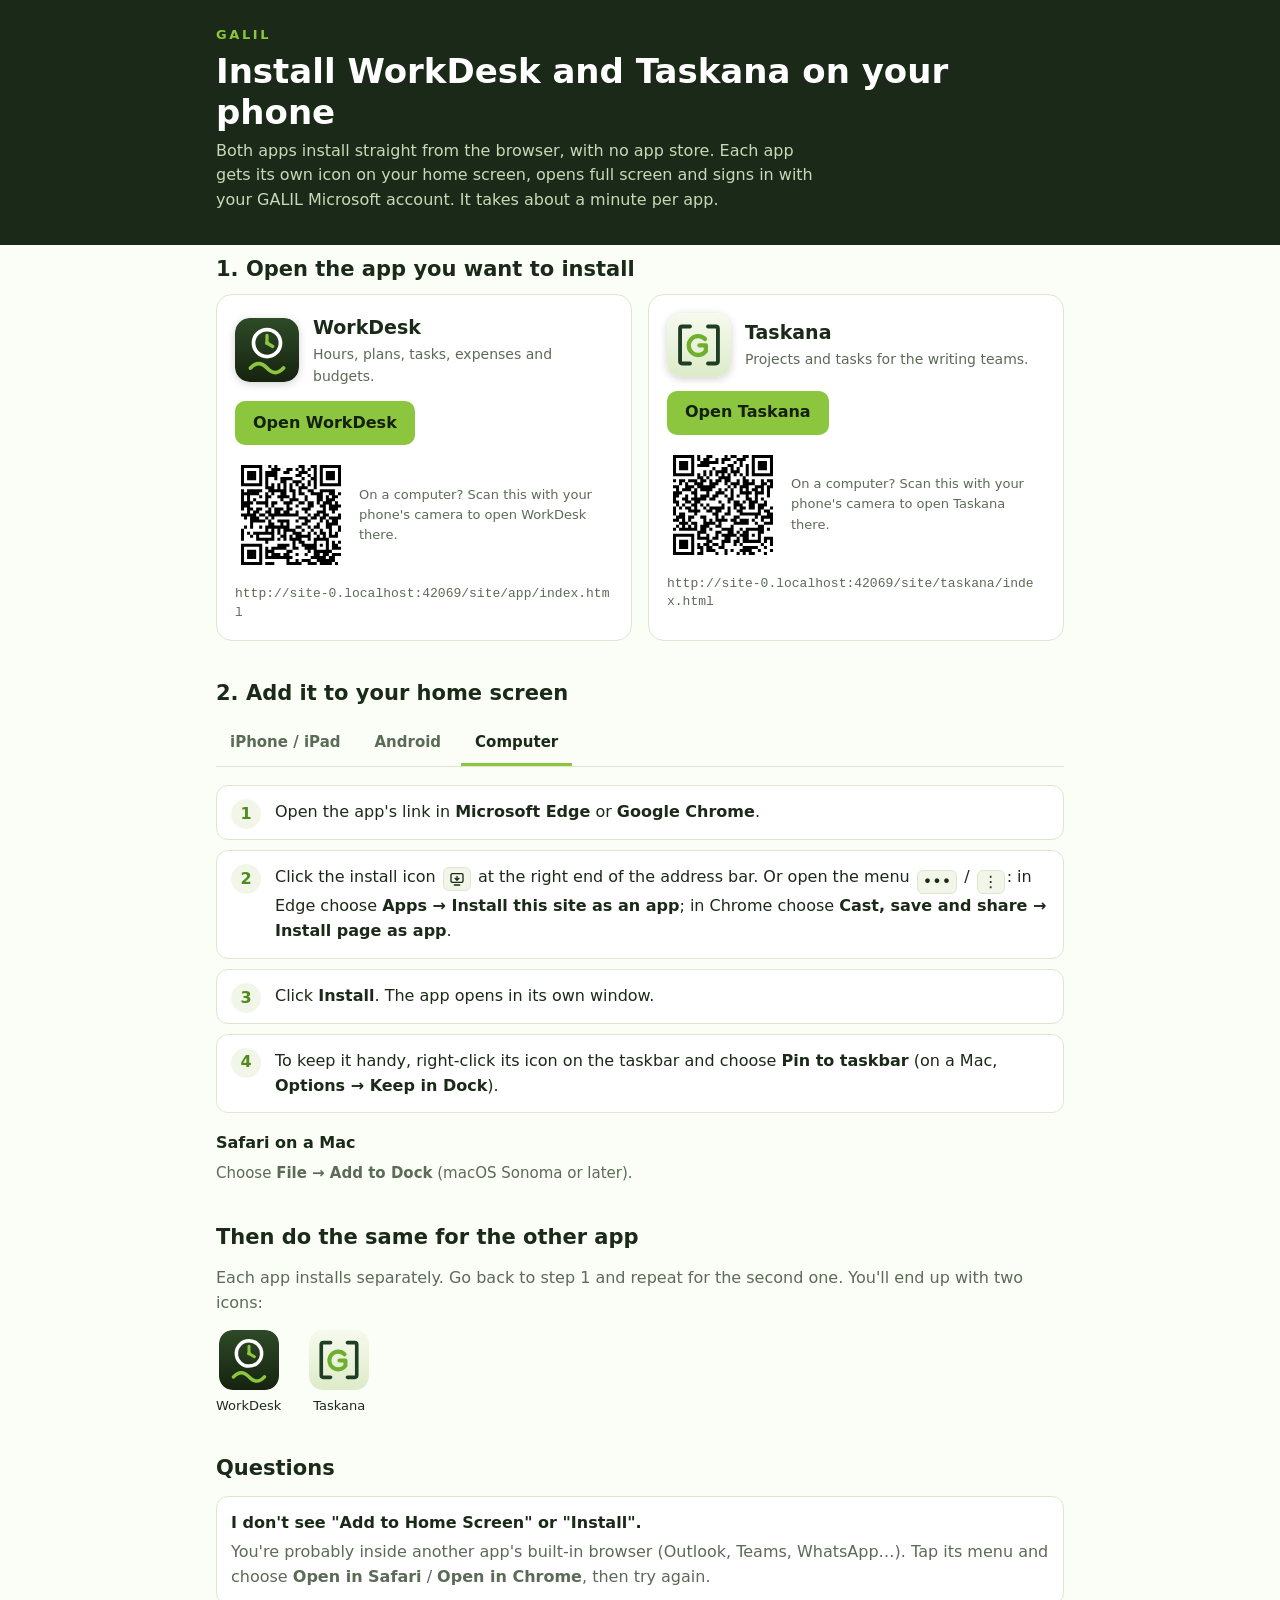
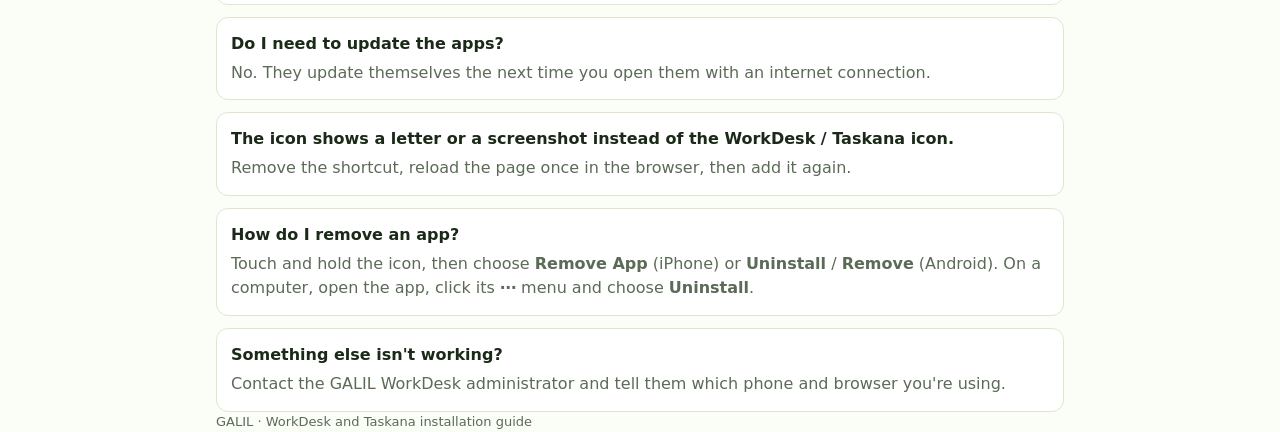
<file: site/install/index.html>
<!doctype html>
<html lang="en">
<head>
<meta charset="utf-8">
<meta name="viewport" content="width=device-width, initial-scale=1, viewport-fit=cover">
<meta name="theme-color" content="#1B2A18">
<meta name="robots" content="noindex">
<title>Install GALIL Apps</title>
<link rel="icon" type="image/svg+xml" href="../app/icons/icon.svg">
<style>
:root{
  --bg:#FBFDF7; --card:#FFFFFF; --ink:#1B2A18; --muted:#5B6B57; --line:#DDE7D0;
  --wash:#F1F6E8; --green:#8CC63E; --green-ink:#4E8A1E; --dark:#1B2A18; --on-dark:#FFFFFF;
}
@media (prefers-color-scheme: dark){
  :root:not([data-theme="light"]){
    --bg:#11180E; --card:#1A2416; --ink:#E9F1DF; --muted:#A3B39A; --line:#2D3B27;
    --wash:#222E1D; --green:#8CC63E; --green-ink:#A6D86A; --dark:#0B1209; --on-dark:#E9F1DF;
  }
}
:root[data-theme="dark"]{
  --bg:#11180E; --card:#1A2416; --ink:#E9F1DF; --muted:#A3B39A; --line:#2D3B27;
  --wash:#222E1D; --green:#8CC63E; --green-ink:#A6D86A; --dark:#0B1209; --on-dark:#E9F1DF;
}
*{box-sizing:border-box}
html{-webkit-text-size-adjust:100%}
body{margin:0;background:var(--bg);color:var(--ink);font:400 16px/1.55 system-ui,-apple-system,"Segoe UI",Roboto,"Noto Sans",sans-serif}
a{color:var(--green-ink)}
.wrap{max-width:880px;margin:0 auto;padding:0 16px}
header{background:var(--dark);color:var(--on-dark);padding:28px 0 32px}
header .brand{font:700 13px/1 system-ui,sans-serif;letter-spacing:.2em;color:var(--green)}
header h1{margin:10px 0 6px;font-size:clamp(24px,5vw,34px);line-height:1.2}
header p{margin:0;color:#C9D8B8;max-width:60ch}
main{padding:24px 0 48px}
h2{font-size:21px;margin:36px 0 12px}
.apps{display:grid;grid-template-columns:repeat(auto-fit,minmax(260px,1fr));gap:16px;margin-top:-4px}
.app{background:var(--card);border:1px solid var(--line);border-radius:16px;padding:18px;display:flex;flex-direction:column;gap:14px}
.app .top{display:flex;gap:14px;align-items:center}
.app img.icon{width:64px;height:64px;flex:none;border-radius:15px;box-shadow:0 2px 8px rgba(0,0,0,.18)}
.app h3{margin:0;font-size:19px}
.app .desc{margin:2px 0 0;color:var(--muted);font-size:14px}
.app .row{display:flex;gap:14px;align-items:center;flex-wrap:wrap}
.btn{display:inline-flex;align-items:center;justify-content:center;min-height:44px;padding:0 18px;border-radius:10px;background:var(--green);color:#14210F;font-weight:700;text-decoration:none}
.btn:hover{filter:brightness(1.05)}
.url{font:13px/1.4 ui-monospace,Menlo,Consolas,monospace;color:var(--muted);word-break:break-all}
.qr{display:flex;gap:12px;align-items:center}
.qr .code{width:112px;height:112px;flex:none;background:#fff;border-radius:8px;padding:6px}
.qr .code svg{display:block;width:100%;height:100%}
.qr span{font-size:13px;color:var(--muted)}
.tabs{display:flex;gap:6px;flex-wrap:wrap;border-bottom:1px solid var(--line);margin-bottom:18px}
.tabs button{appearance:none;border:0;background:none;color:var(--muted);font:600 15px system-ui,sans-serif;padding:12px 14px;min-height:44px;border-bottom:3px solid transparent;cursor:pointer}
.tabs button[aria-selected="true"]{color:var(--ink);border-bottom-color:var(--green)}
.panel[hidden]{display:none}
ol.steps{list-style:none;counter-reset:s;margin:0;padding:0;display:grid;gap:10px}
ol.steps>li{counter-increment:s;position:relative;background:var(--card);border:1px solid var(--line);border-radius:12px;padding:14px 14px 14px 58px}
ol.steps>li::before{content:counter(s);position:absolute;left:14px;top:13px;width:30px;height:30px;border-radius:50%;background:var(--wash);color:var(--green-ink);font-weight:800;display:grid;place-items:center}
ol.steps b{font-weight:700}
.glyph{display:inline-flex;align-items:center;justify-content:center;min-width:26px;height:24px;padding:0 5px;margin:0 2px;border:1px solid var(--line);border-radius:6px;background:var(--wash);vertical-align:-5px}
.glyph svg{width:16px;height:16px;stroke:currentColor;fill:none;stroke-width:2;stroke-linecap:round;stroke-linejoin:round}
.note{margin:14px 0 0;padding:12px 14px;border-radius:12px;background:var(--wash);color:var(--ink);font-size:15px}
.note b{color:var(--green-ink)}
.alt{margin-top:18px}
.alt h3{font-size:16px;margin:0 0 6px}
.alt p{margin:0;color:var(--muted);font-size:15px}
dl.faq{margin:0;display:grid;gap:12px}
dl.faq div{background:var(--card);border:1px solid var(--line);border-radius:12px;padding:14px}
dl.faq dt{font-weight:700}
dl.faq dd{margin:4px 0 0;color:var(--muted)}
footer{padding:0 0 40px;color:var(--muted);font-size:13px}
@media (max-width:520px){ .qr{display:none} }
@media print{ .tabs{display:none} .panel[hidden]{display:block} header{background:none;color:#000} header p{color:#333} }
</style>
</head>
<body>
<header>
  <div class="wrap">
    <div class="brand">GALIL</div>
    <h1>Install WorkDesk and Taskana on your phone</h1>
    <p>Both apps install straight from the browser, with no app store. Each app gets its own icon on your home screen, opens full screen and signs in with your GALIL Microsoft account. It takes about a minute per app.</p>
  </div>
</header>

<main class="wrap">
  <h2 style="margin-top:8px">1. Open the app you want to install</h2>
  <div class="apps">
    <section class="app">
      <div class="top">
        <img class="icon" src="../app/icons/icon.svg" alt="">
        <div><h3>WorkDesk</h3><p class="desc">Hours, plans, tasks, expenses and budgets.</p></div>
      </div>
      <div class="row">
        <a class="btn" data-app="app/index.html" href="../app/index.html">Open WorkDesk</a>
      </div>
      <div class="qr"><div class="code" data-qr="app/index.html"></div><span>On a computer? Scan this with your phone's camera to open WorkDesk there.</span></div>
      <div class="url" data-url="app/index.html"></div>
    </section>
    <section class="app">
      <div class="top">
        <img class="icon" src="../taskana/icons/icon.svg" alt="">
        <div><h3>Taskana</h3><p class="desc">Projects and tasks for the writing teams.</p></div>
      </div>
      <div class="row">
        <a class="btn" data-app="taskana/index.html" href="../taskana/index.html">Open Taskana</a>
      </div>
      <div class="qr"><div class="code" data-qr="taskana/index.html"></div><span>On a computer? Scan this with your phone's camera to open Taskana there.</span></div>
      <div class="url" data-url="taskana/index.html"></div>
    </section>
  </div>

  <h2>2. Add it to your home screen</h2>
  <div class="tabs" role="tablist">
    <button role="tab" id="t-ios" aria-controls="p-ios" aria-selected="true">iPhone / iPad</button>
    <button role="tab" id="t-android" aria-controls="p-android" aria-selected="false">Android</button>
    <button role="tab" id="t-pc" aria-controls="p-pc" aria-selected="false">Computer</button>
  </div>

  <section class="panel" id="p-ios" role="tabpanel" aria-labelledby="t-ios">
    <ol class="steps">
      <li>Open the app's link in <b>Safari</b>.</li>
      <li>Tap the <b>Share</b> button
        <span class="glyph" aria-label="Share"><svg viewBox="0 0 24 24"><path d="M12 3v12M8 7l4-4 4 4"/><path d="M6 11H5v10h14V11h-1"/></svg></span>
        at the bottom of the screen (top right on iPad). On iOS 26, tap
        <span class="glyph" aria-label="More">•••</span> first, then <b>Share</b>.</li>
      <li>Scroll down and tap <b>Add to Home Screen</b>.
        If you don't see it, tap <b>Edit Actions</b> at the bottom of the list and add it.</li>
      <li>Leave <b>Open as Web App</b> switched on, keep the name (<b>WorkDesk</b> or <b>Taskana</b>) and tap <b>Add</b>.</li>
      <li>Open the app from the new icon on your home screen and sign in with your GALIL Microsoft account.</li>
    </ol>
    <p class="note"><b>Sign in from the icon.</b> On iPhone the home-screen app keeps its own sign-in, separate from Safari, so sign in once more after you open it from the icon.</p>
    <div class="alt"><h3>Using Chrome or Edge on iPhone?</h3><p>On iOS 16.4 and later, tap <b>Share</b> (in the address bar or the menu) and then <b>Add to Home Screen</b>. If it isn't offered, use Safari.</p></div>
  </section>

  <section class="panel" id="p-android" role="tabpanel" aria-labelledby="t-android" hidden>
    <ol class="steps">
      <li>Open the app's link in <b>Chrome</b>.</li>
      <li>Tap the menu
        <span class="glyph" aria-label="Menu">⋮</span>
        in the top-right corner.</li>
      <li>Tap <b>Add to Home screen</b>, then <b>Install</b>. (Some phones show <b>Install app</b> directly in the menu, or a banner at the bottom of the page. Either one does the same thing.)</li>
      <li>Confirm with <b>Install</b> (or <b>Add</b>). The icon appears on your home screen and in your app drawer.</li>
      <li>Open the app from the icon and sign in with your GALIL Microsoft account.</li>
    </ol>
    <div class="alt"><h3>Samsung Internet</h3><p>Tap the menu <span class="glyph">≡</span>, then <b>Add page to</b> and <b>Home screen</b>.</p></div>
    <div class="alt"><h3>Microsoft Edge</h3><p>Tap the menu <span class="glyph">•••</span>, then <b>Add to phone</b> and <b>Install</b>.</p></div>
  </section>

  <section class="panel" id="p-pc" role="tabpanel" aria-labelledby="t-pc" hidden>
    <ol class="steps">
      <li>Open the app's link in <b>Microsoft Edge</b> or <b>Google Chrome</b>.</li>
      <li>Click the install icon
        <span class="glyph" aria-label="Install"><svg viewBox="0 0 24 24"><rect x="3" y="4" width="18" height="13" rx="2"/><path d="M12 8v6M9 11l3 3 3-3M8 21h8"/></svg></span>
        at the right end of the address bar.
        Or open the menu <span class="glyph">•••</span> / <span class="glyph">⋮</span>:
        in Edge choose <b>Apps → Install this site as an app</b>; in Chrome choose <b>Cast, save and share → Install page as app</b>.</li>
      <li>Click <b>Install</b>. The app opens in its own window.</li>
      <li>To keep it handy, right-click its icon on the taskbar and choose <b>Pin to taskbar</b> (on a Mac, <b>Options → Keep in Dock</b>).</li>
    </ol>
    <div class="alt"><h3>Safari on a Mac</h3><p>Choose <b>File → Add to Dock</b> (macOS Sonoma or later).</p></div>
  </section>

  <h2>Then do the same for the other app</h2>
  <p style="margin:0;color:var(--muted)">Each app installs separately. Go back to step 1 and repeat for the second one. You'll end up with two icons:</p>
  <div style="display:flex;gap:28px;margin-top:14px">
    <div style="text-align:center;font-size:13px"><img src="../app/icons/icon.svg" alt="" width="60" height="60" style="display:block;border-radius:14px;margin:0 auto 6px"><span>WorkDesk</span></div>
    <div style="text-align:center;font-size:13px"><img src="../taskana/icons/icon.svg" alt="" width="60" height="60" style="display:block;border-radius:14px;margin:0 auto 6px"><span>Taskana</span></div>
  </div>

  <h2>Questions</h2>
  <dl class="faq">
    <div><dt>I don't see "Add to Home Screen" or "Install".</dt>
      <dd>You're probably inside another app's built-in browser (Outlook, Teams, WhatsApp…). Tap its menu and choose <b>Open in Safari</b> / <b>Open in Chrome</b>, then try again.</dd></div>
    <div><dt>Do I need to update the apps?</dt>
      <dd>No. They update themselves the next time you open them with an internet connection.</dd></div>
    <div><dt>The icon shows a letter or a screenshot instead of the WorkDesk / Taskana icon.</dt>
      <dd>Remove the shortcut, reload the page once in the browser, then add it again.</dd></div>
    <div><dt>How do I remove an app?</dt>
      <dd>Touch and hold the icon, then choose <b>Remove App</b> (iPhone) or <b>Uninstall</b> / <b>Remove</b> (Android). On a computer, open the app, click its <b>⋯</b> menu and choose <b>Uninstall</b>.</dd></div>
    <div><dt>Something else isn't working?</dt>
      <dd>Contact the GALIL WorkDesk administrator and tell them which phone and browser you're using.</dd></div>
  </dl>
</main>

<footer class="wrap">GALIL · WorkDesk and Taskana installation guide</footer>

<script src="vendor/qrcode.js"></script>
<script>
(function () {
  // full URLs of the apps, worked out from where this page is served
  var base = new URL("../", location.href).href;
  document.querySelectorAll("[data-url]").forEach(function (el) { el.textContent = base + el.getAttribute("data-url"); });
  document.querySelectorAll("[data-qr]").forEach(function (el) {
    try {
      var qr = qrcode(0, "M");
      qr.addData(base + el.getAttribute("data-qr"));
      qr.make();
      el.innerHTML = qr.createSvgTag({ cellSize: 4, margin: 0, scalable: true });
    } catch (e) { el.parentNode.style.display = "none"; }
  });
  if (location.protocol === "file:") document.querySelectorAll(".qr").forEach(function (el) { el.style.display = "none"; });

  // tabs, opening on the visitor's own platform
  var tabs = Array.prototype.slice.call(document.querySelectorAll('[role="tab"]'));
  function select(id) {
    tabs.forEach(function (t) {
      var on = t.id === id;
      t.setAttribute("aria-selected", on ? "true" : "false");
      document.getElementById(t.getAttribute("aria-controls")).hidden = !on;
    });
  }
  tabs.forEach(function (t) { t.addEventListener("click", function () { select(t.id); }); });
  var ua = navigator.userAgent;
  var ios = /iPhone|iPad|iPod/.test(ua) || (navigator.platform === "MacIntel" && navigator.maxTouchPoints > 1);
  select(ios ? "t-ios" : /Android/.test(ua) ? "t-android" : /Mobi/.test(ua) ? "t-ios" : "t-pc");
})();
</script>
</body>
</html>
</file>
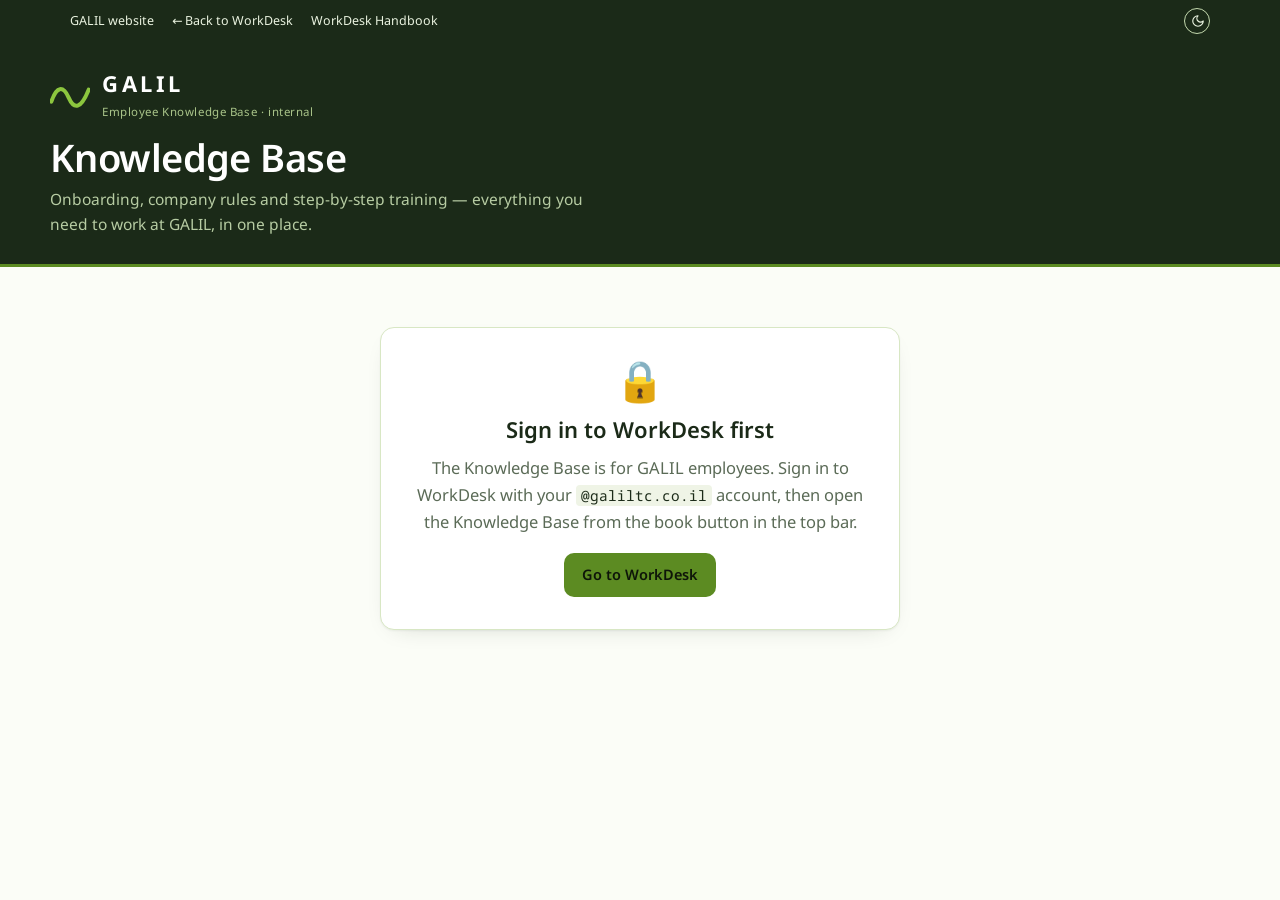
<file: site/kb/index.html>
<!DOCTYPE html>
<html lang="en">
<head>
<meta charset="utf-8">
<meta name="viewport" content="width=device-width, initial-scale=1">
<title>GALIL Knowledge Base</title>
<meta name="description" content="GALIL's internal employee knowledge base — onboarding, company rules and training materials.">
<meta name="robots" content="noindex, nofollow">
<script>
/* set the theme before the first paint, to avoid a light/dark flash.
   Falls back to the theme chosen in WorkDesk, then to the system setting. */
(function(){try{var v=localStorage.getItem("galil-kb-theme");
if(v!=="dark"&&v!=="light"){v=localStorage.getItem("galil-workdesk-theme");}
if(v!=="dark"&&v!=="light"){v=window.matchMedia&&window.matchMedia("(prefers-color-scheme: dark)").matches?"dark":"light";}
document.documentElement.setAttribute("data-theme",v);}catch(e){}})();
</script>
<link rel="icon" href="data:image/svg+xml,%3Csvg xmlns='http://www.w3.org/2000/svg' viewBox='0 0 240 240'%3E%3Cpath d='M78 34H42a10 10 0 00-10 10v152a10 10 0 0010 10h36' fill='none' stroke='%231F3D24' stroke-width='18' stroke-linecap='round'/%3E%3Cpath d='M162 34h36a10 10 0 0110 10v152a10 10 0 01-10 10h-36' fill='none' stroke='%231F3D24' stroke-width='18' stroke-linecap='round'/%3E%3Cpath d='M148 92A44 44 0 10152 148V122H122' fill='none' stroke='%238CC63E' stroke-width='20' stroke-linecap='round' stroke-linejoin='round'/%3E%3C/svg%3E">
<link rel="preconnect" href="https://fonts.googleapis.com">
<link rel="preconnect" href="https://fonts.gstatic.com" crossorigin>
<link rel="stylesheet" href="https://fonts.googleapis.com/css2?family=Noto+Sans:ital,wght@0,400;0,500;0,600;0,700;1,400&family=Noto+Sans+Mono:wght@400;500;600&display=swap">
<style>
:root{
  --paper:#FBFDF7; --surface:#FFFFFF; --wash:#F2F8E9; --sunk:#EFF4E6;
  --ink:#1B2A18; --body:#2C3A28; --muted:#5B6B57; --faint:#8A9686;
  --line:#D8E7C4; --line-soft:#E7F0DA;
  --accent:#5C8B22; --accent-bright:#8CC63E; --accent-ink:#3F6116;
  --red:#E05C4B; --amber:#F0A32C; --blue:#3B7DD8;
  --note-bg:#EAF2FC; --note-fg:#1F4E8C; --warn-bg:#FDF3E1; --warn-fg:#7A4E07;
  --chrome-bg:#1B2A18; --chrome-fg:#EAF3E0; --chrome-fg-soft:#C4D9AE;
  --shadow:0 1px 2px rgba(27,42,24,.05), 0 8px 24px -16px rgba(27,42,24,.28);
  --sans:"Noto Sans",system-ui,-apple-system,"Segoe UI",sans-serif;
  --serif:"Noto Sans",system-ui,-apple-system,"Segoe UI",sans-serif;
  --mono:"Noto Sans Mono",ui-monospace,"SF Mono",Menlo,monospace;
  color-scheme:light;
}
@media (prefers-color-scheme:dark){
  :root:not([data-theme="light"]){
    --paper:#11170E; --surface:#182014; --wash:#1E2818; --sunk:#141B10;
    --ink:#E9F2DF; --body:#D2DEC6; --muted:#9AAC90; --faint:#6E7F66;
    --line:#2E3C26; --line-soft:#26331F;
    --accent:#9FD154; --accent-bright:#B6E072; --accent-ink:#C6E894;
    --red:#F07E6E; --amber:#F5B84F; --blue:#7FB2F0;
    --note-bg:#15263A; --note-fg:#A9CBF3; --warn-bg:#33270F; --warn-fg:#F3CD85;
    --chrome-bg:#2B3A22; --chrome-fg:#EAF3E0; --chrome-fg-soft:#BFD4A9;
    --shadow:0 1px 2px rgba(0,0,0,.4), 0 8px 24px -16px rgba(0,0,0,.7);
    color-scheme:dark;
  }
}
:root[data-theme="dark"]{
  --paper:#11170E; --surface:#182014; --wash:#1E2818; --sunk:#141B10;
  --ink:#E9F2DF; --body:#D2DEC6; --muted:#9AAC90; --faint:#6E7F66;
  --line:#2E3C26; --line-soft:#26331F;
  --accent:#9FD154; --accent-bright:#B6E072; --accent-ink:#C6E894;
  --red:#F07E6E; --amber:#F5B84F; --blue:#7FB2F0;
  --note-bg:#15263A; --note-fg:#A9CBF3; --warn-bg:#33270F; --warn-fg:#F3CD85;
  --chrome-bg:#2B3A22; --chrome-fg:#EAF3E0; --chrome-fg-soft:#BFD4A9;
  --shadow:0 1px 2px rgba(0,0,0,.4), 0 8px 24px -16px rgba(0,0,0,.7);
  color-scheme:dark;
}

*{box-sizing:border-box}
body{
  margin:0; background:var(--paper); color:var(--body);
  font-family:var(--serif); font-size:16.5px; line-height:1.62;
  -webkit-font-smoothing:antialiased;
}
a{color:var(--accent-ink); text-underline-offset:2px; text-decoration-thickness:1px}
a:hover{color:var(--accent)}
:focus-visible{outline:2px solid var(--accent); outline-offset:2px; border-radius:3px}
[hidden]{display:none !important}

/* ---------- utility strip ---------- */
.utility{background:var(--chrome-bg); color:var(--chrome-fg-soft); font-family:var(--sans); font-size:12.5px}
.utility-in{max-width:1180px; margin:0 auto; padding:8px 20px; display:flex; align-items:center; gap:18px; flex-wrap:wrap}
.utility a{color:var(--chrome-fg); text-decoration:none; white-space:nowrap}
.utility a:hover{color:var(--accent-bright)}
.utility .who{margin-inline-start:auto; color:var(--chrome-fg-soft)}
.utility .who b{color:var(--chrome-fg); font-weight:600}
.themebtn{
  flex:0 0 auto; width:26px; height:26px; border-radius:999px; cursor:pointer;
  border:1px solid var(--chrome-fg-soft); background:transparent; color:var(--chrome-fg);
  display:grid; place-items:center; font-size:13px; line-height:1;
}
.themebtn:hover{border-color:var(--accent-bright); color:var(--accent-bright)}

/* ---------- masthead ---------- */
.masthead{background:#1B2A18; color:#EAF3E0; padding:30px 20px 26px; border-bottom:3px solid var(--accent)}
.masthead-in{max-width:1180px; margin:0 auto; display:flex; flex-wrap:wrap; gap:22px; align-items:flex-end}
.masthead .grow{flex:1 1 320px}
.wordmark{display:flex; align-items:center; gap:12px; margin-bottom:16px}
.wordmark svg{width:40px; height:32px; flex:0 0 auto}
.wordmark b{font-family:var(--sans); font-weight:700; font-size:22px; letter-spacing:.16em; color:#fff; line-height:1}
.wordmark small{display:block; font-family:var(--sans); font-size:11.5px; letter-spacing:.05em; color:#A9C489; margin-top:3px}
.masthead h1{font-family:var(--sans); font-weight:600; font-size:clamp(26px,4.2vw,38px); line-height:1.08; margin:0; color:#fff; letter-spacing:-.015em}
.masthead .standfirst{font-size:15.5px; color:#B7CCA3; margin:9px 0 0; max-width:60ch}
.search{flex:1 1 280px; max-width:420px; position:relative}
.search input{
  width:100%; font-family:var(--sans); font-size:15px; padding:11px 14px 11px 38px;
  border-radius:10px; border:1px solid #33462C; background:#16210F; color:#EAF3E0;
}
.search input::placeholder{color:#8FA87A}
.search input:focus{outline:2px solid var(--accent-bright); outline-offset:1px}
.search .ic{position:absolute; left:13px; top:50%; transform:translateY(-50%); color:#8FA87A; font-family:var(--sans); pointer-events:none}

/* ---------- shell: topic cards on the home screen, one focused article when reading ---------- */
.shell{max-width:1180px; margin:0 auto; padding:0 20px 64px}
main{padding-block:28px; min-width:0}
body.reading .masthead{padding-block:16px 14px}
body.reading .masthead h1, body.reading .masthead .standfirst{display:none}
body.reading .wordmark{margin-bottom:0}
body.reading .masthead-in{align-items:center}

/* ---------- home ---------- */
.home-h{font-family:var(--sans); font-weight:600; font-size:22px; color:var(--ink); margin:0 0 4px}
.home-sub{color:var(--muted); margin:0 0 20px}
.group{margin:0 0 30px}
.group-h{display:flex; align-items:center; gap:10px; margin:0 0 12px}
.group-h svg{width:20px; height:20px; color:var(--accent); flex:0 0 auto}
.group-h h2{font-family:var(--sans); font-weight:600; font-size:17px; color:var(--ink); margin:0}
.group-h span{font-family:var(--sans); font-size:13.5px; color:var(--muted)}
.tcards{display:grid; grid-template-columns:repeat(auto-fill,minmax(230px,1fr)); gap:12px}
.tcard{
  display:flex; flex-direction:column; gap:6px; padding:16px; border-radius:12px; text-decoration:none;
  background:var(--surface); border:1px solid var(--line); box-shadow:var(--shadow); color:var(--body);
  transition:border-color .15s, transform .15s;
}
.tcard:hover{border-color:var(--accent); transform:translateY(-1px); color:var(--body)}
.tcard svg{width:22px; height:22px; color:var(--accent)}
.tcard b{font-family:var(--sans); font-weight:600; font-size:15.5px; color:var(--ink); line-height:1.3}
.tcard span{font-family:var(--sans); font-size:13.5px; color:var(--muted); line-height:1.45}
.tcard em{font-style:normal; font-family:var(--mono); font-size:11.5px; color:var(--accent-ink); margin-top:auto; padding-top:4px}
.tcard.start{border-color:var(--accent); background:var(--wash)}

/* ---------- reader ---------- */
.reader{max-width:760px; margin:0 auto}
.backbtn{
  display:inline-flex; align-items:center; gap:6px; font-family:var(--sans); font-weight:600; font-size:13.5px;
  padding:6px 13px; border-radius:999px; border:1px solid var(--line); background:var(--surface); color:var(--ink);
  text-decoration:none; margin-bottom:14px;
}
.backbtn:hover{border-color:var(--accent); color:var(--accent-ink)}
.backbtn svg{width:15px; height:15px}

/* ---------- article ---------- */
.crumbs{font-family:var(--sans); font-size:12.5px; color:var(--faint); margin-bottom:10px}
.crumbs a{color:var(--muted); text-decoration:none}
.crumbs a:hover{color:var(--accent-ink)}
article h1{font-family:var(--sans); font-weight:600; font-size:clamp(24px,3vw,31px); line-height:1.15; color:var(--ink); margin:0 0 6px; letter-spacing:-.015em}
article .meta{font-family:var(--sans); font-size:12.5px; color:var(--faint); margin-bottom:22px}
article .lede{font-size:17.5px; color:var(--muted); margin:0 0 22px}
article > *{max-width:70ch}
article h2{font-family:var(--sans); font-weight:600; font-size:19px; color:var(--ink); margin:30px 0 8px}
article h3{font-family:var(--sans); font-weight:600; font-size:16px; color:var(--ink); margin:22px 0 6px}
article p{margin:0 0 14px}
article ul, article ol{margin:0 0 16px; padding-left:22px}
article li{margin-bottom:6px}
article li::marker{color:var(--accent)}
strong{font-weight:600; color:var(--ink)}
code{font-family:var(--mono); font-size:.87em; background:var(--sunk); padding:1px 5px; border-radius:4px; color:var(--ink)}
.steps{list-style:none; padding:0 !important; counter-reset:s}
.steps > li{counter-increment:s; position:relative; padding-left:36px; margin-bottom:10px}
.steps > li::before{
  content:counter(s); position:absolute; left:0; top:.15em; font-family:var(--mono); font-size:11.5px; font-weight:500;
  width:23px; height:23px; display:grid; place-items:center; border-radius:50%; background:var(--chrome-bg); color:var(--chrome-fg);
}
.callout{border-radius:6px; padding:12px 16px; margin:0 0 18px; font-size:15.5px; border-left:3px solid}
.callout.note{background:var(--note-bg); color:var(--note-fg); border-color:var(--blue)}
.callout.warn{background:var(--warn-bg); color:var(--warn-fg); border-color:var(--amber)}
.callout.tip{background:var(--wash); color:var(--body); border-color:var(--accent)}
.callout b{color:inherit}
table{border-collapse:collapse; width:100%; font-family:var(--sans); font-size:14px; margin:0 0 18px}
th,td{text-align:left; padding:8px 10px; border-bottom:1px solid var(--line)}
th{font-size:12px; letter-spacing:.05em; text-transform:uppercase; color:var(--muted); font-weight:600}
.pager{display:grid; grid-template-columns:1fr 1fr; gap:12px; margin-top:40px; padding-top:18px; border-top:1px solid var(--line-soft); font-family:var(--sans); font-size:14px}
.pager a{display:flex; flex-direction:column; gap:2px; padding:10px 14px; border:1px solid var(--line); border-radius:10px; text-decoration:none; color:var(--ink); background:var(--surface)}
.pager a:hover{border-color:var(--accent)}
.pager a small{font-size:11.5px; color:var(--muted)}
.pager a.next{text-align:right; grid-column:2}

/* ---------- search results ---------- */
.results{list-style:none; padding:0; margin:0}
.results li{padding:12px 0; border-bottom:1px solid var(--line-soft)}
.results a{font-family:var(--sans); font-weight:600; font-size:16px; text-decoration:none}
.results .c{font-family:var(--sans); font-size:12px; color:var(--faint); margin-inline-start:8px}
.results p{margin:4px 0 0; font-size:14.5px; color:var(--muted)}

/* ---------- gate ---------- */
.gate{max-width:560px; margin:60px auto; padding:0 20px; text-align:center}
.gate .card{background:var(--surface); border:1px solid var(--line); border-radius:14px; padding:32px 26px; box-shadow:var(--shadow)}
.gate .big{font-size:40px; line-height:1}
.gate h1{font-family:var(--sans); font-weight:600; font-size:22px; color:var(--ink); margin:12px 0 8px}
.gate p{color:var(--muted); margin:0 0 18px}
.btn{
  display:inline-block; font-family:var(--sans); font-weight:600; font-size:14.5px; padding:10px 18px; border-radius:10px;
  background:var(--accent); color:#0E1509; text-decoration:none;
}
.btn:hover{background:var(--accent-bright); color:#0E1509}

@media (max-width:860px){ .utility .who{margin-inline-start:0} }
@media (prefers-reduced-motion:reduce){ .tcard{transition:none} }
@media print{ .utility,.search,.pager,.backbtn{display:none} }
</style>
</head>
<body>

<div class="utility">
  <div class="utility-in">
    <a href="../index.html">GALIL website</a>
    <a href="../app/index.html">← Back to WorkDesk</a>
    <a href="../handbook/index.html">WorkDesk Handbook</a>
    <span class="who" id="who"></span>
    <button type="button" class="themebtn" id="themebtn" title="Switch theme" aria-label="Switch to the dark theme">◐</button>
  </div>
</div>

<header class="masthead">
  <div class="masthead-in">
    <div class="grow">
      <div class="wordmark">
        <svg viewBox="0 0 60 46" aria-hidden="true"><path d="M2 30 C10 6, 20 6, 28 24 S46 42, 58 12" fill="none" stroke="#8CC63E" stroke-width="6" stroke-linecap="round"/></svg>
        <div><b>GALIL</b><small>Employee Knowledge Base · internal</small></div>
      </div>
      <h1>Knowledge Base</h1>
      <p class="standfirst">Onboarding, company rules and step-by-step training — everything you need to work at GALIL, in one place.</p>
    </div>
    <div class="search" id="searchwrap" hidden>
      <span class="ic" aria-hidden="true"><svg width="15" height="15" viewBox="0 0 24 24" fill="none" stroke="currentColor" stroke-width="2.2" stroke-linecap="round" style="display:block"><circle cx="11" cy="11" r="7"/><path d="M20 20l-3.5-3.5"/></svg></span>
      <input type="search" id="q" placeholder="Search articles (VPN, leave, expenses…)" aria-label="Search the knowledge base" autocomplete="off">
    </div>
  </div>
</header>

<div id="gate" class="gate" hidden></div>

<div class="shell" id="shell" hidden>
  <main id="main" tabindex="-1"></main>
</div>

<script>
"use strict";
/* =====================================================================
   Access control.
   The Knowledge Base is for GALIL employees only. It reads the WorkDesk
   session from this browser (same storage keys as site/app/index.html)
   and refuses External Contractors (EXT) and Viewers (VIEW).
   Like the rest of the standalone WorkDesk build, this is a client-side
   check; once WorkDesk moves to Microsoft Entra ID sign-in (see the
   README roadmap), this page should sit behind the same server-side auth.
   ===================================================================== */
var WORKDESK_DATA_KEY = "galil-workdesk-v1";
var WORKDESK_SESSION_KEY = "galil-workdesk-session";
var DENIED_ROLES = ["EXT", "VIEW"];
var ROLE_NAMES = {
  EMP: "Employee", SEN: "Senior Employee", TL: "Team Lead", PM: "Project Manager",
  OPS: "Operations Manager", FIN: "Finance", CEO: "CEO / Owner",
  EXT: "External Contractor", VIEW: "Viewer"
};

function currentUser() {
  try {
    var id = localStorage.getItem(WORKDESK_SESSION_KEY);
    if (!id) return null;
    var raw = JSON.parse(localStorage.getItem(WORKDESK_DATA_KEY) || "null");
    var users = raw && raw.data && raw.data.users ? raw.data.users : [];
    for (var i = 0; i < users.length; i++) if (users[i].id === id) return users[i];
  } catch (e) {}
  return null;
}

/* =====================================================================
   Content. Each article: id, cat, title, summary, updated, body (HTML).
   ===================================================================== */
var CATS = [
  { k: "onboarding", icon: "onboarding", title: "Onboarding",          desc: "Your first days and weeks at GALIL." },
  { k: "rules",      icon: "rules",      title: "Company rules",       desc: "Policies every employee is expected to follow." },
  { k: "training",   icon: "training",   title: "Training & how-to's", desc: "Step-by-step guides for the tools we use." }
];

var ARTICLES = [
/* ---------------- Onboarding ---------------- */
{ id: "welcome", cat: "onboarding", title: "Welcome to GALIL", updated: "30 Sep 2026",
  summary: "Who we are, what we do and how the company is organised.",
  body:
  '<p class="lede">Welcome aboard! This article gives you the big picture — what GALIL does, how we are organised, and where to go for help.</p>' +
  '<h2>What we do</h2>' +
  '<p>GALIL delivers technical documentation, training and instructional content for engineering and technology clients. Our work is organised around <strong>clients</strong>, their <strong>projects</strong>, and the <strong>work orders</strong> that fund them.</p>' +
  '<h2>How we are organised</h2>' +
  '<table><thead><tr><th>Role</th><th>What they do</th></tr></thead><tbody>' +
  '<tr><td>CEO / Owner</td><td>Company direction, final approvals and company settings.</td></tr>' +
  '<tr><td>Operations Manager</td><td>Runs day-to-day operations across all clients, people and master lists.</td></tr>' +
  '<tr><td>Project Manager</td><td>Owns projects, work orders, budgets and assignments.</td></tr>' +
  '<tr><td>Team Lead</td><td>Leads a team, assigns tasks and approves the team\'s time and expenses.</td></tr>' +
  '<tr><td>Senior Employee / Employee</td><td>Technical writers, trainers and specialists who deliver the work.</td></tr>' +
  '<tr><td>Finance</td><td>Budgets, invoicing, expense reimbursement and payroll inputs.</td></tr>' +
  '</tbody></table>' +
  '<h2>Who to ask</h2>' +
  '<ul><li><strong>Your Team Lead</strong> — your first stop for anything about your work, tasks and schedule.</li>' +
  '<li><strong>Operations</strong> — accounts, equipment, access and HR questions.</li>' +
  '<li><strong>Finance</strong> — expenses, reimbursements and payslips.</li></ul>' +
  '<div class="callout tip"><b>Tip:</b> Start with <a href="#/first-week">Your first week checklist</a> — it links to everything else you need.</div>'
},
{ id: "first-week", cat: "onboarding", title: "Your first week checklist", updated: "30 Sep 2026",
  summary: "Everything to set up and read during your first five working days.",
  body:
  '<p class="lede">Work through this list during your first week. Your Team Lead will check in with you at the end of the week.</p>' +
  '<h2>Day 1 — accounts and equipment</h2>' +
  '<ol class="steps">' +
  '<li>Collect your laptop and accessories from Operations and sign the equipment form.</li>' +
  '<li>Sign in to your <code>@galiltc.co.il</code> Microsoft 365 account and change the temporary password.</li>' +
  '<li>Set up multi-factor authentication — see <a href="#/mfa">Setting up multi-factor authentication</a>.</li>' +
  '<li>Install and connect the company VPN — see <a href="#/vpn">How to set up the VPN</a>.</li>' +
  '<li>Create your WorkDesk account — see <a href="#/workdesk-signin">Signing in to WorkDesk</a>.</li>' +
  '</ol>' +
  '<h2>Days 2–3 — policies</h2>' +
  '<ul><li>Read the <a href="#/code-of-conduct">Code of conduct</a>.</li>' +
  '<li>Read <a href="#/infosec">Information security &amp; acceptable use</a> and <a href="#/confidentiality">Client confidentiality</a>.</li>' +
  '<li>Read <a href="#/hours">Working hours &amp; time reporting</a> and <a href="#/leave">Vacation, sick leave &amp; holidays</a>.</li></ul>' +
  '<h2>Days 4–5 — your work</h2>' +
  '<ul><li>Meet your team and get a walkthrough of your first project from your Team Lead.</li>' +
  '<li>Log your first week of hours in WorkDesk — see <a href="#/workdesk-time">Logging your time</a>.</li>' +
  '<li>Plan next week in the Week Planner — see <a href="#/workdesk-plan">Planning your week</a>.</li></ul>' +
  '<div class="callout note"><b>Note:</b> If any account or access is missing by the end of Day 1, tell Operations straight away — don\'t wait.</div>'
},
{ id: "accounts", cat: "onboarding", title: "Accounts & systems you will use", updated: "30 Sep 2026",
  summary: "The company systems, what each is for and how you get access.",
  body:
  '<p class="lede">These are the systems you will use day to day. Operations creates your accounts before your first day.</p>' +
  '<table><thead><tr><th>System</th><th>Used for</th><th>Sign-in</th></tr></thead><tbody>' +
  '<tr><td>Microsoft 365</td><td>Email, calendar, Teams, OneDrive and SharePoint</td><td>Your <code>@galiltc.co.il</code> account + MFA</td></tr>' +
  '<tr><td>WorkDesk</td><td>Time reporting, week planning, tasks, expenses, Library</td><td>Your <code>@galiltc.co.il</code> account</td></tr>' +
  '<tr><td>Company VPN</td><td>Access to internal file servers and client environments from outside the office</td><td>Your <code>@galiltc.co.il</code> account + MFA</td></tr>' +
  '<tr><td>Knowledge Base</td><td>This site — onboarding, rules and training</td><td>Through WorkDesk</td></tr>' +
  '</tbody></table>' +
  '<h2>Requesting additional access</h2>' +
  '<p>Some projects need access to a client\'s own systems. Ask your Project Manager — they request it from the client and Operations records it. Never share your credentials with anyone, including colleagues.</p>'
},

/* ---------------- Company rules ---------------- */
{ id: "code-of-conduct", cat: "rules", title: "Code of conduct", updated: "30 Sep 2026",
  summary: "How we treat each other, our clients and the company.",
  body:
  '<p class="lede">GALIL is a small company where trust matters. Everyone is expected to follow these principles.</p>' +
  '<h2>Respect</h2>' +
  '<ul><li>Treat colleagues, clients and partners with courtesy and respect.</li>' +
  '<li>Harassment, discrimination and bullying of any kind are not tolerated.</li>' +
  '<li>Disagree about ideas, never about people.</li></ul>' +
  '<h2>Integrity</h2>' +
  '<ul><li>Report your time and expenses honestly and accurately.</li>' +
  '<li>Declare any conflict of interest to your manager — for example, outside work for a client or competitor.</li>' +
  '<li>Do not accept gifts from clients or suppliers beyond a token value without approval from Operations.</li></ul>' +
  '<h2>Raising a concern</h2>' +
  '<p>If you see something that breaks these rules, raise it with your Team Lead, Operations or the CEO. Concerns raised in good faith will never count against you.</p>'
},
{ id: "hours", cat: "rules", title: "Working hours & time reporting", updated: "30 Sep 2026",
  summary: "Standard hours, when to report time and how approvals work.",
  body:
  '<p class="lede">Accurate time reporting is how we bill clients and track budgets, so it is a core part of everyone\'s job.</p>' +
  '<h2>Standard hours</h2>' +
  '<ul><li>A full-time week is <strong>42 hours</strong>, typically Sunday to Thursday, 9 hours a day.</li>' +
  '<li>Core hours are agreed with your Team Lead; let your team know in Teams if you will be unavailable.</li></ul>' +
  '<h2>Reporting rules</h2>' +
  '<ul><li>Log your hours in WorkDesk <strong>every day</strong>, and no later than the end of the working week.</li>' +
  '<li>Report every hour against the correct client, project and work order.</li>' +
  '<li>Hours beyond your allowance on a work order need a request that your Team Lead or Project Manager approves.</li>' +
  '<li>Plan the following week in the Week Planner by Thursday.</li></ul>' +
  '<div class="callout warn"><b>Important:</b> Never log hours you did not work, and never log them against a different work order to stay under budget. Ask your Project Manager instead.</div>' +
  '<p>See <a href="#/workdesk-time">Logging your time in WorkDesk</a> for how to do it.</p>'
},
{ id: "leave", cat: "rules", title: "Vacation, sick leave & holidays", updated: "30 Sep 2026",
  summary: "How to request vacation, report sick days and plan around holidays.",
  body:
  '<p class="lede">Sick and vacation days are requested in WorkDesk and approved by your manager. See <a href="#/workdesk-leave">Requesting sick and vacation days in WorkDesk</a> for the steps.</p>' +
  '<h2>Vacation</h2>' +
  '<ol class="steps">' +
  '<li>Agree the dates with your manager, at least <strong>two weeks</strong> in advance for anything longer than two days.</li>' +
  '<li>Send a <strong>Vacation</strong> request in WorkDesk for the whole range. Your manager approves or declines it.</li>' +
  '<li>Once approved, set an out-of-office reply in Outlook and hand over any urgent work.</li>' +
  '</ol>' +
  '<h2>Sick leave</h2>' +
  '<ul><li>Tell your manager as early as possible on the day.</li>' +
  '<li>Send a <strong>Sick</strong> request in WorkDesk covering the days you are off.</li>' +
  '<li>Attach the sick-leave confirmation from the clinic or doctor\'s office to the request (PDF or photo).</li></ul>' +
  '<h2>Public holidays</h2>' +
  '<p>The office is closed on Israeli public holidays. Operations publishes the holiday calendar for the year in Teams each January, including half-days on holiday eves.</p>'
},
{ id: "expenses-policy", cat: "rules", title: "Expenses policy", updated: "30 Sep 2026",
  summary: "What you can claim, what evidence you need and how you get reimbursed.",
  body:
  '<h2>What you can claim</h2>' +
  '<ul><li>Travel to client sites (public transport, taxis when pre-approved, mileage).</li>' +
  '<li>Parking at client sites.</li>' +
  '<li>Equipment or software pre-approved by your Team Lead or Operations.</li></ul>' +
  '<h2>Rules</h2>' +
  '<ul><li>Every claim needs a receipt or invoice attached in WorkDesk.</li>' +
  '<li>Submit expenses within <strong>30 days</strong> of the date they occurred.</li>' +
  '<li>Claims are approved by your Team Lead or Project Manager, then reimbursed by Finance with the next payroll.</li></ul>' +
  '<p>See <a href="#/workdesk-expenses">Reporting expenses in WorkDesk</a> for the steps.</p>'
},
{ id: "infosec", cat: "rules", title: "Information security & acceptable use", updated: "30 Sep 2026",
  summary: "Keeping company and client data safe on every device.",
  body:
  '<p class="lede">Our clients trust us with sensitive technical information. Protecting it is everyone\'s responsibility.</p>' +
  '<h2>Devices</h2>' +
  '<ul><li>Lock your screen whenever you step away (<code>Win + L</code> / <code>Ctrl + Cmd + Q</code>).</li>' +
  '<li>Keep your laptop\'s operating system and software up to date.</li>' +
  '<li>Do not install unapproved software. Ask Operations if you need something.</li></ul>' +
  '<h2>Accounts &amp; passwords</h2>' +
  '<ul><li>Use MFA on every company account. Never share passwords or MFA codes.</li>' +
  '<li>Use a unique, long passphrase for your company account.</li></ul>' +
  '<h2>Networks</h2>' +
  '<ul><li>Always connect through the <a href="#/vpn">company VPN</a> when working outside the office, especially on public Wi-Fi.</li></ul>' +
  '<h2>Reporting an incident</h2>' +
  '<p>Lost a device? Clicked a suspicious link? Report it to Operations <strong>immediately</strong> — speed matters more than blame. See <a href="#/phishing">Spotting and reporting phishing</a>.</p>'
},
{ id: "confidentiality", cat: "rules", title: "Client confidentiality", updated: "30 Sep 2026",
  summary: "How to handle client documents, data and information.",
  body:
  '<ul><li>Client material stays in the client\'s systems or in the project\'s SharePoint site — never on personal devices or personal cloud storage.</li>' +
  '<li>Do not discuss client projects in public places or on social media.</li>' +
  '<li>Only share client material with colleagues assigned to that project.</li>' +
  '<li>When a project ends, follow the Project Manager\'s instructions for returning or deleting client data.</li></ul>' +
  '<div class="callout warn"><b>Important:</b> Many clients have their own NDA terms, which may be stricter than these rules. Your Project Manager will brief you on them.</div>'
},

/* ---------------- Training ---------------- */
{ id: "vpn", cat: "training", title: "How to set up the VPN", updated: "30 Sep 2026",
  summary: "Install the VPN client, connect for the first time and troubleshoot.",
  body:
  '<p class="lede">The company VPN gives you secure access to internal resources from home, client sites or while travelling.</p>' +
  '<div class="callout note"><b>Before you start:</b> you need your <code>@galiltc.co.il</code> account and <a href="#/mfa">MFA set up</a> on your phone.</div>' +
  '<h2>Windows</h2>' +
  '<ol class="steps">' +
  '<li>Open <strong>Company Portal</strong> from the Start menu and search for <strong>GALIL VPN</strong>.</li>' +
  '<li>Click <strong>Install</strong> and wait for the installation to finish.</li>' +
  '<li>Open the VPN client from the system tray.</li>' +
  '<li>Make sure the server address is <code>vpn.galiltc.co.il</code>.</li>' +
  '<li>Click <strong>Connect</strong> and sign in with your company email and password.</li>' +
  '<li>Approve the sign-in request in the Microsoft Authenticator app.</li>' +
  '</ol>' +
  '<h2>macOS</h2>' +
  '<ol class="steps">' +
  '<li>Open <strong>Self Service</strong> and install <strong>GALIL VPN</strong>.</li>' +
  '<li>Allow the system extension when macOS asks (System Settings → Privacy &amp; Security).</li>' +
  '<li>Open the VPN client from the menu bar, confirm the server is <code>vpn.galiltc.co.il</code>, and click <strong>Connect</strong>.</li>' +
  '<li>Sign in and approve the MFA request.</li>' +
  '</ol>' +
  '<h2>Troubleshooting</h2>' +
  '<table><thead><tr><th>Problem</th><th>Try this</th></tr></thead><tbody>' +
  '<tr><td>No MFA prompt</td><td>Open the Authenticator app manually and check for pending requests; check your phone has internet.</td></tr>' +
  '<tr><td>Connects, but internal sites don\'t load</td><td>Disconnect and reconnect; on hotel Wi-Fi, complete the hotel\'s sign-in page first.</td></tr>' +
  '<tr><td>"Authentication failed"</td><td>Check your password in Outlook on the web; if it works there, contact Operations.</td></tr>' +
  '</tbody></table>'
},
{ id: "mfa", cat: "training", title: "Setting up multi-factor authentication", updated: "30 Sep 2026",
  summary: "Protect your Microsoft 365 account with the Authenticator app.",
  body:
  '<ol class="steps">' +
  '<li>Install <strong>Microsoft Authenticator</strong> on your phone from the App Store or Google Play.</li>' +
  '<li>On your laptop, sign in to <code>https://mysignins.microsoft.com/security-info</code> with your company account.</li>' +
  '<li>Choose <strong>Add sign-in method → Authenticator app</strong> and follow the prompts.</li>' +
  '<li>Scan the QR code with the Authenticator app.</li>' +
  '<li>Approve the test notification to finish.</li>' +
  '</ol>' +
  '<div class="callout tip"><b>Tip:</b> Add a phone number as a backup method, in case you lose or replace your phone.</div>' +
  '<p>Getting a new phone? Tell Operations <strong>before</strong> you wipe the old one so they can move your MFA.</p>'
},
{ id: "workdesk-signin", cat: "training", title: "Signing in to WorkDesk", updated: "30 Sep 2026",
  summary: "Create your WorkDesk account and sign in for the first time.",
  body:
  '<p class="lede">WorkDesk is where you report time, plan your week, track tasks and submit expenses.</p>' +
  '<ol class="steps">' +
  '<li>Open WorkDesk from the link Operations sends you, or from <a href="../app/index.html">here</a>.</li>' +
  '<li>Click <strong>Create an account</strong> and use your <code>@galiltc.co.il</code> email — other domains are not accepted.</li>' +
  '<li>Choose your role (Employee, Senior Employee or Team Lead). Higher roles are assigned by Operations.</li>' +
  '<li>Complete your profile and submit. Your account is activated once Operations verifies it.</li>' +
  '<li>After activation, sign in with your password or with <strong>Sign in with Microsoft</strong>.</li>' +
  '</ol>' +
  '<p>For every screen and function, see the <a href="../handbook/index.html">WorkDesk Handbook</a>.</p>'
},
{ id: "workdesk-time", cat: "training", title: "Logging your time in WorkDesk", updated: "8 Oct 2026",
  summary: "Report hours against the right work order, every day.",
  body:
  '<ol class="steps">' +
  '<li>Open the <strong>Time Log</strong> tab.</li>' +
  '<li>Click <strong>Add entry</strong>, then choose the client, project and work order.</li>' +
  '<li>Enter the start and end time (or the duration) and a short description of what you did.</li>' +
  '<li>Save. The entry appears in your week, and the work order\'s remaining allowance updates.</li>' +
  '</ol>' +
  '<h2>Useful shortcuts</h2>' +
  '<ul><li><strong>Duplicate</strong> an entry with the ⧉ button — to the previous or next day or week, a number of days back or forward (optionally onto every working day in between), or a specific date.</li>' +
  '<li>Click a work order code anywhere in a table to copy it.</li>' +
  '<li>Click a column heading to sort the table, drag a heading to move it, or drag its edge to resize it. Use <strong>＋ Save</strong> in the row above the table to keep that layout as a view, and <strong>☆</strong> to open the table with it every time.</li>' +
  '<li>On your phone, use the running timer in the mobile layout.</li></ul>' +
  '<div class="callout note"><b>Out of allowance?</b> Use <strong>Request hours</strong> — your Team Lead or Project Manager will approve or decline it.</div>'
},
{ id: "workdesk-plan", cat: "training", title: "Planning your week in WorkDesk", updated: "30 Sep 2026",
  summary: "Use the Week Planner to plan next week's hours.",
  body:
  '<ol class="steps">' +
  '<li>Open the <strong>Week Planner</strong> tab and move to next week with the arrows.</li>' +
  '<li>For each day, add planned hours against your assigned work orders.</li>' +
  '<li>Planning to be away? Request the days as vacation in the Time Log — see <a href="#/workdesk-leave">Requesting sick and vacation days</a>.</li>' +
  '<li>Plans save automatically. Finish next week\'s plan by Thursday.</li>' +
  '</ol>'
},
{ id: "workdesk-leave", cat: "training", title: "Requesting sick and vacation days in WorkDesk", updated: "30 Sep 2026",
  summary: "Send a sick or vacation request for a date range, with a supporting document.",
  body:
  '<p class="lede">Sick and vacation days go to your manager as a request. They count once your manager approves them.</p>' +
  '<ol class="steps">' +
  '<li>Open the <strong>Time Log</strong> tab and set <strong>Type</strong> to <em>Sick</em> or <em>Vacation</em>.</li>' +
  '<li>Choose the <strong>From</strong> and <strong>To</strong> dates. <strong>Days</strong> shows the working days (Sunday to Thursday) in the range.</li>' +
  '<li>For sick leave, click the file button under <strong>Sick-leave confirmation</strong> and attach the confirmation from the clinic or doctor\'s office — a PDF or an image, up to 2 MB.</li>' +
  '<li>Add a short description and click <strong>Send request</strong>.</li>' +
  '</ol>' +
  '<p>The form shows who the request goes to — your direct manager. Until they decide, the days show as <strong>Pending</strong> and are not counted. If they decline, you\'ll see their reason on each day.</p>' +
  '<p>On the phone layout, the same fields are in the <strong>Report time</strong> sheet.</p>' +
  '<div class="callout note"><b>Note:</b> Only the CEO records sick and vacation days without a request.</div>'
},
{ id: "workdesk-expenses", cat: "training", title: "Reporting expenses in WorkDesk", updated: "30 Sep 2026",
  summary: "Submit a claim with evidence and follow it through approval.",
  body:
  '<ol class="steps">' +
  '<li>Open the <strong>Expenses</strong> tab and click <strong>New expense</strong>.</li>' +
  '<li>Choose the expense type, date, amount and the project it relates to.</li>' +
  '<li>Attach a photo or PDF of the receipt. You can replace or remove it later.</li>' +
  '<li>Submit. The claim goes to your approver; you\'ll see its status change in the list.</li>' +
  '</ol>' +
  '<p>See the <a href="#/expenses-policy">Expenses policy</a> for what you can claim.</p>'
},
{ id: "workdesk-tasks", cat: "training", title: "Working with tasks in WorkDesk", updated: "30 Sep 2026",
  summary: "Find your tasks, update their status and report time against them.",
  body:
  '<ol class="steps">' +
  '<li>Open the <strong>Tasks</strong> tab. The <strong>Mine</strong> view shows tasks assigned to you.</li>' +
  '<li>Open a task to see its description, due date and project.</li>' +
  '<li>Update the status as you go: <em>To do → In progress → Done</em>.</li>' +
  '<li>Use <strong>Report time</strong> on a task to jump to the Time Log with it selected.</li>' +
  '</ol>' +
  '<p>Overdue tasks show a red badge on the Tasks tab.</p>'
},
{ id: "phishing", cat: "training", title: "Spotting and reporting phishing", updated: "30 Sep 2026",
  summary: "Recognise suspicious emails and know what to do.",
  body:
  '<h2>Warning signs</h2>' +
  '<ul><li>Urgent requests to pay, change bank details or buy gift cards.</li>' +
  '<li>A sender address that is almost — but not quite — right.</li>' +
  '<li>Unexpected attachments or links asking you to "sign in again".</li></ul>' +
  '<h2>What to do</h2>' +
  '<ol class="steps">' +
  '<li>Don\'t click links or open attachments.</li>' +
  '<li>Use <strong>Report → Phishing</strong> in Outlook.</li>' +
  '<li>If you already clicked or entered your password, change it immediately and tell Operations.</li>' +
  '</ol>'
}
];

/* ================= rendering ================= */
function byId(id) { for (var i = 0; i < ARTICLES.length; i++) if (ARTICLES[i].id === id) return ARTICLES[i]; return null; }
function catOf(k) { for (var i = 0; i < CATS.length; i++) if (CATS[i].k === k) return CATS[i]; return null; }
function inCat(k) { return ARTICLES.filter(function (a) { return a.cat === k; }); }
function esc(s) { return String(s).replace(/[&<>"']/g, function (c) { return { "&": "&amp;", "<": "&lt;", ">": "&gt;", '"': "&quot;", "'": "&#39;" }[c]; }); }
function textOf(html) { var d = document.createElement("div"); d.innerHTML = html; return d.textContent || ""; }

var main = document.getElementById("main");
var q = document.getElementById("q");

/* line icons, drawn in currentColor like WorkDesk's own */
var ICONS = {
  onboarding: '<path d="M16 21v-2a4 4 0 0 0-4-4H6a4 4 0 0 0-4 4v2"/><circle cx="9" cy="7" r="4"/><path d="M19 8v6M22 11h-6"/>',
  rules: '<path d="M15 2H6a2 2 0 0 0-2 2v16a2 2 0 0 0 2 2h12a2 2 0 0 0 2-2V7z"/><path d="M14 2v4a2 2 0 0 0 2 2h4"/><path d="M9 15l2 2 4-4"/>',
  training: '<path d="M22 10L12 5 2 10l10 5 10-5z"/><path d="M6 12v5c3 3 9 3 12 0v-5"/>',
  back: '<path d="M19 12H5M12 19l-7-7 7-7"/>'
};
function icon(k) { return '<svg viewBox="0 0 24 24" fill="none" stroke="currentColor" stroke-width="1.9" stroke-linecap="round" stroke-linejoin="round" aria-hidden="true">' + (ICONS[k] || "") + '</svg>'; }
function minutes(a) { return Math.max(1, Math.round(textOf(a.body).split(/\s+/).length / 200)); }
function card(a, cls) {
  return '<a class="tcard' + (cls ? " " + cls : "") + '" href="#/' + a.id + '">' + icon(catOf(a.cat).icon) +
    '<b>' + esc(a.title) + '</b><span>' + esc(a.summary) + '</span><em>' + minutes(a) + ' min read</em></a>';
}
function setReading(on) { document.body.classList.toggle("reading", on); }

function renderHome() {
  document.title = "GALIL Knowledge Base";
  setReading(false);
  main.innerHTML = '<h2 class="home-h">What do you need to know?</h2><p class="home-sub">Pick a topic, or search above. New here? Start with the first-week checklist.</p>' +
    CATS.map(function (c) {
      return '<section class="group"><div class="group-h">' + icon(c.icon) + '<h2>' + esc(c.title) + '</h2><span>' + esc(c.desc) + '</span></div>' +
        '<div class="tcards">' + inCat(c.k).map(function (a) { return card(a, a.id === "first-week" ? "start" : ""); }).join("") + '</div></section>';
    }).join("");
}

function renderArticle(a) {
  var list = ARTICLES, i = list.indexOf(a), prev = list[i - 1], next = list[i + 1], c = catOf(a.cat);
  document.title = a.title + " · GALIL Knowledge Base";
  setReading(true);
  main.innerHTML = '<div class="reader"><a class="backbtn" href="#/">' + icon("back") + 'All topics</a>' +
    '<div class="crumbs"><a href="#/">Knowledge Base</a> › ' + esc(c.title) + '</div>' +
    '<article><h1>' + esc(a.title) + '</h1><div class="meta">' + minutes(a) + ' min read · Last updated ' + esc(a.updated) + '</div>' + a.body + '</article>' +
    '<div class="pager">' +
      (prev ? '<a href="#/' + prev.id + '"><small>‹ Previous</small>' + esc(prev.title) + '</a>' : '') +
      (next ? '<a class="next" href="#/' + next.id + '"><small>Next ›</small>' + esc(next.title) + '</a>' : '') +
    '</div></div>';
}

function renderSearch(term) {
  var t = term.trim().toLowerCase();
  var hits = ARTICLES.filter(function (a) {
    return (a.title + " " + a.summary + " " + textOf(a.body)).toLowerCase().indexOf(t) >= 0;
  });
  document.title = "Search · GALIL Knowledge Base";
  setReading(false);
  main.innerHTML = '<h2 class="home-h">' + hits.length + ' result' + (hits.length === 1 ? "" : "s") + ' for “' + esc(term.trim()) + '”</h2>' +
    (hits.length ? '<p class="home-sub"><a href="#/" data-clear>Clear the search</a></p><div class="tcards">' + hits.map(function (a) { return card(a); }).join("") + '</div>'
      : '<p class="home-sub">No articles match. Try a different word, or <a href="#/" data-clear>browse all topics</a>.</p>');
}

function route() {
  var id = (location.hash || "").replace(/^#\/?/, "");
  var a = id ? byId(id) : null;
  if (q.value.trim() && !id) { renderSearch(q.value); return; }
  if (a) renderArticle(a); else renderHome();
  window.scrollTo(0, 0);
}

function renderGate(kind, user) {
  var g = document.getElementById("gate");
  var html;
  if (kind === "signin") {
    html = '<div class="big" aria-hidden="true">🔒</div><h1>Sign in to WorkDesk first</h1>' +
      '<p>The Knowledge Base is for GALIL employees. Sign in to WorkDesk with your <code>@galiltc.co.il</code> account, then open the Knowledge Base from the book button in the top bar.</p>' +
      '<a class="btn" href="../app/index.html">Go to WorkDesk</a>';
  } else {
    html = '<div class="big" aria-hidden="true">⛔</div><h1>No access</h1>' +
      '<p>The Knowledge Base is available to GALIL employees only. Your role (<strong>' + esc(ROLE_NAMES[user.role] || user.role) + '</strong>) does not include access. If you think this is a mistake, contact your GALIL point of contact.</p>' +
      '<a class="btn" href="../app/index.html">Back to WorkDesk</a>';
  }
  g.innerHTML = '<div class="card">' + html + '</div>';
  g.hidden = false;
}

(function boot() {
  var user = currentUser();
  if (!user || user.isActive === false) { renderGate("signin"); return; }
  if (DENIED_ROLES.indexOf(user.role) >= 0) { renderGate("denied", user); return; }

  document.getElementById("who").innerHTML = 'Signed in as <b>' + esc(user.fullName || user.email || "") + '</b> · ' + esc(ROLE_NAMES[user.role] || user.role);
  document.getElementById("shell").hidden = false;
  document.getElementById("searchwrap").hidden = false;

  window.addEventListener("hashchange", function () { q.value = ""; route(); });
  main.addEventListener("click", function (e) {
    if (e.target.closest("[data-clear]")) { e.preventDefault(); q.value = ""; history.replaceState(null, "", "#/"); route(); }
  });
  q.addEventListener("input", function () {
    if (q.value.trim()) { if (location.hash && location.hash !== "#/") history.replaceState(null, "", "#/"); renderSearch(q.value); }
    else route();
  });

  route();
})();

/* ---- light / dark theme ---- */
(function(){
  var KEY = "galil-kb-theme";
  var btn = document.getElementById("themebtn");
  function systemDark(){ try { return window.matchMedia("(prefers-color-scheme: dark)").matches; } catch(e){ return false; } }
  function current(){ return document.documentElement.getAttribute("data-theme") || (systemDark() ? "dark" : "light"); }
  function paint(t){
    document.documentElement.setAttribute("data-theme", t);
    var dark = t === "dark";
    btn.innerHTML = dark
      ? '<svg width="14" height="14" viewBox="0 0 24 24" fill="none" stroke="currentColor" stroke-width="2" stroke-linecap="round" aria-hidden="true"><circle cx="12" cy="12" r="4"/><path d="M12 2v2M12 20v2M2 12h2M20 12h2M4.9 4.9l1.4 1.4M17.7 17.7l1.4 1.4M4.9 19.1l1.4-1.4M17.7 6.3l1.4-1.4"/></svg>'
      : '<svg width="14" height="14" viewBox="0 0 24 24" fill="none" stroke="currentColor" stroke-width="2" stroke-linecap="round" stroke-linejoin="round" aria-hidden="true"><path d="M12 3a6 6 0 0 0 9 9 9 9 0 1 1-9-9z"/></svg>';
    btn.setAttribute("aria-label", dark ? "Switch to the light theme" : "Switch to the dark theme");
  }
  paint(current());
  btn.addEventListener("click", function(){
    var next = current() === "dark" ? "light" : "dark";
    try { localStorage.setItem(KEY, next); } catch(e){}
    paint(next);
  });
})();
</script>
</body>
</html>
</file>
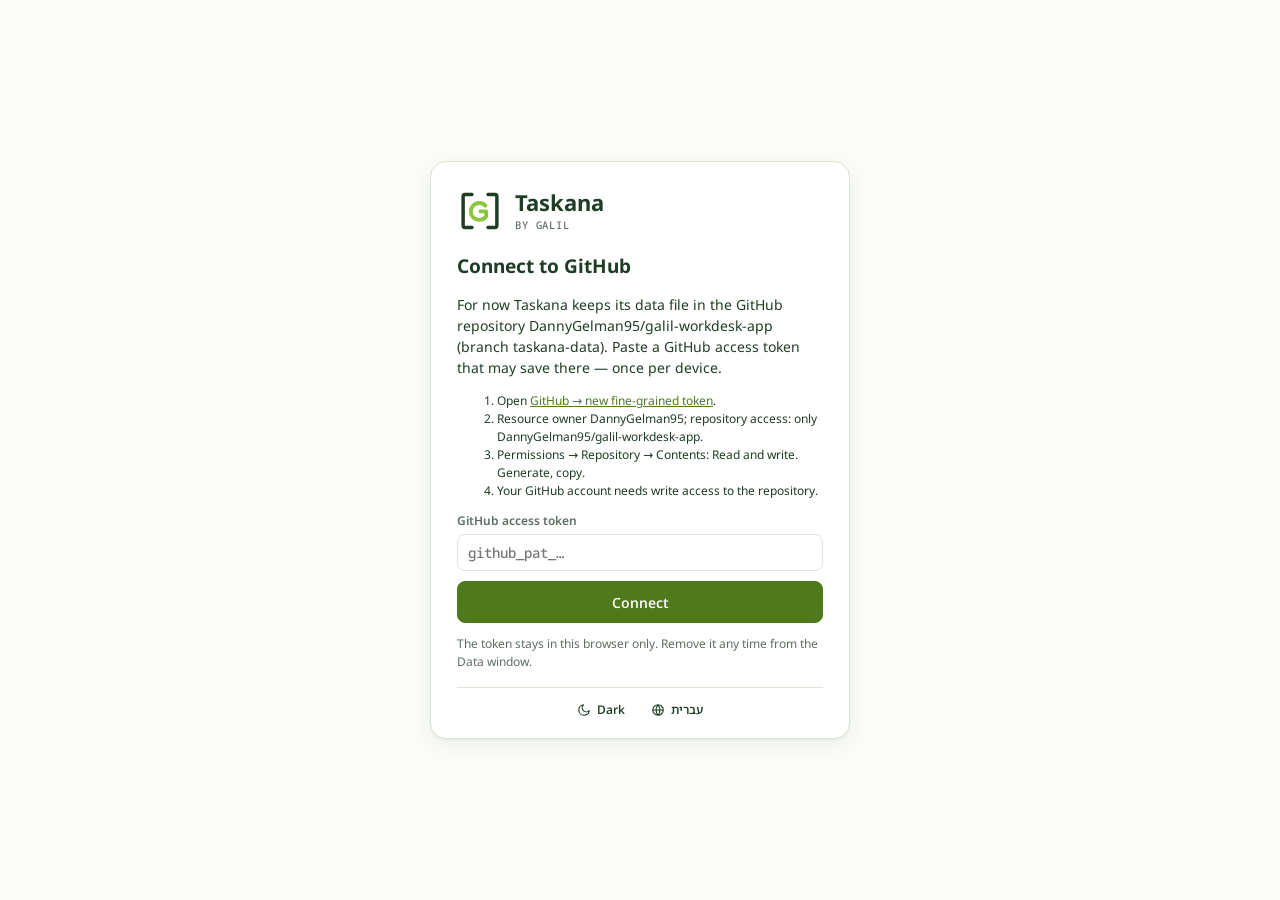
<file: site/taskana/index.html>
<!doctype html>
<html lang="en">
<head>
<meta charset="utf-8">
<meta name="viewport" content="width=device-width, initial-scale=1, viewport-fit=cover">
<meta name="theme-color" content="#1F3D24">
<meta name="robots" content="noindex">
<title>Taskana</title>
<link rel="icon" type="image/svg+xml" href="icons/icon.svg">
<link rel="icon" type="image/png" sizes="32x32" href="icons/favicon-32.png">
<link rel="apple-touch-icon" href="icons/apple-touch-icon.png">
<link rel="manifest" href="manifest.webmanifest">
<meta name="mobile-web-app-capable" content="yes">
<meta name="apple-mobile-web-app-capable" content="yes">
<meta name="apple-mobile-web-app-title" content="Taskana">
<meta name="apple-mobile-web-app-status-bar-style" content="default">
<link rel="stylesheet" href="fonts/fonts.css">
<link rel="stylesheet" href="css/taskana.css">
</head>
<body>
<div id="app"><noscript>Taskana needs JavaScript.</noscript></div>
<script src="config.js"></script>
<script src="js/vendor/msal-browser.min.js"></script>
<script src="js/i18n.js"></script>
<script src="js/he.js"></script>
<script src="js/core.js"></script>
<script src="js/seed.js"></script>
<script src="js/ui.js"></script>
<script src="js/pages.js"></script>
<script src="js/insights.js"></script>
<script src="js/task.js"></script>
<script src="js/forms.js"></script>
<script src="js/storage.js"></script>
<script src="js/auth.js"></script>
<script src="js/app.js"></script>
</body>
</html>
</file>
<file: site/assets/styles.css>
/* ============================================================
   GALIL — shared brand stylesheet for the website + handbook.
   Palette A (Continuity) + Noto Sans, per the brand deck.
   Used by: site/index.html, services.html, careers.html,
   contact.html and site/handbook/index.html.
   ============================================================ */
:root{
  --paper:#FBFCF9;
  --surface:#F1F5EC;
  --forest:#1F3D24;      /* body ink — a real deep green, not a tinted black */
  --forest-deep:#14301C; /* dark sections */
  --green:#8CC63E;       /* company green */
  --green-deep:#4E7A1C;
  --steel:#6B7A6E;       /* secondary text */
  --rule:#D9E4D0;
  --annot:#17A3B8;       /* annotation ink — leader lines, technical marks */

  --sans:"Noto Sans","Noto Sans Hebrew","Segoe UI",Arial,sans-serif;
  --mono:"Noto Sans Mono",ui-monospace,"Cascadia Mono",Consolas,monospace;

  --gutter:clamp(20px,5vw,88px);
  --max:1240px;
}

*,*::before,*::after{box-sizing:border-box}
html{scroll-behavior:smooth;-webkit-text-size-adjust:100%}
@media (prefers-reduced-motion:reduce){html{scroll-behavior:auto}}
body{
  margin:0;background:var(--paper);color:var(--forest);
  font-family:var(--sans);font-size:17px;line-height:1.55;font-weight:400;
  -webkit-font-smoothing:antialiased;
}
img,svg{max-width:100%}
a{color:inherit}
:focus-visible{outline:3px solid var(--green-deep);outline-offset:3px;border-radius:2px}

.wrap{max-width:var(--max);margin-inline:auto;padding-inline:var(--gutter)}

h1,h2,h3{margin:0;font-weight:600;letter-spacing:-.02em;line-height:1.08}
h1{font-size:clamp(38px,5.6vw,68px);font-weight:700;letter-spacing:-.035em}
h2{font-size:clamp(28px,3.4vw,44px)}
h3{font-size:20px;letter-spacing:-.01em}
p{margin:0 0 1em}
.lede{font-size:clamp(18px,1.6vw,21px);line-height:1.5;color:var(--steel);max-width:44ch}

/* ---------- header ---------- */
header{
  position:sticky;top:0;z-index:60;background:rgba(251,252,249,.88);
  backdrop-filter:saturate(1.4) blur(10px);border-bottom:1px solid transparent;
  transition:border-color .2s,box-shadow .2s;
}
header.stuck{border-bottom-color:var(--rule)}
.bar{display:flex;align-items:center;gap:28px;height:74px}
.brand{display:flex;align-items:center;gap:12px;text-decoration:none;flex:0 0 auto}
.brand svg{width:32px;height:32px;display:block}
.brand b{font-size:23px;font-weight:700;letter-spacing:.06em}
nav.main{display:flex;gap:26px;margin-inline-start:auto}
nav.main a{
  text-decoration:none;color:var(--steel);font-size:15px;font-weight:500;
  padding:6px 0;border-bottom:2px solid transparent;transition:color .15s,border-color .15s;
}
nav.main a:hover,nav.main a[aria-current="page"]{color:var(--forest);border-bottom-color:var(--green)}
.lang{display:flex;border:1px solid var(--rule);border-radius:999px;overflow:hidden;background:#fff}
.lang button{
  font:inherit;font-size:13px;font-weight:600;border:0;background:transparent;color:var(--steel);
  padding:7px 13px;cursor:pointer;transition:background .15s,color .15s;
}
.lang button[aria-pressed="true"]{background:var(--green);color:#fff}
.btn{
  display:inline-flex;align-items:center;justify-content:center;gap:9px;
  font:inherit;font-size:15px;font-weight:600;text-decoration:none;cursor:pointer;
  padding:13px 24px;border-radius:8px;border:1.5px solid transparent;transition:.16s;
}
.btn-solid{background:var(--green);color:#12240F;border-color:var(--green)}
.btn-solid:hover{background:var(--green-deep);border-color:var(--green-deep);color:#fff}
.btn-line{background:transparent;color:var(--forest);border-color:var(--rule)}
.btn-line:hover{border-color:var(--forest);background:#fff}
.btn-ghost{padding:10px 18px;font-size:14.5px}
.btn[disabled],.btn.is-disabled{opacity:.5;cursor:not-allowed;pointer-events:none}
.burger{display:none;background:none;border:0;padding:8px;cursor:pointer;color:var(--forest)}

/* ---------- hero ---------- */
.hero{padding:clamp(40px,6vw,74px) 0 clamp(40px,5vw,66px)}
.hero-grid{display:grid;grid-template-columns:minmax(0,1fr) minmax(0,1.05fr);gap:clamp(32px,5vw,72px);align-items:center}
.rev{font-family:var(--mono);font-size:12.5px;color:var(--annot);letter-spacing:.04em;margin-bottom:22px}
.hero h1{margin-bottom:22px}
.hero-cta{display:flex;flex-wrap:wrap;gap:12px;margin-top:30px}
.hero-note{margin-top:26px;font-size:14.5px;color:var(--steel);display:flex;gap:9px;align-items:flex-start;max-width:40ch}
.hero-note svg{flex:0 0 auto;margin-top:2px}

/* page hero (non-home pages): compact banner instead of the full split hero */
.pagehead{padding:clamp(38px,5vw,58px) 0 clamp(20px,3vw,30px);border-bottom:1px solid var(--rule);background:var(--surface)}
.pagehead .rev{margin-bottom:14px}
.pagehead h1{font-size:clamp(32px,4.6vw,50px)}
.pagehead p{margin-top:14px}

/* exploded diagram + callouts */
.diagram{position:relative}
.diagram figure{margin:0;position:relative;background:var(--surface);border:1px solid var(--rule);border-radius:14px;padding:14px}
.diagram svg.assy{display:block;width:100%;height:auto}
.part{transition:opacity .25s,transform .25s;transform-origin:center;transform-box:fill-box}
.dim{opacity:.24}
.leader{stroke:var(--annot);stroke-width:1.4;fill:none;stroke-dasharray:var(--len);stroke-dashoffset:var(--len)}
.play .leader{animation:draw .5s ease forwards;animation-delay:var(--d)}
@keyframes draw{to{stroke-dashoffset:0}}
.bubble{opacity:0;transform-box:fill-box;transform-origin:center}
.play .bubble{animation:pop .38s cubic-bezier(.2,.9,.3,1.2) forwards;animation-delay:var(--d)}
@keyframes pop{from{opacity:0;transform:scale(.6)}to{opacity:1;transform:scale(1)}}
@media (prefers-reduced-motion:reduce){
  .leader{stroke-dashoffset:0!important;animation:none!important}
  .bubble{opacity:1!important;animation:none!important}
}
.key{list-style:none;margin:18px 0 0;padding:0;display:grid;grid-template-columns:1fr 1fr;gap:10px 20px}
.key li{display:flex;gap:11px;align-items:flex-start;font-size:14.5px;line-height:1.4;cursor:default}
.key .n{
  flex:0 0 auto;width:25px;height:25px;border-radius:50%;background:var(--green);color:#12240F;
  font-family:var(--mono);font-size:12px;font-weight:600;display:grid;place-items:center;
}
.key li.on .n{background:var(--forest);color:#fff}

/* ---------- generic section ---------- */
section{padding:clamp(56px,7vw,104px) 0}
.head{max-width:56ch;margin-bottom:clamp(34px,4vw,52px)}
.head p{color:var(--steel);margin-top:14px;font-size:17.5px}

/* ---------- home teaser cards ---------- */
.teasers{display:grid;grid-template-columns:repeat(3,1fr);gap:20px}
.teaser{border:1px solid var(--rule);border-radius:12px;padding:26px;background:#fff}
.teaser .ref{font-family:var(--mono);font-size:12.5px;color:var(--annot);margin-bottom:10px}
.teaser h3{margin-bottom:9px}
.teaser p{margin:0;color:var(--steel);font-size:15.5px}
.teaser a.more{display:inline-block;margin-top:14px;font-size:14px;font-weight:600;color:var(--green-deep);text-decoration:none}
.teaser a.more:hover{text-decoration:underline}

/* ---------- services: annotated entries, not cards ---------- */
.svc{border-top:1px solid var(--rule)}
.svc-row{
  display:grid;grid-template-columns:minmax(0,74px) minmax(0,1.15fr) minmax(0,1fr);
  gap:clamp(16px,3vw,44px);padding:34px 0;border-bottom:1px solid var(--rule);align-items:start;
}
.svc-row .ref{font-family:var(--mono);font-size:13px;color:var(--annot);padding-top:5px}
.svc-row h3{margin-bottom:9px}
.svc-row p{margin:0;color:var(--steel);font-size:16px}
.svc-row ul{margin:14px 0 0;padding:0;list-style:none;display:flex;flex-wrap:wrap;gap:7px}
.svc-row li{
  font-size:13px;font-weight:500;color:var(--green-deep);background:#fff;
  border:1px solid var(--rule);border-radius:999px;padding:5px 12px;
}

/* ---------- proof ---------- */
.proof{background:var(--forest-deep);color:#EAF2E4}
.proof h2{color:#fff}
.proof .head p{color:#A9BFA2}
.stats{display:grid;grid-template-columns:repeat(4,1fr);gap:clamp(14px,2.5vw,34px);margin-bottom:clamp(38px,5vw,60px)}
.stat .v{font-size:clamp(40px,5vw,62px);font-weight:700;letter-spacing:-.04em;color:var(--green);line-height:1}
.stat .l{margin-top:10px;font-size:15px;color:#A9BFA2;max-width:22ch}
.wall{border-top:1px solid #2C4A32;padding-top:26px;display:grid;grid-template-columns:repeat(auto-fit,minmax(140px,1fr));gap:14px}
.wall div{
  border:1px solid #2C4A32;border-radius:9px;padding:17px 14px;text-align:center;
  font-size:14.5px;font-weight:600;color:#C6DABE;background:#1A3822;
}
.wall p{grid-column:1/-1;margin:6px 0 0;font-size:13.5px;color:#84A07C}

/* ---------- process: a real sequence ---------- */
.steps{display:grid;grid-template-columns:repeat(4,1fr);gap:0;border-top:2px solid var(--forest)}
.step{padding:26px 26px 30px;border-inline-end:1px solid var(--rule);position:relative}
.step:last-child{border-inline-end:0}
.step .n{font-family:var(--mono);font-size:12.5px;color:var(--annot);margin-bottom:14px}
.step h3{font-size:19px;margin-bottom:9px}
.step p{margin:0;font-size:15px;color:var(--steel)}
.step::before{content:"";position:absolute;inset-block-start:-2px;inset-inline-start:0;width:0;height:2px;background:var(--green);transition:width .5s ease}
.steps.lit .step::before{width:100%}
.steps.lit .step:nth-child(2)::before{transition-delay:.12s}
.steps.lit .step:nth-child(3)::before{transition-delay:.24s}
.steps.lit .step:nth-child(4)::before{transition-delay:.36s}

/* ---------- careers: role cards ---------- */
.roles{display:grid;grid-template-columns:repeat(2,1fr);gap:22px}
.role-card{border:1px solid var(--rule);border-radius:14px;padding:28px;background:#fff;display:flex;flex-direction:column}
.role-card .tags{display:flex;flex-wrap:wrap;gap:7px;margin-bottom:14px}
.role-card .tags span{
  font-size:12.5px;font-weight:600;color:var(--green-deep);background:var(--surface);
  border:1px solid var(--rule);border-radius:999px;padding:4px 11px;
}
.role-card h3{margin-bottom:10px}
.role-card p{color:var(--steel);font-size:15.5px}
.role-card h4{font-size:13.5px;text-transform:uppercase;letter-spacing:.05em;color:var(--steel);margin:16px 0 8px}
.role-card ul{margin:0;padding-inline-start:20px;color:var(--forest);font-size:15px}
.role-card ul li{margin-bottom:5px}
.role-card .apply{margin-top:auto;padding-top:18px}
.role-card.placeholder{background:var(--surface);border-style:dashed}
.role-card.placeholder .badge-soon{
  align-self:flex-start;font-size:12.5px;font-weight:700;letter-spacing:.03em;color:#8A6410;
  background:#FBF1D6;border:1px solid #EBDBA0;border-radius:999px;padding:4px 12px;margin-bottom:14px;
}
.role-card.placeholder h3{color:var(--steel)}
.role-card.placeholder p{font-size:14.5px}

/* ---------- contact / forms ---------- */
.contact{background:var(--surface)}
.c-grid{display:grid;grid-template-columns:minmax(0,1fr) minmax(0,1fr);gap:clamp(30px,5vw,72px);align-items:start}
form{display:grid;gap:15px}
.field label{display:block;font-size:14px;font-weight:600;margin-bottom:6px}
.field input,.field textarea,.field select{
  width:100%;font:inherit;font-size:16px;color:var(--forest);background:#fff;
  border:1.5px solid var(--rule);border-radius:8px;padding:12px 13px;transition:border-color .15s;
}
.field textarea{min-height:118px;resize:vertical}
.field input:focus,.field textarea:focus,.field select:focus{border-color:var(--green);outline:none}
.field.bad input,.field.bad textarea{border-color:#C0392B}
.err{display:none;color:#C0392B;font-size:13.5px;margin-top:5px}
.field.bad .err{display:block}
.hint{font-size:13.5px;color:var(--steel);margin-top:-4px}
.two{display:grid;grid-template-columns:1fr 1fr;gap:15px}
.sent{
  display:none;background:#fff;border:1.5px solid var(--green);border-radius:10px;
  padding:16px 18px;font-size:15.5px;
}
.sent.show{display:block}
.reach{display:grid;gap:2px}
.reach a{
  display:flex;gap:14px;align-items:center;text-decoration:none;padding:15px 4px;
  border-bottom:1px solid var(--rule);transition:padding-inline-start .15s;
}
.reach a:hover{padding-inline-start:10px}
.reach .k{font-size:13.5px;color:var(--steel);min-width:88px}
.reach .v{font-weight:600}

/* ---------- footer ---------- */
footer{background:var(--forest-deep);color:#96AE8E;padding:46px 0 34px;font-size:14.5px}
.f-grid{display:flex;flex-wrap:wrap;gap:22px;align-items:center;justify-content:space-between}
footer a{color:#C6DABE;text-decoration:none}
footer a:hover{color:var(--green)}
.f-links{display:flex;gap:20px;flex-wrap:wrap}
.social{display:flex;gap:9px}
.social a{
  width:36px;height:36px;border-radius:50%;background:#1A3822;border:1px solid #2C4A32;
  display:grid;place-items:center;transition:background .15s;
}
.social a:hover{background:var(--green)}
.social svg{width:16px;height:16px;fill:#C6DABE}
.social a:hover svg{fill:#12240F}

/* ---------- handbook (docs) layout ---------- */
.hb-body{display:grid;grid-template-columns:260px minmax(0,1fr);gap:clamp(24px,4vw,56px);align-items:start;padding:clamp(30px,4vw,48px) 0 clamp(60px,7vw,96px)}
.hb-toc{position:sticky;top:96px;border:1px solid var(--rule);border-radius:12px;padding:18px;background:#fff;max-height:calc(100vh - 120px);overflow:auto}
.hb-toc div.grp{font-size:12px;font-weight:700;letter-spacing:.06em;text-transform:uppercase;color:var(--steel);margin:16px 0 6px}
.hb-toc div.grp:first-child{margin-top:0}
.hb-toc a{display:block;font-size:14.5px;text-decoration:none;color:var(--forest);padding:6px 8px;border-radius:6px}
.hb-toc a:hover{background:var(--surface)}
.hb-toc a.on{background:var(--green);color:#12240F;font-weight:600}
.hb-content section.doc{padding:0 0 clamp(44px,5vw,64px);scroll-margin-top:96px;border:none}
.hb-content section.doc:not(:last-child){border-bottom:1px solid var(--rule);margin-bottom:clamp(44px,5vw,64px)}
.hb-content h2{margin-bottom:16px}
.hb-content h3{margin:26px 0 10px}
.hb-content p{color:var(--forest)}
.hb-content ul,.hb-content ol{color:var(--forest);padding-inline-start:22px}
.hb-content li{margin-bottom:7px}
.hb-callout{background:var(--surface);border:1px solid var(--rule);border-radius:10px;padding:16px 18px;margin:16px 0;font-size:15px}
.hb-callout b{color:var(--green-deep)}
table.hb-table{width:100%;border-collapse:collapse;margin:14px 0;font-size:14.5px}
table.hb-table th,table.hb-table td{border:1px solid var(--rule);padding:9px 11px;text-align:start;vertical-align:top}
table.hb-table th{background:var(--surface);font-weight:700}
code.k{font-family:var(--mono);background:var(--surface);border:1px solid var(--rule);border-radius:5px;padding:1px 6px;font-size:.92em}
.mobile-toc{display:none}

/* ---------- rtl + responsive ---------- */
[dir="rtl"] .rev,[dir="rtl"] .step .n,[dir="rtl"] .svc-row .ref{direction:rtl}
[dir="rtl"] .brand b{letter-spacing:0}

@media (max-width:1000px){
  .hero-grid{grid-template-columns:1fr;gap:36px}
  .stats{grid-template-columns:repeat(2,1fr);gap:28px}
  .steps{grid-template-columns:1fr 1fr}
  .step:nth-child(2){border-inline-end:0}
  .step:nth-child(1),.step:nth-child(2){border-bottom:1px solid var(--rule)}
  .c-grid{grid-template-columns:1fr}
  .teasers{grid-template-columns:1fr}
  .roles{grid-template-columns:1fr}
  .hb-body{grid-template-columns:1fr}
  .hb-toc{position:static;max-height:none}
}
@media (max-width:820px){
  nav.main{
    position:fixed;inset:74px 0 auto;flex-direction:column;gap:0;background:var(--paper);
    border-bottom:1px solid var(--rule);padding:8px var(--gutter) 20px;display:none;
  }
  nav.main.open{display:flex}
  nav.main a{padding:14px 0;border-bottom:1px solid var(--rule);font-size:17px}
  .burger{display:block;margin-inline-start:auto;order:3}
  .lang{order:2}
  header .btn-ghost{display:none}
  .svc-row{grid-template-columns:1fr;gap:12px}
  .svc-row .ref{padding-top:0}
  .key{grid-template-columns:1fr}
  .steps{grid-template-columns:1fr}
  .step{border-inline-end:0;border-bottom:1px solid var(--rule)}
  .two{grid-template-columns:1fr}
}
</file>
<file: site/taskana/fonts/fonts.css>
/* Noto Sans — latin-ext (SIL Open Font License) */
@font-face {
  font-family: 'Noto Sans';
  font-style: normal;
  font-weight: 400 700;
  font-stretch: 100%;
  font-display: swap;
  src: url(noto-sans-latin-ext.woff2) format('woff2');
  unicode-range: U+0100-02BA, U+02BD-02C5, U+02C7-02CC, U+02CE-02D7, U+02DD-02FF, U+0304, U+0308, U+0329, U+1D00-1DBF, U+1E00-1E9F, U+1EF2-1EFF, U+2020, U+20A0-20AB, U+20AD-20C4, U+2113, U+2C60-2C7F, U+A720-A7FF;
}
/* Noto Sans — latin (SIL Open Font License) */
@font-face {
  font-family: 'Noto Sans';
  font-style: normal;
  font-weight: 400 700;
  font-stretch: 100%;
  font-display: swap;
  src: url(noto-sans-latin.woff2) format('woff2');
  unicode-range: U+0000-00FF, U+0131, U+0152-0153, U+02BB-02BC, U+02C6, U+02DA, U+02DC, U+0304, U+0308, U+0329, U+2000-206F, U+20AC, U+2122, U+2191, U+2193, U+2212, U+2215, U+FEFF, U+FFFD;
}
/* Noto Sans Hebrew — hebrew (SIL Open Font License) */
@font-face {
  font-family: 'Noto Sans Hebrew';
  font-style: normal;
  font-weight: 400 700;
  font-stretch: 100%;
  font-display: swap;
  src: url(noto-sans-hebrew-hebrew.woff2) format('woff2');
  unicode-range: U+0307-0308, U+0590-05FF, U+200C-2010, U+20AA, U+25CC, U+FB1D-FB4F;
}
/* Noto Sans Mono — latin-ext (SIL Open Font License) */
@font-face {
  font-family: 'Noto Sans Mono';
  font-style: normal;
  font-weight: 500 600;
  font-stretch: 100%;
  font-display: swap;
  src: url(noto-sans-mono-latin-ext.woff2) format('woff2');
  unicode-range: U+0100-02BA, U+02BD-02C5, U+02C7-02CC, U+02CE-02D7, U+02DD-02FF, U+0304, U+0308, U+0329, U+1D00-1DBF, U+1E00-1E9F, U+1EF2-1EFF, U+2020, U+20A0-20AB, U+20AD-20C4, U+2113, U+2C60-2C7F, U+A720-A7FF;
}
/* Noto Sans Mono — latin (SIL Open Font License) */
@font-face {
  font-family: 'Noto Sans Mono';
  font-style: normal;
  font-weight: 500 600;
  font-stretch: 100%;
  font-display: swap;
  src: url(noto-sans-mono-latin.woff2) format('woff2');
  unicode-range: U+0000-00FF, U+0131, U+0152-0153, U+02BB-02BC, U+02C6, U+02DA, U+02DC, U+0304, U+0308, U+0329, U+2000-206F, U+20AC, U+2122, U+2191, U+2193, U+2212, U+2215, U+FEFF, U+FFFD;
}
</file>
<file: site/taskana/css/taskana.css>
/* Layout: app shell — light rail navigation, header bar, scrolling work area.
   Palette and type follow the GALIL brand (forest + leaf green, Noto Sans). */
:root{
  --font:"Noto Sans","Noto Sans Hebrew","Segoe UI",system-ui,-apple-system,Roboto,Arial,sans-serif;
  --mono:"Noto Sans Mono","Noto Sans Hebrew",ui-monospace,SFMono-Regular,Menlo,Consolas,monospace;
  --bg:#FBFCF9; --panel:#FFFFFF; --panel2:#F4F7F0; --ink:#1F3D24; --muted:#5F6E62; --line:#DDE6D5;
  --brand:#1F3D24; --leaf:#8CC63E; --annot:#0E7F91;
  --side-bg:#F1F5EC; --side-tx:#1F3D24; --side-dim:#55665A; --side-hover:#E3ECDA; --side-on:#FFFFFF; --side-line:#D9E4D0;
  --green:#8CC63E; --deep:#4E7A1C; --deepfg:#FFFFFF; --hover:#EDF4E3;
  --blue:#2A78D6; --bluebg:#E8F1FC; --bluetx:#1E548F;
  --amber:#EDA100; --amberbg:#FEF6E7; --ambertx:#7A5407;
  --err:#C0392B; --errbg:#FBEBE9;
  --violet:#6250D6; --violetbg:#EFECFB; --violettx:#45379A;
  --pink:#E87BA4; --pinkbg:#FCEDF3; --pinktx:#9C2F5A;
  --teal:#1F9A8A; --tealbg:#E4F5F2; --tealtx:#12665B;
  --grey:#8A9585; --greybg:#EEF1EB;
  /* workflow colors (validated as an adjacent categorical set) */
  --st-backlog:#A3ADA0; --st-todo:#2A78D6; --st-writing:#EDA100; --st-peer:#E87BA4; --st-sme:#6250D6; --st-done:#008300;
  --s-created:#2A78D6; --s-closed:#008300;
  --grid:#E6ECE0; --swatch-ring:rgba(20,40,20,.22);
  --shadow:0 1px 2px rgba(31,61,36,.05),0 6px 18px rgba(31,61,36,.06);
  color-scheme:light;
}
@media (prefers-color-scheme:dark){:root:not([data-theme="light"]){
  --bg:#0E1710; --panel:#16211A; --panel2:#1B281E; --ink:#E4EFE0; --muted:#9AAD96; --line:#2A3A2C;
  --brand:#E4EFE0; --leaf:#9FD154; --annot:#49C2D4;
  --side-bg:#121C14; --side-tx:#E4EFE0; --side-dim:#9AAD96; --side-hover:#1C2A1F; --side-on:#22322A; --side-line:#26352A;
  --green:#9FD154; --deep:#B6E072; --deepfg:#14260A; --hover:#1F2D22;
  --blue:#7FB2F0; --bluebg:#14263D; --bluetx:#9CC5F5;
  --amber:#F5B84F; --amberbg:#2E2412; --ambertx:#F0C270;
  --err:#F0796B; --errbg:#2E1815;
  --violet:#9085E9; --violetbg:#231E3B; --violettx:#C2B9F5;
  --pink:#D55181; --pinkbg:#35192A; --pinktx:#F0A3C0;
  --teal:#5FD0BF; --tealbg:#12302B; --tealtx:#8FE3D6;
  --grey:#8C9884; --greybg:#243026;
  --st-backlog:#6F7C6B; --st-todo:#3987E5; --st-writing:#C98500; --st-peer:#D55181; --st-sme:#9085E9; --st-done:#008300;
  --s-created:#3987E5; --s-closed:#2E9E2E;
  --grid:#24322A; --swatch-ring:rgba(255,255,255,.14);
  --shadow:0 1px 2px rgba(0,0,0,.3),0 6px 18px rgba(0,0,0,.25);
  color-scheme:dark;
}}
:root[data-theme="dark"]{
  --bg:#0E1710; --panel:#16211A; --panel2:#1B281E; --ink:#E4EFE0; --muted:#9AAD96; --line:#2A3A2C;
  --brand:#E4EFE0; --leaf:#9FD154; --annot:#49C2D4;
  --side-bg:#121C14; --side-tx:#E4EFE0; --side-dim:#9AAD96; --side-hover:#1C2A1F; --side-on:#22322A; --side-line:#26352A;
  --green:#9FD154; --deep:#B6E072; --deepfg:#14260A; --hover:#1F2D22;
  --blue:#7FB2F0; --bluebg:#14263D; --bluetx:#9CC5F5;
  --amber:#F5B84F; --amberbg:#2E2412; --ambertx:#F0C270;
  --err:#F0796B; --errbg:#2E1815;
  --violet:#9085E9; --violetbg:#231E3B; --violettx:#C2B9F5;
  --pink:#D55181; --pinkbg:#35192A; --pinktx:#F0A3C0;
  --teal:#5FD0BF; --tealbg:#12302B; --tealtx:#8FE3D6;
  --grey:#8C9884; --greybg:#243026;
  --st-backlog:#6F7C6B; --st-todo:#3987E5; --st-writing:#C98500; --st-peer:#D55181; --st-sme:#9085E9; --st-done:#008300;
  --s-created:#3987E5; --s-closed:#2E9E2E;
  --grid:#24322A; --swatch-ring:rgba(255,255,255,.14);
  --shadow:0 1px 2px rgba(0,0,0,.3),0 6px 18px rgba(0,0,0,.25);
  color-scheme:dark;
}
*{box-sizing:border-box}
html,body{height:100%;margin:0}
body{background:var(--bg);color:var(--ink);font:14px/1.5 var(--font)}
:focus-visible{outline:2px solid var(--annot);outline-offset:2px}
@media (prefers-reduced-motion:reduce){*{transition:none!important;animation:none!important}}
button,input,select,textarea{font:inherit;color:inherit}
a{color:var(--deep)}
#app{display:flex;height:100%}
.ico{width:16px;height:16px;flex:none;fill:none;stroke:currentColor;stroke-width:2;stroke-linecap:round;stroke-linejoin:round;vertical-align:-3px}
.sr{position:absolute!important;width:1px;height:1px;padding:0;margin:-1px;overflow:hidden;clip:rect(0,0,0,0);white-space:nowrap;border:0}
.sp{flex:1}
.nowrap,.row.nowrap{flex-wrap:nowrap;white-space:nowrap}
/* text people type keeps its own direction inside either layout */
.desc,.bubble,.tcard .t,.td-title,.list-item .grow,.prewrap,.ellipsis,table.t td,.tcard .muted{unicode-bidi:plaintext}
.between{justify-content:space-between}
.ellipsis{overflow:hidden;text-overflow:ellipsis;white-space:nowrap;min-width:0}
.prewrap{white-space:pre-wrap;overflow-wrap:anywhere}
.sel-text{user-select:all}
.ink{color:var(--ink)}
.linklike{border:0;background:none;padding:0;color:var(--deep);cursor:pointer;text-decoration:underline;font-weight:600}
.warn{color:var(--ambertx);margin-top:4px}
.note{background:var(--amberbg);color:var(--ambertx);border-radius:8px;padding:8px 10px;margin-bottom:12px;font-size:13px}

/* sidebar */
.side{width:240px;flex:none;background:var(--side-bg);color:var(--side-tx);display:flex;flex-direction:column;padding:16px 12px;border-inline-end:1px solid var(--side-line);overflow-y:auto}
.brand{display:flex;align-items:center;gap:10px;padding:2px 8px 20px}
.brand b{font-size:19px;font-weight:700;letter-spacing:-.01em;line-height:1.1;color:var(--brand)}
.brand small{display:block;color:var(--side-dim);font:500 10.5px var(--mono);letter-spacing:.08em;text-transform:uppercase;margin-top:2px}
.nav{display:flex;flex-direction:column;gap:2px}
.nav button{display:flex;align-items:center;gap:10px;width:100%;padding:8px 10px;border:0;background:none;border-radius:8px;color:var(--side-dim);cursor:pointer;text-align:start;font-weight:500}
.nav button .lbl{overflow:hidden;text-overflow:ellipsis;white-space:nowrap}
.nav button:hover{background:var(--side-hover);color:var(--side-tx)}
.nav button.on{background:var(--side-on);color:var(--side-tx);font-weight:600;box-shadow:0 1px 2px rgba(0,0,0,.06),inset 3px 0 0 var(--leaf)}
[dir=rtl] .nav button.on{box-shadow:0 1px 2px rgba(0,0,0,.06),inset -3px 0 0 var(--leaf)}
.nav .count{margin-inline-start:auto;font:600 11px var(--mono);background:var(--leaf);color:#14260A;border-radius:10px;padding:0 7px}
.nav-h{display:flex;align-items:center;justify-content:space-between;font:600 10.5px var(--mono);letter-spacing:.1em;text-transform:uppercase;color:var(--side-dim);padding:18px 10px 6px}
.nav .vw{font-size:13px;padding:6px 10px}
.star{color:var(--side-dim);display:inline-flex}
.star.mine{color:var(--amber)}
.star.mine .ico{fill:currentColor}
.nav .vw .who{margin-inline-start:auto;color:var(--side-dim);display:inline-flex}
.nav .vw .who .ico{width:13px;height:13px}
.side .hint{padding:2px 10px;color:var(--side-dim)}
.side .grow{flex:1;min-height:12px}
.side .me{border-top:1px solid var(--side-line);padding:12px 6px 0;font-size:12px;color:var(--side-dim)}
.side .who-am-i{display:flex;align-items:center;gap:8px;min-width:0}
.side .who-am-i .grow{display:flex;flex-direction:column;min-width:0;line-height:1.3}
.side .who-am-i b{color:var(--side-tx);font-size:13px}
.side .me button.out{flex:none;padding:5px 6px}
.side .me button.sync{display:flex;justify-content:flex-start;width:100%;margin-top:8px;background:none;border:0;padding:2px 0;font-size:11.5px}
.sync-dot{width:8px;height:8px;border-radius:50%;flex:none;background:var(--st-done)}
.sync.saving .sync-dot,.sync.loading .sync-dot{background:var(--amber)}
.sync.offline .sync-dot{background:var(--grey)}
.sync.error .sync-dot{background:var(--err)}
.sync.error{color:var(--err)!important}
.side .me .row{margin-top:8px;display:grid;grid-template-columns:repeat(3,minmax(0,1fr));gap:6px}
.side .me button{display:inline-flex;align-items:center;justify-content:center;gap:4px;white-space:nowrap;min-width:0;overflow:hidden;background:var(--panel);border:1px solid var(--side-line);color:var(--side-dim);border-radius:7px;padding:4px 8px;cursor:pointer;font-size:12px}
.side .me button .ico{width:13px;height:13px}
.side .me button:hover{color:var(--side-tx);border-color:var(--deep)}
.scrim-side{display:none}

/* main */
.main{flex:1;min-width:0;display:flex;flex-direction:column;height:100%}
.top{display:flex;align-items:center;gap:12px;padding:14px 24px;border-bottom:1px solid var(--line);background:var(--panel)}
.top h1{font-size:20px;margin:0;font-weight:650;text-wrap:balance;letter-spacing:-.01em;overflow-wrap:anywhere}
.top .crumbs{color:var(--muted);font-size:12px}
.top .crumbs a{color:var(--muted);text-decoration:none}
.top .crumbs a:hover{color:var(--deep);text-decoration:underline}
.content{flex:1;overflow:auto;padding:20px 24px 40px}
.btn.menu-btn{display:none}

/* atoms */
.btn{display:inline-flex;align-items:center;gap:6px;border:1px solid var(--line);background:var(--panel);border-radius:8px;padding:7px 12px;cursor:pointer;font-weight:550;white-space:nowrap;color:var(--ink);text-decoration:none}
.btn:hover{background:var(--hover)}
.btn:disabled{opacity:.5;cursor:not-allowed}
.btn.primary{background:var(--deep);border-color:var(--deep);color:var(--deepfg)}
.btn.primary:hover{filter:brightness(1.08)}
.btn.danger{color:var(--err)}
.btn.danger-solid{background:var(--err);border-color:var(--err);color:#fff}
.btn.sm{padding:4px 9px;font-size:12px}
.btn.sm .ico{width:14px;height:14px}
.btn.ghost{border-color:transparent;background:none}
.btn.ghost:hover{background:var(--hover)}
.btn.icon-only{padding:4px 6px}
.row{display:flex;align-items:center;gap:8px;flex-wrap:wrap}
.chip{display:inline-flex;align-items:center;gap:4px;border-radius:999px;padding:1px 8px;font-size:11.5px;font-weight:600;white-space:nowrap;background:var(--greybg);color:var(--muted)}
.chip .ico{width:12px;height:12px}
.chip .dot{width:7px;height:7px;border-radius:50%;box-shadow:inset 0 0 0 1px var(--swatch-ring)}
.chip.green{background:var(--hover);color:var(--deep)}
.chip.blue{background:var(--bluebg);color:var(--bluetx)}
.chip.amber{background:var(--amberbg);color:var(--ambertx)}
.chip.red{background:var(--errbg);color:var(--err)}
.chip.violet{background:var(--violetbg);color:var(--violettx)}
.chip.teal{background:var(--tealbg);color:var(--tealtx)}
.chip.pink{background:var(--pinkbg);color:var(--pinktx)}
.key{font:600 12px var(--mono);color:var(--muted);white-space:nowrap;text-decoration:none}
a.key:hover{color:var(--deep);text-decoration:underline}
.avatar{width:24px;height:24px;border-radius:50%;display:inline-flex;align-items:center;justify-content:center;font-size:10.5px;font-weight:700;color:#fff;flex:none}
.avatar.lg{width:36px;height:36px;font-size:13px}
.avatar.sq{border-radius:10px}
.avatar.none{background:var(--greybg)!important;color:var(--muted);border:1px dashed var(--grey)}
.muted{color:var(--muted)}
.small{font-size:12px}
.card{background:var(--panel);border:1px solid var(--line);border-radius:12px;box-shadow:var(--shadow)}
.pad{padding:16px}
.grid{display:grid;gap:16px}
.grid>*{min-width:0}
.g4{grid-template-columns:repeat(4,minmax(0,1fr))}
.g3{grid-template-columns:repeat(auto-fill,minmax(280px,1fr))}
.g2{grid-template-columns:minmax(0,1.4fr) minmax(0,1fr)}
.stat{cursor:pointer}
.stat b{display:block;font-size:28px;line-height:1.1;font-weight:650;font-variant-numeric:tabular-nums;letter-spacing:-.01em}
.stat>span{color:var(--muted);font-size:12px}
.clientcard{cursor:pointer}
h2{font-size:15px;margin:0 0 10px}
h3{font:600 11px var(--mono);margin:0 0 8px;color:var(--muted);text-transform:uppercase;letter-spacing:.08em}
.empty{padding:28px;text-align:center;color:var(--muted)}
.empty p{margin:0 0 12px}
.prio{display:inline-flex;align-items:center;gap:4px;font-size:12px}
.prio i{width:8px;height:8px;border-radius:2px;display:inline-block;box-shadow:inset 0 0 0 1px var(--swatch-ring)}
.overdue{color:var(--err);font-weight:600}
input.f,select.f,textarea.f{width:100%;border:1px solid var(--line);background:var(--panel);border-radius:8px;padding:7px 10px;outline:none}
input.f:focus,select.f:focus,textarea.f:focus{border-color:var(--deep);box-shadow:0 0 0 3px var(--hover)}
[aria-invalid=true]{border-color:var(--err)!important}
textarea.f{resize:vertical;min-height:80px}
label.l{display:block;font-size:12px;font-weight:600;color:var(--muted);margin:0 0 4px}
.fields{display:grid;grid-template-columns:1fr 1fr;column-gap:12px}
.field{margin-bottom:12px;grid-column:1/-1;min-width:0}
.field.half{grid-column:auto}
.req{color:var(--err)}
.err-msg{color:var(--err);font-size:12px;margin-top:3px}

/* filters */
.filters-wrap{margin-bottom:16px;display:flex;flex-wrap:wrap;gap:8px;align-items:center}
.filters-top{display:flex;gap:8px;align-items:center}
.filters-btn{display:none}
.filters-wrap>.filters{flex:1;min-width:0}
.filtered-note{flex-basis:100%}
.filters{display:flex;gap:8px;flex-wrap:wrap;align-items:center}
.filters select,.filters input,.filters-top input{border:1px solid var(--line);background:var(--panel);border-radius:8px;padding:6px 9px;max-width:200px}
.filters-wrap #f-q{width:200px}
.tog{display:inline-flex;align-items:center;gap:5px;border:1px solid var(--line);background:var(--panel);border-radius:999px;padding:5px 11px;cursor:pointer;font-size:12.5px;font-weight:550;color:var(--muted)}
.tog .ico{width:14px;height:14px}
.tog.on{background:var(--hover);border-color:var(--deep);color:var(--deep)}
.filtered-note{display:flex;align-items:center;gap:8px;margin-top:10px;font-size:12.5px;color:var(--ambertx);background:var(--amberbg);border-radius:8px;padding:6px 10px}
.hint-line{margin:-6px 0 10px}
.viewbar{display:flex;align-items:center;gap:8px;flex-wrap:wrap;margin:-4px 0 14px;padding:8px 12px;border:1px solid var(--line);border-radius:10px;background:var(--panel2);font-size:13px}
.viewbar b{font-weight:650}
.bulkbar{position:sticky;top:0;z-index:5;display:flex;align-items:center;gap:8px;flex-wrap:wrap;margin-bottom:12px;padding:8px 12px;border:1px solid var(--deep);border-radius:10px;background:var(--hover)}
.bulkbar select{border:1px solid var(--line);background:var(--panel);border-radius:8px;padding:5px 8px;max-width:190px}

/* board */
.board{display:flex;gap:12px;align-items:flex-start;min-height:60vh;overflow-x:auto;padding-bottom:12px}
.col{flex:0 0 264px;background:var(--panel2);border:1px solid var(--line);border-radius:12px;display:flex;flex-direction:column;max-height:calc(100vh - 230px)}
.col-h{display:flex;align-items:center;gap:8px;padding:10px 12px;font-weight:650;font-size:12.5px;text-transform:uppercase;letter-spacing:.05em}
.col-h .dot{width:8px;height:8px;border-radius:50%;box-shadow:inset 0 0 0 1px var(--swatch-ring)}
.col-b{padding:4px 8px 10px;overflow-y:auto;flex:1;min-height:60px;display:flex;flex-direction:column;gap:8px}
.col-empty{color:var(--muted);font-size:12px;text-align:center;padding:14px 0;border:1px dashed var(--line);border-radius:8px}
.col.drop{outline:2px dashed var(--deep);outline-offset:-3px;background:var(--hover)}
.tcard{background:var(--panel);border:1px solid var(--line);border-radius:10px;padding:10px;cursor:pointer;box-shadow:0 1px 2px rgba(0,0,0,.04);touch-action:pan-y;user-select:none;-webkit-user-select:none}
.tcard:hover,.tcard:focus-visible{border-color:var(--deep)}
.tcard.dragging{opacity:.35}
.tcard.armed{box-shadow:0 0 0 2px var(--deep)}
.tcard.ghost{position:fixed;z-index:200;pointer-events:none;transform:rotate(2deg);box-shadow:0 12px 30px rgba(0,0,0,.25);opacity:.95}
.tcard .t{font-weight:550;margin:4px 0 8px;overflow-wrap:anywhere}
.tcard .parent{display:flex;gap:4px;align-items:center;margin-top:4px;overflow:hidden;white-space:nowrap;text-overflow:ellipsis}
.tcard .meta{display:flex;align-items:center;gap:6px;flex-wrap:wrap;font-size:12px;color:var(--muted)}
.tcard .meta .ico{width:13px;height:13px}
.tcard .foot{display:flex;align-items:center;gap:6px;margin-top:8px}
.tcard .move{font-size:11.5px;border:1px solid var(--line);background:var(--panel2);border-radius:6px;padding:2px 4px;max-width:120px;color:var(--muted);cursor:pointer}

/* tables */
table.t{width:100%;border-collapse:collapse;background:var(--panel)}
table.t th{text-align:start;font-size:11.5px;text-transform:uppercase;letter-spacing:.05em;color:var(--muted);font-weight:650;padding:9px 10px;border-bottom:1px solid var(--line);white-space:nowrap}
table.t th .sort{border:0;background:none;padding:0;font:inherit;color:inherit;text-transform:inherit;letter-spacing:inherit;cursor:pointer}
table.t th .sort:hover{color:var(--ink)}
table.t td{padding:9px 10px;border-bottom:1px solid var(--line);vertical-align:middle}
table.t tr.click{cursor:pointer}
table.t tr.click:hover td,table.t tr.click:focus-visible td{background:var(--hover)}
table.t tr.sel td{background:var(--hover)}
table.t tr.inactive{opacity:.6}
table.t .chk{width:34px;padding-inline-end:0}
table.t .chk input{width:16px;height:16px;cursor:pointer}
.tbl-wrap{overflow:auto;border:1px solid var(--line);border-radius:12px}
.num{font-variant-numeric:tabular-nums;text-align:end}
table.t th.num,table.t td.num{text-align:center;padding-inline:10px}

/* progress */
.bar{display:flex;height:8px;border-radius:5px;overflow:hidden;background:var(--greybg);gap:2px}
.bar span{display:block;height:100%}

/* dialogs */
.scrim{position:fixed;inset:0;background:rgba(10,16,8,.45);display:flex;align-items:flex-start;justify-content:center;padding:5vh 16px;z-index:50;overflow:auto}
.modal{background:var(--panel);border-radius:14px;box-shadow:0 20px 60px rgba(0,0,0,.3);width:100%;max-width:540px}
.modal.wide{max-width:1080px}
.modal-h{display:flex;align-items:center;gap:10px;padding:14px 18px;border-bottom:1px solid var(--line);min-width:0}
.modal-h h2{margin:0;font-size:16px;flex:1}
.modal-b{padding:18px}
.modal-b h3{margin-top:16px}
.modal-f{display:flex;justify-content:flex-end;gap:8px;padding:12px 18px;border-top:1px solid var(--line)}
.x{border:0;background:none;cursor:pointer;color:var(--muted);line-height:1;padding:6px;border-radius:6px;display:inline-flex}
.x .ico{width:18px;height:18px}
.x.sm{padding:3px}
.x.sm .ico{width:14px;height:14px}
.x:hover{background:var(--hover);color:var(--ink)}
.data-modal .row{margin-bottom:6px}
.meter-row{margin-bottom:8px}
.trk.meter{height:8px;background:var(--greybg);border-radius:4px;overflow:hidden;display:flex;margin-top:4px}
.trk .fill{display:block;height:100%;border-start-end-radius:4px;border-end-end-radius:4px}

/* task detail */
.td{display:grid;grid-template-columns:minmax(0,1fr) 310px;gap:0}
.td-main{padding:18px 22px;border-inline-end:1px solid var(--line);min-width:0}
.td-side{padding:18px;background:var(--panel2);border-end-end-radius:14px}
.td-side hr{border:0;border-top:1px solid var(--line);margin:14px 0}
.td-title{font-size:20px;font-weight:650;border:1px solid transparent;border-radius:8px;padding:4px 6px;margin:0 -6px 10px;width:calc(100% + 12px);background:none}
.td-title:hover{border-color:var(--line)}
.td-title:focus{border-color:var(--deep);outline:none;background:var(--panel)}
.parent-link{display:inline-flex;gap:4px;align-items:center;margin-bottom:4px;text-decoration:none}
.desc{white-space:pre-wrap;overflow-wrap:anywhere;padding:8px 10px;border-radius:8px;border:1px solid transparent;cursor:text;min-height:44px}
.desc:hover,.desc:focus-visible{border-color:var(--line)}
.desc.ro{cursor:default}
.prop{display:grid;grid-template-columns:96px minmax(0,1fr);align-items:center;gap:8px;margin-bottom:9px;font-size:13px}
.prop>span,.prop>label{color:var(--muted);font-size:12px;font-weight:600}
.prop select,.prop input{width:100%;border:1px solid var(--line);background:var(--panel);border-radius:7px;padding:5px 7px;font-size:13px}
.prop select:disabled,.prop input:disabled{opacity:.75}
.prop .linklike{font-size:12px;margin-top:3px}
.tabs{display:flex;gap:2px;border-bottom:1px solid var(--line);margin:22px 0 14px}
.tabs button{border:0;background:none;padding:8px 12px;cursor:pointer;color:var(--muted);font-weight:600;border-bottom:2px solid transparent;margin-bottom:-1px}
.tabs button.on{color:var(--ink);border-bottom-color:var(--deep)}
.ck-row{display:flex;gap:8px;align-items:flex-start;padding:3px 0}
.ck-row input{margin-top:4px}
.ck-row label{flex:1;cursor:pointer}
.ck-row.done label{text-decoration:line-through;color:var(--muted)}
.list-item.static{cursor:default}
.list-item.static:hover{background:none}
.comment{display:flex;gap:10px;margin-bottom:14px}
.comment .body{flex:1;min-width:0}
.comment .bubble{background:var(--panel2);border:1px solid var(--line);border-radius:10px;padding:9px 12px;white-space:pre-wrap;overflow-wrap:anywhere;margin-top:4px}
.comment.q .bubble{background:var(--amberbg);border-color:var(--amber)}
.comment.q.resolved .bubble{background:var(--panel2);border-color:var(--line)}
.comment .acts{display:flex;gap:4px;margin-top:4px;flex-wrap:wrap}
.comment .acts button{border:0;background:none;color:var(--muted);font-size:12px;cursor:pointer;padding:2px 6px;border-radius:5px}
.comment .acts button:hover{background:var(--hover);color:var(--ink)}
.mention{color:var(--bluetx);background:var(--bluebg);border-radius:4px;padding:0 3px;font-weight:600}
.composer{border:1px solid var(--line);border-radius:10px;background:var(--panel);overflow:hidden}
.composer textarea{border:0;width:100%;padding:10px 12px;min-height:70px;resize:vertical;outline:none;background:transparent}
.composer .bar2{display:flex;align-items:center;gap:8px;padding:8px 10px;border-top:1px solid var(--line);background:var(--panel2);flex-wrap:wrap}
.mention-hint{display:flex;gap:6px;flex-wrap:wrap;padding:0 10px 6px}
.mention-hint:empty{display:none}
.seg{display:inline-flex;border:1px solid var(--line);border-radius:8px;overflow:hidden}
.seg button{display:inline-flex;align-items:center;gap:4px;border:0;background:var(--panel);padding:4px 10px;cursor:pointer;font-size:12px;font-weight:600;color:var(--muted)}
.seg button .ico{width:13px;height:13px}
.seg button.on{background:var(--deep);color:var(--deepfg)}
.act-item{display:flex;gap:8px;font-size:12.5px;padding:6px 0;border-bottom:1px dashed var(--line)}
.act-item[role=button]{cursor:pointer}
.act-item[role=button]:hover{background:var(--hover)}

.toast{position:fixed;bottom:20px;left:50%;transform:translateX(-50%);display:flex;gap:12px;align-items:center;background:var(--ink);color:var(--bg);padding:10px 16px;border-radius:10px;box-shadow:0 8px 24px rgba(0,0,0,.25);z-index:300;font-size:13px;max-width:calc(100vw - 32px)}
.toast .linklike{color:var(--bg)}

/* insights */
.ins-controls{margin-bottom:18px}
.kpis{display:grid;gap:12px;grid-template-columns:repeat(4,minmax(0,1fr));margin-bottom:16px}
@media (max-width:1100px){.kpis{grid-template-columns:repeat(2,minmax(0,1fr))}}
.kpi{background:var(--panel);border:1px solid var(--line);border-radius:12px;padding:14px 16px;min-width:0}
.kpi .lbl{font:600 10.5px var(--mono);letter-spacing:.08em;text-transform:uppercase;color:var(--muted)}
.kpi .val{font-size:30px;font-weight:650;line-height:1.15;margin-top:6px;font-variant-numeric:tabular-nums;letter-spacing:-.02em}
.kpi .val small{font-size:15px;font-weight:600;color:var(--muted);margin-inline-start:2px}
.kpi .sub{font-size:12px;color:var(--muted);margin-top:2px}
.kpi .delta{font-weight:600}
.kpi .delta.up{color:var(--deep)}
.kpi .delta.down{color:var(--err)}
.chart-card{background:var(--panel);border:1px solid var(--line);border-radius:12px;padding:16px;min-width:0}
.chart-card h2{margin-bottom:2px}
.chart-card .cap{color:var(--muted);font-size:12px;margin-bottom:12px}
.chart{width:100%;overflow-x:auto}
.chart svg{display:block;overflow:visible}
.chart text{fill:var(--muted);font:11px var(--font);font-variant-numeric:tabular-nums}
.chart .gl{stroke:var(--grid);stroke-width:1}
.chart .base{stroke:var(--line);stroke-width:1}
.chart .hit{fill:transparent;cursor:default}
.chart .bar-g:hover .mk{opacity:.82}
.datatable{margin-top:10px;font-size:12.5px}
.datatable summary{cursor:pointer;color:var(--muted)}
.legend{display:flex;gap:14px;flex-wrap:wrap;font-size:12px;color:var(--muted);margin-bottom:8px}
.legend i{display:inline-block;width:10px;height:10px;border-radius:3px;margin-inline-end:5px;vertical-align:-1px;box-shadow:inset 0 0 0 1px var(--swatch-ring)}
.stack{display:flex;height:22px;border-radius:6px;overflow:hidden;gap:2px;background:var(--panel)}
.stack span{display:block;height:100%;min-width:3px}
.st-table{width:100%;border-collapse:collapse;margin-top:12px;font-size:13px}
.st-table td,.st-table th{padding:6px 4px;border-bottom:1px solid var(--line);text-align:center}
.st-table td:first-child,.st-table th:first-child{width:50%}
.st-table .legend{justify-content:center}
.st-table .n{text-align:center;font-variant-numeric:tabular-nums;color:var(--muted)}
.hbar{display:flex;align-items:center;gap:8px}
.hbar .trk{flex:1;height:8px;background:var(--greybg);border-radius:4px;overflow:hidden;display:flex;gap:2px}
.hbar .trk span{display:block;height:100%}
.hbar .trk span:last-child{border-start-end-radius:4px;border-end-end-radius:4px}
.projbar{cursor:pointer;border-radius:6px}
.projbar:hover{background:var(--hover)}
.typebar{display:grid;grid-template-columns:110px 1fr 92px;align-items:center;gap:10px}
.tip{position:fixed;z-index:120;pointer-events:none;background:var(--panel);color:var(--ink);border:1px solid var(--line);box-shadow:var(--shadow);border-radius:8px;padding:7px 10px;font-size:12px;max-width:240px}
.tip b{display:block;margin-bottom:2px}
.tip i{display:inline-block;width:8px;height:8px;border-radius:2px;margin-inline-end:5px}
.seg2{display:inline-flex;border:1px solid var(--line);border-radius:8px;overflow:hidden;background:var(--panel)}
.seg2 button{border:0;background:none;padding:6px 11px;cursor:pointer;font-size:12.5px;font-weight:600;color:var(--muted)}
.seg2 button.on{background:var(--deep);color:var(--deepfg)}

.list-item{display:flex;align-items:center;gap:10px;padding:9px 4px;border-bottom:1px solid var(--line);cursor:pointer;min-width:0}
.list-item:last-child{border-bottom:0}
.list-item:hover,.list-item:focus-visible{background:var(--hover)}
.list-item .grow{flex:1;min-width:0;overflow:hidden;text-overflow:ellipsis;white-space:nowrap}
.list-item.unread{font-weight:500}
.list-item.read{opacity:.75}
.unread-dot{width:8px;height:8px;border-radius:50%;flex:none}
.list-item.unread .unread-dot{background:var(--blue)}

@media (max-width:900px){
  .g4{grid-template-columns:repeat(2,minmax(0,1fr))}
  .g2{grid-template-columns:1fr}
  .td{grid-template-columns:1fr}
  .td-main{border-inline-end:0}
  .td-side{border-radius:0 0 14px 14px}
}
@media (max-width:760px){
  .side{position:fixed;inset-block:0;inset-inline-start:0;z-index:40;transform:translateX(-100%);transition:transform .2s;box-shadow:0 0 40px rgba(0,0,0,.2)}
  [dir=rtl] .side{transform:translateX(100%)}
  .side.open,[dir=rtl] .side.open{transform:none}
  .side.open+.scrim-side{display:block;position:fixed;inset:0;z-index:39;background:rgba(10,16,8,.35)}
  .btn.menu-btn{display:inline-flex}
  .top{padding:12px 16px}
  .content{padding:16px}
  .hide-sm{display:none}
  /* filters fold behind one button on phones */
  .filters-wrap{display:block}
  .filters-btn{display:inline-flex}
  .filters-top input{flex:1;max-width:none;width:auto!important}
  .filters-wrap>.filters{display:none;margin-top:8px}
  .filters-wrap.open>.filters{display:flex}
  .filters select{max-width:none;flex:1 1 140px}
  .fields{grid-template-columns:1fr}
  .field.half{grid-column:1/-1}
  .typebar{grid-template-columns:90px 1fr 80px}
}

/* Hebrew: small labels use the Hebrew text face; letter-spacing and caps are Latin-only devices */
[lang=he] h3,[lang=he] .kpi .lbl,[lang=he] .nav-h,[lang=he] table.t th,[lang=he] .col-h{font-family:var(--font);letter-spacing:0;text-transform:none}
[lang=he] h3{font-size:12.5px;font-weight:700}
[lang=he] .kpi .lbl{font-size:12.5px;font-weight:700}
[lang=he] .nav-h{font-size:12px;font-weight:700}
[lang=he] table.t th{font-size:12.5px}
[lang=he] .col-h{font-size:13.5px}
[lang=he] .brand small{font:600 11.5px var(--font);letter-spacing:.02em;text-transform:none}

/* sign-in, activation and set-up screens */
.auth{flex:1;display:flex;align-items:center;justify-content:center;padding:24px 16px;overflow:auto;background:var(--bg)}
.authcard{width:100%;max-width:420px;background:var(--panel);border:1px solid var(--line);border-radius:16px;box-shadow:var(--shadow);padding:26px 26px 14px}
.auth-brand{display:flex;align-items:center;gap:12px;margin-bottom:18px}
.auth-brand b{font-size:22px;font-weight:700;color:var(--brand);line-height:1.1}
.auth-brand small{display:block;color:var(--muted);font:500 10.5px var(--mono);letter-spacing:.08em;text-transform:uppercase;margin-top:2px}
.auth-h{font-size:19px;margin:0 0 12px}
.auth .btn.wide,.auth .btn.ms{width:100%;justify-content:center;min-height:42px}
.auth .btn.ms{gap:10px}
.mslogo{display:inline-grid;grid-template-columns:7px 7px;gap:2px}
.mslogo i{width:7px;height:7px;display:block}
.auth .center{text-align:center}
.auth .or{display:flex;align-items:center;gap:10px;color:var(--muted);font-size:12px;margin:14px 0}
.auth .or::before,.auth .or::after{content:"";flex:1;border-top:1px solid var(--line)}
.auth .field{margin-bottom:10px}
.banner{display:flex;gap:6px;align-items:flex-start;border-radius:8px;padding:8px 10px;margin:8px 0;font-size:13px}
.banner.err{background:var(--errbg);color:var(--err)}
.msbox{border:1px solid var(--line);border-radius:10px;padding:10px;margin:10px 0;background:var(--panel2)}
.msacc-list{display:flex;flex-direction:column;gap:4px;margin:8px 0;max-height:260px;overflow:auto}
.msacc{display:flex;align-items:center;gap:8px;border:1px solid var(--line);background:var(--panel);border-radius:8px;padding:6px 8px;cursor:pointer;text-align:start}
.msacc:hover{border-color:var(--deep)}
.msacc .grow{display:flex;flex-direction:column;min-width:0;flex:1}
.msacc .nm{font-weight:600}
.msacc .em{font-size:11.5px;color:var(--muted);overflow:hidden;text-overflow:ellipsis}
.demo-hint{background:var(--panel2);border-radius:8px;padding:8px 10px;margin-top:10px;color:var(--muted)}
.auth-foot{display:flex;justify-content:center;gap:6px;border-top:1px solid var(--line);margin-top:16px;padding-top:8px}
.auth-wait{display:flex;align-items:center;gap:10px;padding:18px 0;color:var(--muted)}
.spinner{width:18px;height:18px;border-radius:50%;border:2px solid var(--line);border-top-color:var(--deep);animation:spin .8s linear infinite}
@keyframes spin{to{transform:rotate(360deg)}}
.data-modal .where{display:flex;gap:10px;align-items:flex-start;background:var(--panel2);border-radius:10px;padding:10px 12px;margin-bottom:10px}
.data-modal .where .sync{display:inline-flex;align-items:center;gap:6px;border:0;background:none;padding:0;color:var(--muted);cursor:pointer;margin-top:2px}
.list-item.wrap{flex-wrap:wrap}
.mono{font-family:var(--mono)}
</file>
